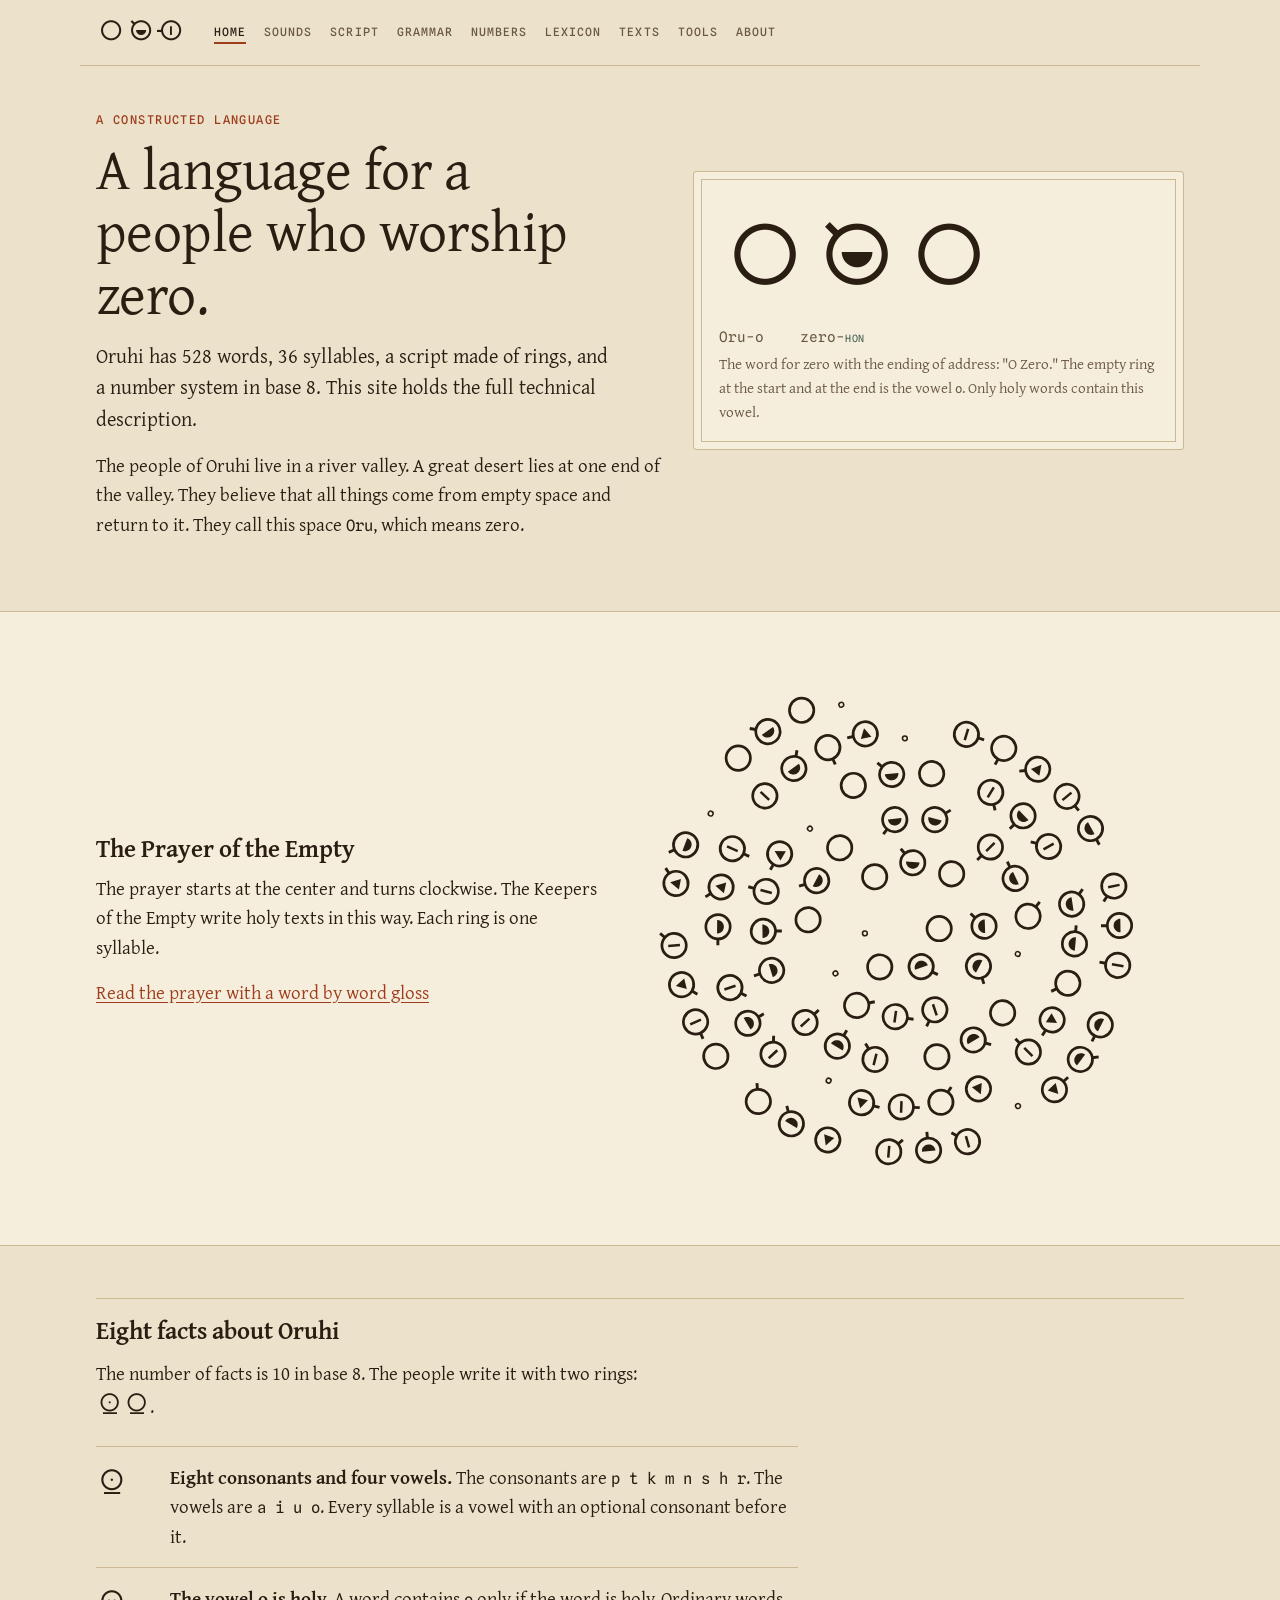
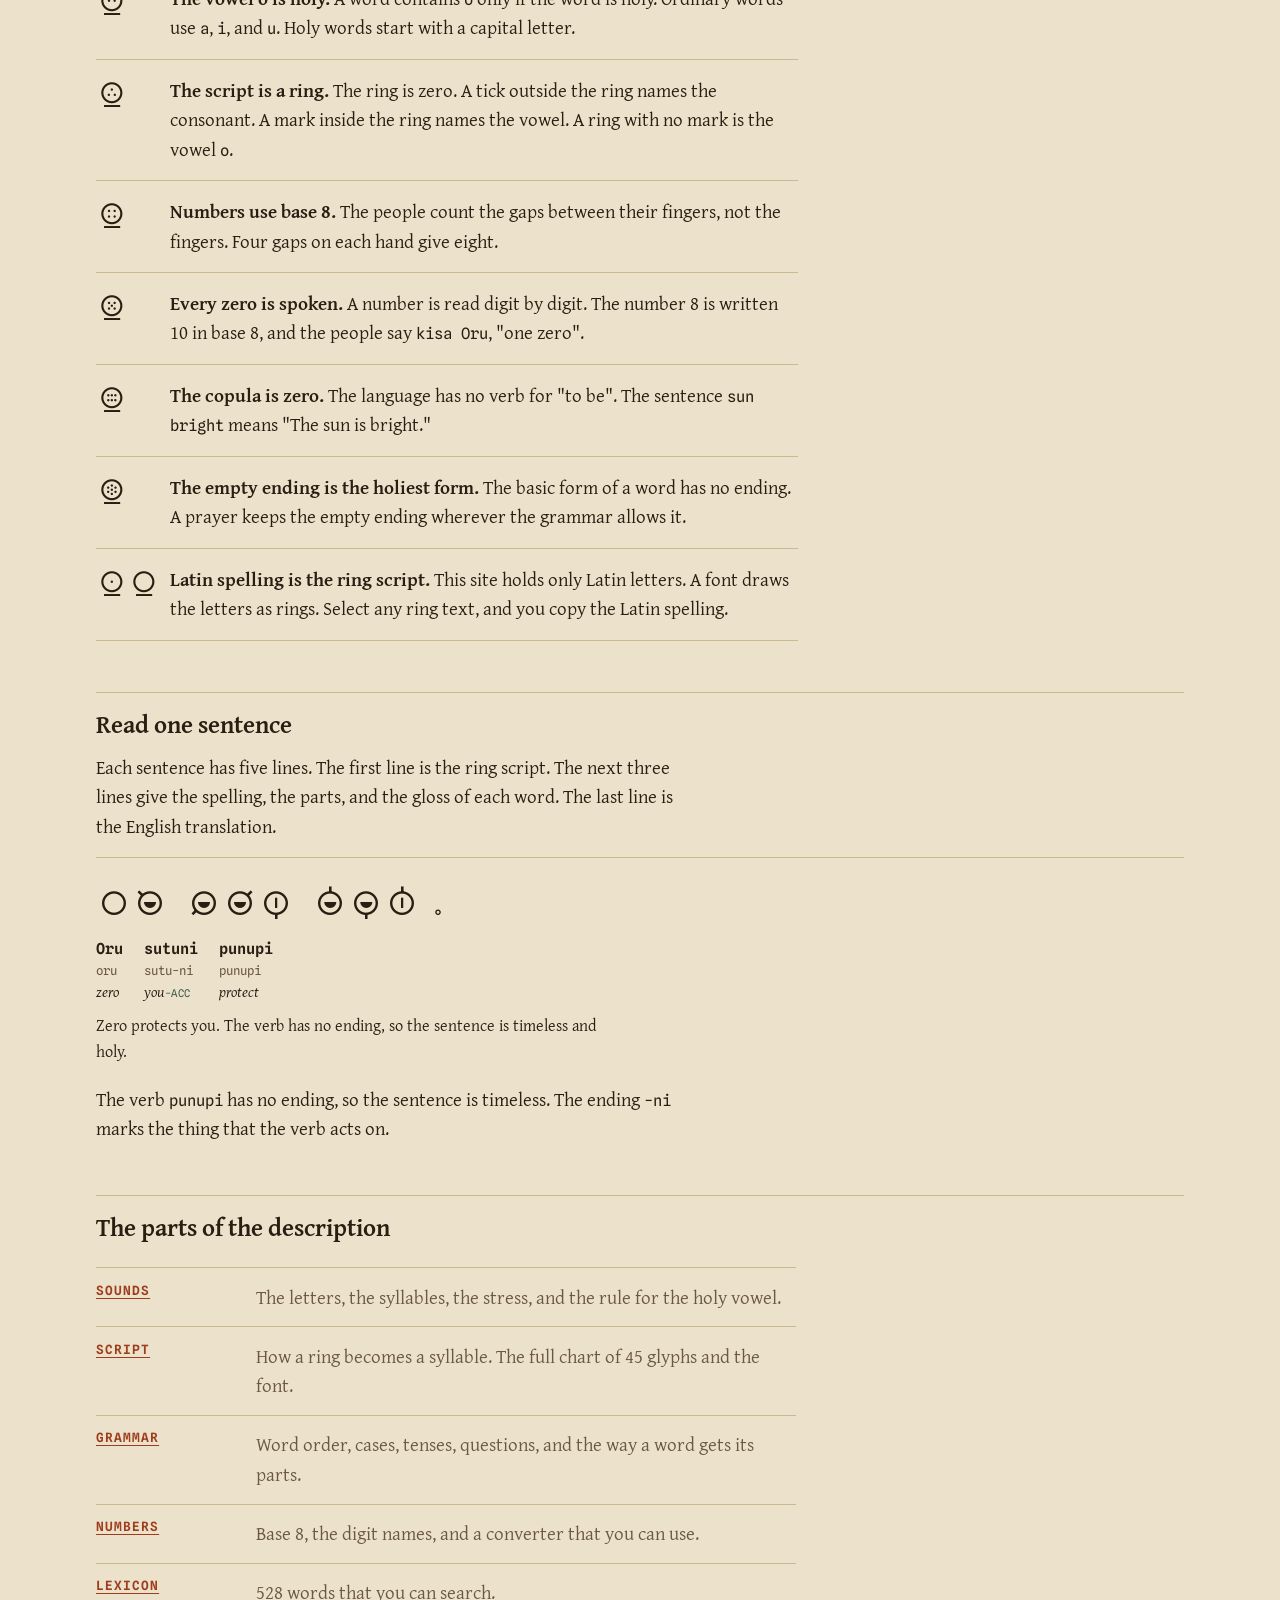
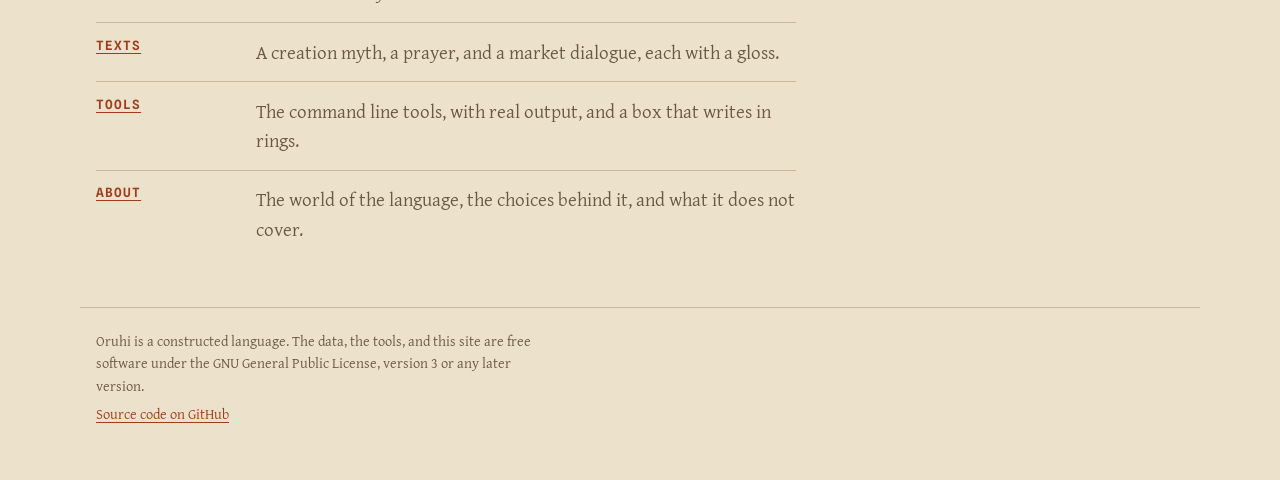
<file: docs/index.html>
<!doctype html>
<html lang="en">
<head>
<meta charset="utf-8">
<meta name="viewport" content="width=device-width, initial-scale=1">
<title>Oruhi, a language built on zero</title>
<meta name="description" content="Oruhi is a constructed language for a fictional people who worship the number zero. It has its own sounds, a ring script, base 8 numbers, and a full technical description.">
<link rel="preconnect" href="https://fonts.googleapis.com">
<link rel="preconnect" href="https://fonts.gstatic.com" crossorigin>
<link href="https://fonts.googleapis.com/css2?family=Gentium+Plus:ital,wght@0,400;0,700;1,400&amp;family=Spline+Sans+Mono:wght@400;500;600&amp;display=swap" rel="stylesheet">
<link rel="stylesheet" href="style.css">
<link rel="icon" href="img/favicon.svg" type="image/svg+xml">
</head>
<body>
<a class="skip" href="#main">Skip to the content</a>
<!--gen:nav--><nav class="site" aria-label="Pages"><a class="brand" href="index.html"><span class="ring" lang="x-oruhi">Oruhi</span><span class="sr">Oruhi</span></a><ul><li><a href="index.html" aria-current="page">Home</a></li><li><a href="sounds.html">Sounds</a></li><li><a href="script.html">Script</a></li><li><a href="grammar.html">Grammar</a></li><li><a href="numbers.html">Numbers</a></li><li><a href="lexicon.html">Lexicon</a></li><li><a href="texts.html">Texts</a></li><li><a href="tools.html">Tools</a></li><li><a href="about.html">About</a></li></ul></nav><!--/gen:nav-->
<main id="main">
  <div class="wrap">
    <div class="hero">
      <div>
        <p class="kicker">A constructed language</p>
        <h1>A language for a people who worship zero.</h1>
        <p class="lead">Oruhi has <!--gen:count words-->528<!--/gen:count--> words, <!--gen:count syllables-->36<!--/gen:count--> syllables, a script made of rings, and a number system in base 8. This site holds the full technical description.</p>
        <p>The people of Oruhi live in a river valley. A great desert lies at one end of the valley. They believe that all things come from empty space and return to it. They call this space <code>Oru</code>, which means zero.</p>
      </div>
      <div class="tablet">
        <span class="ring" lang="x-oruhi">Oruo</span>
        <p class="gl-line">Oru-o &nbsp;&nbsp; zero-<span class="lab">HON</span></p>
        <p>The word for zero with the ending of address: "O Zero." The empty ring at the start and at the end is the vowel <code>o</code>. Only holy words contain this vowel.</p>
      </div>
    </div>
  </div>

  <section class="band" aria-labelledby="prayer-h">
    <div class="wrap">
      <div>
        <h2 id="prayer-h">The Prayer of the Empty</h2>
        <p>The prayer starts at the center and turns clockwise. The Keepers of the Empty write holy texts in this way. Each ring is one syllable.</p>
        <p><a href="texts.html">Read the prayer with a word by word gloss</a></p>
      </div>
      <div><!--gen:spiral prayer--><svg class="spiral" xmlns="http://www.w3.org/2000/svg" viewBox="0 0 12260 12260" role="img" aria-label="Oruo. Oruo sutu Tihiso. Oruo sutu Nihuro. Oruo minuni punupiha. Oruo minusi Ruhumokani Asohiha. minusi hurani Itunoha. Kinosakiku minuni kuruha. minusi Amumo Ohisati taru. Oruo." fill="currentColor"><g transform="translate(6830.1 6130.1) rotate(90.00) scale(1 -1)"><circle cx="0" cy="0" r="270" fill="none" stroke="currentColor" stroke-width="60"/></g><g transform="translate(6430.6 6973.8) rotate(160.40) scale(1 -1)"><circle cx="0" cy="0" r="270" fill="none" stroke="currentColor" stroke-width="60"/><rect x="-70" y="-32" width="140" height="64" transform="translate(-240.4 240.4) rotate(135)"/><polygon points="-150.0,20.0 150.0,20.0 147.7,-6.0 141.0,-31.3 129.9,-55.0 114.9,-76.4 96.4,-94.9 75.0,-109.9 51.3,-121.0 26.0,-127.7 0.0,-130.0 -26.0,-127.7 -51.3,-121.0 -75.0,-109.9 -96.4,-94.9 -114.9,-76.4 -129.9,-55.0 -141.0,-31.3 -147.7,-6.0"/></g><g transform="translate(5513.7 6980.0) rotate(215.95) scale(1 -1)"><circle cx="0" cy="0" r="270" fill="none" stroke="currentColor" stroke-width="60"/></g><g transform="translate(4955.6 6263.0) rotate(263.55) scale(1 -1)"><circle cx="0" cy="-230" r="53" fill="none" stroke="currentColor" stroke-width="34"/></g><g transform="translate(5400.9 4982.3) rotate(327.57) scale(1 -1)"><circle cx="0" cy="0" r="270" fill="none" stroke="currentColor" stroke-width="60"/></g><g transform="translate(6244.4 4672.2) rotate(364.48) scale(1 -1)"><circle cx="0" cy="0" r="270" fill="none" stroke="currentColor" stroke-width="60"/><rect x="-70" y="-32" width="140" height="64" transform="translate(-240.4 240.4) rotate(135)"/><polygon points="-150.0,20.0 150.0,20.0 147.7,-6.0 141.0,-31.3 129.9,-55.0 114.9,-76.4 96.4,-94.9 75.0,-109.9 51.3,-121.0 26.0,-127.7 0.0,-130.0 -26.0,-127.7 -51.3,-121.0 -75.0,-109.9 -96.4,-94.9 -114.9,-76.4 -129.9,-55.0 -141.0,-31.3 -147.7,-6.0"/></g><g transform="translate(7107.0 4916.6) rotate(398.83) scale(1 -1)"><circle cx="0" cy="0" r="270" fill="none" stroke="currentColor" stroke-width="60"/></g><g transform="translate(7824.5 6078.0) rotate(448.24) scale(1 -1)"><circle cx="0" cy="0" r="270" fill="none" stroke="currentColor" stroke-width="60"/><rect x="-70" y="-32" width="140" height="64" transform="translate(-240.4 -240.4) rotate(-135)"/><polygon points="-150.0,20.0 150.0,20.0 147.7,-6.0 141.0,-31.3 129.9,-55.0 114.9,-76.4 96.4,-94.9 75.0,-109.9 51.3,-121.0 26.0,-127.7 0.0,-130.0 -26.0,-127.7 -51.3,-121.0 -75.0,-109.9 -96.4,-94.9 -114.9,-76.4 -129.9,-55.0 -141.0,-31.3 -147.7,-6.0"/></g><g transform="translate(7700.8 6962.5) rotate(477.92) scale(1 -1)"><circle cx="0" cy="0" r="270" fill="none" stroke="currentColor" stroke-width="60"/><rect x="-70" y="-32" width="140" height="64" transform="translate(240.4 240.4) rotate(45)"/><polygon points="-150.0,20.0 150.0,20.0 147.7,-6.0 141.0,-31.3 129.9,-55.0 114.9,-76.4 96.4,-94.9 75.0,-109.9 51.3,-121.0 26.0,-127.7 0.0,-130.0 -26.0,-127.7 -51.3,-121.0 -75.0,-109.9 -96.4,-94.9 -114.9,-76.4 -129.9,-55.0 -141.0,-31.3 -147.7,-6.0"/></g><g transform="translate(6733.8 7930.1) rotate(521.46) scale(1 -1)"><circle cx="0" cy="0" r="270" fill="none" stroke="currentColor" stroke-width="60"/><rect x="-70" y="-32" width="140" height="64" transform="translate(240.4 240.4) rotate(45)"/><rect x="-28" y="-130" width="56" height="260" transform="translate(0.0 0.0) rotate(0)"/></g><g transform="translate(5856.2 8083.2) rotate(547.98) scale(1 -1)"><circle cx="0" cy="0" r="270" fill="none" stroke="currentColor" stroke-width="60"/><rect x="-70" y="-32" width="140" height="64" transform="translate(-340.0 0.0) rotate(180)"/><rect x="-28" y="-130" width="56" height="260" transform="translate(0.0 0.0) rotate(0)"/></g><g transform="translate(5001.7 7833.4) rotate(573.53) scale(1 -1)"><circle cx="0" cy="0" r="270" fill="none" stroke="currentColor" stroke-width="60"/><rect x="-70" y="-32" width="140" height="64" transform="translate(-240.4 -240.4) rotate(-135)"/></g><g transform="translate(4335.8 7243.3) rotate(598.19) scale(1 -1)"><circle cx="0" cy="-230" r="53" fill="none" stroke="currentColor" stroke-width="34"/></g><g transform="translate(3924.7 5935.8) rotate(635.04) scale(1 -1)"><circle cx="0" cy="0" r="270" fill="none" stroke="currentColor" stroke-width="60"/></g><g transform="translate(4115.8 5068.0) rotate(657.80) scale(1 -1)"><circle cx="0" cy="0" r="270" fill="none" stroke="currentColor" stroke-width="60"/><rect x="-70" y="-32" width="140" height="64" transform="translate(-240.4 240.4) rotate(135)"/><polygon points="-150.0,20.0 150.0,20.0 147.7,-6.0 141.0,-31.3 129.9,-55.0 114.9,-76.4 96.4,-94.9 75.0,-109.9 51.3,-121.0 26.0,-127.7 0.0,-130.0 -26.0,-127.7 -51.3,-121.0 -75.0,-109.9 -96.4,-94.9 -114.9,-76.4 -129.9,-55.0 -141.0,-31.3 -147.7,-6.0"/></g><g transform="translate(4625.0 4340.1) rotate(679.94) scale(1 -1)"><circle cx="0" cy="0" r="270" fill="none" stroke="currentColor" stroke-width="60"/></g><g transform="translate(5846.3 3715.4) rotate(713.30) scale(1 -1)"><circle cx="0" cy="0" r="270" fill="none" stroke="currentColor" stroke-width="60"/><rect x="-70" y="-32" width="140" height="64" transform="translate(-240.4 -240.4) rotate(-135)"/><polygon points="-150.0,20.0 150.0,20.0 147.7,-6.0 141.0,-31.3 129.9,-55.0 114.9,-76.4 96.4,-94.9 75.0,-109.9 51.3,-121.0 26.0,-127.7 0.0,-130.0 -26.0,-127.7 -51.3,-121.0 -75.0,-109.9 -96.4,-94.9 -114.9,-76.4 -129.9,-55.0 -141.0,-31.3 -147.7,-6.0"/></g><g transform="translate(6733.8 3715.5) rotate(734.04) scale(1 -1)"><circle cx="0" cy="0" r="270" fill="none" stroke="currentColor" stroke-width="60"/><rect x="-70" y="-32" width="140" height="64" transform="translate(240.4 240.4) rotate(45)"/><polygon points="-150.0,20.0 150.0,20.0 147.7,-6.0 141.0,-31.3 129.9,-55.0 114.9,-76.4 96.4,-94.9 75.0,-109.9 51.3,-121.0 26.0,-127.7 0.0,-130.0 -26.0,-127.7 -51.3,-121.0 -75.0,-109.9 -96.4,-94.9 -114.9,-76.4 -129.9,-55.0 -141.0,-31.3 -147.7,-6.0"/></g><g transform="translate(7965.1 4321.9) rotate(765.42) scale(1 -1)"><circle cx="0" cy="0" r="270" fill="none" stroke="currentColor" stroke-width="60"/><rect x="-70" y="-32" width="140" height="64" transform="translate(0.0 -340.0) rotate(-90)"/><rect x="-28" y="-130" width="56" height="260" transform="translate(0.0 0.0) rotate(0)"/></g><g transform="translate(8514.2 5018.4) rotate(785.00) scale(1 -1)"><circle cx="0" cy="0" r="270" fill="none" stroke="currentColor" stroke-width="60"/><rect x="-70" y="-32" width="140" height="64" transform="translate(-340.0 0.0) rotate(180)"/><polygon points="-150.0,20.0 150.0,20.0 147.7,-6.0 141.0,-31.3 129.9,-55.0 114.9,-76.4 96.4,-94.9 75.0,-109.9 51.3,-121.0 26.0,-127.7 0.0,-130.0 -26.0,-127.7 -51.3,-121.0 -75.0,-109.9 -96.4,-94.9 -114.9,-76.4 -129.9,-55.0 -141.0,-31.3 -147.7,-6.0"/></g><g transform="translate(8800.1 5857.7) rotate(804.17) scale(1 -1)"><circle cx="0" cy="0" r="270" fill="none" stroke="currentColor" stroke-width="60"/><rect x="-70" y="-32" width="140" height="64" transform="translate(-240.4 240.4) rotate(135)"/></g><g transform="translate(8796.4 6744.3) rotate(822.97) scale(1 -1)"><circle cx="0" cy="-230" r="53" fill="none" stroke="currentColor" stroke-width="34"/></g><g transform="translate(8236.6 7998.3) rotate(851.57) scale(1 -1)"><circle cx="0" cy="0" r="270" fill="none" stroke="currentColor" stroke-width="60"/></g><g transform="translate(7584.8 8598.7) rotate(869.49) scale(1 -1)"><circle cx="0" cy="0" r="270" fill="none" stroke="currentColor" stroke-width="60"/><rect x="-70" y="-32" width="140" height="64" transform="translate(-240.4 240.4) rotate(135)"/><polygon points="-150.0,20.0 150.0,20.0 147.7,-6.0 141.0,-31.3 129.9,-55.0 114.9,-76.4 96.4,-94.9 75.0,-109.9 51.3,-121.0 26.0,-127.7 0.0,-130.0 -26.0,-127.7 -51.3,-121.0 -75.0,-109.9 -96.4,-94.9 -114.9,-76.4 -129.9,-55.0 -141.0,-31.3 -147.7,-6.0"/></g><g transform="translate(6780.8 8970.8) rotate(887.10) scale(1 -1)"><circle cx="0" cy="0" r="270" fill="none" stroke="currentColor" stroke-width="60"/></g><g transform="translate(5408.3 9030.5) rotate(913.98) scale(1 -1)"><circle cx="0" cy="0" r="270" fill="none" stroke="currentColor" stroke-width="60"/><rect x="-70" y="-32" width="140" height="64" transform="translate(240.4 -240.4) rotate(-45)"/><rect x="-28" y="-130" width="56" height="260" transform="translate(0.0 0.0) rotate(0)"/></g><g transform="translate(4573.0 8736.1) rotate(930.86) scale(1 -1)"><circle cx="0" cy="0" r="270" fill="none" stroke="currentColor" stroke-width="60"/><rect x="-70" y="-32" width="140" height="64" transform="translate(0.0 -340.0) rotate(-90)"/><polygon points="-150.0,20.0 150.0,20.0 147.7,-6.0 141.0,-31.3 129.9,-55.0 114.9,-76.4 96.4,-94.9 75.0,-109.9 51.3,-121.0 26.0,-127.7 0.0,-130.0 -26.0,-127.7 -51.3,-121.0 -75.0,-109.9 -96.4,-94.9 -114.9,-76.4 -129.9,-55.0 -141.0,-31.3 -147.7,-6.0"/></g><g transform="translate(3858.5 8212.9) rotate(947.48) scale(1 -1)"><circle cx="0" cy="0" r="270" fill="none" stroke="currentColor" stroke-width="60"/><rect x="-70" y="-32" width="140" height="64" transform="translate(0.0 -340.0) rotate(-90)"/><rect x="-28" y="-130" width="56" height="260" transform="translate(0.0 0.0) rotate(0)"/></g><g transform="translate(3116.7 7056.3) rotate(972.92) scale(1 -1)"><circle cx="0" cy="0" r="270" fill="none" stroke="currentColor" stroke-width="60"/><rect x="-70" y="-32" width="140" height="64" transform="translate(0.0 340.0) rotate(90)"/><polygon points="-150.0,20.0 150.0,20.0 147.7,-6.0 141.0,-31.3 129.9,-55.0 114.9,-76.4 96.4,-94.9 75.0,-109.9 51.3,-121.0 26.0,-127.7 0.0,-130.0 -26.0,-127.7 -51.3,-121.0 -75.0,-109.9 -96.4,-94.9 -114.9,-76.4 -129.9,-55.0 -141.0,-31.3 -147.7,-6.0"/></g><g transform="translate(2933.7 6190.1) rotate(988.93) scale(1 -1)"><circle cx="0" cy="0" r="270" fill="none" stroke="currentColor" stroke-width="60"/><rect x="-70" y="-32" width="140" height="64" transform="translate(0.0 -340.0) rotate(-90)"/><polygon points="-150.0,20.0 150.0,20.0 147.7,-6.0 141.0,-31.3 129.9,-55.0 114.9,-76.4 96.4,-94.9 75.0,-109.9 51.3,-121.0 26.0,-127.7 0.0,-130.0 -26.0,-127.7 -51.3,-121.0 -75.0,-109.9 -96.4,-94.9 -114.9,-76.4 -129.9,-55.0 -141.0,-31.3 -147.7,-6.0"/></g><g transform="translate(2995.5 5307.1) rotate(1004.71) scale(1 -1)"><circle cx="0" cy="0" r="270" fill="none" stroke="currentColor" stroke-width="60"/><rect x="-70" y="-32" width="140" height="64" transform="translate(0.0 340.0) rotate(90)"/><rect x="-28" y="-130" width="56" height="260" transform="translate(0.0 0.0) rotate(0)"/></g><g transform="translate(3294.3 4473.9) rotate(1020.29) scale(1 -1)"><circle cx="0" cy="0" r="270" fill="none" stroke="currentColor" stroke-width="60"/><rect x="-70" y="-32" width="140" height="64" transform="translate(-340.0 0.0) rotate(180)"/><polygon points="0.0,130.0 120.0,-90.0 -120.0,-90.0"/></g><g transform="translate(3804.8 3750.9) rotate(1035.66) scale(1 -1)"><circle cx="0" cy="-230" r="53" fill="none" stroke="currentColor" stroke-width="34"/></g><g transform="translate(4927.6 2958.1) rotate(1059.24) scale(1 -1)"><circle cx="0" cy="0" r="270" fill="none" stroke="currentColor" stroke-width="60"/></g><g transform="translate(5778.3 2714.6) rotate(1074.12) scale(1 -1)"><circle cx="0" cy="0" r="270" fill="none" stroke="currentColor" stroke-width="60"/><rect x="-70" y="-32" width="140" height="64" transform="translate(-240.4 240.4) rotate(135)"/><polygon points="-150.0,20.0 150.0,20.0 147.7,-6.0 141.0,-31.3 129.9,-55.0 114.9,-76.4 96.4,-94.9 75.0,-109.9 51.3,-121.0 26.0,-127.7 0.0,-130.0 -26.0,-127.7 -51.3,-121.0 -75.0,-109.9 -96.4,-94.9 -114.9,-76.4 -129.9,-55.0 -141.0,-31.3 -147.7,-6.0"/></g><g transform="translate(6662.9 2696.7) rotate(1088.82) scale(1 -1)"><circle cx="0" cy="0" r="270" fill="none" stroke="currentColor" stroke-width="60"/></g><g transform="translate(7973.6 3111.3) rotate(1111.41) scale(1 -1)"><circle cx="0" cy="0" r="270" fill="none" stroke="currentColor" stroke-width="60"/><rect x="-70" y="-32" width="140" height="64" transform="translate(240.4 -240.4) rotate(-45)"/><rect x="-28" y="-130" width="56" height="260" transform="translate(0.0 0.0) rotate(0)"/></g><g transform="translate(8689.3 3631.2) rotate(1125.68) scale(1 -1)"><circle cx="0" cy="0" r="270" fill="none" stroke="currentColor" stroke-width="60"/><rect x="-70" y="-32" width="140" height="64" transform="translate(0.0 -340.0) rotate(-90)"/><polygon points="-150.0,20.0 150.0,20.0 147.7,-6.0 141.0,-31.3 129.9,-55.0 114.9,-76.4 96.4,-94.9 75.0,-109.9 51.3,-121.0 26.0,-127.7 0.0,-130.0 -26.0,-127.7 -51.3,-121.0 -75.0,-109.9 -96.4,-94.9 -114.9,-76.4 -129.9,-55.0 -141.0,-31.3 -147.7,-6.0"/></g><g transform="translate(9255.3 4311.0) rotate(1139.80) scale(1 -1)"><circle cx="0" cy="0" r="270" fill="none" stroke="currentColor" stroke-width="60"/><rect x="-70" y="-32" width="140" height="64" transform="translate(-240.4 -240.4) rotate(-135)"/><rect x="-28" y="-130" width="56" height="260" transform="translate(0.0 0.0) rotate(0)"/></g><g transform="translate(9766.3 5587.4) rotate(1161.51) scale(1 -1)"><circle cx="0" cy="0" r="270" fill="none" stroke="currentColor" stroke-width="60"/><rect x="-70" y="-32" width="140" height="64" transform="translate(-240.4 240.4) rotate(135)"/><polygon points="-150.0,20.0 150.0,20.0 147.7,-6.0 141.0,-31.3 129.9,-55.0 114.9,-76.4 96.4,-94.9 75.0,-109.9 51.3,-121.0 26.0,-127.7 0.0,-130.0 -26.0,-127.7 -51.3,-121.0 -75.0,-109.9 -96.4,-94.9 -114.9,-76.4 -129.9,-55.0 -141.0,-31.3 -147.7,-6.0"/></g><g transform="translate(9829.2 6469.6) rotate(1175.24) scale(1 -1)"><circle cx="0" cy="0" r="270" fill="none" stroke="currentColor" stroke-width="60"/><rect x="-70" y="-32" width="140" height="64" transform="translate(-340.0 0.0) rotate(180)"/><polygon points="-150.0,20.0 150.0,20.0 147.7,-6.0 141.0,-31.3 129.9,-55.0 114.9,-76.4 96.4,-94.9 75.0,-109.9 51.3,-121.0 26.0,-127.7 0.0,-130.0 -26.0,-127.7 -51.3,-121.0 -75.0,-109.9 -96.4,-94.9 -114.9,-76.4 -129.9,-55.0 -141.0,-31.3 -147.7,-6.0"/></g><g transform="translate(9681.5 7341.6) rotate(1188.84) scale(1 -1)"><circle cx="0" cy="0" r="270" fill="none" stroke="currentColor" stroke-width="60"/><rect x="-70" y="-32" width="140" height="64" transform="translate(240.4 -240.4) rotate(-45)"/></g><g transform="translate(9333.8 8154.7) rotate(1202.29) scale(1 -1)"><circle cx="0" cy="0" r="270" fill="none" stroke="currentColor" stroke-width="60"/><rect x="-70" y="-32" width="140" height="64" transform="translate(340.0 0.0) rotate(0)"/><polygon points="0.0,130.0 120.0,-90.0 -120.0,-90.0"/></g><g transform="translate(8806.9 8864.9) rotate(1215.61) scale(1 -1)"><circle cx="0" cy="0" r="270" fill="none" stroke="currentColor" stroke-width="60"/><rect x="-70" y="-32" width="140" height="64" transform="translate(0.0 -340.0) rotate(-90)"/><rect x="-28" y="-130" width="56" height="260" transform="translate(0.0 0.0) rotate(0)"/></g><g transform="translate(7700.9 9682.1) rotate(1236.14) scale(1 -1)"><circle cx="0" cy="0" r="270" fill="none" stroke="currentColor" stroke-width="60"/><polygon points="0.0,130.0 120.0,-90.0 -120.0,-90.0"/></g><g transform="translate(6868.4 9979.8) rotate(1249.14) scale(1 -1)"><circle cx="0" cy="0" r="270" fill="none" stroke="currentColor" stroke-width="60"/><rect x="-70" y="-32" width="140" height="64" transform="translate(-240.4 -240.4) rotate(-135)"/></g><g transform="translate(5990.3 10083.3) rotate(1262.03) scale(1 -1)"><circle cx="0" cy="0" r="270" fill="none" stroke="currentColor" stroke-width="60"/><rect x="-70" y="-32" width="140" height="64" transform="translate(-340.0 0.0) rotate(180)"/><rect x="-28" y="-130" width="56" height="260" transform="translate(0.0 0.0) rotate(0)"/></g><g transform="translate(5111.3 9989.0) rotate(1274.79) scale(1 -1)"><circle cx="0" cy="0" r="270" fill="none" stroke="currentColor" stroke-width="60"/><rect x="-70" y="-32" width="140" height="64" transform="translate(-340.0 0.0) rotate(180)"/><polygon points="0.0,130.0 120.0,-90.0 -120.0,-90.0"/></g><g transform="translate(4274.6 9703.3) rotate(1287.44) scale(1 -1)"><circle cx="0" cy="-230" r="53" fill="none" stroke="currentColor" stroke-width="34"/></g><g transform="translate(3147.7 8915.0) rotate(1306.96) scale(1 -1)"><circle cx="0" cy="0" r="270" fill="none" stroke="currentColor" stroke-width="60"/><rect x="-70" y="-32" width="140" height="64" transform="translate(240.4 -240.4) rotate(-45)"/><rect x="-28" y="-130" width="56" height="260" transform="translate(0.0 0.0) rotate(0)"/></g><g transform="translate(2590.6 8228.6) rotate(1319.34) scale(1 -1)"><circle cx="0" cy="0" r="270" fill="none" stroke="currentColor" stroke-width="60"/><rect x="-70" y="-32" width="140" height="64" transform="translate(0.0 -340.0) rotate(-90)"/><polygon points="-150.0,20.0 150.0,20.0 147.7,-6.0 141.0,-31.3 129.9,-55.0 114.9,-76.4 96.4,-94.9 75.0,-109.9 51.3,-121.0 26.0,-127.7 0.0,-130.0 -26.0,-127.7 -51.3,-121.0 -75.0,-109.9 -96.4,-94.9 -114.9,-76.4 -129.9,-55.0 -141.0,-31.3 -147.7,-6.0"/></g><g transform="translate(2193.1 7439.1) rotate(1331.61) scale(1 -1)"><circle cx="0" cy="0" r="270" fill="none" stroke="currentColor" stroke-width="60"/><rect x="-70" y="-32" width="140" height="64" transform="translate(-240.4 -240.4) rotate(-135)"/><rect x="-28" y="-130" width="56" height="260" transform="translate(0.0 0.0) rotate(0)"/></g><g transform="translate(1928.8 6089.3) rotate(1350.56) scale(1 -1)"><circle cx="0" cy="0" r="270" fill="none" stroke="currentColor" stroke-width="60"/><rect x="-70" y="-32" width="140" height="64" transform="translate(-340.0 0.0) rotate(180)"/><polygon points="-150.0,20.0 150.0,20.0 147.7,-6.0 141.0,-31.3 129.9,-55.0 114.9,-76.4 96.4,-94.9 75.0,-109.9 51.3,-121.0 26.0,-127.7 0.0,-130.0 -26.0,-127.7 -51.3,-121.0 -75.0,-109.9 -96.4,-94.9 -114.9,-76.4 -129.9,-55.0 -141.0,-31.3 -147.7,-6.0"/></g><g transform="translate(1996.8 5208.1) rotate(1362.58) scale(1 -1)"><circle cx="0" cy="0" r="270" fill="none" stroke="currentColor" stroke-width="60"/><rect x="-70" y="-32" width="140" height="64" transform="translate(-240.4 240.4) rotate(135)"/><polygon points="0.0,130.0 120.0,-90.0 -120.0,-90.0"/></g><g transform="translate(2246.4 4360.2) rotate(1374.50) scale(1 -1)"><circle cx="0" cy="0" r="270" fill="none" stroke="currentColor" stroke-width="60"/><rect x="-70" y="-32" width="140" height="64" transform="translate(0.0 -340.0) rotate(-90)"/><rect x="-28" y="-130" width="56" height="260" transform="translate(0.0 0.0) rotate(0)"/></g><g transform="translate(2967.3 3188.7) rotate(1392.92) scale(1 -1)"><circle cx="0" cy="0" r="270" fill="none" stroke="currentColor" stroke-width="60"/><rect x="-28" y="-130" width="56" height="260" transform="translate(0.0 0.0) rotate(0)"/></g><g transform="translate(3610.2 2582.3) rotate(1404.61) scale(1 -1)"><circle cx="0" cy="0" r="270" fill="none" stroke="currentColor" stroke-width="60"/><rect x="-70" y="-32" width="140" height="64" transform="translate(240.4 240.4) rotate(45)"/><polygon points="-150.0,20.0 150.0,20.0 147.7,-6.0 141.0,-31.3 129.9,-55.0 114.9,-76.4 96.4,-94.9 75.0,-109.9 51.3,-121.0 26.0,-127.7 0.0,-130.0 -26.0,-127.7 -51.3,-121.0 -75.0,-109.9 -96.4,-94.9 -114.9,-76.4 -129.9,-55.0 -141.0,-31.3 -147.7,-6.0"/></g><g transform="translate(4362.4 2118.4) rotate(1416.22) scale(1 -1)"><circle cx="0" cy="0" r="270" fill="none" stroke="currentColor" stroke-width="60"/><rect x="-70" y="-32" width="140" height="64" transform="translate(0.0 -340.0) rotate(-90)"/></g><g transform="translate(5192.3 1814.9) rotate(1427.74) scale(1 -1)"><circle cx="0" cy="0" r="270" fill="none" stroke="currentColor" stroke-width="60"/><rect x="-70" y="-32" width="140" height="64" transform="translate(-340.0 0.0) rotate(180)"/><polygon points="0.0,130.0 120.0,-90.0 -120.0,-90.0"/></g><g transform="translate(6066.1 1682.9) rotate(1439.18) scale(1 -1)"><circle cx="0" cy="-230" r="53" fill="none" stroke="currentColor" stroke-width="34"/></g><g transform="translate(7434.2 1826.6) rotate(1456.86) scale(1 -1)"><circle cx="0" cy="0" r="270" fill="none" stroke="currentColor" stroke-width="60"/><rect x="-70" y="-32" width="140" height="64" transform="translate(340.0 0.0) rotate(0)"/><rect x="-28" y="-130" width="56" height="260" transform="translate(0.0 0.0) rotate(0)"/></g><g transform="translate(8262.1 2135.4) rotate(1468.09) scale(1 -1)"><circle cx="0" cy="0" r="270" fill="none" stroke="currentColor" stroke-width="60"/><rect x="-70" y="-32" width="140" height="64" transform="translate(0.0 -340.0) rotate(-90)"/></g><g transform="translate(9014.2 2599.3) rotate(1479.24) scale(1 -1)"><circle cx="0" cy="0" r="270" fill="none" stroke="currentColor" stroke-width="60"/><rect x="-70" y="-32" width="140" height="64" transform="translate(-240.4 -240.4) rotate(-135)"/><polygon points="0.0,130.0 120.0,-90.0 -120.0,-90.0"/></g><g transform="translate(9662.5 3199.6) rotate(1490.32) scale(1 -1)"><circle cx="0" cy="0" r="270" fill="none" stroke="currentColor" stroke-width="60"/><rect x="-70" y="-32" width="140" height="64" transform="translate(340.0 0.0) rotate(0)"/><rect x="-28" y="-130" width="56" height="260" transform="translate(0.0 0.0) rotate(0)"/></g><g transform="translate(10183.8 3913.0) rotate(1501.32) scale(1 -1)"><circle cx="0" cy="0" r="270" fill="none" stroke="currentColor" stroke-width="60"/><rect x="-70" y="-32" width="140" height="64" transform="translate(340.0 0.0) rotate(0)"/><polygon points="-150.0,20.0 150.0,20.0 147.7,-6.0 141.0,-31.3 129.9,-55.0 114.9,-76.4 96.4,-94.9 75.0,-109.9 51.3,-121.0 26.0,-127.7 0.0,-130.0 -26.0,-127.7 -51.3,-121.0 -75.0,-109.9 -96.4,-94.9 -114.9,-76.4 -129.9,-55.0 -141.0,-31.3 -147.7,-6.0"/></g><g transform="translate(10701.6 5187.5) rotate(1518.35) scale(1 -1)"><circle cx="0" cy="0" r="270" fill="none" stroke="currentColor" stroke-width="60"/><rect x="-70" y="-32" width="140" height="64" transform="translate(240.4 -240.4) rotate(-45)"/><rect x="-28" y="-130" width="56" height="260" transform="translate(0.0 0.0) rotate(0)"/></g><g transform="translate(10827.3 6062.1) rotate(1529.17) scale(1 -1)"><circle cx="0" cy="0" r="270" fill="none" stroke="currentColor" stroke-width="60"/><rect x="-70" y="-32" width="140" height="64" transform="translate(0.0 -340.0) rotate(-90)"/><polygon points="-150.0,20.0 150.0,20.0 147.7,-6.0 141.0,-31.3 129.9,-55.0 114.9,-76.4 96.4,-94.9 75.0,-109.9 51.3,-121.0 26.0,-127.7 0.0,-130.0 -26.0,-127.7 -51.3,-121.0 -75.0,-109.9 -96.4,-94.9 -114.9,-76.4 -129.9,-55.0 -141.0,-31.3 -147.7,-6.0"/></g><g transform="translate(10787.0 6944.7) rotate(1539.92) scale(1 -1)"><circle cx="0" cy="0" r="270" fill="none" stroke="currentColor" stroke-width="60"/><rect x="-70" y="-32" width="140" height="64" transform="translate(0.0 -340.0) rotate(-90)"/><rect x="-28" y="-130" width="56" height="260" transform="translate(0.0 0.0) rotate(0)"/></g><g transform="translate(10400.0 8264.9) rotate(1556.56) scale(1 -1)"><circle cx="0" cy="0" r="270" fill="none" stroke="currentColor" stroke-width="60"/><rect x="-70" y="-32" width="140" height="64" transform="translate(340.0 0.0) rotate(0)"/><polygon points="-150.0,20.0 150.0,20.0 147.7,-6.0 141.0,-31.3 129.9,-55.0 114.9,-76.4 96.4,-94.9 75.0,-109.9 51.3,-121.0 26.0,-127.7 0.0,-130.0 -26.0,-127.7 -51.3,-121.0 -75.0,-109.9 -96.4,-94.9 -114.9,-76.4 -129.9,-55.0 -141.0,-31.3 -147.7,-6.0"/></g><g transform="translate(9958.9 9030.3) rotate(1567.14) scale(1 -1)"><circle cx="0" cy="0" r="270" fill="none" stroke="currentColor" stroke-width="60"/><rect x="-70" y="-32" width="140" height="64" transform="translate(-240.4 240.4) rotate(135)"/><polygon points="-150.0,20.0 150.0,20.0 147.7,-6.0 141.0,-31.3 129.9,-55.0 114.9,-76.4 96.4,-94.9 75.0,-109.9 51.3,-121.0 26.0,-127.7 0.0,-130.0 -26.0,-127.7 -51.3,-121.0 -75.0,-109.9 -96.4,-94.9 -114.9,-76.4 -129.9,-55.0 -141.0,-31.3 -147.7,-6.0"/></g><g transform="translate(9385.0 9702.0) rotate(1577.66) scale(1 -1)"><circle cx="0" cy="0" r="270" fill="none" stroke="currentColor" stroke-width="60"/><rect x="-70" y="-32" width="140" height="64" transform="translate(-340.0 0.0) rotate(180)"/><polygon points="0.0,130.0 120.0,-90.0 -120.0,-90.0"/></g><g transform="translate(8698.4 10257.8) rotate(1588.11) scale(1 -1)"><circle cx="0" cy="-230" r="53" fill="none" stroke="currentColor" stroke-width="34"/></g><g transform="translate(7458.1 10853.4) rotate(1604.30) scale(1 -1)"><circle cx="0" cy="0" r="270" fill="none" stroke="currentColor" stroke-width="60"/><rect x="-70" y="-32" width="140" height="64" transform="translate(240.4 -240.4) rotate(-45)"/><rect x="-28" y="-130" width="56" height="260" transform="translate(0.0 0.0) rotate(0)"/></g><g transform="translate(6595.4 11043.1) rotate(1614.59) scale(1 -1)"><circle cx="0" cy="0" r="270" fill="none" stroke="currentColor" stroke-width="60"/><rect x="-70" y="-32" width="140" height="64" transform="translate(0.0 -340.0) rotate(-90)"/><polygon points="-150.0,20.0 150.0,20.0 147.7,-6.0 141.0,-31.3 129.9,-55.0 114.9,-76.4 96.4,-94.9 75.0,-109.9 51.3,-121.0 26.0,-127.7 0.0,-130.0 -26.0,-127.7 -51.3,-121.0 -75.0,-109.9 -96.4,-94.9 -114.9,-76.4 -129.9,-55.0 -141.0,-31.3 -147.7,-6.0"/></g><g transform="translate(5712.6 11076.0) rotate(1624.83) scale(1 -1)"><circle cx="0" cy="0" r="270" fill="none" stroke="currentColor" stroke-width="60"/><rect x="-70" y="-32" width="140" height="64" transform="translate(-240.4 -240.4) rotate(-135)"/><rect x="-28" y="-130" width="56" height="260" transform="translate(0.0 0.0) rotate(0)"/></g><g transform="translate(4361.7 10814.9) rotate(1640.68) scale(1 -1)"><circle cx="0" cy="0" r="270" fill="none" stroke="currentColor" stroke-width="60"/><polygon points="0.0,130.0 120.0,-90.0 -120.0,-90.0"/></g><g transform="translate(3554.2 10456.9) rotate(1650.77) scale(1 -1)"><circle cx="0" cy="0" r="270" fill="none" stroke="currentColor" stroke-width="60"/><rect x="-70" y="-32" width="140" height="64" transform="translate(240.4 -240.4) rotate(-45)"/><polygon points="-150.0,20.0 150.0,20.0 147.7,-6.0 141.0,-31.3 129.9,-55.0 114.9,-76.4 96.4,-94.9 75.0,-109.9 51.3,-121.0 26.0,-127.7 0.0,-130.0 -26.0,-127.7 -51.3,-121.0 -75.0,-109.9 -96.4,-94.9 -114.9,-76.4 -129.9,-55.0 -141.0,-31.3 -147.7,-6.0"/></g><g transform="translate(2821.8 9963.2) rotate(1660.80) scale(1 -1)"><circle cx="0" cy="0" r="270" fill="none" stroke="currentColor" stroke-width="60"/><rect x="-70" y="-32" width="140" height="64" transform="translate(240.4 -240.4) rotate(-45)"/></g><g transform="translate(1879.7 8960.4) rotate(1676.34) scale(1 -1)"><circle cx="0" cy="0" r="270" fill="none" stroke="currentColor" stroke-width="60"/></g><g transform="translate(1431.6 8199.2) rotate(1686.23) scale(1 -1)"><circle cx="0" cy="0" r="270" fill="none" stroke="currentColor" stroke-width="60"/><rect x="-70" y="-32" width="140" height="64" transform="translate(-340.0 0.0) rotate(180)"/><rect x="-28" y="-130" width="56" height="260" transform="translate(0.0 0.0) rotate(0)"/></g><g transform="translate(1120.6 7372.5) rotate(1696.07) scale(1 -1)"><circle cx="0" cy="0" r="270" fill="none" stroke="currentColor" stroke-width="60"/><rect x="-70" y="-32" width="140" height="64" transform="translate(-240.4 -240.4) rotate(-135)"/><polygon points="0.0,130.0 120.0,-90.0 -120.0,-90.0"/></g><g transform="translate(955.2 6504.9) rotate(1705.86) scale(1 -1)"><circle cx="0" cy="0" r="270" fill="none" stroke="currentColor" stroke-width="60"/><rect x="-70" y="-32" width="140" height="64" transform="translate(240.4 240.4) rotate(45)"/><rect x="-28" y="-130" width="56" height="260" transform="translate(0.0 0.0) rotate(0)"/></g><g transform="translate(996.1 5129.5) rotate(1721.03) scale(1 -1)"><circle cx="0" cy="0" r="270" fill="none" stroke="currentColor" stroke-width="60"/><rect x="-70" y="-32" width="140" height="64" transform="translate(240.4 240.4) rotate(45)"/><polygon points="0.0,130.0 120.0,-90.0 -120.0,-90.0"/></g><g transform="translate(1211.6 4273.0) rotate(1730.69) scale(1 -1)"><circle cx="0" cy="0" r="270" fill="none" stroke="currentColor" stroke-width="60"/><rect x="-70" y="-32" width="140" height="64" transform="translate(-240.4 240.4) rotate(135)"/><polygon points="-150.0,20.0 150.0,20.0 147.7,-6.0 141.0,-31.3 129.9,-55.0 114.9,-76.4 96.4,-94.9 75.0,-109.9 51.3,-121.0 26.0,-127.7 0.0,-130.0 -26.0,-127.7 -51.3,-121.0 -75.0,-109.9 -96.4,-94.9 -114.9,-76.4 -129.9,-55.0 -141.0,-31.3 -147.7,-6.0"/></g><g transform="translate(1567.5 3464.7) rotate(1740.29) scale(1 -1)"><circle cx="0" cy="-230" r="53" fill="none" stroke="currentColor" stroke-width="34"/></g><g transform="translate(2377.0 2351.9) rotate(1755.19) scale(1 -1)"><circle cx="0" cy="0" r="270" fill="none" stroke="currentColor" stroke-width="60"/></g><g transform="translate(3035.6 1763.6) rotate(1764.68) scale(1 -1)"><circle cx="0" cy="0" r="270" fill="none" stroke="currentColor" stroke-width="60"/><rect x="-70" y="-32" width="140" height="64" transform="translate(-240.4 240.4) rotate(135)"/><polygon points="-150.0,20.0 150.0,20.0 147.7,-6.0 141.0,-31.3 129.9,-55.0 114.9,-76.4 96.4,-94.9 75.0,-109.9 51.3,-121.0 26.0,-127.7 0.0,-130.0 -26.0,-127.7 -51.3,-121.0 -75.0,-109.9 -96.4,-94.9 -114.9,-76.4 -129.9,-55.0 -141.0,-31.3 -147.7,-6.0"/></g><g transform="translate(3782.1 1291.7) rotate(1774.11) scale(1 -1)"><circle cx="0" cy="0" r="270" fill="none" stroke="currentColor" stroke-width="60"/></g><g transform="translate(4595.8 948.4) rotate(1783.51) scale(1 -1)"><circle cx="0" cy="-230" r="53" fill="none" stroke="currentColor" stroke-width="34"/></g></svg>
<!--/gen:spiral--></div>
    </div>
  </section>

  <div class="wrap">
    <h2>Eight facts about Oruhi</h2>
    <p>The number of facts is 10 in base 8. The people write it with two rings: <span class="ring" lang="x-oruhi">10</span>.</p>
    <ol class="facts">
      <li><span class="ring" lang="x-oruhi">1</span><div><strong>Eight consonants and four vowels.</strong> The consonants are <code>p t k m n s h r</code>. The vowels are <code>a i u o</code>. Every syllable is a vowel with an optional consonant before it.</div></li>
      <li><span class="ring" lang="x-oruhi">2</span><div><strong>The vowel o is holy.</strong> A word contains <code>o</code> only if the word is holy. Ordinary words use <code>a</code>, <code>i</code>, and <code>u</code>. Holy words start with a capital letter.</div></li>
      <li><span class="ring" lang="x-oruhi">3</span><div><strong>The script is a ring.</strong> The ring is zero. A tick outside the ring names the consonant. A mark inside the ring names the vowel. A ring with no mark is the vowel <code>o</code>.</div></li>
      <li><span class="ring" lang="x-oruhi">4</span><div><strong>Numbers use base 8.</strong> The people count the gaps between their fingers, not the fingers. Four gaps on each hand give eight.</div></li>
      <li><span class="ring" lang="x-oruhi">5</span><div><strong>Every zero is spoken.</strong> A number is read digit by digit. The number 8 is written 10 in base 8, and the people say <code>kisa Oru</code>, "one zero".</div></li>
      <li><span class="ring" lang="x-oruhi">6</span><div><strong>The copula is zero.</strong> The language has no verb for "to be". The sentence <code>sun bright</code> means "The sun is bright."</div></li>
      <li><span class="ring" lang="x-oruhi">7</span><div><strong>The empty ending is the holiest form.</strong> The basic form of a word has no ending. A prayer keeps the empty ending wherever the grammar allows it.</div></li>
      <li><span class="ring" lang="x-oruhi">10</span><div><strong>Latin spelling is the ring script.</strong> This site holds only Latin letters. A font draws the letters as rings. Select any ring text, and you copy the Latin spelling.</div></li>
    </ol>

    <h2>Read one sentence</h2>
    <p>Each sentence has five lines. The first line is the ring script. The next three lines give the spelling, the parts, and the gloss of each word. The last line is the English translation.</p>
    <!--gen:sentence examples zero you-ACC protect--><figure class="sent"><div class="ring line" lang="x-oruhi">Oru sutuni punupi.</div><div class="gl"><span class="w"><span class="f">Oru</span><span class="s">oru</span><span class="g">zero</span></span><span class="w"><span class="f">sutuni</span><span class="s">sutu-ni</span><span class="g">you<span class="lab">-ACC</span></span></span><span class="w"><span class="f">punupi</span><span class="s">punupi</span><span class="g">protect</span></span></div><figcaption>Zero protects you. The verb has no ending, so the sentence is timeless and holy.</figcaption></figure><!--/gen:sentence-->
    <p>The verb <code>punupi</code> has no ending, so the sentence is timeless. The ending <code>-ni</code> marks the thing that the verb acts on.</p>

    <h2>The parts of the description</h2>
    <dl class="map">
      <dt><a href="sounds.html">Sounds</a></dt><dd>The letters, the syllables, the stress, and the rule for the holy vowel.</dd>
      <dt><a href="script.html">Script</a></dt><dd>How a ring becomes a syllable. The full chart of <!--gen:count glyphs-->45<!--/gen:count--> glyphs and the font.</dd>
      <dt><a href="grammar.html">Grammar</a></dt><dd>Word order, cases, tenses, questions, and the way a word gets its parts.</dd>
      <dt><a href="numbers.html">Numbers</a></dt><dd>Base 8, the digit names, and a converter that you can use.</dd>
      <dt><a href="lexicon.html">Lexicon</a></dt><dd><!--gen:count words-->528<!--/gen:count--> words that you can search.</dd>
      <dt><a href="texts.html">Texts</a></dt><dd>A creation myth, a prayer, and a market dialogue, each with a gloss.</dd>
      <dt><a href="tools.html">Tools</a></dt><dd>The command line tools, with real output, and a box that writes in rings.</dd>
      <dt><a href="about.html">About</a></dt><dd>The world of the language, the choices behind it, and what it does not cover.</dd>
    </dl>
  </div>
</main>
<!--gen:footer--><footer class="site"><p>Oruhi is a constructed language. The data, the tools, and this site are free software under the GNU General Public License, version 3 or any later version.</p><p><a href="https://github.com/Orpheus-21/oruhi">Source code on GitHub</a></p></footer><!--/gen:footer-->
<script src="oruhi.js"></script>
</body>
</html>
</file>
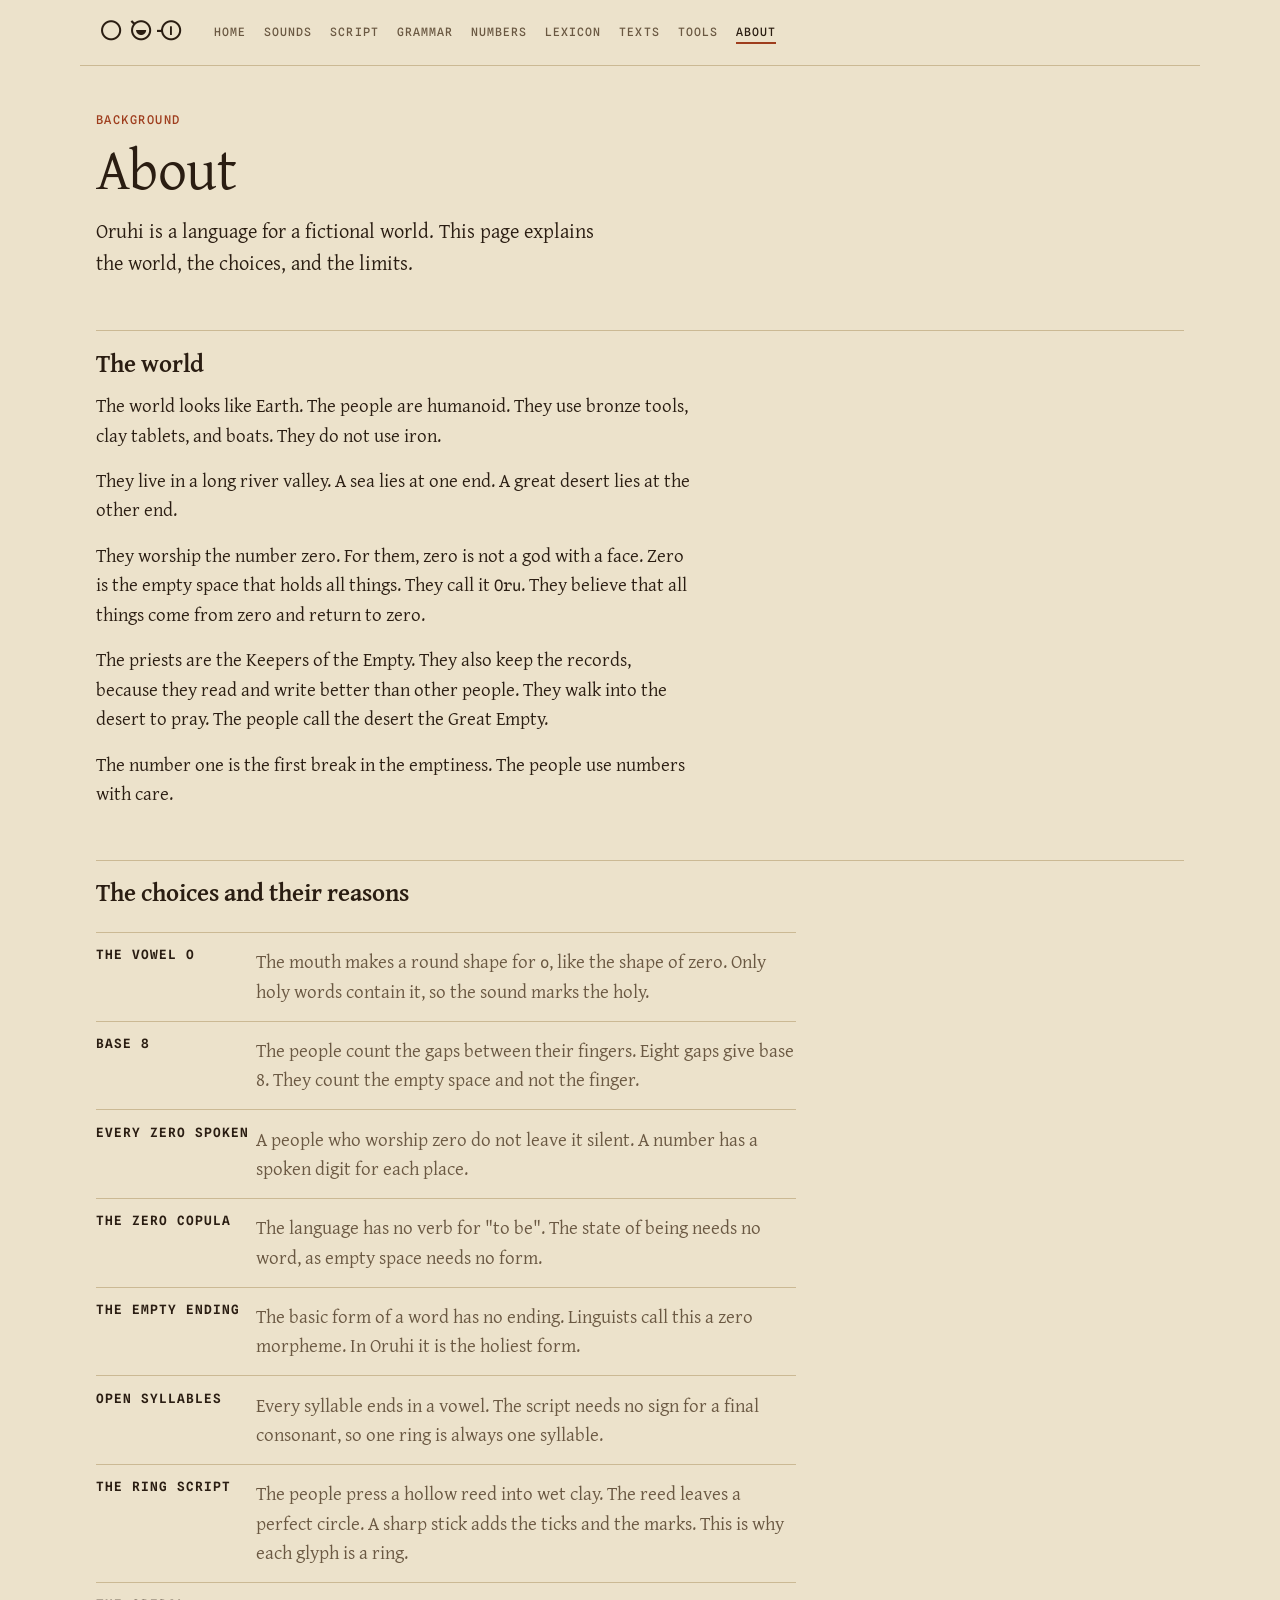
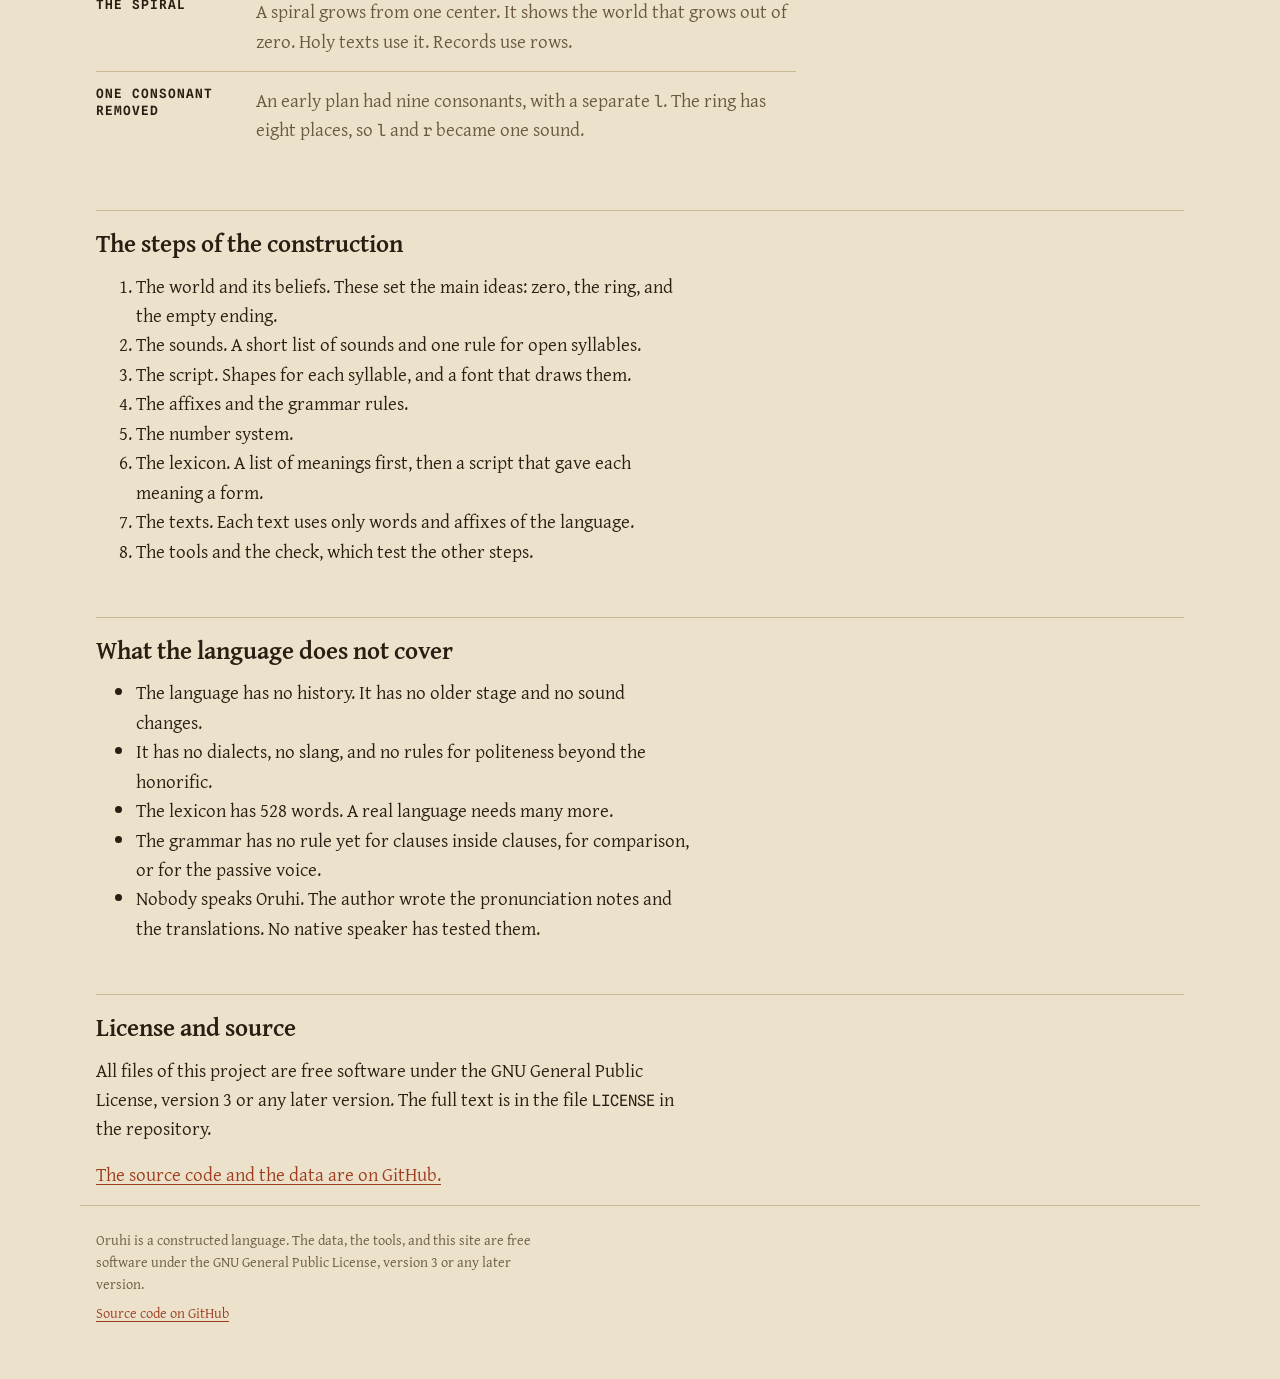
<file: docs/about.html>
<!doctype html>
<html lang="en">
<head>
<meta charset="utf-8">
<meta name="viewport" content="width=device-width, initial-scale=1">
<title>About the Oruhi language</title>
<meta name="description" content="The world of Oruhi, the reasons for its main design choices, the steps of its construction, and what it does not cover.">
<link rel="preconnect" href="https://fonts.googleapis.com">
<link rel="preconnect" href="https://fonts.gstatic.com" crossorigin>
<link href="https://fonts.googleapis.com/css2?family=Gentium+Plus:ital,wght@0,400;0,700;1,400&amp;family=Spline+Sans+Mono:wght@400;500;600&amp;display=swap" rel="stylesheet">
<link rel="stylesheet" href="style.css">
<link rel="icon" href="img/favicon.svg" type="image/svg+xml">
</head>
<body>
<a class="skip" href="#main">Skip to the content</a>
<!--gen:nav--><nav class="site" aria-label="Pages"><a class="brand" href="index.html"><span class="ring" lang="x-oruhi">Oruhi</span><span class="sr">Oruhi</span></a><ul><li><a href="index.html">Home</a></li><li><a href="sounds.html">Sounds</a></li><li><a href="script.html">Script</a></li><li><a href="grammar.html">Grammar</a></li><li><a href="numbers.html">Numbers</a></li><li><a href="lexicon.html">Lexicon</a></li><li><a href="texts.html">Texts</a></li><li><a href="tools.html">Tools</a></li><li><a href="about.html" aria-current="page">About</a></li></ul></nav><!--/gen:nav-->
<main id="main" class="wrap">
  <p class="kicker">Background</p>
  <h1>About</h1>
  <p class="lead">Oruhi is a language for a fictional world. This page explains the world, the choices, and the limits.</p>

  <h2>The world</h2>
  <p>The world looks like Earth. The people are humanoid. They use bronze tools, clay tablets, and boats. They do not use iron.</p>
  <p>They live in a long river valley. A sea lies at one end. A great desert lies at the other end.</p>
  <p>They worship the number zero. For them, zero is not a god with a face. Zero is the empty space that holds all things. They call it <code>Oru</code>. They believe that all things come from zero and return to zero.</p>
  <p>The priests are the Keepers of the Empty. They also keep the records, because they read and write better than other people. They walk into the desert to pray. The people call the desert the Great Empty.</p>
  <p>The number one is the first break in the emptiness. The people use numbers with care.</p>

  <h2>The choices and their reasons</h2>
  <dl class="map">
    <dt>The vowel o</dt><dd>The mouth makes a round shape for <code>o</code>, like the shape of zero. Only holy words contain it, so the sound marks the holy.</dd>
    <dt>Base 8</dt><dd>The people count the gaps between their fingers. Eight gaps give base 8. They count the empty space and not the finger.</dd>
    <dt>Every zero spoken</dt><dd>A people who worship zero do not leave it silent. A number has a spoken digit for each place.</dd>
    <dt>The zero copula</dt><dd>The language has no verb for "to be". The state of being needs no word, as empty space needs no form.</dd>
    <dt>The empty ending</dt><dd>The basic form of a word has no ending. Linguists call this a zero morpheme. In Oruhi it is the holiest form.</dd>
    <dt>Open syllables</dt><dd>Every syllable ends in a vowel. The script needs no sign for a final consonant, so one ring is always one syllable.</dd>
    <dt>The ring script</dt><dd>The people press a hollow reed into wet clay. The reed leaves a perfect circle. A sharp stick adds the ticks and the marks. This is why each glyph is a ring.</dd>
    <dt>The spiral</dt><dd>A spiral grows from one center. It shows the world that grows out of zero. Holy texts use it. Records use rows.</dd>
    <dt>One consonant removed</dt><dd>An early plan had nine consonants, with a separate <code>l</code>. The ring has eight places, so <code>l</code> and <code>r</code> became one sound.</dd>
  </dl>

  <h2>The steps of the construction</h2>
  <ol class="plain">
    <li>The world and its beliefs. These set the main ideas: zero, the ring, and the empty ending.</li>
    <li>The sounds. A short list of sounds and one rule for open syllables.</li>
    <li>The script. Shapes for each syllable, and a font that draws them.</li>
    <li>The affixes and the grammar rules.</li>
    <li>The number system.</li>
    <li>The lexicon. A list of meanings first, then a script that gave each meaning a form.</li>
    <li>The texts. Each text uses only words and affixes of the language.</li>
    <li>The tools and the check, which test the other steps.</li>
  </ol>

  <h2>What the language does not cover</h2>
  <ul class="plain">
    <li>The language has no history. It has no older stage and no sound changes.</li>
    <li>It has no dialects, no slang, and no rules for politeness beyond the honorific.</li>
    <li>The lexicon has <!--gen:count words-->528<!--/gen:count--> words. A real language needs many more.</li>
    <li>The grammar has no rule yet for clauses inside clauses, for comparison, or for the passive voice.</li>
    <li>Nobody speaks Oruhi. The author wrote the pronunciation notes and the translations. No native speaker has tested them.</li>
  </ul>

  <h2>License and source</h2>
  <p>All files of this project are free software under the GNU General Public License, version 3 or any later version. The full text is in the file <code>LICENSE</code> in the repository.</p>
  <p><a href="https://github.com/Orpheus-21/oruhi">The source code and the data are on GitHub.</a></p>
</main>
<!--gen:footer--><footer class="site"><p>Oruhi is a constructed language. The data, the tools, and this site are free software under the GNU General Public License, version 3 or any later version.</p><p><a href="https://github.com/Orpheus-21/oruhi">Source code on GitHub</a></p></footer><!--/gen:footer-->
<script src="oruhi.js"></script>
</body>
</html>
</file>
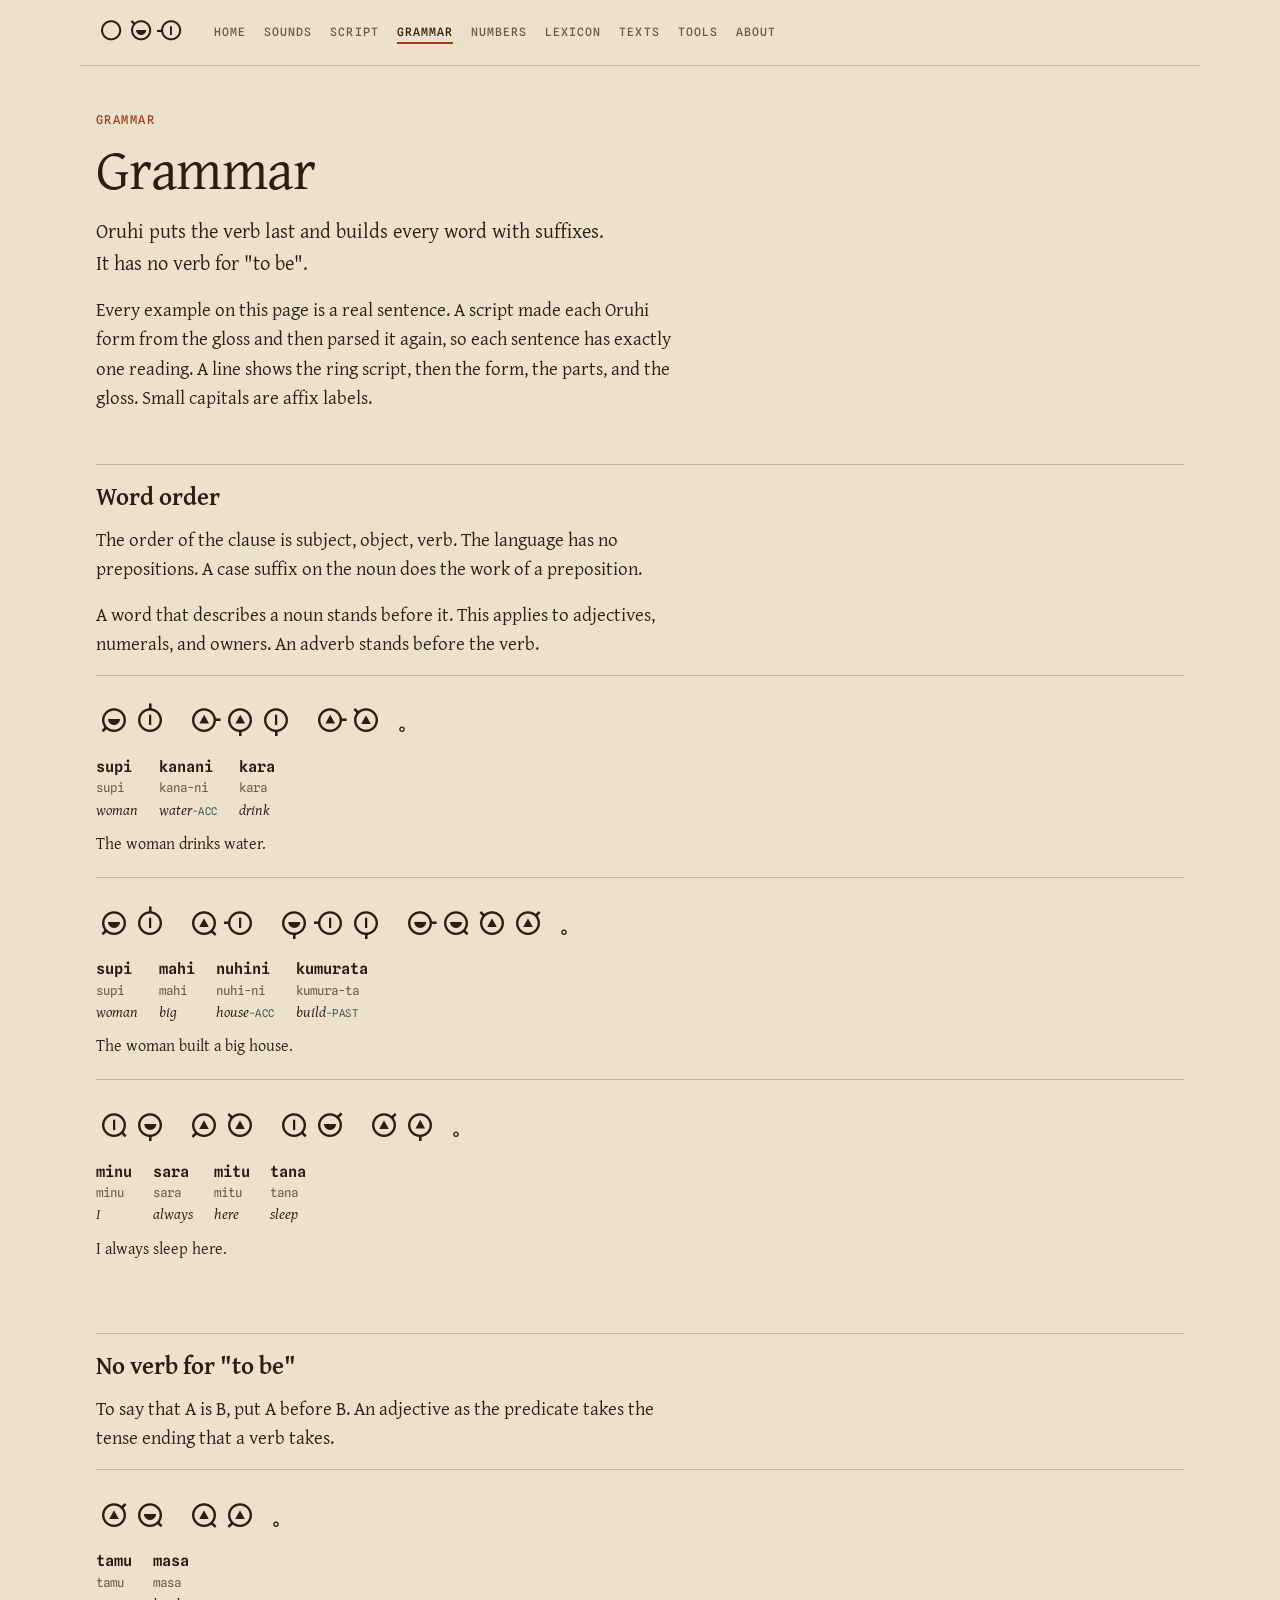
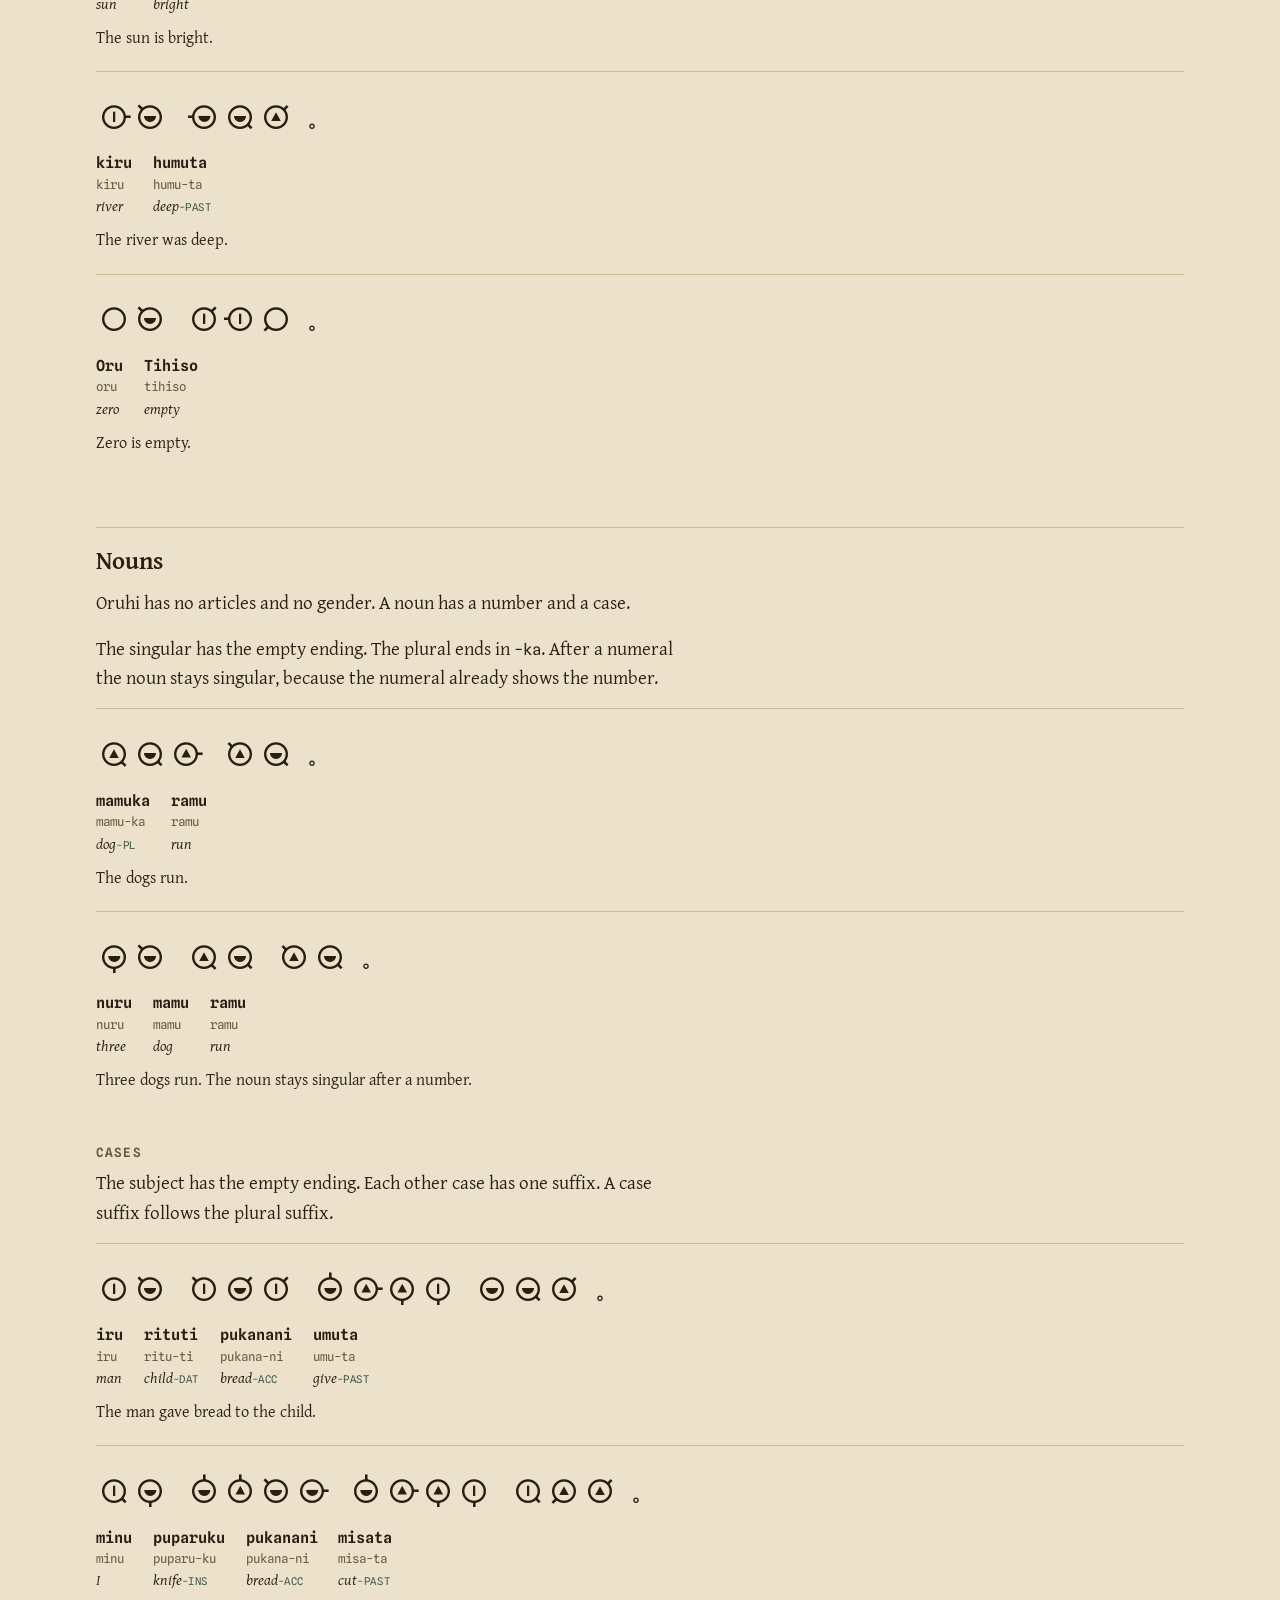
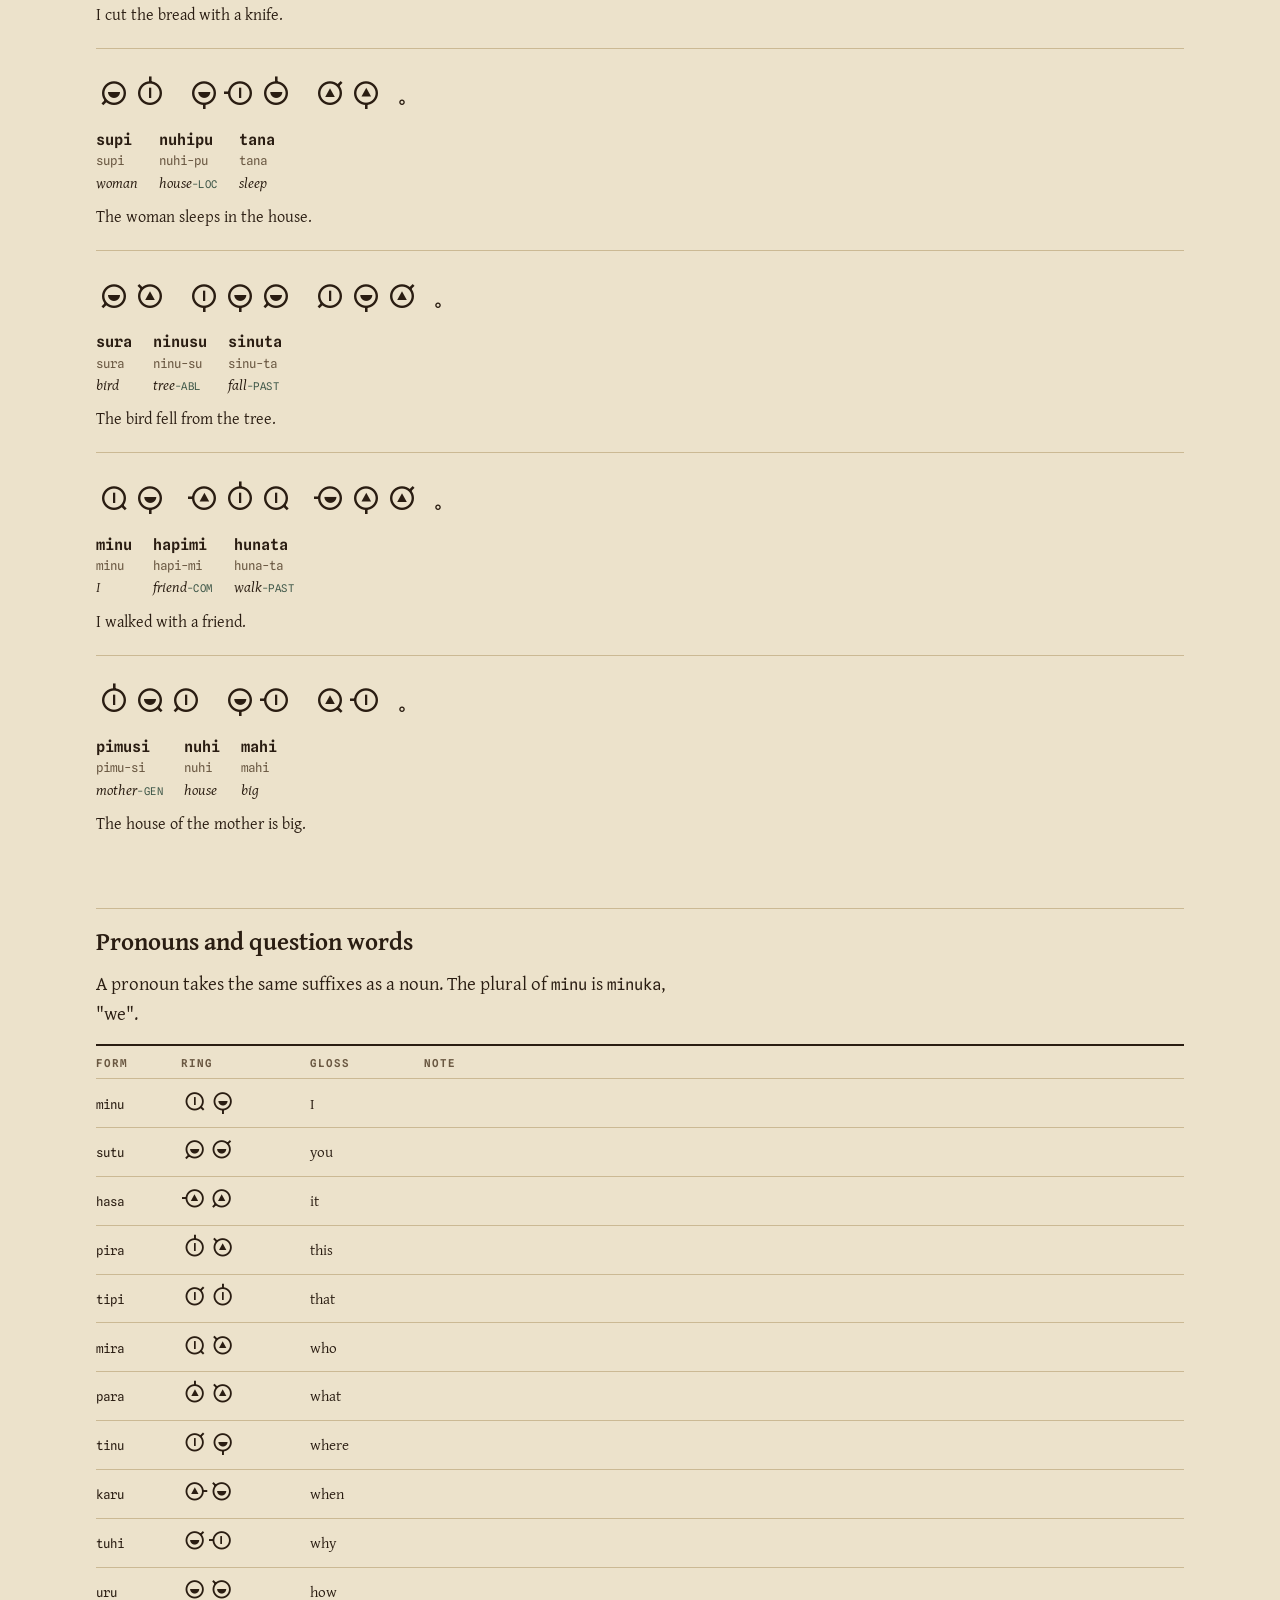
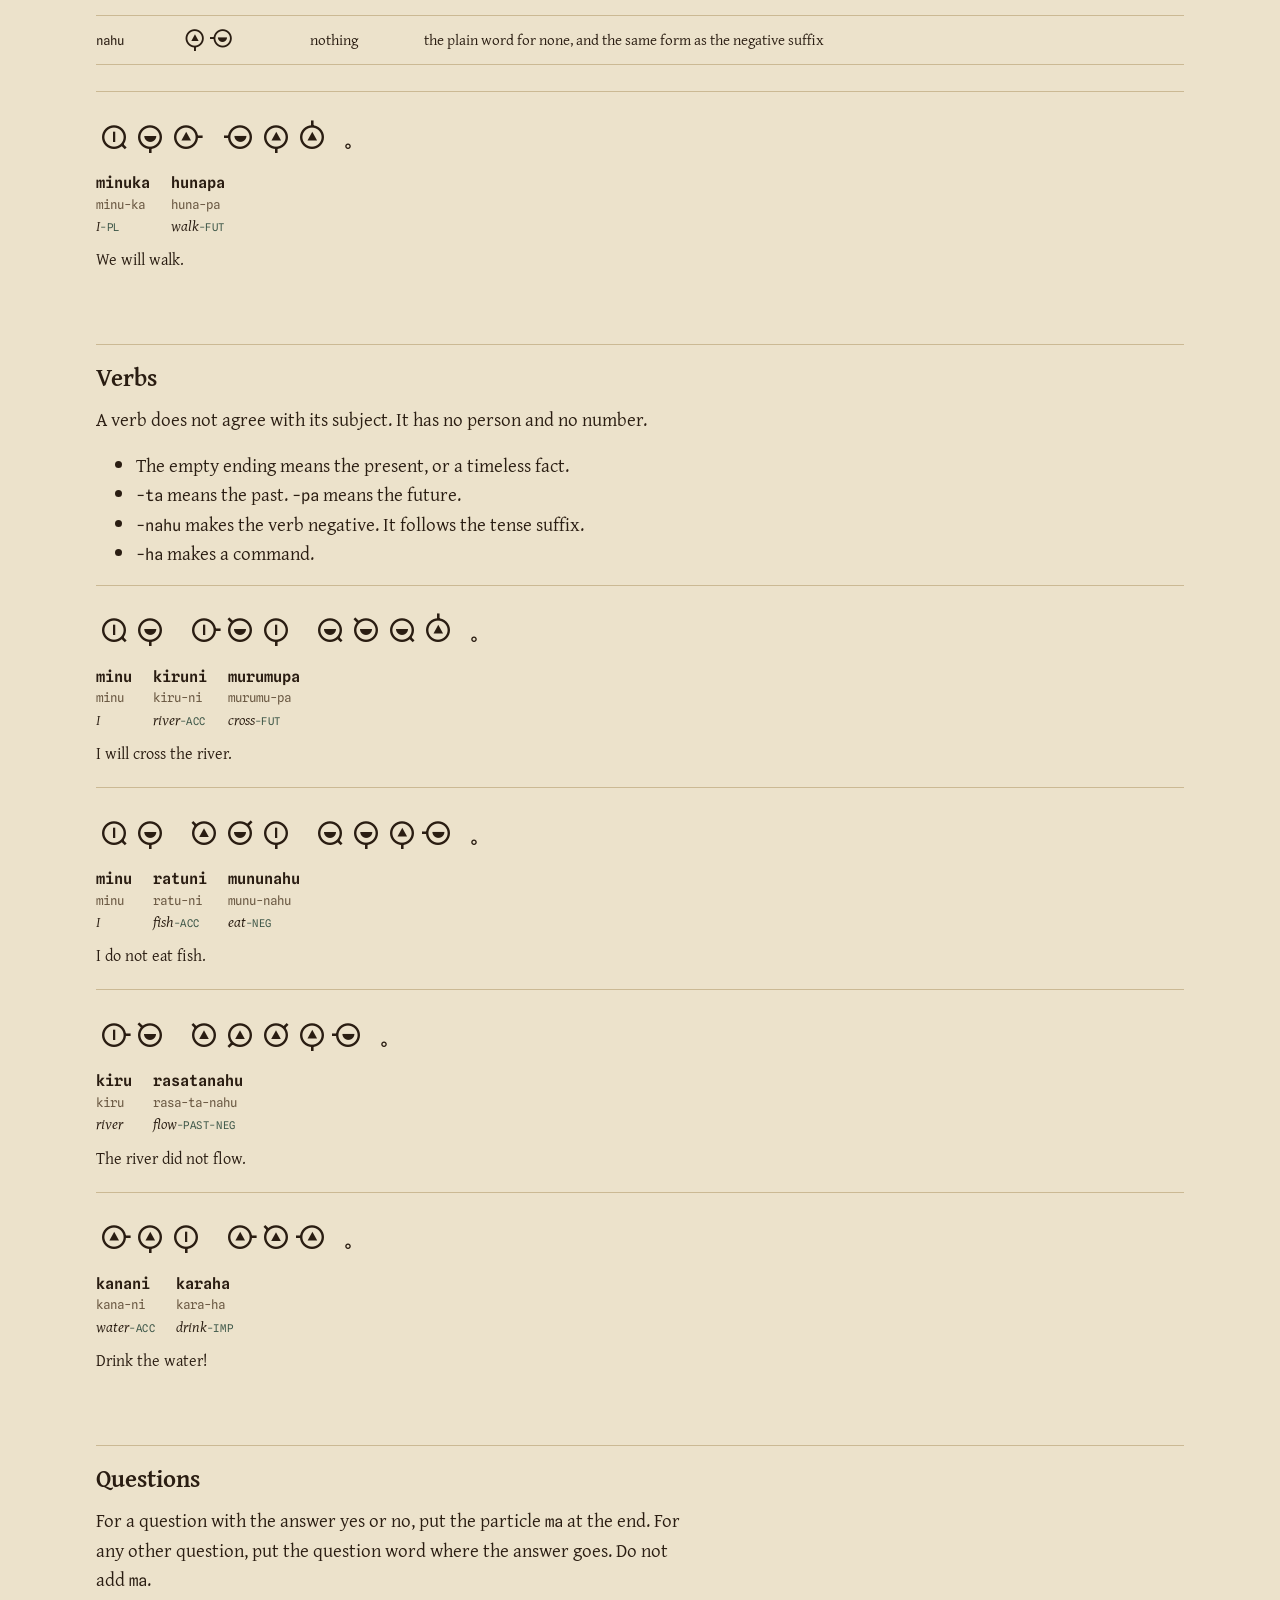
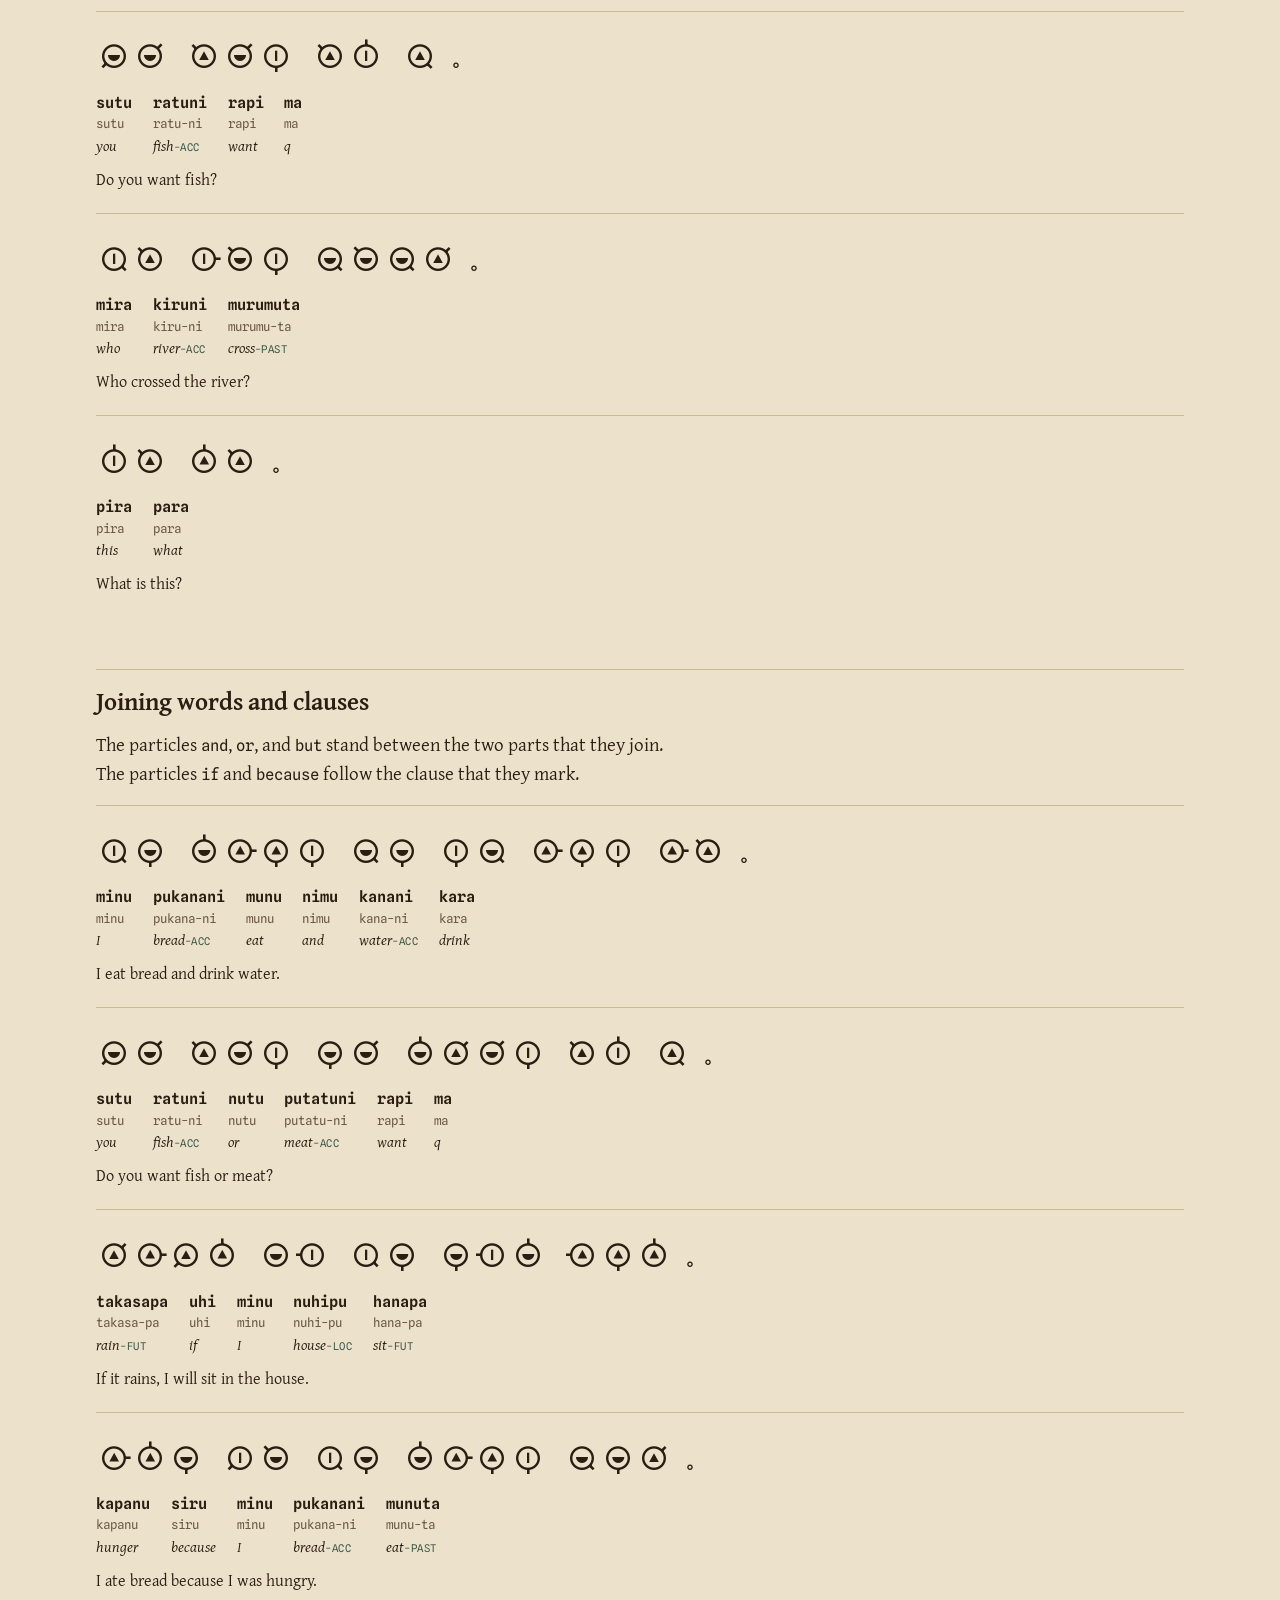
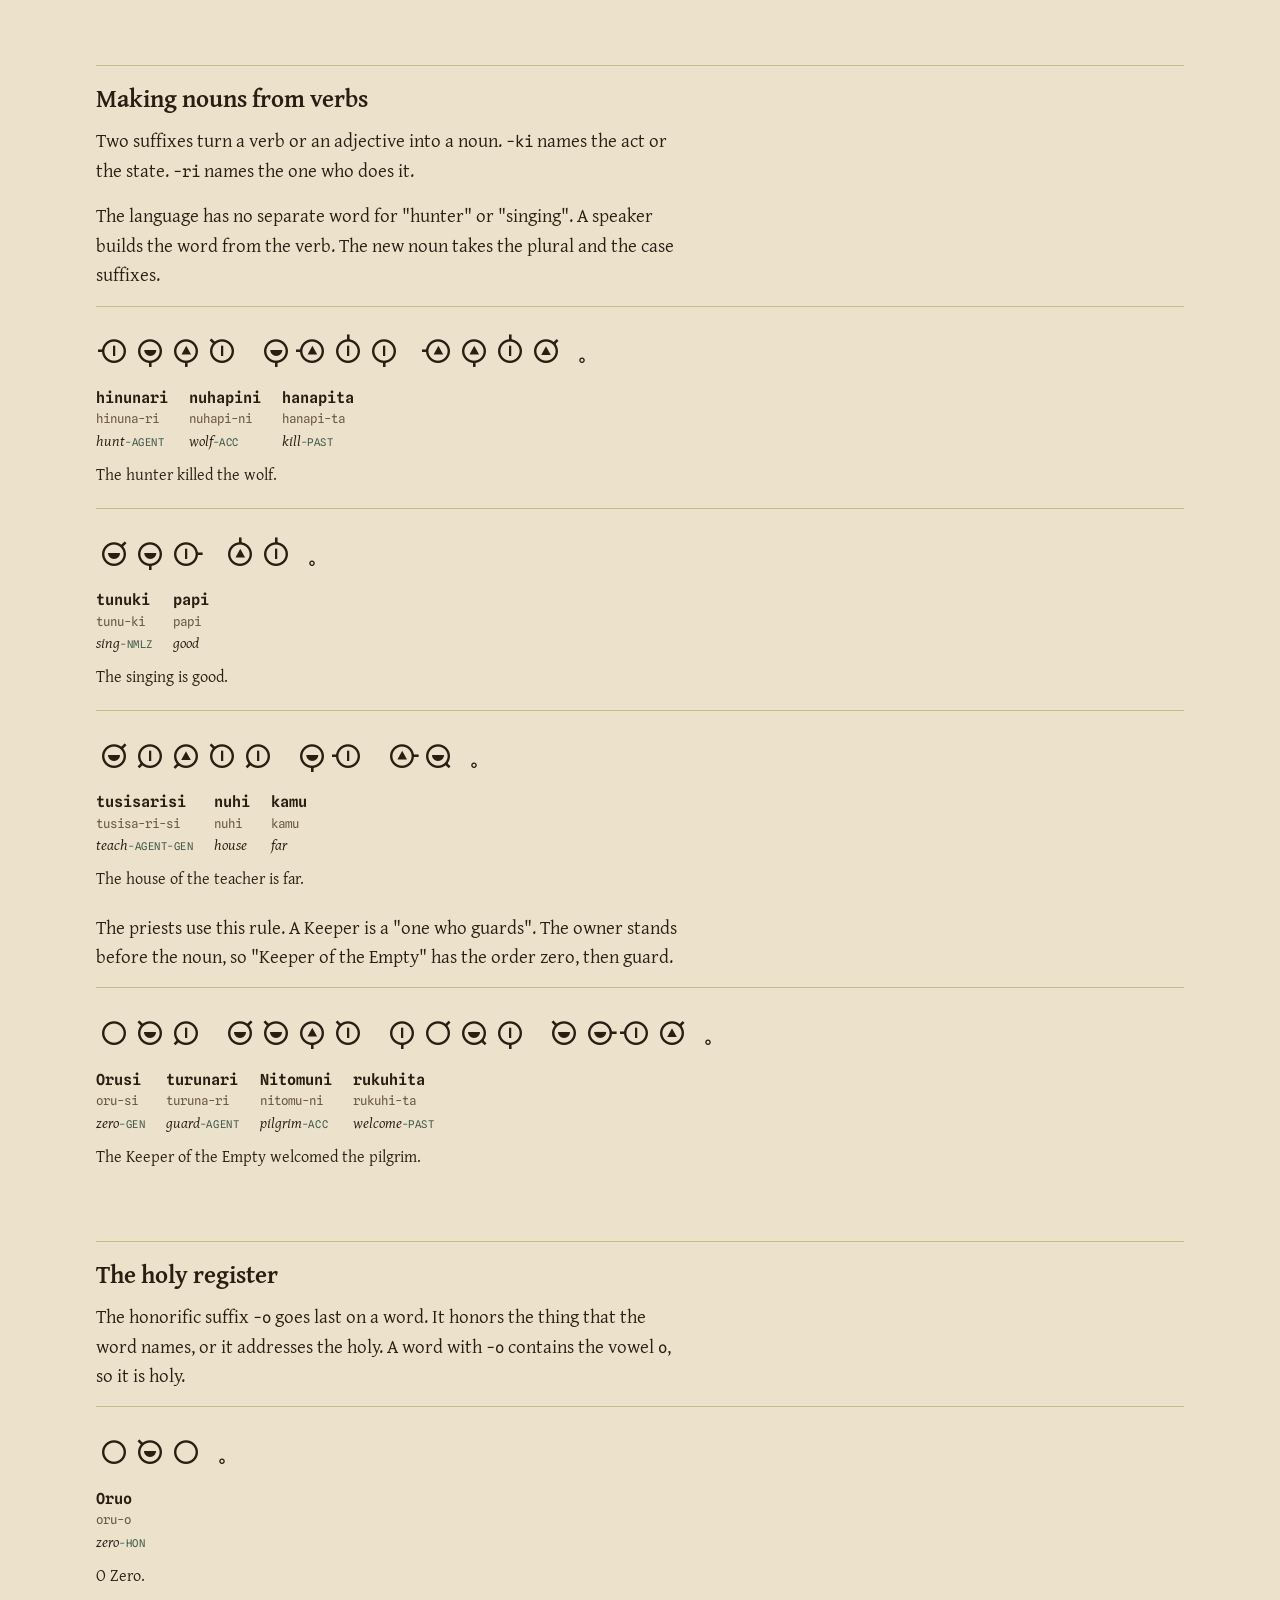
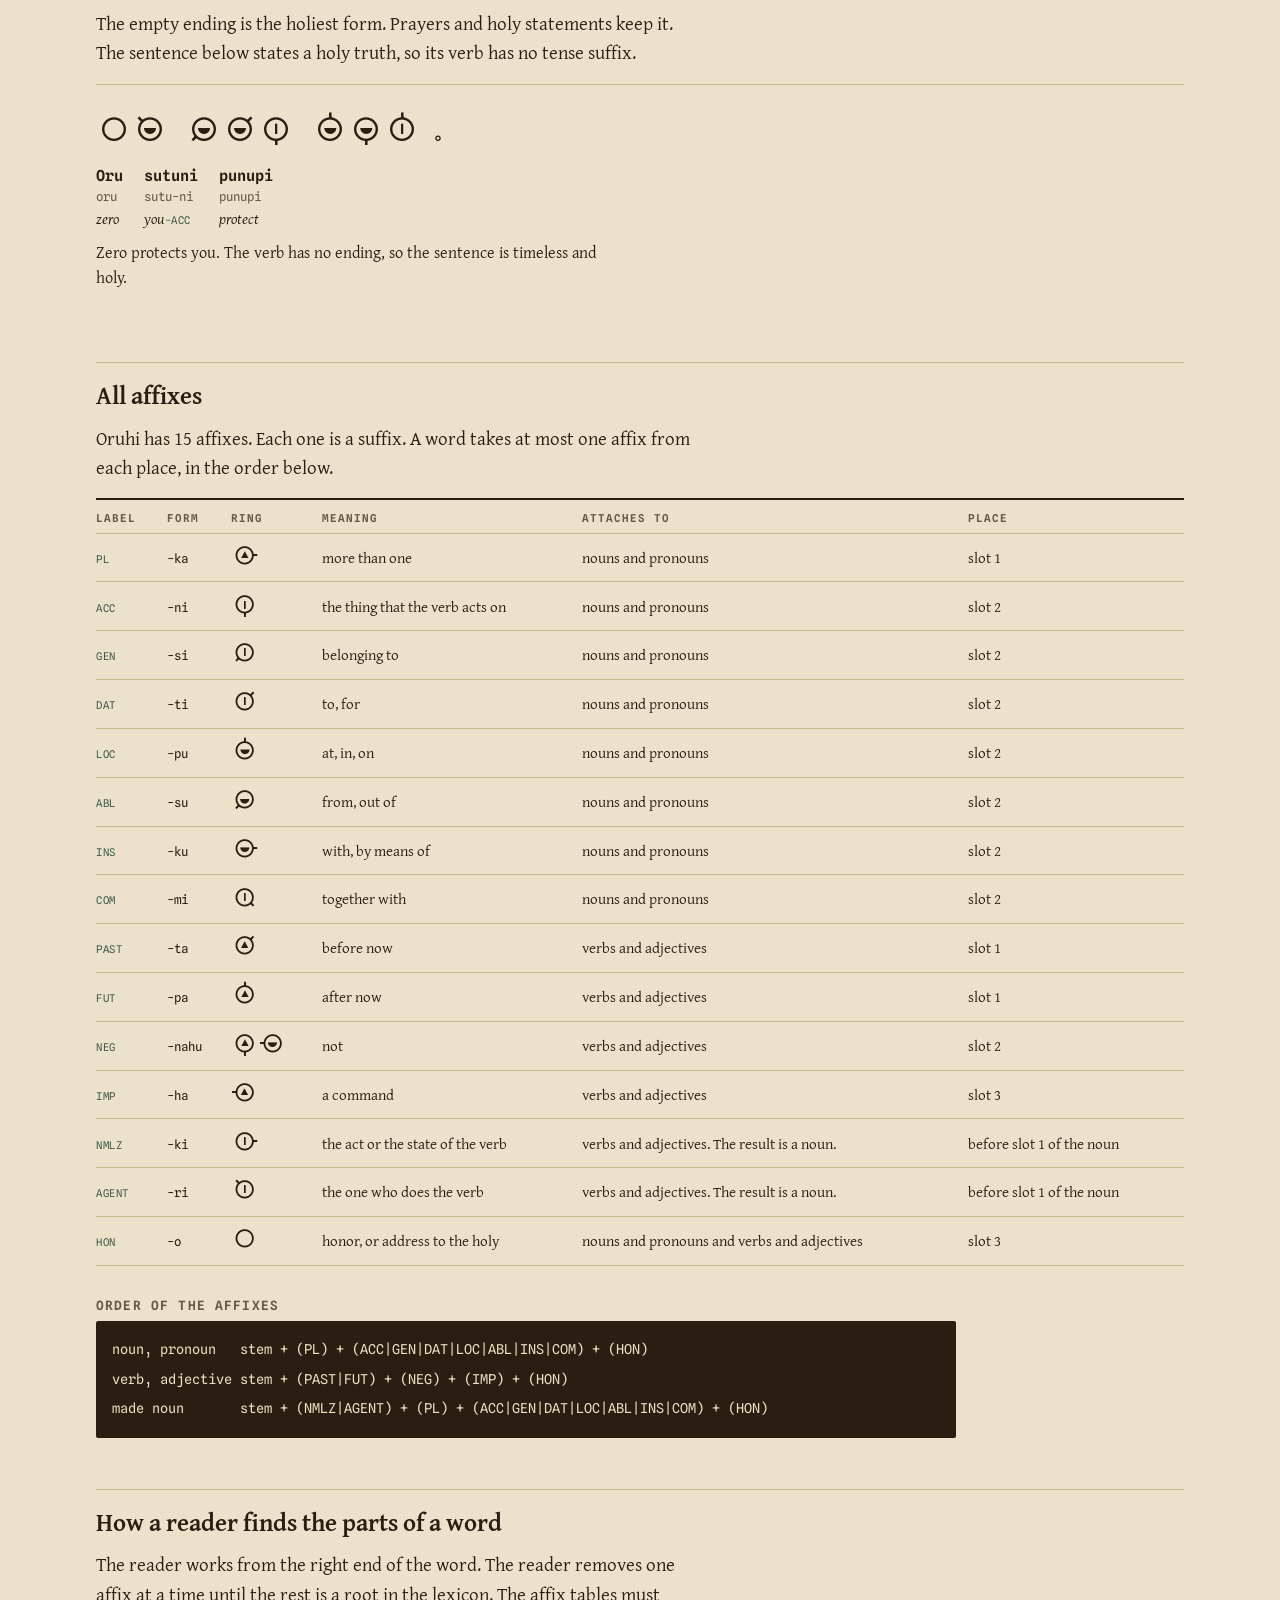
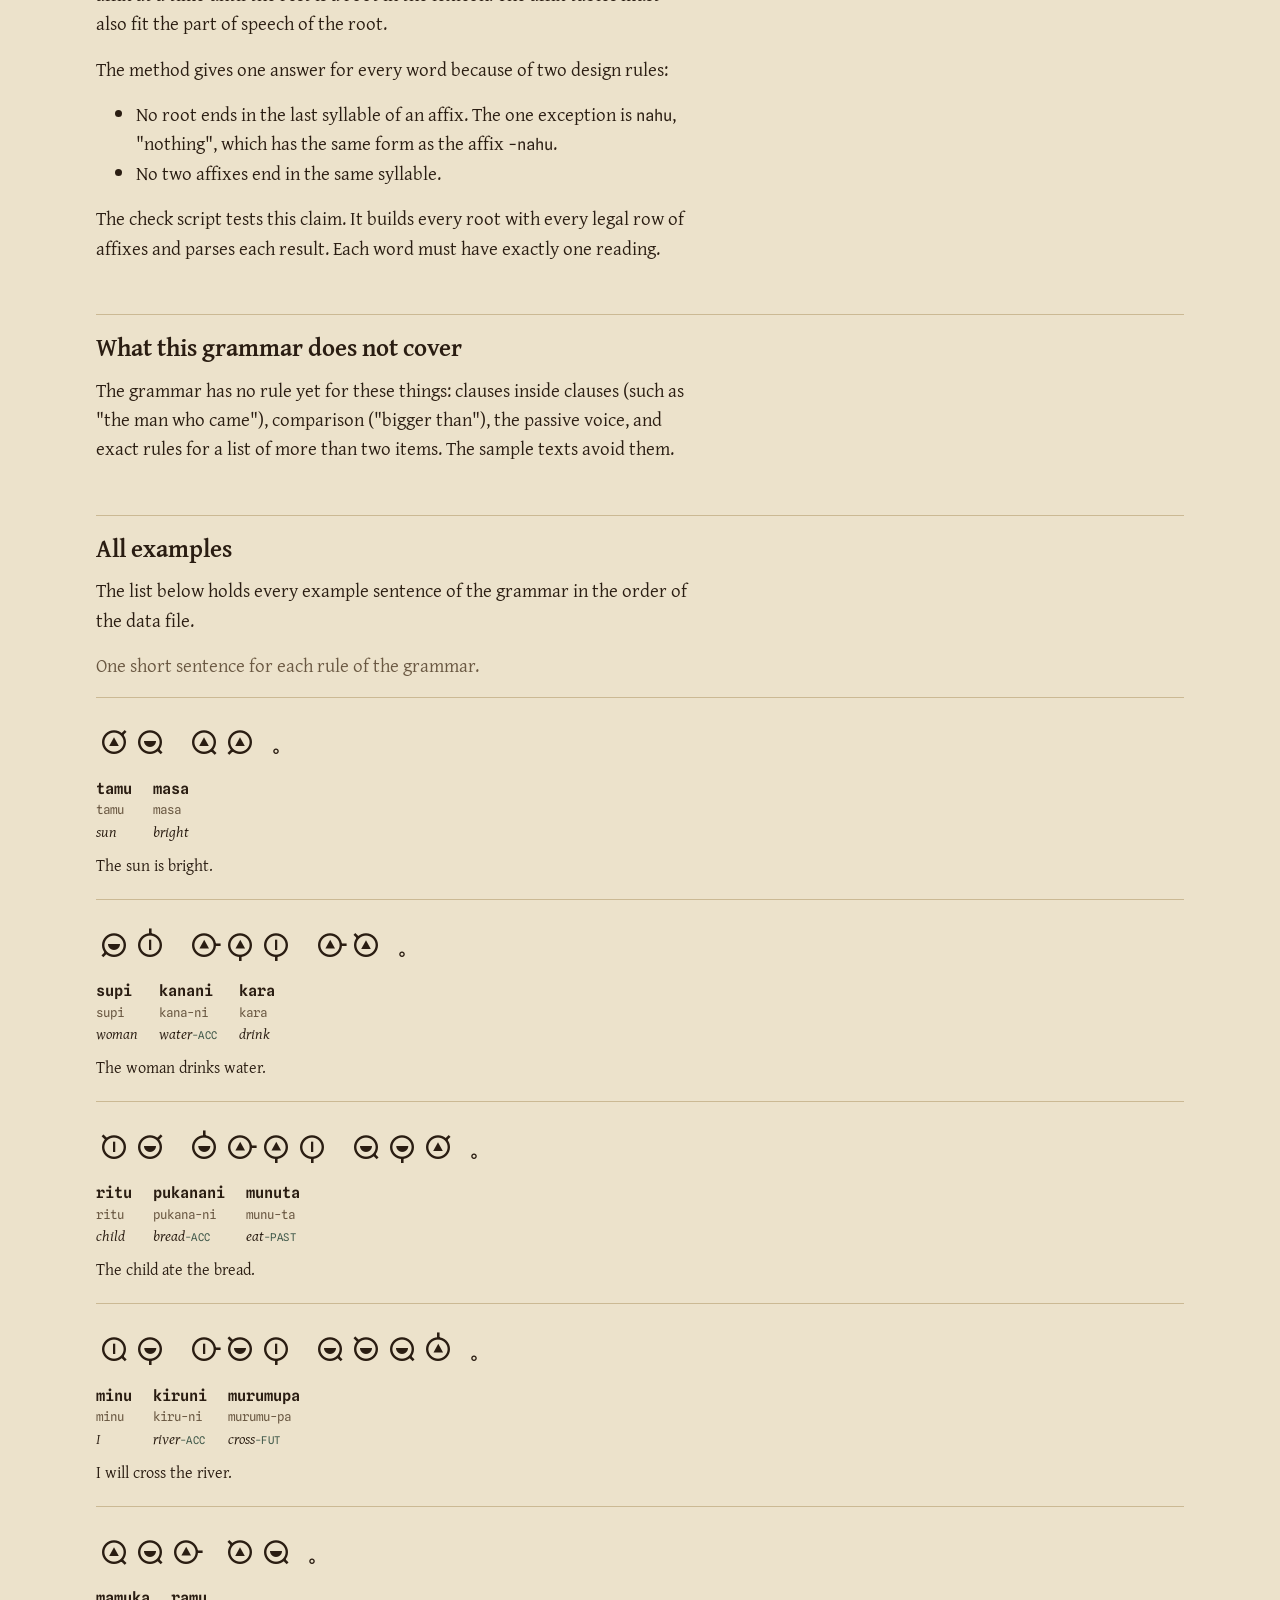
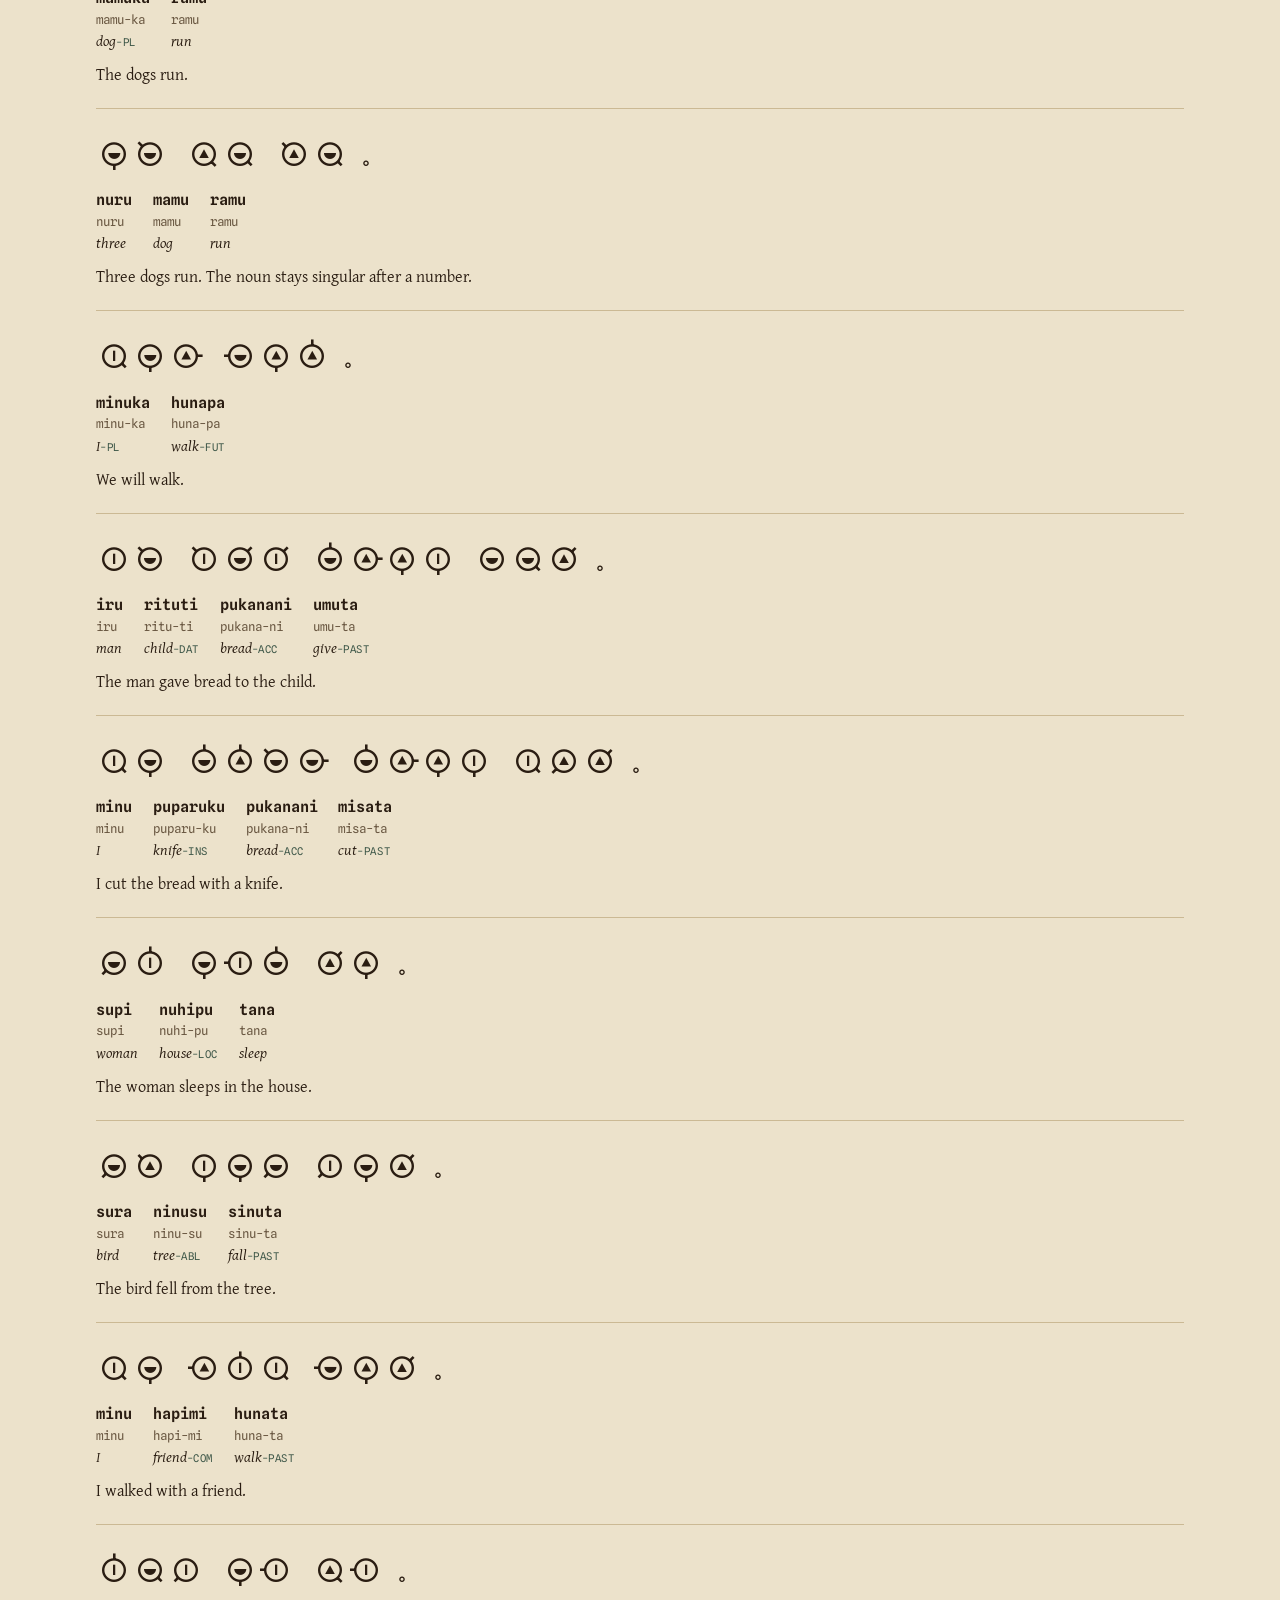
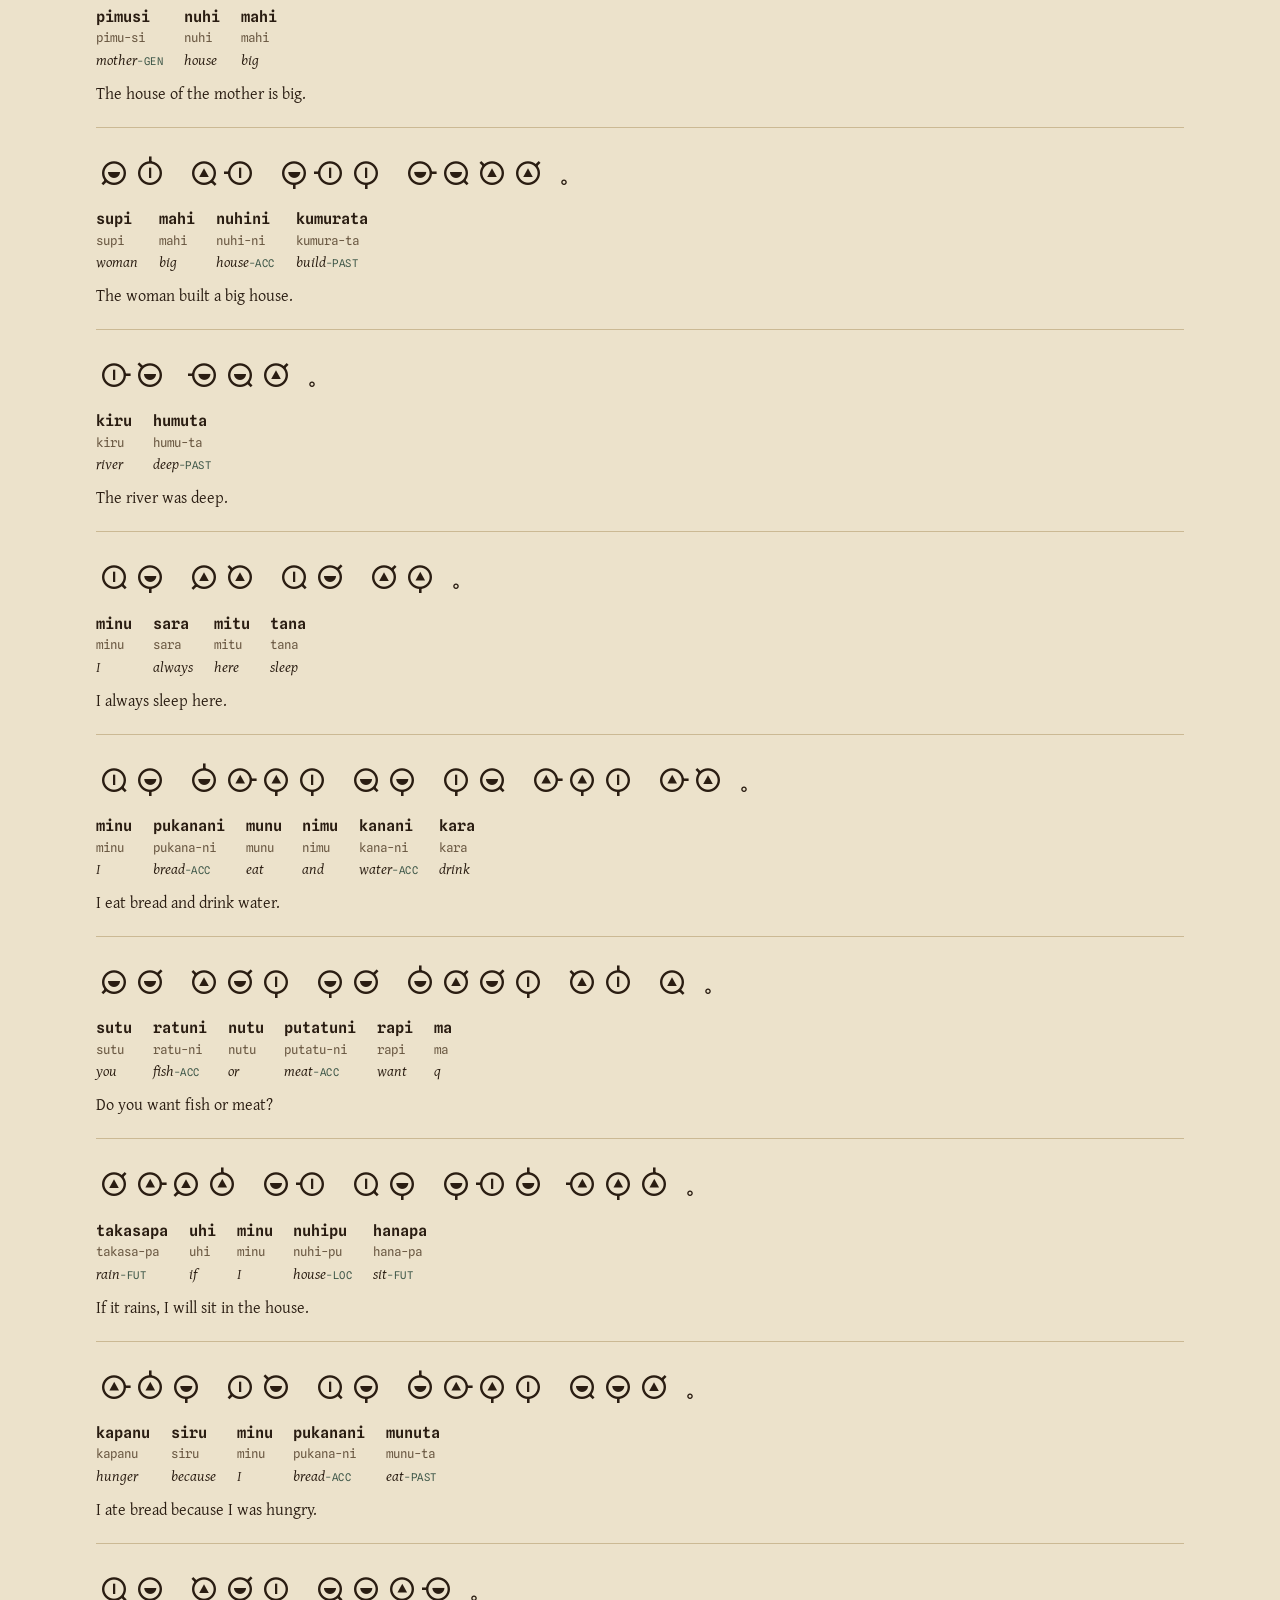
<file: docs/grammar.html>
<!doctype html>
<html lang="en">
<head>
<meta charset="utf-8">
<meta name="viewport" content="width=device-width, initial-scale=1">
<title>The grammar of Oruhi</title>
<meta name="description" content="Word order, cases, tenses, questions, derivation, and the holy register of Oruhi, with glossed examples.">
<link rel="preconnect" href="https://fonts.googleapis.com">
<link rel="preconnect" href="https://fonts.gstatic.com" crossorigin>
<link href="https://fonts.googleapis.com/css2?family=Gentium+Plus:ital,wght@0,400;0,700;1,400&amp;family=Spline+Sans+Mono:wght@400;500;600&amp;display=swap" rel="stylesheet">
<link rel="stylesheet" href="style.css">
<link rel="icon" href="img/favicon.svg" type="image/svg+xml">
</head>
<body>
<a class="skip" href="#main">Skip to the content</a>
<!--gen:nav--><nav class="site" aria-label="Pages"><a class="brand" href="index.html"><span class="ring" lang="x-oruhi">Oruhi</span><span class="sr">Oruhi</span></a><ul><li><a href="index.html">Home</a></li><li><a href="sounds.html">Sounds</a></li><li><a href="script.html">Script</a></li><li><a href="grammar.html" aria-current="page">Grammar</a></li><li><a href="numbers.html">Numbers</a></li><li><a href="lexicon.html">Lexicon</a></li><li><a href="texts.html">Texts</a></li><li><a href="tools.html">Tools</a></li><li><a href="about.html">About</a></li></ul></nav><!--/gen:nav-->
<main id="main" class="wrap">
  <p class="kicker">Grammar</p>
  <h1>Grammar</h1>
  <p class="lead">Oruhi puts the verb last and builds every word with suffixes. It has no verb for "to be".</p>
  <p>Every example on this page is a real sentence. A script made each Oruhi form from the gloss and then parsed it again, so each sentence has exactly one reading. A line shows the ring script, then the form, the parts, and the gloss. Small capitals are affix labels.</p>

  <h2 id="order">Word order</h2>
  <p>The order of the clause is subject, object, verb. The language has no prepositions. A case suffix on the noun does the work of a preposition.</p>
  <p>A word that describes a noun stands before it. This applies to adjectives, numerals, and owners. An adverb stands before the verb.</p>
  <!--gen:sentence examples woman water-ACC drink--><figure class="sent"><div class="ring line" lang="x-oruhi">supi kanani kara.</div><div class="gl"><span class="w"><span class="f">supi</span><span class="s">supi</span><span class="g">woman</span></span><span class="w"><span class="f">kanani</span><span class="s">kana-ni</span><span class="g">water<span class="lab">-ACC</span></span></span><span class="w"><span class="f">kara</span><span class="s">kara</span><span class="g">drink</span></span></div><figcaption>The woman drinks water.</figcaption></figure><!--/gen:sentence-->
  <!--gen:sentence examples woman big house-ACC build-PAST--><figure class="sent"><div class="ring line" lang="x-oruhi">supi mahi nuhini kumurata.</div><div class="gl"><span class="w"><span class="f">supi</span><span class="s">supi</span><span class="g">woman</span></span><span class="w"><span class="f">mahi</span><span class="s">mahi</span><span class="g">big</span></span><span class="w"><span class="f">nuhini</span><span class="s">nuhi-ni</span><span class="g">house<span class="lab">-ACC</span></span></span><span class="w"><span class="f">kumurata</span><span class="s">kumura-ta</span><span class="g">build<span class="lab">-PAST</span></span></span></div><figcaption>The woman built a big house.</figcaption></figure><!--/gen:sentence-->
  <!--gen:sentence examples I always here sleep--><figure class="sent"><div class="ring line" lang="x-oruhi">minu sara mitu tana.</div><div class="gl"><span class="w"><span class="f">minu</span><span class="s">minu</span><span class="g">I</span></span><span class="w"><span class="f">sara</span><span class="s">sara</span><span class="g">always</span></span><span class="w"><span class="f">mitu</span><span class="s">mitu</span><span class="g">here</span></span><span class="w"><span class="f">tana</span><span class="s">tana</span><span class="g">sleep</span></span></div><figcaption>I always sleep here.</figcaption></figure><!--/gen:sentence-->

  <h2 id="copula">No verb for "to be"</h2>
  <p>To say that A is B, put A before B. An adjective as the predicate takes the tense ending that a verb takes.</p>
  <!--gen:sentence examples sun bright--><figure class="sent"><div class="ring line" lang="x-oruhi">tamu masa.</div><div class="gl"><span class="w"><span class="f">tamu</span><span class="s">tamu</span><span class="g">sun</span></span><span class="w"><span class="f">masa</span><span class="s">masa</span><span class="g">bright</span></span></div><figcaption>The sun is bright.</figcaption></figure><!--/gen:sentence-->
  <!--gen:sentence examples river deep-PAST--><figure class="sent"><div class="ring line" lang="x-oruhi">kiru humuta.</div><div class="gl"><span class="w"><span class="f">kiru</span><span class="s">kiru</span><span class="g">river</span></span><span class="w"><span class="f">humuta</span><span class="s">humu-ta</span><span class="g">deep<span class="lab">-PAST</span></span></span></div><figcaption>The river was deep.</figcaption></figure><!--/gen:sentence-->
  <!--gen:sentence examples zero empty--><figure class="sent"><div class="ring line" lang="x-oruhi">Oru Tihiso.</div><div class="gl"><span class="w"><span class="f">Oru</span><span class="s">oru</span><span class="g">zero</span></span><span class="w"><span class="f">Tihiso</span><span class="s">tihiso</span><span class="g">empty</span></span></div><figcaption>Zero is empty.</figcaption></figure><!--/gen:sentence-->

  <h2 id="nouns">Nouns</h2>
  <p>Oruhi has no articles and no gender. A noun has a number and a case.</p>
  <p>The singular has the empty ending. The plural ends in <code>-ka</code>. After a numeral the noun stays singular, because the numeral already shows the number.</p>
  <!--gen:sentence examples dog-PL run--><figure class="sent"><div class="ring line" lang="x-oruhi">mamuka ramu.</div><div class="gl"><span class="w"><span class="f">mamuka</span><span class="s">mamu-ka</span><span class="g">dog<span class="lab">-PL</span></span></span><span class="w"><span class="f">ramu</span><span class="s">ramu</span><span class="g">run</span></span></div><figcaption>The dogs run.</figcaption></figure><!--/gen:sentence-->
  <!--gen:sentence examples three dog run--><figure class="sent"><div class="ring line" lang="x-oruhi">nuru mamu ramu.</div><div class="gl"><span class="w"><span class="f">nuru</span><span class="s">nuru</span><span class="g">three</span></span><span class="w"><span class="f">mamu</span><span class="s">mamu</span><span class="g">dog</span></span><span class="w"><span class="f">ramu</span><span class="s">ramu</span><span class="g">run</span></span></div><figcaption>Three dogs run. The noun stays singular after a number.</figcaption></figure><!--/gen:sentence-->

  <h3>Cases</h3>
  <p>The subject has the empty ending. Each other case has one suffix. A case suffix follows the plural suffix.</p>
  <!--gen:sentence examples man child-DAT bread-ACC give-PAST--><figure class="sent"><div class="ring line" lang="x-oruhi">iru rituti pukanani umuta.</div><div class="gl"><span class="w"><span class="f">iru</span><span class="s">iru</span><span class="g">man</span></span><span class="w"><span class="f">rituti</span><span class="s">ritu-ti</span><span class="g">child<span class="lab">-DAT</span></span></span><span class="w"><span class="f">pukanani</span><span class="s">pukana-ni</span><span class="g">bread<span class="lab">-ACC</span></span></span><span class="w"><span class="f">umuta</span><span class="s">umu-ta</span><span class="g">give<span class="lab">-PAST</span></span></span></div><figcaption>The man gave bread to the child.</figcaption></figure><!--/gen:sentence-->
  <!--gen:sentence examples I knife-INS bread-ACC cut-PAST--><figure class="sent"><div class="ring line" lang="x-oruhi">minu puparuku pukanani misata.</div><div class="gl"><span class="w"><span class="f">minu</span><span class="s">minu</span><span class="g">I</span></span><span class="w"><span class="f">puparuku</span><span class="s">puparu-ku</span><span class="g">knife<span class="lab">-INS</span></span></span><span class="w"><span class="f">pukanani</span><span class="s">pukana-ni</span><span class="g">bread<span class="lab">-ACC</span></span></span><span class="w"><span class="f">misata</span><span class="s">misa-ta</span><span class="g">cut<span class="lab">-PAST</span></span></span></div><figcaption>I cut the bread with a knife.</figcaption></figure><!--/gen:sentence-->
  <!--gen:sentence examples woman house-LOC sleep--><figure class="sent"><div class="ring line" lang="x-oruhi">supi nuhipu tana.</div><div class="gl"><span class="w"><span class="f">supi</span><span class="s">supi</span><span class="g">woman</span></span><span class="w"><span class="f">nuhipu</span><span class="s">nuhi-pu</span><span class="g">house<span class="lab">-LOC</span></span></span><span class="w"><span class="f">tana</span><span class="s">tana</span><span class="g">sleep</span></span></div><figcaption>The woman sleeps in the house.</figcaption></figure><!--/gen:sentence-->
  <!--gen:sentence examples bird tree-ABL fall-PAST--><figure class="sent"><div class="ring line" lang="x-oruhi">sura ninusu sinuta.</div><div class="gl"><span class="w"><span class="f">sura</span><span class="s">sura</span><span class="g">bird</span></span><span class="w"><span class="f">ninusu</span><span class="s">ninu-su</span><span class="g">tree<span class="lab">-ABL</span></span></span><span class="w"><span class="f">sinuta</span><span class="s">sinu-ta</span><span class="g">fall<span class="lab">-PAST</span></span></span></div><figcaption>The bird fell from the tree.</figcaption></figure><!--/gen:sentence-->
  <!--gen:sentence examples I friend-COM walk-PAST--><figure class="sent"><div class="ring line" lang="x-oruhi">minu hapimi hunata.</div><div class="gl"><span class="w"><span class="f">minu</span><span class="s">minu</span><span class="g">I</span></span><span class="w"><span class="f">hapimi</span><span class="s">hapi-mi</span><span class="g">friend<span class="lab">-COM</span></span></span><span class="w"><span class="f">hunata</span><span class="s">huna-ta</span><span class="g">walk<span class="lab">-PAST</span></span></span></div><figcaption>I walked with a friend.</figcaption></figure><!--/gen:sentence-->
  <!--gen:sentence examples mother-GEN house big--><figure class="sent"><div class="ring line" lang="x-oruhi">pimusi nuhi mahi.</div><div class="gl"><span class="w"><span class="f">pimusi</span><span class="s">pimu-si</span><span class="g">mother<span class="lab">-GEN</span></span></span><span class="w"><span class="f">nuhi</span><span class="s">nuhi</span><span class="g">house</span></span><span class="w"><span class="f">mahi</span><span class="s">mahi</span><span class="g">big</span></span></div><figcaption>The house of the mother is big.</figcaption></figure><!--/gen:sentence-->

  <h2 id="pronouns">Pronouns and question words</h2>
  <p>A pronoun takes the same suffixes as a noun. The plural of <code>minu</code> is <code>minuka</code>, "we".</p>
  <!--gen:pronouns--><div class="tbl"><table><thead><tr><th scope="col">Form</th><th scope="col">Ring</th><th scope="col">Gloss</th><th scope="col">Note</th></tr></thead><tbody><tr><td><code>minu</code></td><td><span class="ring" lang="x-oruhi">minu</span></td><td>I</td><td></td></tr><tr><td><code>sutu</code></td><td><span class="ring" lang="x-oruhi">sutu</span></td><td>you</td><td></td></tr><tr><td><code>hasa</code></td><td><span class="ring" lang="x-oruhi">hasa</span></td><td>it</td><td></td></tr><tr><td><code>pira</code></td><td><span class="ring" lang="x-oruhi">pira</span></td><td>this</td><td></td></tr><tr><td><code>tipi</code></td><td><span class="ring" lang="x-oruhi">tipi</span></td><td>that</td><td></td></tr><tr><td><code>mira</code></td><td><span class="ring" lang="x-oruhi">mira</span></td><td>who</td><td></td></tr><tr><td><code>para</code></td><td><span class="ring" lang="x-oruhi">para</span></td><td>what</td><td></td></tr><tr><td><code>tinu</code></td><td><span class="ring" lang="x-oruhi">tinu</span></td><td>where</td><td></td></tr><tr><td><code>karu</code></td><td><span class="ring" lang="x-oruhi">karu</span></td><td>when</td><td></td></tr><tr><td><code>tuhi</code></td><td><span class="ring" lang="x-oruhi">tuhi</span></td><td>why</td><td></td></tr><tr><td><code>uru</code></td><td><span class="ring" lang="x-oruhi">uru</span></td><td>how</td><td></td></tr><tr><td><code>nahu</code></td><td><span class="ring" lang="x-oruhi">nahu</span></td><td>nothing</td><td>the plain word for none, and the same form as the negative suffix</td></tr></tbody></table></div><!--/gen:pronouns-->
  <!--gen:sentence examples I-PL walk-FUT--><figure class="sent"><div class="ring line" lang="x-oruhi">minuka hunapa.</div><div class="gl"><span class="w"><span class="f">minuka</span><span class="s">minu-ka</span><span class="g">I<span class="lab">-PL</span></span></span><span class="w"><span class="f">hunapa</span><span class="s">huna-pa</span><span class="g">walk<span class="lab">-FUT</span></span></span></div><figcaption>We will walk.</figcaption></figure><!--/gen:sentence-->

  <h2 id="verbs">Verbs</h2>
  <p>A verb does not agree with its subject. It has no person and no number.</p>
  <ul class="plain">
    <li>The empty ending means the present, or a timeless fact.</li>
    <li><code>-ta</code> means the past. <code>-pa</code> means the future.</li>
    <li><code>-nahu</code> makes the verb negative. It follows the tense suffix.</li>
    <li><code>-ha</code> makes a command.</li>
  </ul>
  <!--gen:sentence examples I river-ACC cross-FUT--><figure class="sent"><div class="ring line" lang="x-oruhi">minu kiruni murumupa.</div><div class="gl"><span class="w"><span class="f">minu</span><span class="s">minu</span><span class="g">I</span></span><span class="w"><span class="f">kiruni</span><span class="s">kiru-ni</span><span class="g">river<span class="lab">-ACC</span></span></span><span class="w"><span class="f">murumupa</span><span class="s">murumu-pa</span><span class="g">cross<span class="lab">-FUT</span></span></span></div><figcaption>I will cross the river.</figcaption></figure><!--/gen:sentence-->
  <!--gen:sentence examples I fish-ACC eat-NEG--><figure class="sent"><div class="ring line" lang="x-oruhi">minu ratuni mununahu.</div><div class="gl"><span class="w"><span class="f">minu</span><span class="s">minu</span><span class="g">I</span></span><span class="w"><span class="f">ratuni</span><span class="s">ratu-ni</span><span class="g">fish<span class="lab">-ACC</span></span></span><span class="w"><span class="f">mununahu</span><span class="s">munu-nahu</span><span class="g">eat<span class="lab">-NEG</span></span></span></div><figcaption>I do not eat fish.</figcaption></figure><!--/gen:sentence-->
  <!--gen:sentence examples river flow-PAST-NEG--><figure class="sent"><div class="ring line" lang="x-oruhi">kiru rasatanahu.</div><div class="gl"><span class="w"><span class="f">kiru</span><span class="s">kiru</span><span class="g">river</span></span><span class="w"><span class="f">rasatanahu</span><span class="s">rasa-ta-nahu</span><span class="g">flow<span class="lab">-PAST</span><span class="lab">-NEG</span></span></span></div><figcaption>The river did not flow.</figcaption></figure><!--/gen:sentence-->
  <!--gen:sentence examples water-ACC drink-IMP--><figure class="sent"><div class="ring line" lang="x-oruhi">kanani karaha.</div><div class="gl"><span class="w"><span class="f">kanani</span><span class="s">kana-ni</span><span class="g">water<span class="lab">-ACC</span></span></span><span class="w"><span class="f">karaha</span><span class="s">kara-ha</span><span class="g">drink<span class="lab">-IMP</span></span></span></div><figcaption>Drink the water!</figcaption></figure><!--/gen:sentence-->

  <h2 id="questions">Questions</h2>
  <p>For a question with the answer yes or no, put the particle <code>ma</code> at the end. For any other question, put the question word where the answer goes. Do not add <code>ma</code>.</p>
  <!--gen:sentence examples you fish-ACC want q--><figure class="sent"><div class="ring line" lang="x-oruhi">sutu ratuni rapi ma.</div><div class="gl"><span class="w"><span class="f">sutu</span><span class="s">sutu</span><span class="g">you</span></span><span class="w"><span class="f">ratuni</span><span class="s">ratu-ni</span><span class="g">fish<span class="lab">-ACC</span></span></span><span class="w"><span class="f">rapi</span><span class="s">rapi</span><span class="g">want</span></span><span class="w"><span class="f">ma</span><span class="s">ma</span><span class="g">q</span></span></div><figcaption>Do you want fish?</figcaption></figure><!--/gen:sentence-->
  <!--gen:sentence examples who river-ACC cross-PAST--><figure class="sent"><div class="ring line" lang="x-oruhi">mira kiruni murumuta.</div><div class="gl"><span class="w"><span class="f">mira</span><span class="s">mira</span><span class="g">who</span></span><span class="w"><span class="f">kiruni</span><span class="s">kiru-ni</span><span class="g">river<span class="lab">-ACC</span></span></span><span class="w"><span class="f">murumuta</span><span class="s">murumu-ta</span><span class="g">cross<span class="lab">-PAST</span></span></span></div><figcaption>Who crossed the river?</figcaption></figure><!--/gen:sentence-->
  <!--gen:sentence examples this what--><figure class="sent"><div class="ring line" lang="x-oruhi">pira para.</div><div class="gl"><span class="w"><span class="f">pira</span><span class="s">pira</span><span class="g">this</span></span><span class="w"><span class="f">para</span><span class="s">para</span><span class="g">what</span></span></div><figcaption>What is this?</figcaption></figure><!--/gen:sentence-->

  <h2 id="joining">Joining words and clauses</h2>
  <p>The particles <code>and</code>, <code>or</code>, and <code>but</code> stand between the two parts that they join. The particles <code>if</code> and <code>because</code> follow the clause that they mark.</p>
  <!--gen:sentence examples I bread-ACC eat and water-ACC drink--><figure class="sent"><div class="ring line" lang="x-oruhi">minu pukanani munu nimu kanani kara.</div><div class="gl"><span class="w"><span class="f">minu</span><span class="s">minu</span><span class="g">I</span></span><span class="w"><span class="f">pukanani</span><span class="s">pukana-ni</span><span class="g">bread<span class="lab">-ACC</span></span></span><span class="w"><span class="f">munu</span><span class="s">munu</span><span class="g">eat</span></span><span class="w"><span class="f">nimu</span><span class="s">nimu</span><span class="g">and</span></span><span class="w"><span class="f">kanani</span><span class="s">kana-ni</span><span class="g">water<span class="lab">-ACC</span></span></span><span class="w"><span class="f">kara</span><span class="s">kara</span><span class="g">drink</span></span></div><figcaption>I eat bread and drink water.</figcaption></figure><!--/gen:sentence-->
  <!--gen:sentence examples you fish-ACC or meat-ACC want q--><figure class="sent"><div class="ring line" lang="x-oruhi">sutu ratuni nutu putatuni rapi ma.</div><div class="gl"><span class="w"><span class="f">sutu</span><span class="s">sutu</span><span class="g">you</span></span><span class="w"><span class="f">ratuni</span><span class="s">ratu-ni</span><span class="g">fish<span class="lab">-ACC</span></span></span><span class="w"><span class="f">nutu</span><span class="s">nutu</span><span class="g">or</span></span><span class="w"><span class="f">putatuni</span><span class="s">putatu-ni</span><span class="g">meat<span class="lab">-ACC</span></span></span><span class="w"><span class="f">rapi</span><span class="s">rapi</span><span class="g">want</span></span><span class="w"><span class="f">ma</span><span class="s">ma</span><span class="g">q</span></span></div><figcaption>Do you want fish or meat?</figcaption></figure><!--/gen:sentence-->
  <!--gen:sentence examples rain-FUT if I house-LOC sit-FUT--><figure class="sent"><div class="ring line" lang="x-oruhi">takasapa uhi minu nuhipu hanapa.</div><div class="gl"><span class="w"><span class="f">takasapa</span><span class="s">takasa-pa</span><span class="g">rain<span class="lab">-FUT</span></span></span><span class="w"><span class="f">uhi</span><span class="s">uhi</span><span class="g">if</span></span><span class="w"><span class="f">minu</span><span class="s">minu</span><span class="g">I</span></span><span class="w"><span class="f">nuhipu</span><span class="s">nuhi-pu</span><span class="g">house<span class="lab">-LOC</span></span></span><span class="w"><span class="f">hanapa</span><span class="s">hana-pa</span><span class="g">sit<span class="lab">-FUT</span></span></span></div><figcaption>If it rains, I will sit in the house.</figcaption></figure><!--/gen:sentence-->
  <!--gen:sentence examples hunger because I bread-ACC eat-PAST--><figure class="sent"><div class="ring line" lang="x-oruhi">kapanu siru minu pukanani munuta.</div><div class="gl"><span class="w"><span class="f">kapanu</span><span class="s">kapanu</span><span class="g">hunger</span></span><span class="w"><span class="f">siru</span><span class="s">siru</span><span class="g">because</span></span><span class="w"><span class="f">minu</span><span class="s">minu</span><span class="g">I</span></span><span class="w"><span class="f">pukanani</span><span class="s">pukana-ni</span><span class="g">bread<span class="lab">-ACC</span></span></span><span class="w"><span class="f">munuta</span><span class="s">munu-ta</span><span class="g">eat<span class="lab">-PAST</span></span></span></div><figcaption>I ate bread because I was hungry.</figcaption></figure><!--/gen:sentence-->

  <h2 id="derivation">Making nouns from verbs</h2>
  <p>Two suffixes turn a verb or an adjective into a noun. <code>-ki</code> names the act or the state. <code>-ri</code> names the one who does it.</p>
  <p>The language has no separate word for "hunter" or "singing". A speaker builds the word from the verb. The new noun takes the plural and the case suffixes.</p>
  <!--gen:sentence examples hunt-AGENT wolf-ACC kill-PAST--><figure class="sent"><div class="ring line" lang="x-oruhi">hinunari nuhapini hanapita.</div><div class="gl"><span class="w"><span class="f">hinunari</span><span class="s">hinuna-ri</span><span class="g">hunt<span class="lab">-AGENT</span></span></span><span class="w"><span class="f">nuhapini</span><span class="s">nuhapi-ni</span><span class="g">wolf<span class="lab">-ACC</span></span></span><span class="w"><span class="f">hanapita</span><span class="s">hanapi-ta</span><span class="g">kill<span class="lab">-PAST</span></span></span></div><figcaption>The hunter killed the wolf.</figcaption></figure><!--/gen:sentence-->
  <!--gen:sentence examples sing-NMLZ good--><figure class="sent"><div class="ring line" lang="x-oruhi">tunuki papi.</div><div class="gl"><span class="w"><span class="f">tunuki</span><span class="s">tunu-ki</span><span class="g">sing<span class="lab">-NMLZ</span></span></span><span class="w"><span class="f">papi</span><span class="s">papi</span><span class="g">good</span></span></div><figcaption>The singing is good.</figcaption></figure><!--/gen:sentence-->
  <!--gen:sentence examples teach-AGENT-GEN house far--><figure class="sent"><div class="ring line" lang="x-oruhi">tusisarisi nuhi kamu.</div><div class="gl"><span class="w"><span class="f">tusisarisi</span><span class="s">tusisa-ri-si</span><span class="g">teach<span class="lab">-AGENT</span><span class="lab">-GEN</span></span></span><span class="w"><span class="f">nuhi</span><span class="s">nuhi</span><span class="g">house</span></span><span class="w"><span class="f">kamu</span><span class="s">kamu</span><span class="g">far</span></span></div><figcaption>The house of the teacher is far.</figcaption></figure><!--/gen:sentence-->
  <p>The priests use this rule. A Keeper is a "one who guards". The owner stands before the noun, so "Keeper of the Empty" has the order zero, then guard.</p>
  <!--gen:sentence examples zero-GEN guard-AGENT pilgrim-ACC welcome-PAST--><figure class="sent"><div class="ring line" lang="x-oruhi">Orusi turunari Nitomuni rukuhita.</div><div class="gl"><span class="w"><span class="f">Orusi</span><span class="s">oru-si</span><span class="g">zero<span class="lab">-GEN</span></span></span><span class="w"><span class="f">turunari</span><span class="s">turuna-ri</span><span class="g">guard<span class="lab">-AGENT</span></span></span><span class="w"><span class="f">Nitomuni</span><span class="s">nitomu-ni</span><span class="g">pilgrim<span class="lab">-ACC</span></span></span><span class="w"><span class="f">rukuhita</span><span class="s">rukuhi-ta</span><span class="g">welcome<span class="lab">-PAST</span></span></span></div><figcaption>The Keeper of the Empty welcomed the pilgrim.</figcaption></figure><!--/gen:sentence-->

  <h2 id="holy">The holy register</h2>
  <p>The honorific suffix <code>-o</code> goes last on a word. It honors the thing that the word names, or it addresses the holy. A word with <code>-o</code> contains the vowel <code>o</code>, so it is holy.</p>
  <!--gen:sentence examples zero-HON--><figure class="sent"><div class="ring line" lang="x-oruhi">Oruo.</div><div class="gl"><span class="w"><span class="f">Oruo</span><span class="s">oru-o</span><span class="g">zero<span class="lab">-HON</span></span></span></div><figcaption>O Zero.</figcaption></figure><!--/gen:sentence-->
  <p>The empty ending is the holiest form. Prayers and holy statements keep it. The sentence below states a holy truth, so its verb has no tense suffix.</p>
  <!--gen:sentence examples zero you-ACC protect--><figure class="sent"><div class="ring line" lang="x-oruhi">Oru sutuni punupi.</div><div class="gl"><span class="w"><span class="f">Oru</span><span class="s">oru</span><span class="g">zero</span></span><span class="w"><span class="f">sutuni</span><span class="s">sutu-ni</span><span class="g">you<span class="lab">-ACC</span></span></span><span class="w"><span class="f">punupi</span><span class="s">punupi</span><span class="g">protect</span></span></div><figcaption>Zero protects you. The verb has no ending, so the sentence is timeless and holy.</figcaption></figure><!--/gen:sentence-->

  <h2 id="affixes">All affixes</h2>
  <p>Oruhi has <!--gen:count affixes-->15<!--/gen:count--> affixes. Each one is a suffix. A word takes at most one affix from each place, in the order below.</p>
  <!--gen:affixes--><div class="tbl"><table><thead><tr><th scope="col">Label</th><th scope="col">Form</th><th scope="col">Ring</th><th scope="col">Meaning</th><th scope="col">Attaches to</th><th scope="col">Place</th></tr></thead><tbody><tr><td><code class="lab">PL</code></td><td><code>-ka</code></td><td><span class="ring" lang="x-oruhi">ka</span></td><td>more than one</td><td>nouns and pronouns</td><td>slot 1</td></tr><tr><td><code class="lab">ACC</code></td><td><code>-ni</code></td><td><span class="ring" lang="x-oruhi">ni</span></td><td>the thing that the verb acts on</td><td>nouns and pronouns</td><td>slot 2</td></tr><tr><td><code class="lab">GEN</code></td><td><code>-si</code></td><td><span class="ring" lang="x-oruhi">si</span></td><td>belonging to</td><td>nouns and pronouns</td><td>slot 2</td></tr><tr><td><code class="lab">DAT</code></td><td><code>-ti</code></td><td><span class="ring" lang="x-oruhi">ti</span></td><td>to, for</td><td>nouns and pronouns</td><td>slot 2</td></tr><tr><td><code class="lab">LOC</code></td><td><code>-pu</code></td><td><span class="ring" lang="x-oruhi">pu</span></td><td>at, in, on</td><td>nouns and pronouns</td><td>slot 2</td></tr><tr><td><code class="lab">ABL</code></td><td><code>-su</code></td><td><span class="ring" lang="x-oruhi">su</span></td><td>from, out of</td><td>nouns and pronouns</td><td>slot 2</td></tr><tr><td><code class="lab">INS</code></td><td><code>-ku</code></td><td><span class="ring" lang="x-oruhi">ku</span></td><td>with, by means of</td><td>nouns and pronouns</td><td>slot 2</td></tr><tr><td><code class="lab">COM</code></td><td><code>-mi</code></td><td><span class="ring" lang="x-oruhi">mi</span></td><td>together with</td><td>nouns and pronouns</td><td>slot 2</td></tr><tr><td><code class="lab">PAST</code></td><td><code>-ta</code></td><td><span class="ring" lang="x-oruhi">ta</span></td><td>before now</td><td>verbs and adjectives</td><td>slot 1</td></tr><tr><td><code class="lab">FUT</code></td><td><code>-pa</code></td><td><span class="ring" lang="x-oruhi">pa</span></td><td>after now</td><td>verbs and adjectives</td><td>slot 1</td></tr><tr><td><code class="lab">NEG</code></td><td><code>-nahu</code></td><td><span class="ring" lang="x-oruhi">nahu</span></td><td>not</td><td>verbs and adjectives</td><td>slot 2</td></tr><tr><td><code class="lab">IMP</code></td><td><code>-ha</code></td><td><span class="ring" lang="x-oruhi">ha</span></td><td>a command</td><td>verbs and adjectives</td><td>slot 3</td></tr><tr><td><code class="lab">NMLZ</code></td><td><code>-ki</code></td><td><span class="ring" lang="x-oruhi">ki</span></td><td>the act or the state of the verb</td><td>verbs and adjectives. The result is a noun.</td><td>before slot 1 of the noun</td></tr><tr><td><code class="lab">AGENT</code></td><td><code>-ri</code></td><td><span class="ring" lang="x-oruhi">ri</span></td><td>the one who does the verb</td><td>verbs and adjectives. The result is a noun.</td><td>before slot 1 of the noun</td></tr><tr><td><code class="lab">HON</code></td><td><code>-o</code></td><td><span class="ring" lang="x-oruhi">o</span></td><td>honor, or address to the holy</td><td>nouns and pronouns and verbs and adjectives</td><td>slot 3</td></tr></tbody></table></div><!--/gen:affixes-->
  <h3>Order of the affixes</h3>
  <!--gen:templates--><pre class="plain"><code>noun, pronoun   stem + (PL) + (ACC|GEN|DAT|LOC|ABL|INS|COM) + (HON)
verb, adjective stem + (PAST|FUT) + (NEG) + (IMP) + (HON)
made noun       stem + (NMLZ|AGENT) + (PL) + (ACC|GEN|DAT|LOC|ABL|INS|COM) + (HON)</code></pre><!--/gen:templates-->

  <h2 id="parsing">How a reader finds the parts of a word</h2>
  <p>The reader works from the right end of the word. The reader removes one affix at a time until the rest is a root in the lexicon. The affix tables must also fit the part of speech of the root.</p>
  <p>The method gives one answer for every word because of two design rules:</p>
  <ul class="plain">
    <li>No root ends in the last syllable of an affix. The one exception is <code>nahu</code>, "nothing", which has the same form as the affix <code>-nahu</code>.</li>
    <li>No two affixes end in the same syllable.</li>
  </ul>
  <p>The check script tests this claim. It builds every root with every legal row of affixes and parses each result. Each word must have exactly one reading.</p>

  <h2 id="limits">What this grammar does not cover</h2>
  <p>The grammar has no rule yet for these things: clauses inside clauses (such as "the man who came"), comparison ("bigger than"), the passive voice, and exact rules for a list of more than two items. The sample texts avoid them.</p>

  <h2>All examples</h2>
  <p>The list below holds every example sentence of the grammar in the order of the data file.</p>
  <!--gen:text examples--><p class="about">One short sentence for each rule of the grammar.</p><figure class="sent"><div class="ring line" lang="x-oruhi">tamu masa.</div><div class="gl"><span class="w"><span class="f">tamu</span><span class="s">tamu</span><span class="g">sun</span></span><span class="w"><span class="f">masa</span><span class="s">masa</span><span class="g">bright</span></span></div><figcaption>The sun is bright.</figcaption></figure><figure class="sent"><div class="ring line" lang="x-oruhi">supi kanani kara.</div><div class="gl"><span class="w"><span class="f">supi</span><span class="s">supi</span><span class="g">woman</span></span><span class="w"><span class="f">kanani</span><span class="s">kana-ni</span><span class="g">water<span class="lab">-ACC</span></span></span><span class="w"><span class="f">kara</span><span class="s">kara</span><span class="g">drink</span></span></div><figcaption>The woman drinks water.</figcaption></figure><figure class="sent"><div class="ring line" lang="x-oruhi">ritu pukanani munuta.</div><div class="gl"><span class="w"><span class="f">ritu</span><span class="s">ritu</span><span class="g">child</span></span><span class="w"><span class="f">pukanani</span><span class="s">pukana-ni</span><span class="g">bread<span class="lab">-ACC</span></span></span><span class="w"><span class="f">munuta</span><span class="s">munu-ta</span><span class="g">eat<span class="lab">-PAST</span></span></span></div><figcaption>The child ate the bread.</figcaption></figure><figure class="sent"><div class="ring line" lang="x-oruhi">minu kiruni murumupa.</div><div class="gl"><span class="w"><span class="f">minu</span><span class="s">minu</span><span class="g">I</span></span><span class="w"><span class="f">kiruni</span><span class="s">kiru-ni</span><span class="g">river<span class="lab">-ACC</span></span></span><span class="w"><span class="f">murumupa</span><span class="s">murumu-pa</span><span class="g">cross<span class="lab">-FUT</span></span></span></div><figcaption>I will cross the river.</figcaption></figure><figure class="sent"><div class="ring line" lang="x-oruhi">mamuka ramu.</div><div class="gl"><span class="w"><span class="f">mamuka</span><span class="s">mamu-ka</span><span class="g">dog<span class="lab">-PL</span></span></span><span class="w"><span class="f">ramu</span><span class="s">ramu</span><span class="g">run</span></span></div><figcaption>The dogs run.</figcaption></figure><figure class="sent"><div class="ring line" lang="x-oruhi">nuru mamu ramu.</div><div class="gl"><span class="w"><span class="f">nuru</span><span class="s">nuru</span><span class="g">three</span></span><span class="w"><span class="f">mamu</span><span class="s">mamu</span><span class="g">dog</span></span><span class="w"><span class="f">ramu</span><span class="s">ramu</span><span class="g">run</span></span></div><figcaption>Three dogs run. The noun stays singular after a number.</figcaption></figure><figure class="sent"><div class="ring line" lang="x-oruhi">minuka hunapa.</div><div class="gl"><span class="w"><span class="f">minuka</span><span class="s">minu-ka</span><span class="g">I<span class="lab">-PL</span></span></span><span class="w"><span class="f">hunapa</span><span class="s">huna-pa</span><span class="g">walk<span class="lab">-FUT</span></span></span></div><figcaption>We will walk.</figcaption></figure><figure class="sent"><div class="ring line" lang="x-oruhi">iru rituti pukanani umuta.</div><div class="gl"><span class="w"><span class="f">iru</span><span class="s">iru</span><span class="g">man</span></span><span class="w"><span class="f">rituti</span><span class="s">ritu-ti</span><span class="g">child<span class="lab">-DAT</span></span></span><span class="w"><span class="f">pukanani</span><span class="s">pukana-ni</span><span class="g">bread<span class="lab">-ACC</span></span></span><span class="w"><span class="f">umuta</span><span class="s">umu-ta</span><span class="g">give<span class="lab">-PAST</span></span></span></div><figcaption>The man gave bread to the child.</figcaption></figure><figure class="sent"><div class="ring line" lang="x-oruhi">minu puparuku pukanani misata.</div><div class="gl"><span class="w"><span class="f">minu</span><span class="s">minu</span><span class="g">I</span></span><span class="w"><span class="f">puparuku</span><span class="s">puparu-ku</span><span class="g">knife<span class="lab">-INS</span></span></span><span class="w"><span class="f">pukanani</span><span class="s">pukana-ni</span><span class="g">bread<span class="lab">-ACC</span></span></span><span class="w"><span class="f">misata</span><span class="s">misa-ta</span><span class="g">cut<span class="lab">-PAST</span></span></span></div><figcaption>I cut the bread with a knife.</figcaption></figure><figure class="sent"><div class="ring line" lang="x-oruhi">supi nuhipu tana.</div><div class="gl"><span class="w"><span class="f">supi</span><span class="s">supi</span><span class="g">woman</span></span><span class="w"><span class="f">nuhipu</span><span class="s">nuhi-pu</span><span class="g">house<span class="lab">-LOC</span></span></span><span class="w"><span class="f">tana</span><span class="s">tana</span><span class="g">sleep</span></span></div><figcaption>The woman sleeps in the house.</figcaption></figure><figure class="sent"><div class="ring line" lang="x-oruhi">sura ninusu sinuta.</div><div class="gl"><span class="w"><span class="f">sura</span><span class="s">sura</span><span class="g">bird</span></span><span class="w"><span class="f">ninusu</span><span class="s">ninu-su</span><span class="g">tree<span class="lab">-ABL</span></span></span><span class="w"><span class="f">sinuta</span><span class="s">sinu-ta</span><span class="g">fall<span class="lab">-PAST</span></span></span></div><figcaption>The bird fell from the tree.</figcaption></figure><figure class="sent"><div class="ring line" lang="x-oruhi">minu hapimi hunata.</div><div class="gl"><span class="w"><span class="f">minu</span><span class="s">minu</span><span class="g">I</span></span><span class="w"><span class="f">hapimi</span><span class="s">hapi-mi</span><span class="g">friend<span class="lab">-COM</span></span></span><span class="w"><span class="f">hunata</span><span class="s">huna-ta</span><span class="g">walk<span class="lab">-PAST</span></span></span></div><figcaption>I walked with a friend.</figcaption></figure><figure class="sent"><div class="ring line" lang="x-oruhi">pimusi nuhi mahi.</div><div class="gl"><span class="w"><span class="f">pimusi</span><span class="s">pimu-si</span><span class="g">mother<span class="lab">-GEN</span></span></span><span class="w"><span class="f">nuhi</span><span class="s">nuhi</span><span class="g">house</span></span><span class="w"><span class="f">mahi</span><span class="s">mahi</span><span class="g">big</span></span></div><figcaption>The house of the mother is big.</figcaption></figure><figure class="sent"><div class="ring line" lang="x-oruhi">supi mahi nuhini kumurata.</div><div class="gl"><span class="w"><span class="f">supi</span><span class="s">supi</span><span class="g">woman</span></span><span class="w"><span class="f">mahi</span><span class="s">mahi</span><span class="g">big</span></span><span class="w"><span class="f">nuhini</span><span class="s">nuhi-ni</span><span class="g">house<span class="lab">-ACC</span></span></span><span class="w"><span class="f">kumurata</span><span class="s">kumura-ta</span><span class="g">build<span class="lab">-PAST</span></span></span></div><figcaption>The woman built a big house.</figcaption></figure><figure class="sent"><div class="ring line" lang="x-oruhi">kiru humuta.</div><div class="gl"><span class="w"><span class="f">kiru</span><span class="s">kiru</span><span class="g">river</span></span><span class="w"><span class="f">humuta</span><span class="s">humu-ta</span><span class="g">deep<span class="lab">-PAST</span></span></span></div><figcaption>The river was deep.</figcaption></figure><figure class="sent"><div class="ring line" lang="x-oruhi">minu sara mitu tana.</div><div class="gl"><span class="w"><span class="f">minu</span><span class="s">minu</span><span class="g">I</span></span><span class="w"><span class="f">sara</span><span class="s">sara</span><span class="g">always</span></span><span class="w"><span class="f">mitu</span><span class="s">mitu</span><span class="g">here</span></span><span class="w"><span class="f">tana</span><span class="s">tana</span><span class="g">sleep</span></span></div><figcaption>I always sleep here.</figcaption></figure><figure class="sent"><div class="ring line" lang="x-oruhi">minu pukanani munu nimu kanani kara.</div><div class="gl"><span class="w"><span class="f">minu</span><span class="s">minu</span><span class="g">I</span></span><span class="w"><span class="f">pukanani</span><span class="s">pukana-ni</span><span class="g">bread<span class="lab">-ACC</span></span></span><span class="w"><span class="f">munu</span><span class="s">munu</span><span class="g">eat</span></span><span class="w"><span class="f">nimu</span><span class="s">nimu</span><span class="g">and</span></span><span class="w"><span class="f">kanani</span><span class="s">kana-ni</span><span class="g">water<span class="lab">-ACC</span></span></span><span class="w"><span class="f">kara</span><span class="s">kara</span><span class="g">drink</span></span></div><figcaption>I eat bread and drink water.</figcaption></figure><figure class="sent"><div class="ring line" lang="x-oruhi">sutu ratuni nutu putatuni rapi ma.</div><div class="gl"><span class="w"><span class="f">sutu</span><span class="s">sutu</span><span class="g">you</span></span><span class="w"><span class="f">ratuni</span><span class="s">ratu-ni</span><span class="g">fish<span class="lab">-ACC</span></span></span><span class="w"><span class="f">nutu</span><span class="s">nutu</span><span class="g">or</span></span><span class="w"><span class="f">putatuni</span><span class="s">putatu-ni</span><span class="g">meat<span class="lab">-ACC</span></span></span><span class="w"><span class="f">rapi</span><span class="s">rapi</span><span class="g">want</span></span><span class="w"><span class="f">ma</span><span class="s">ma</span><span class="g">q</span></span></div><figcaption>Do you want fish or meat?</figcaption></figure><figure class="sent"><div class="ring line" lang="x-oruhi">takasapa uhi minu nuhipu hanapa.</div><div class="gl"><span class="w"><span class="f">takasapa</span><span class="s">takasa-pa</span><span class="g">rain<span class="lab">-FUT</span></span></span><span class="w"><span class="f">uhi</span><span class="s">uhi</span><span class="g">if</span></span><span class="w"><span class="f">minu</span><span class="s">minu</span><span class="g">I</span></span><span class="w"><span class="f">nuhipu</span><span class="s">nuhi-pu</span><span class="g">house<span class="lab">-LOC</span></span></span><span class="w"><span class="f">hanapa</span><span class="s">hana-pa</span><span class="g">sit<span class="lab">-FUT</span></span></span></div><figcaption>If it rains, I will sit in the house.</figcaption></figure><figure class="sent"><div class="ring line" lang="x-oruhi">kapanu siru minu pukanani munuta.</div><div class="gl"><span class="w"><span class="f">kapanu</span><span class="s">kapanu</span><span class="g">hunger</span></span><span class="w"><span class="f">siru</span><span class="s">siru</span><span class="g">because</span></span><span class="w"><span class="f">minu</span><span class="s">minu</span><span class="g">I</span></span><span class="w"><span class="f">pukanani</span><span class="s">pukana-ni</span><span class="g">bread<span class="lab">-ACC</span></span></span><span class="w"><span class="f">munuta</span><span class="s">munu-ta</span><span class="g">eat<span class="lab">-PAST</span></span></span></div><figcaption>I ate bread because I was hungry.</figcaption></figure><figure class="sent"><div class="ring line" lang="x-oruhi">minu ratuni mununahu.</div><div class="gl"><span class="w"><span class="f">minu</span><span class="s">minu</span><span class="g">I</span></span><span class="w"><span class="f">ratuni</span><span class="s">ratu-ni</span><span class="g">fish<span class="lab">-ACC</span></span></span><span class="w"><span class="f">mununahu</span><span class="s">munu-nahu</span><span class="g">eat<span class="lab">-NEG</span></span></span></div><figcaption>I do not eat fish.</figcaption></figure><figure class="sent"><div class="ring line" lang="x-oruhi">kiru rasatanahu.</div><div class="gl"><span class="w"><span class="f">kiru</span><span class="s">kiru</span><span class="g">river</span></span><span class="w"><span class="f">rasatanahu</span><span class="s">rasa-ta-nahu</span><span class="g">flow<span class="lab">-PAST</span><span class="lab">-NEG</span></span></span></div><figcaption>The river did not flow.</figcaption></figure><figure class="sent"><div class="ring line" lang="x-oruhi">kanani karaha.</div><div class="gl"><span class="w"><span class="f">kanani</span><span class="s">kana-ni</span><span class="g">water<span class="lab">-ACC</span></span></span><span class="w"><span class="f">karaha</span><span class="s">kara-ha</span><span class="g">drink<span class="lab">-IMP</span></span></span></div><figcaption>Drink the water!</figcaption></figure><figure class="sent"><div class="ring line" lang="x-oruhi">sutu ratuni rapi ma.</div><div class="gl"><span class="w"><span class="f">sutu</span><span class="s">sutu</span><span class="g">you</span></span><span class="w"><span class="f">ratuni</span><span class="s">ratu-ni</span><span class="g">fish<span class="lab">-ACC</span></span></span><span class="w"><span class="f">rapi</span><span class="s">rapi</span><span class="g">want</span></span><span class="w"><span class="f">ma</span><span class="s">ma</span><span class="g">q</span></span></div><figcaption>Do you want fish?</figcaption></figure><figure class="sent"><div class="ring line" lang="x-oruhi">mira kiruni murumuta.</div><div class="gl"><span class="w"><span class="f">mira</span><span class="s">mira</span><span class="g">who</span></span><span class="w"><span class="f">kiruni</span><span class="s">kiru-ni</span><span class="g">river<span class="lab">-ACC</span></span></span><span class="w"><span class="f">murumuta</span><span class="s">murumu-ta</span><span class="g">cross<span class="lab">-PAST</span></span></span></div><figcaption>Who crossed the river?</figcaption></figure><figure class="sent"><div class="ring line" lang="x-oruhi">pira para.</div><div class="gl"><span class="w"><span class="f">pira</span><span class="s">pira</span><span class="g">this</span></span><span class="w"><span class="f">para</span><span class="s">para</span><span class="g">what</span></span></div><figcaption>What is this?</figcaption></figure><figure class="sent"><div class="ring line" lang="x-oruhi">hinunari nuhapini hanapita.</div><div class="gl"><span class="w"><span class="f">hinunari</span><span class="s">hinuna-ri</span><span class="g">hunt<span class="lab">-AGENT</span></span></span><span class="w"><span class="f">nuhapini</span><span class="s">nuhapi-ni</span><span class="g">wolf<span class="lab">-ACC</span></span></span><span class="w"><span class="f">hanapita</span><span class="s">hanapi-ta</span><span class="g">kill<span class="lab">-PAST</span></span></span></div><figcaption>The hunter killed the wolf.</figcaption></figure><figure class="sent"><div class="ring line" lang="x-oruhi">tunuki papi.</div><div class="gl"><span class="w"><span class="f">tunuki</span><span class="s">tunu-ki</span><span class="g">sing<span class="lab">-NMLZ</span></span></span><span class="w"><span class="f">papi</span><span class="s">papi</span><span class="g">good</span></span></div><figcaption>The singing is good.</figcaption></figure><figure class="sent"><div class="ring line" lang="x-oruhi">tusisarisi nuhi kamu.</div><div class="gl"><span class="w"><span class="f">tusisarisi</span><span class="s">tusisa-ri-si</span><span class="g">teach<span class="lab">-AGENT</span><span class="lab">-GEN</span></span></span><span class="w"><span class="f">nuhi</span><span class="s">nuhi</span><span class="g">house</span></span><span class="w"><span class="f">kamu</span><span class="s">kamu</span><span class="g">far</span></span></div><figcaption>The house of the teacher is far.</figcaption></figure><figure class="sent"><div class="ring line" lang="x-oruhi">Oru Tihiso.</div><div class="gl"><span class="w"><span class="f">Oru</span><span class="s">oru</span><span class="g">zero</span></span><span class="w"><span class="f">Tihiso</span><span class="s">tihiso</span><span class="g">empty</span></span></div><figcaption>Zero is empty.</figcaption></figure><figure class="sent"><div class="ring line" lang="x-oruhi">Orusi turunari Nitomuni rukuhita.</div><div class="gl"><span class="w"><span class="f">Orusi</span><span class="s">oru-si</span><span class="g">zero<span class="lab">-GEN</span></span></span><span class="w"><span class="f">turunari</span><span class="s">turuna-ri</span><span class="g">guard<span class="lab">-AGENT</span></span></span><span class="w"><span class="f">Nitomuni</span><span class="s">nitomu-ni</span><span class="g">pilgrim<span class="lab">-ACC</span></span></span><span class="w"><span class="f">rukuhita</span><span class="s">rukuhi-ta</span><span class="g">welcome<span class="lab">-PAST</span></span></span></div><figcaption>The Keeper of the Empty welcomed the pilgrim.</figcaption></figure><figure class="sent"><div class="ring line" lang="x-oruhi">Oruo.</div><div class="gl"><span class="w"><span class="f">Oruo</span><span class="s">oru-o</span><span class="g">zero<span class="lab">-HON</span></span></span></div><figcaption>O Zero.</figcaption></figure><figure class="sent"><div class="ring line" lang="x-oruhi">Oru sutuni punupi.</div><div class="gl"><span class="w"><span class="f">Oru</span><span class="s">oru</span><span class="g">zero</span></span><span class="w"><span class="f">sutuni</span><span class="s">sutu-ni</span><span class="g">you<span class="lab">-ACC</span></span></span><span class="w"><span class="f">punupi</span><span class="s">punupi</span><span class="g">protect</span></span></div><figcaption>Zero protects you. The verb has no ending, so the sentence is timeless and holy.</figcaption></figure><figure class="sent"><div class="ring line" lang="x-oruhi">kisa Oru sisa huna.</div><div class="gl"><span class="w"><span class="f">kisa</span><span class="s">kisa</span><span class="g">one</span></span><span class="w"><span class="f">Oru</span><span class="s">oru</span><span class="g">zero</span></span><span class="w"><span class="f">sisa</span><span class="s">sisa</span><span class="g">person</span></span><span class="w"><span class="f">huna</span><span class="s">huna</span><span class="g">walk</span></span></div><figcaption>Eight people walk. The digits one and zero make 10 in base 8, which is eight.</figcaption></figure><!--/gen:text-->
</main>
<!--gen:footer--><footer class="site"><p>Oruhi is a constructed language. The data, the tools, and this site are free software under the GNU General Public License, version 3 or any later version.</p><p><a href="https://github.com/Orpheus-21/oruhi">Source code on GitHub</a></p></footer><!--/gen:footer-->
<script src="oruhi.js"></script>
</body>
</html>
</file>
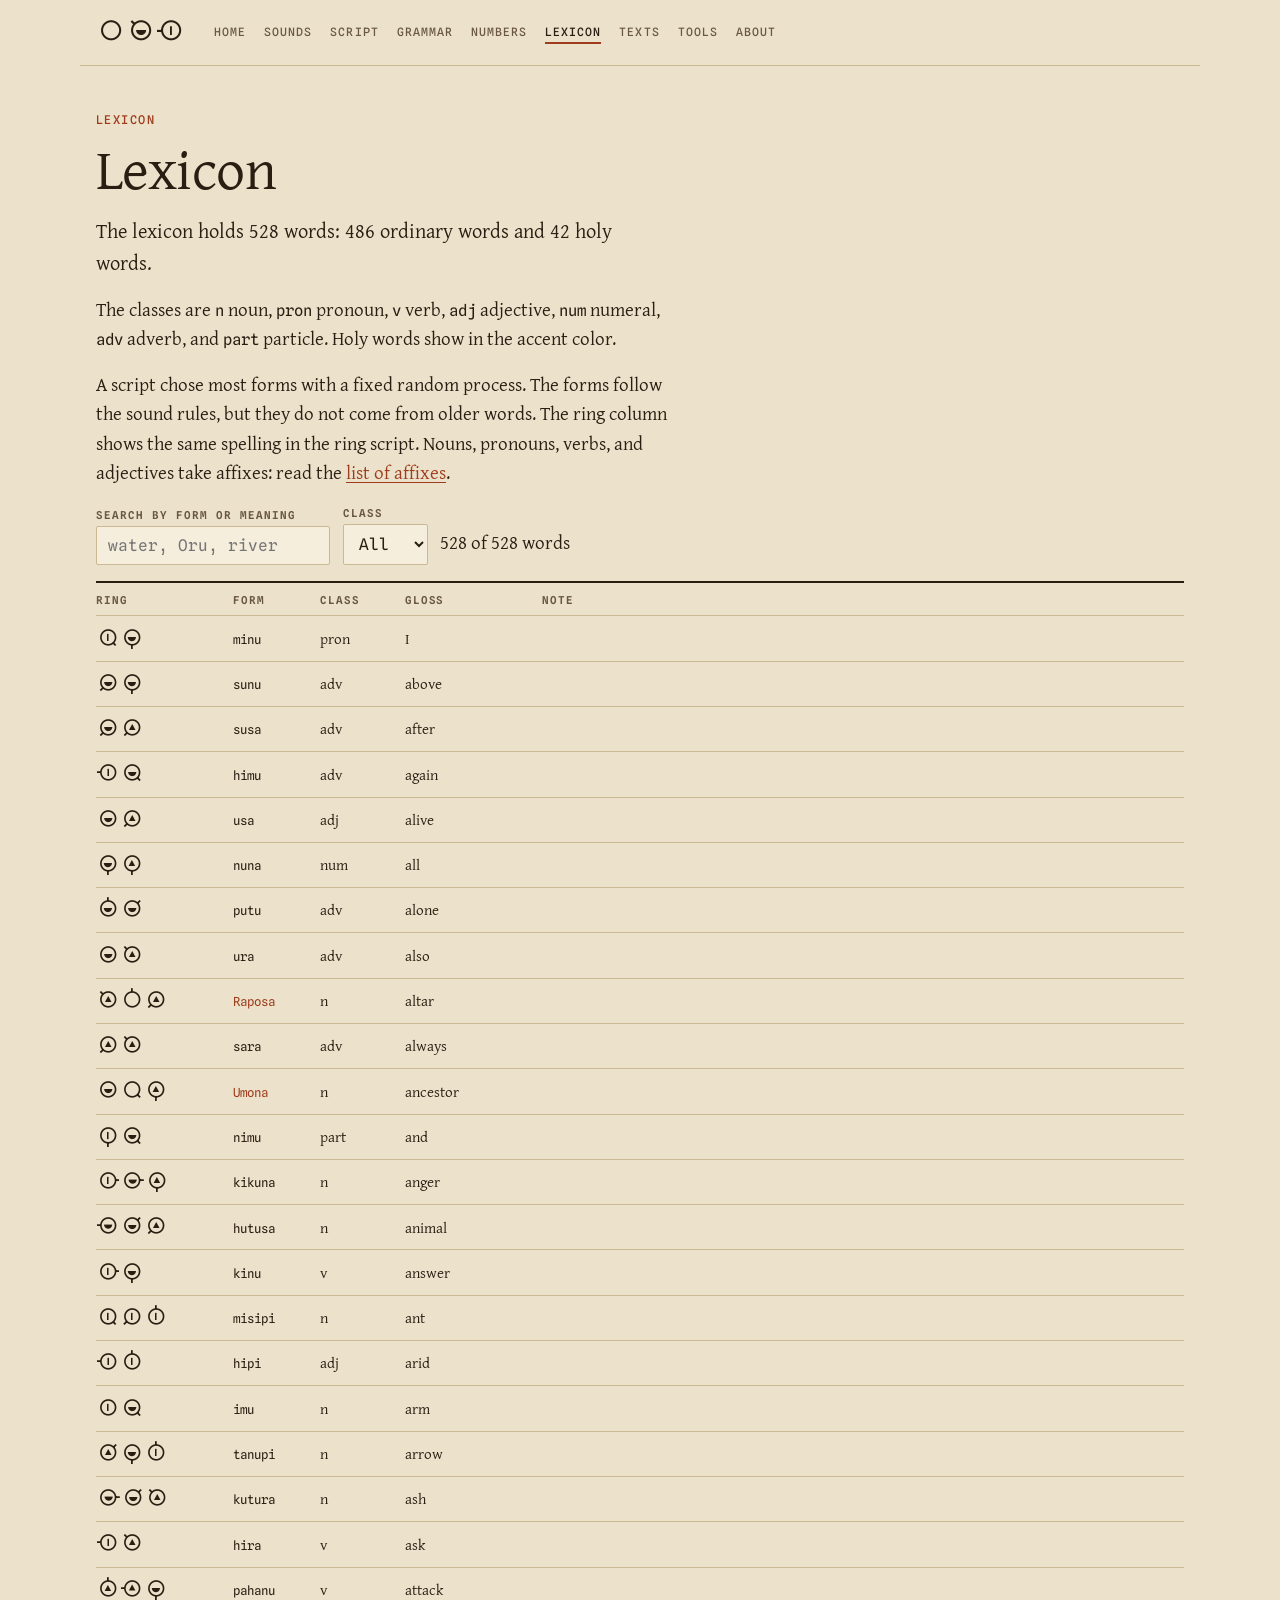
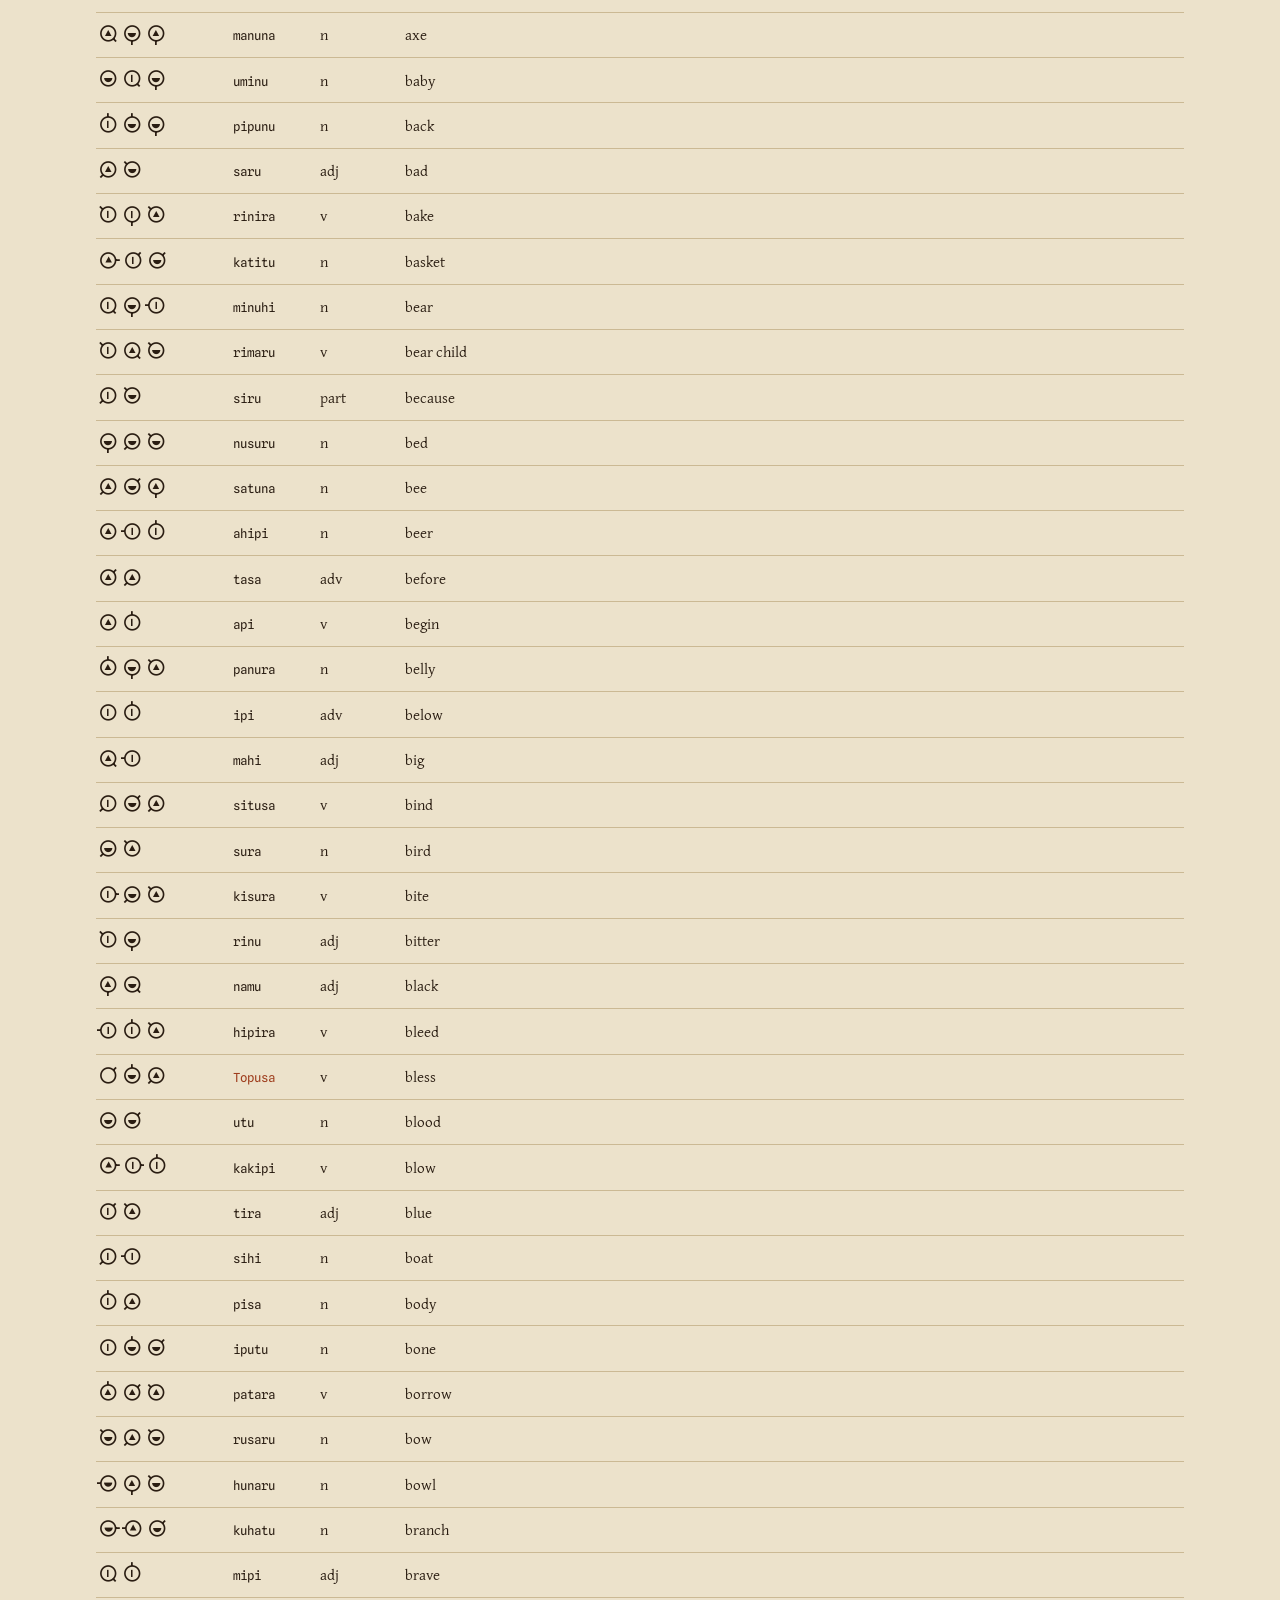
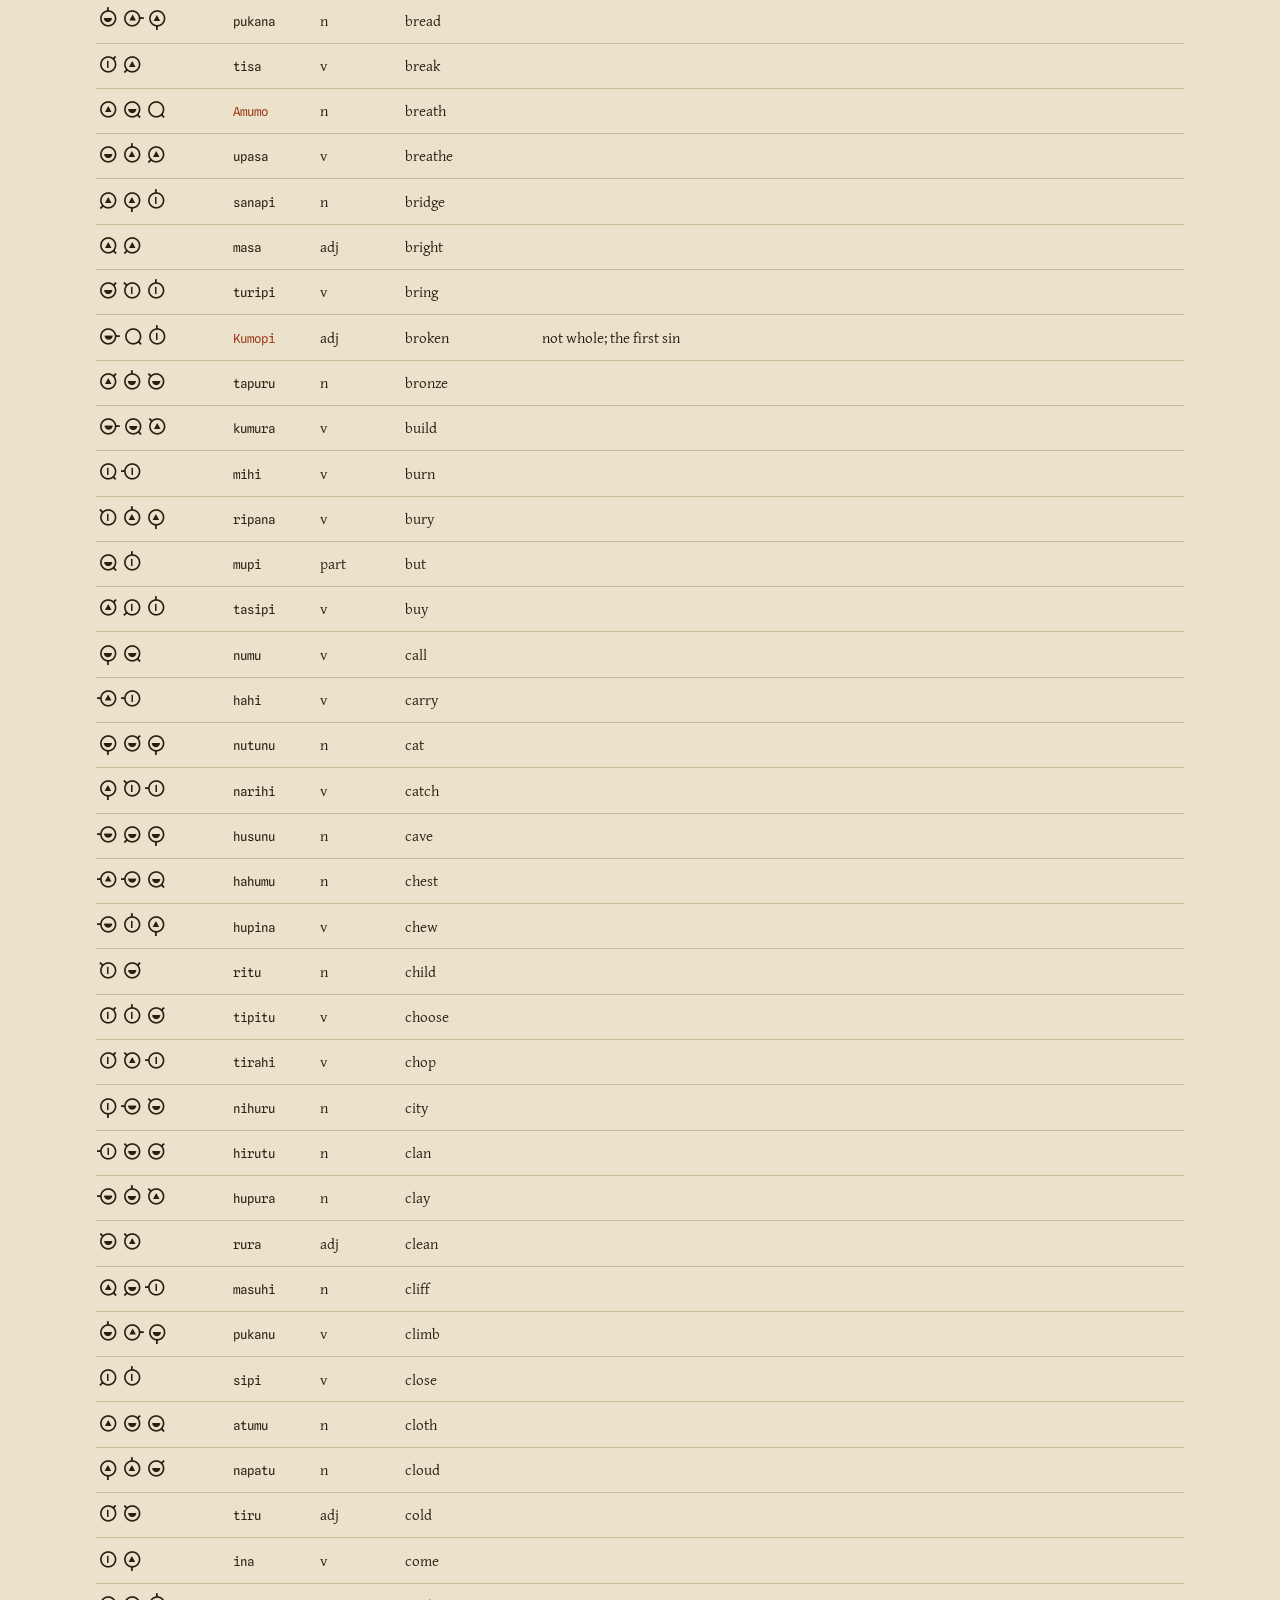
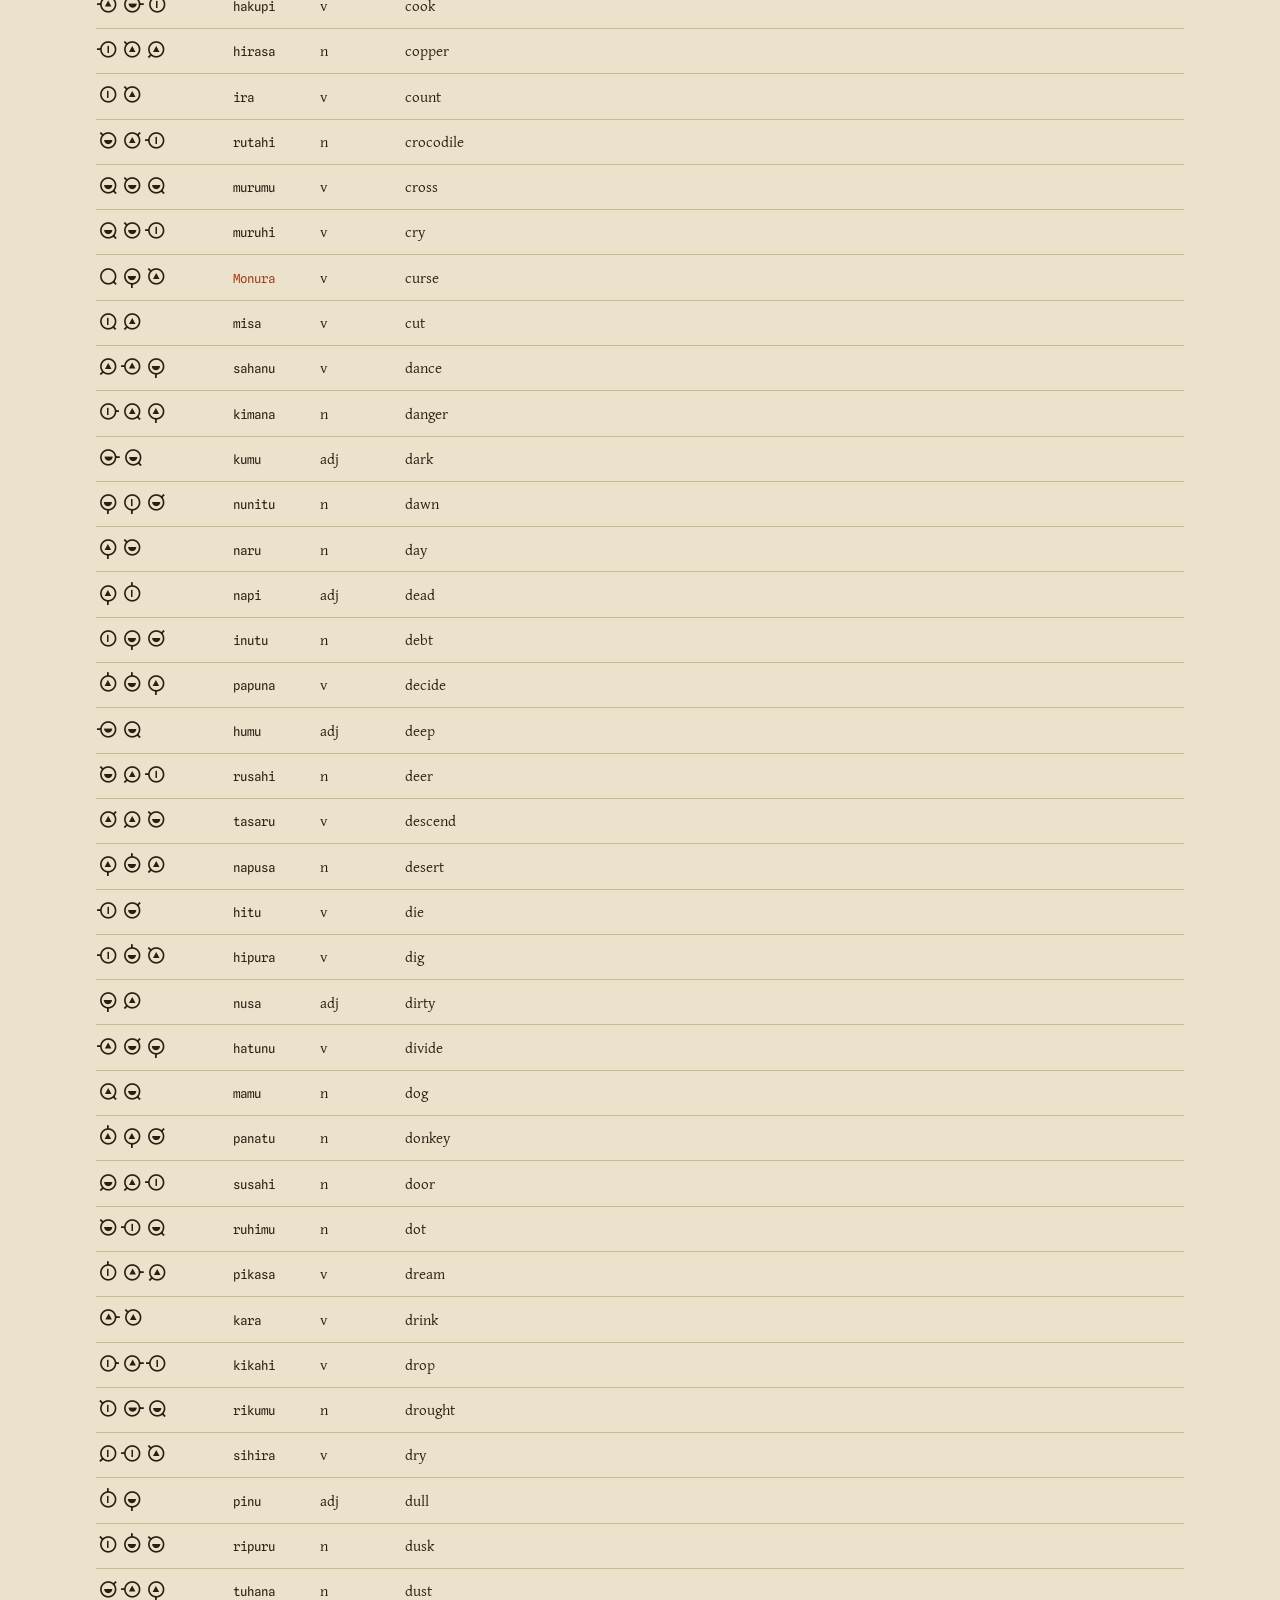
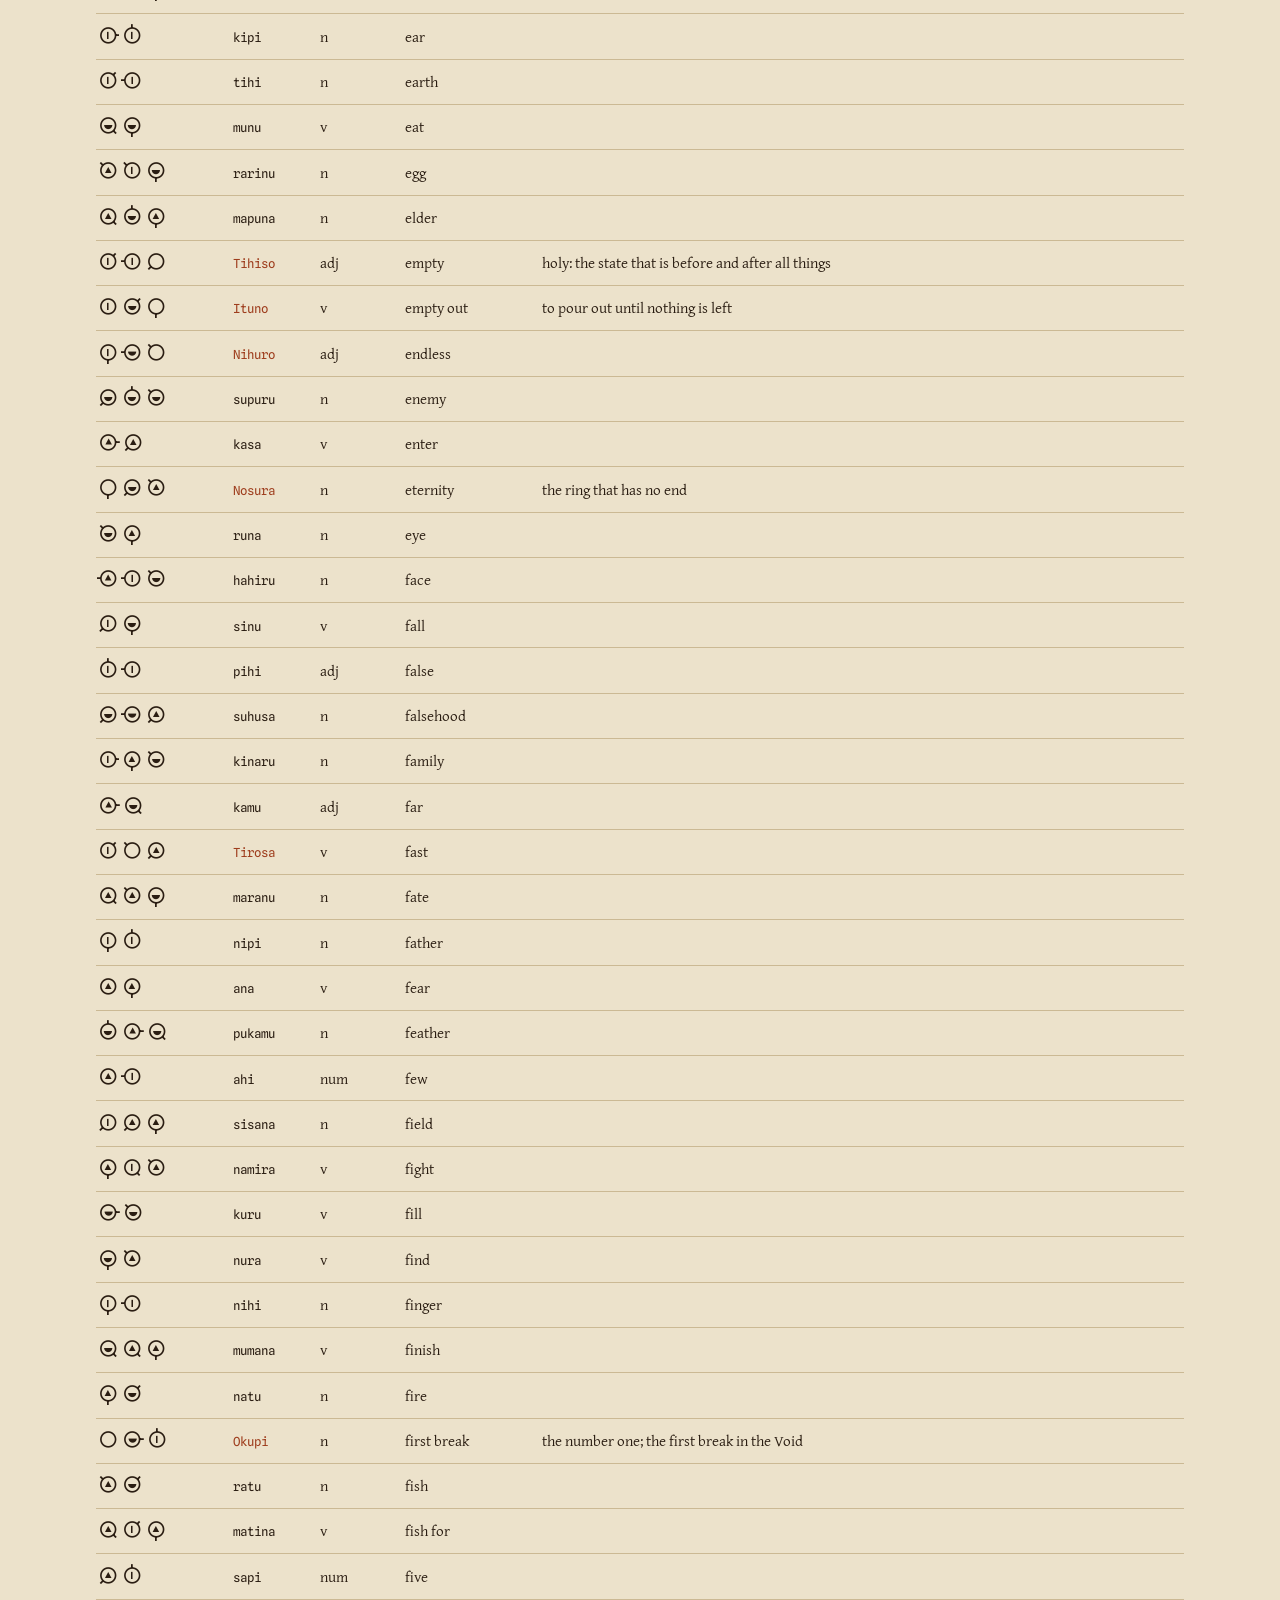
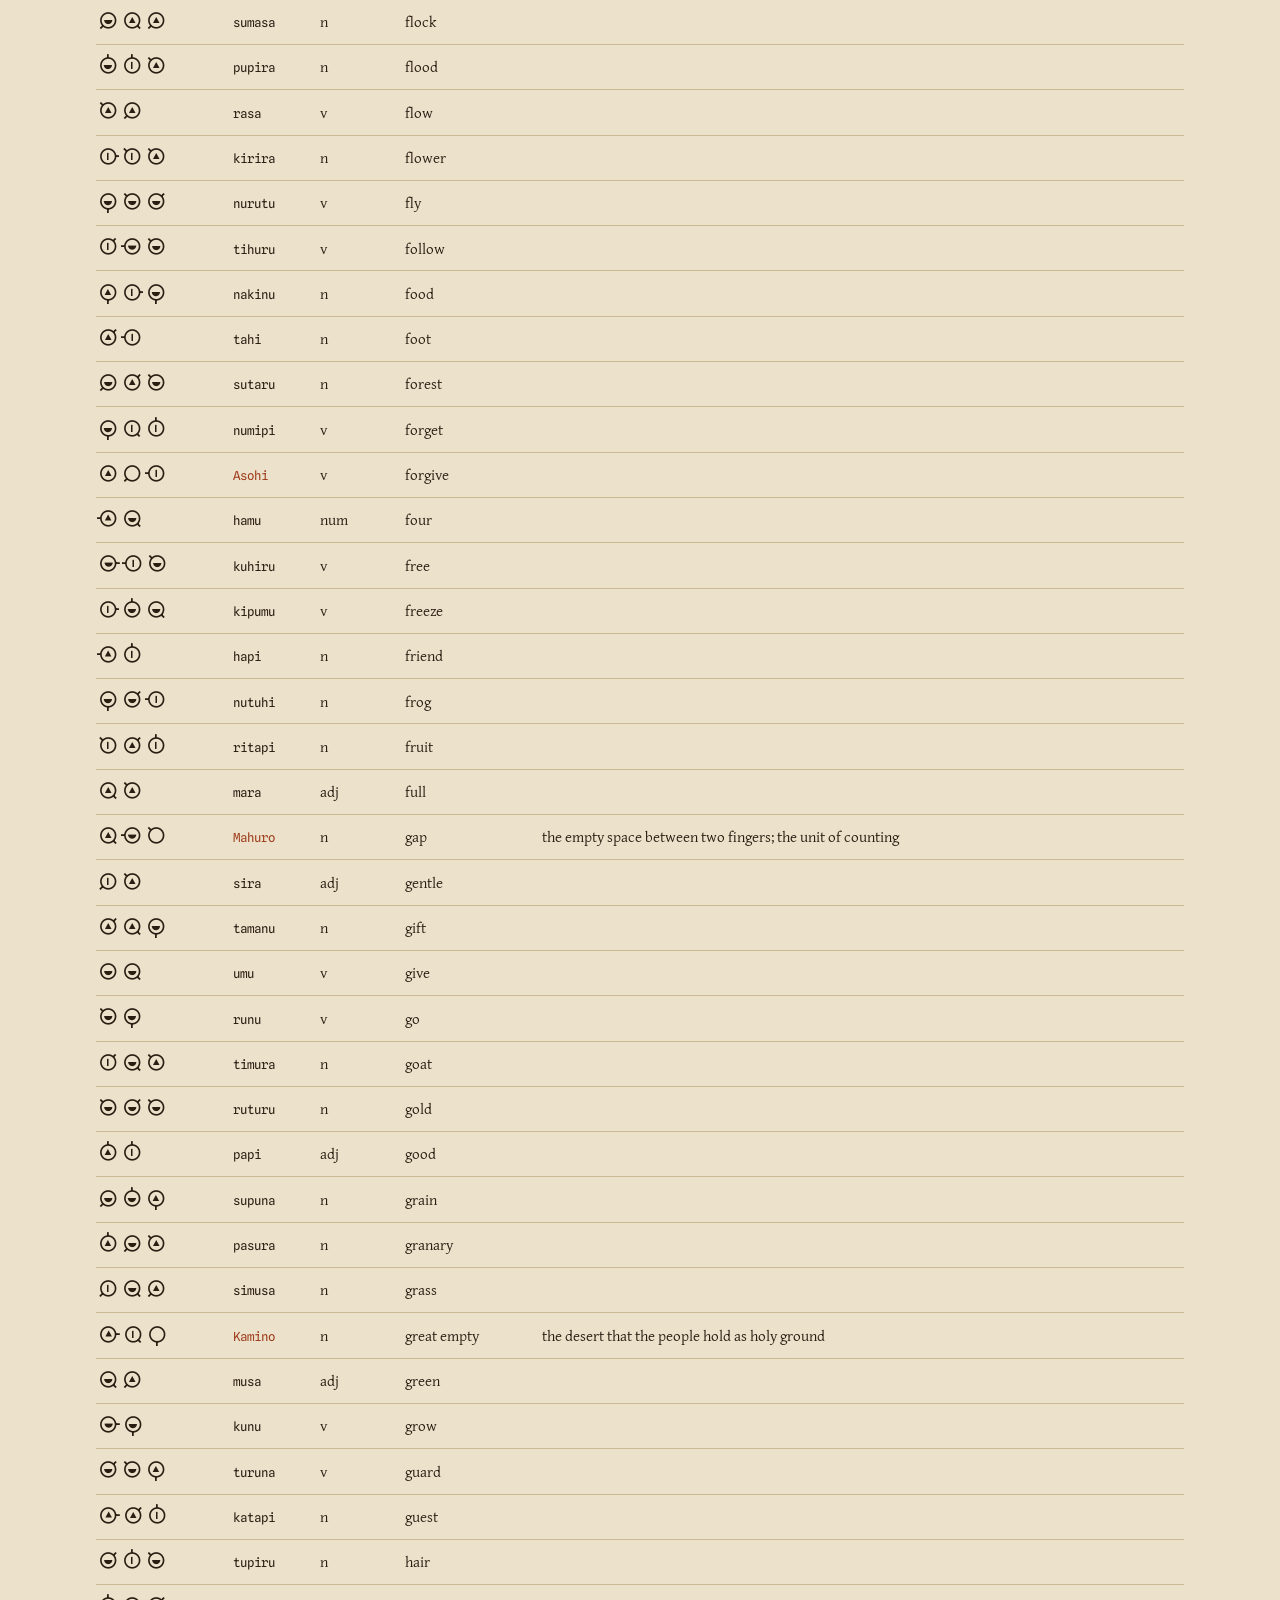
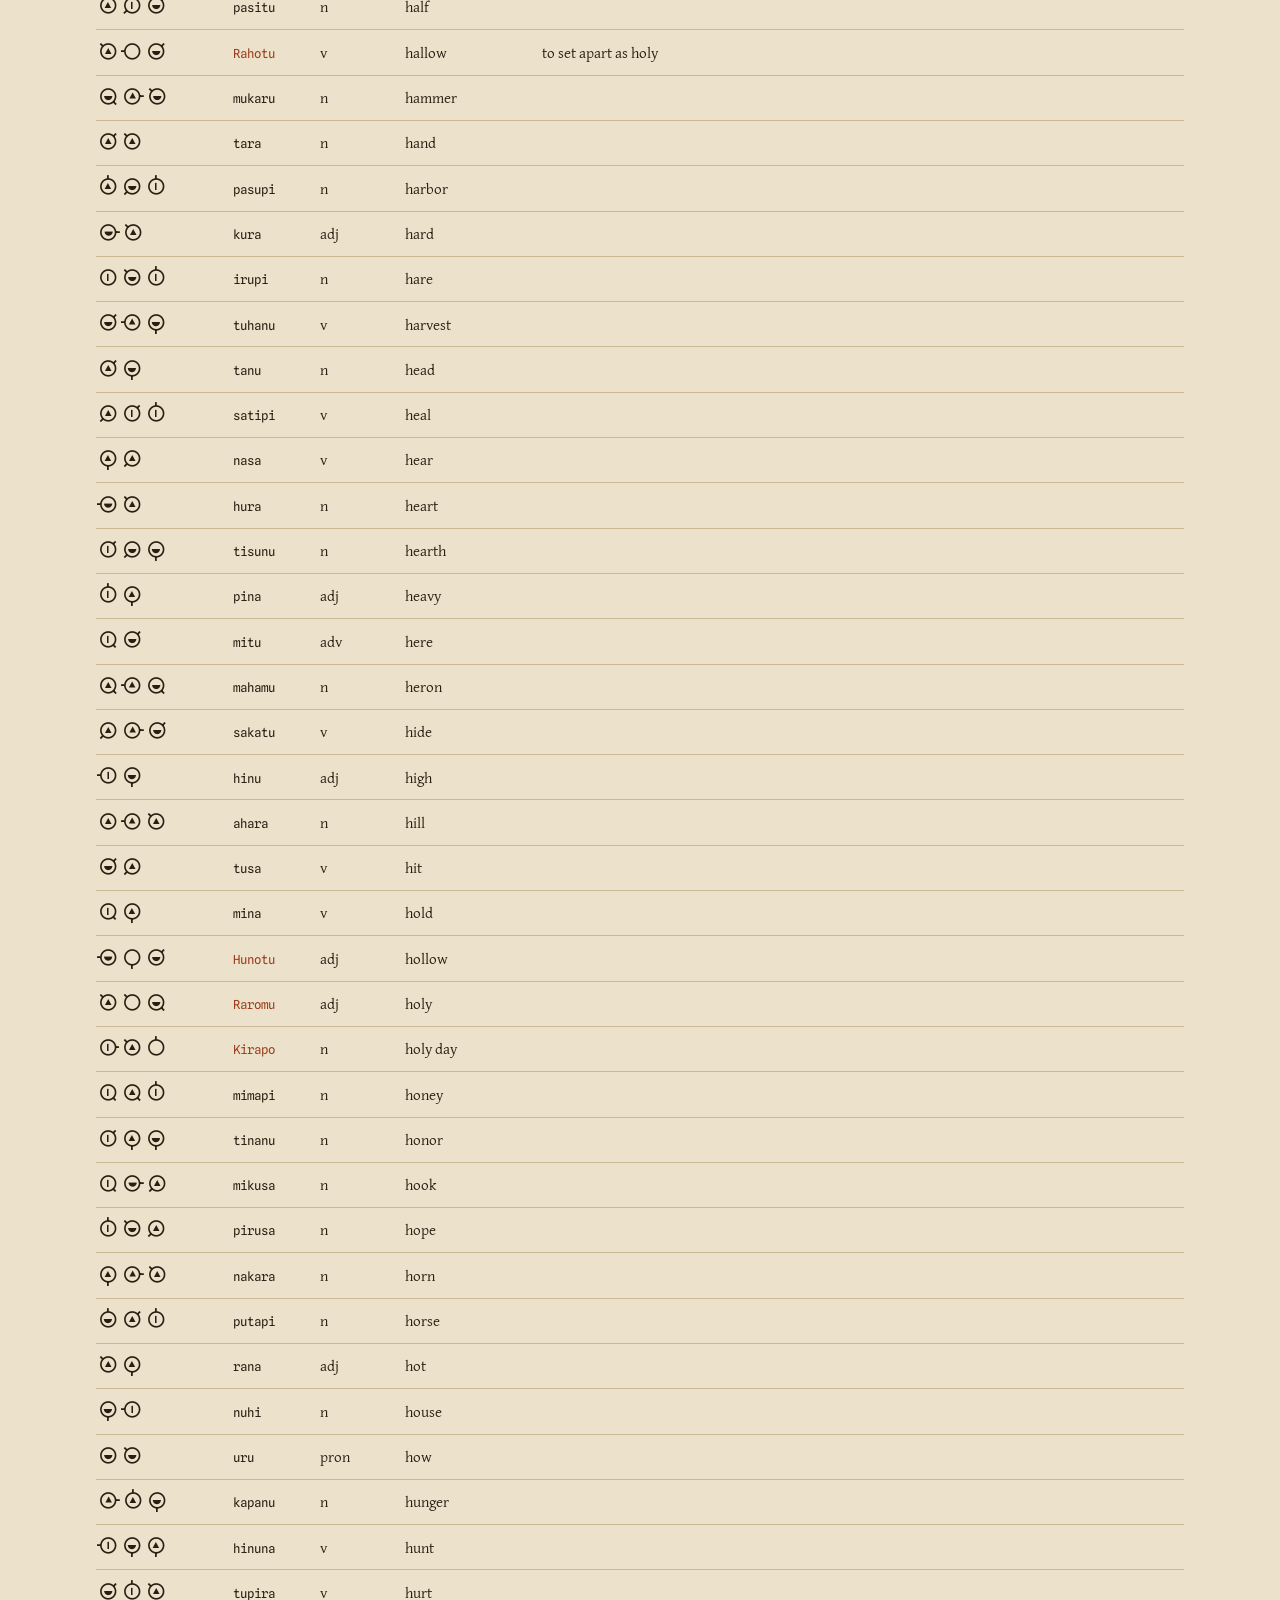
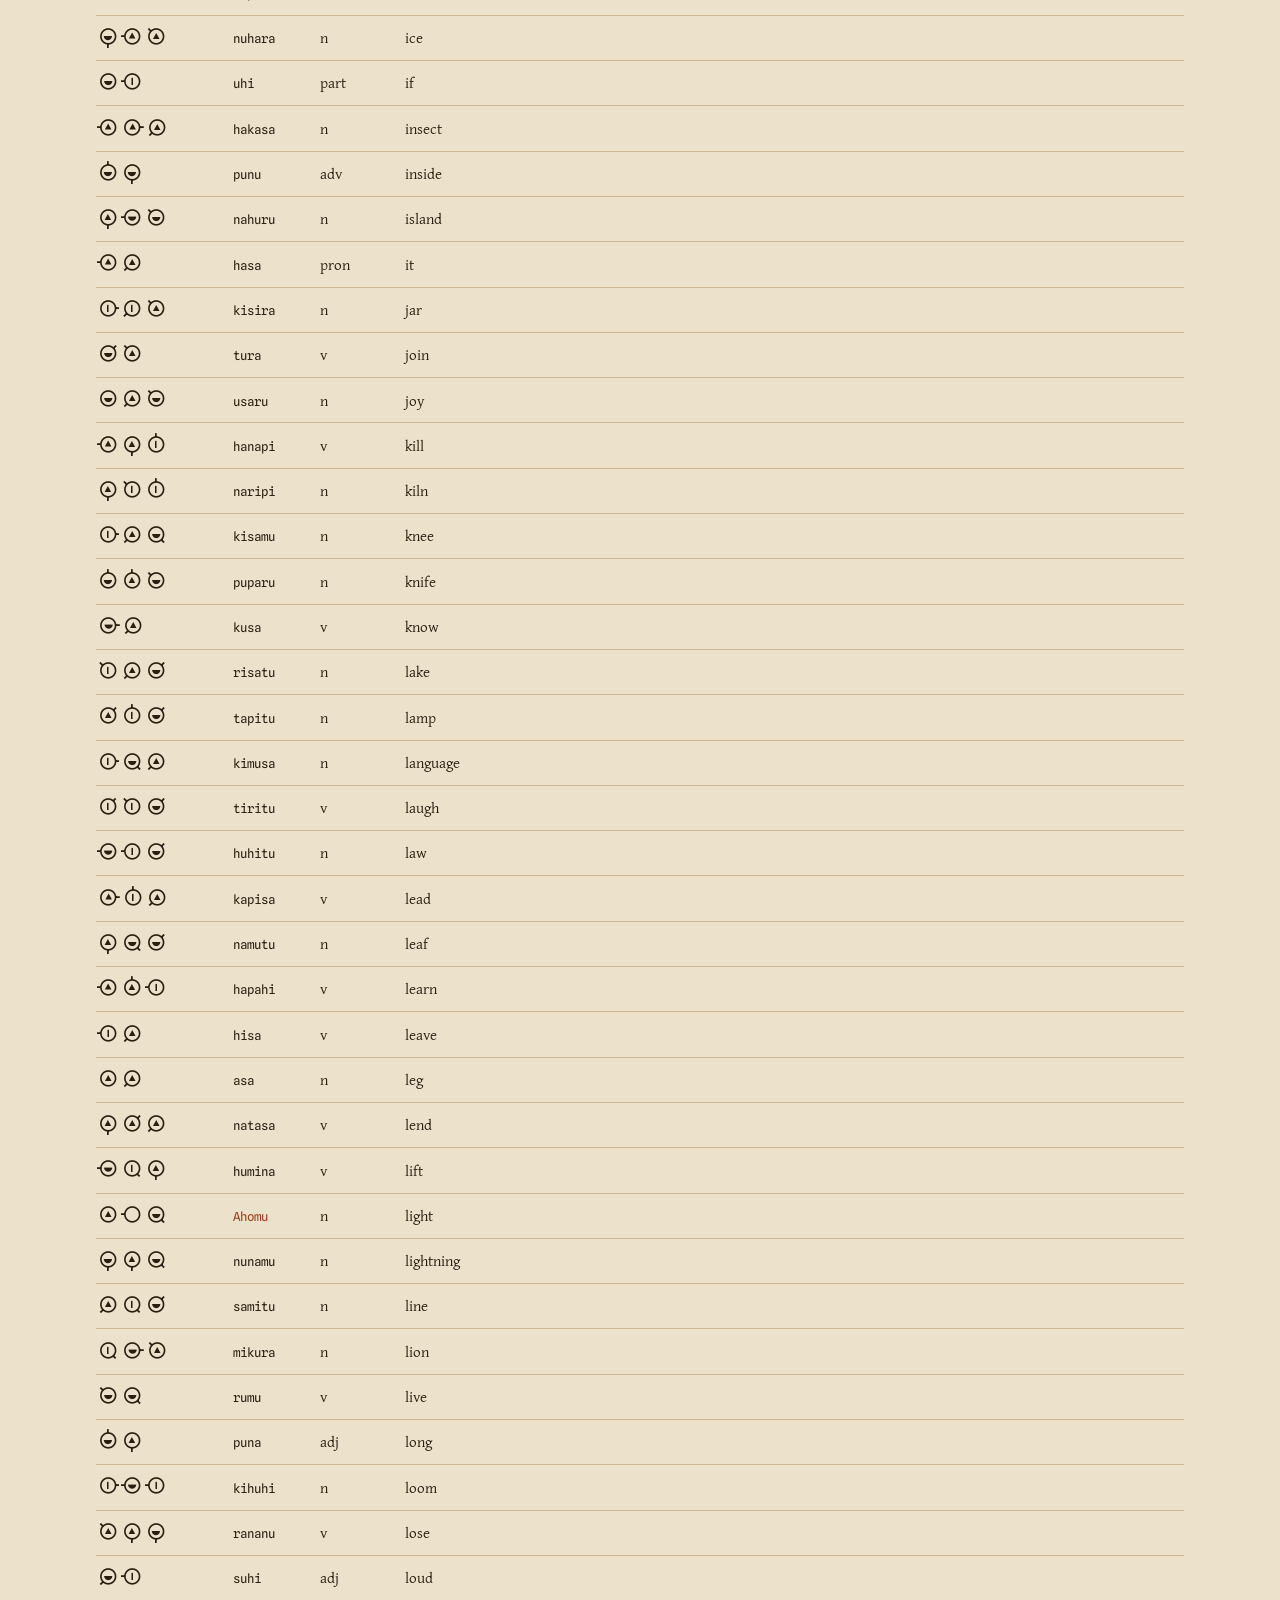
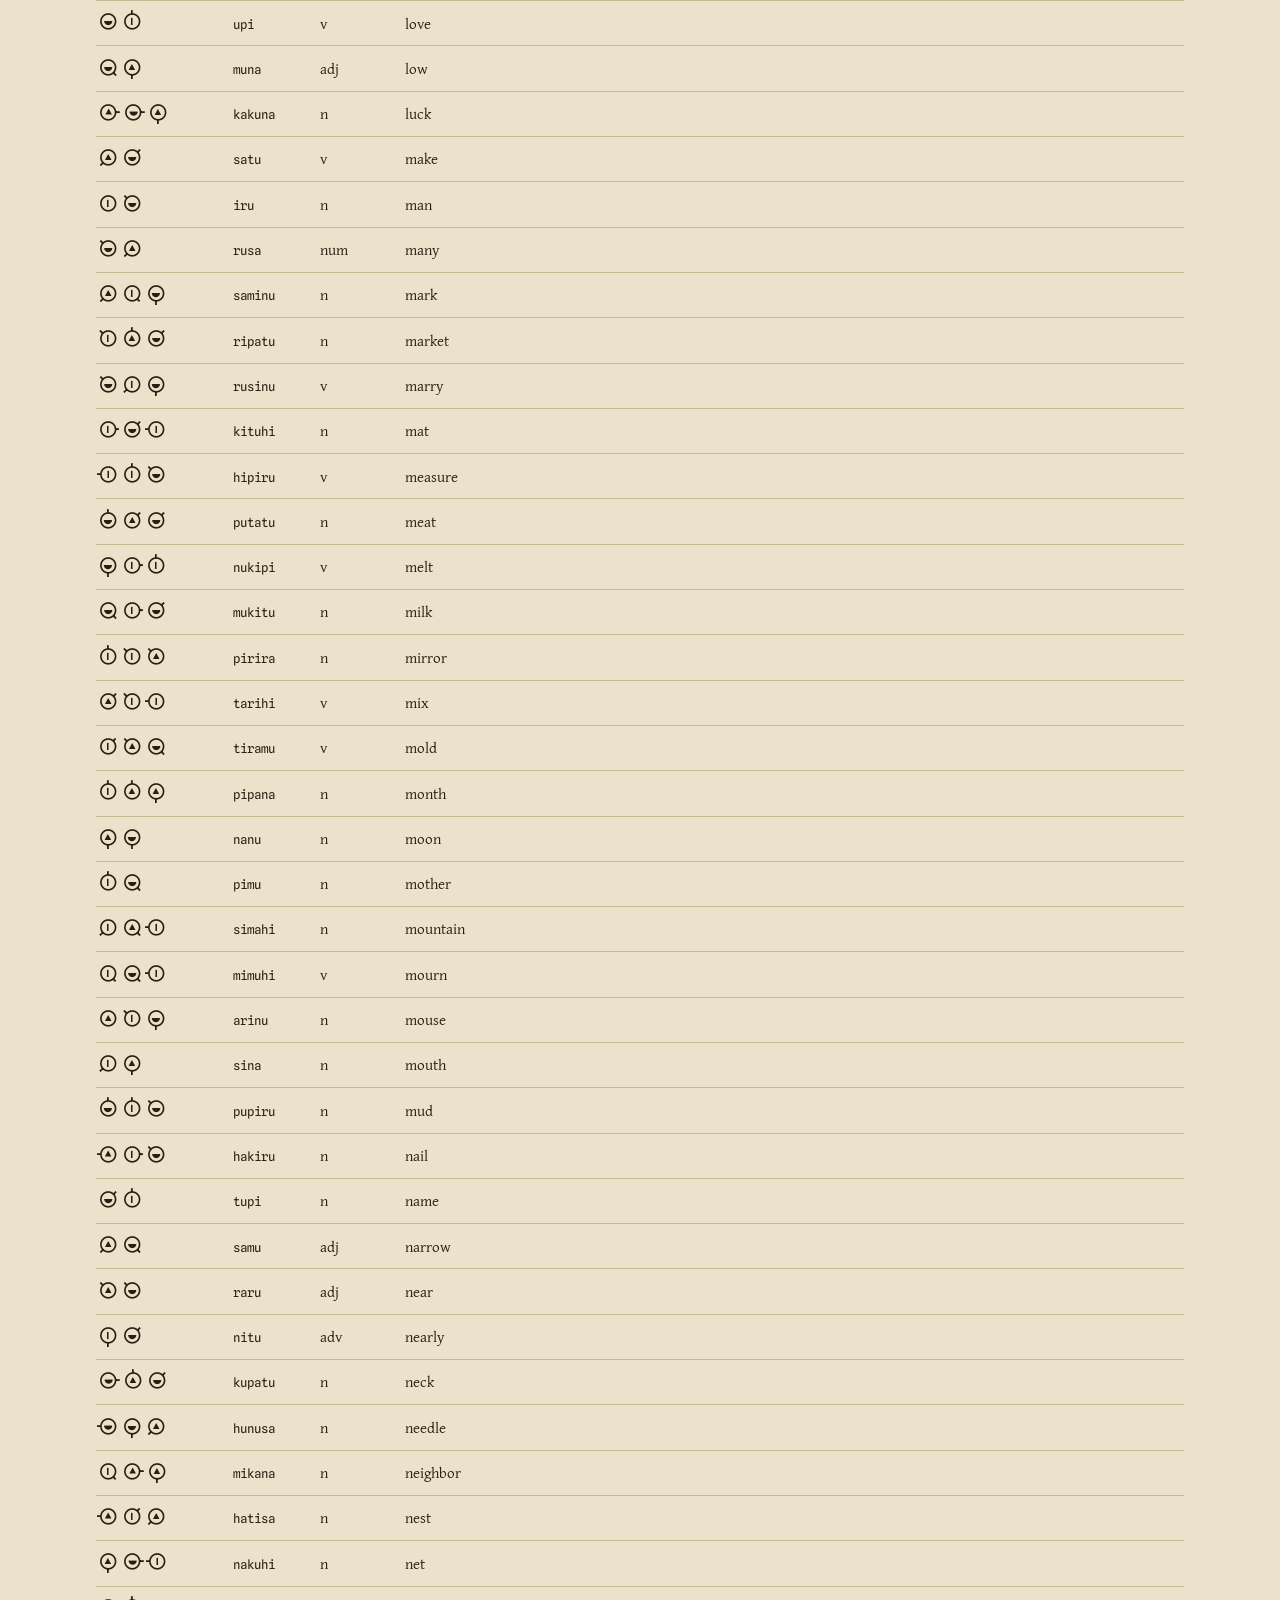
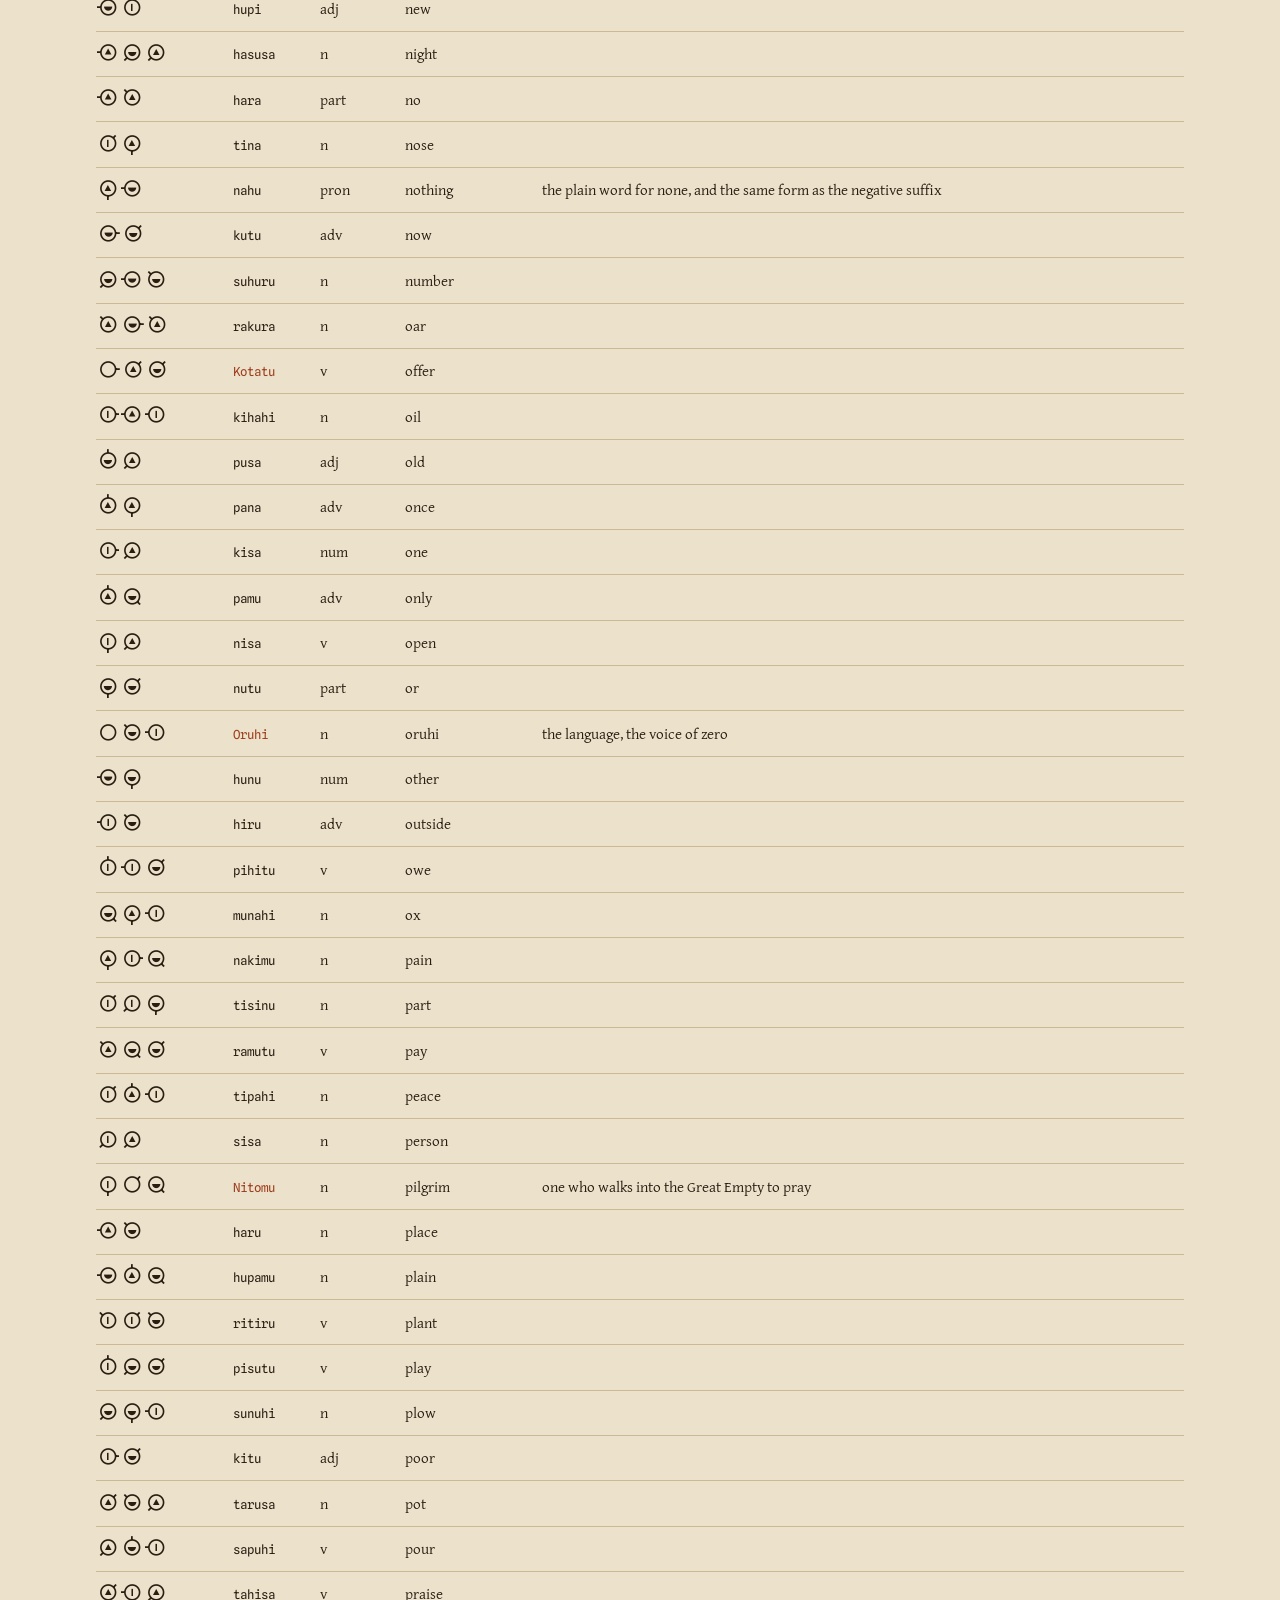
<file: docs/lexicon.html>
<!doctype html>
<html lang="en">
<head>
<meta charset="utf-8">
<meta name="viewport" content="width=device-width, initial-scale=1">
<title>The Oruhi lexicon</title>
<meta name="description" content="All words of Oruhi with ring script, spelling, part of speech, and English gloss. Search by form or by meaning.">
<link rel="preconnect" href="https://fonts.googleapis.com">
<link rel="preconnect" href="https://fonts.gstatic.com" crossorigin>
<link href="https://fonts.googleapis.com/css2?family=Gentium+Plus:ital,wght@0,400;0,700;1,400&amp;family=Spline+Sans+Mono:wght@400;500;600&amp;display=swap" rel="stylesheet">
<link rel="stylesheet" href="style.css">
<link rel="icon" href="img/favicon.svg" type="image/svg+xml">
</head>
<body>
<a class="skip" href="#main">Skip to the content</a>
<!--gen:nav--><nav class="site" aria-label="Pages"><a class="brand" href="index.html"><span class="ring" lang="x-oruhi">Oruhi</span><span class="sr">Oruhi</span></a><ul><li><a href="index.html">Home</a></li><li><a href="sounds.html">Sounds</a></li><li><a href="script.html">Script</a></li><li><a href="grammar.html">Grammar</a></li><li><a href="numbers.html">Numbers</a></li><li><a href="lexicon.html" aria-current="page">Lexicon</a></li><li><a href="texts.html">Texts</a></li><li><a href="tools.html">Tools</a></li><li><a href="about.html">About</a></li></ul></nav><!--/gen:nav-->
<main id="main" class="wrap">
  <p class="kicker">Lexicon</p>
  <h1>Lexicon</h1>
  <p class="lead">The lexicon holds <!--gen:count words-->528<!--/gen:count--> words: <!--gen:count ordinary-->486<!--/gen:count--> ordinary words and <!--gen:count holy-->42<!--/gen:count--> holy words.</p>
  <p>The classes are <code>n</code> noun, <code>pron</code> pronoun, <code>v</code> verb, <code>adj</code> adjective, <code>num</code> numeral, <code>adv</code> adverb, and <code>part</code> particle. Holy words show in the accent color.</p>
  <p>A script chose most forms with a fixed random process. The forms follow the sound rules, but they do not come from older words. The ring column shows the same spelling in the ring script. Nouns, pronouns, verbs, and adjectives take affixes: read the <a href="grammar.html#affixes">list of affixes</a>.</p>

  <div class="controls">
    <div><label for="lex-q">Search by form or meaning</label><input id="lex-q" type="search" autocomplete="off" placeholder="water, Oru, river"></div>
    <div><label for="lex-pos">Class</label>
      <select id="lex-pos">
        <option value="">All</option><option value="n">n</option><option value="pron">pron</option><option value="v">v</option><option value="adj">adj</option><option value="num">num</option><option value="adv">adv</option><option value="part">part</option>
      </select></div>
    <p id="lex-count" aria-live="polite" style="margin:0 0 0.5rem"></p>
  </div>
  <!--gen:lexicon--><div class="tbl"><table id="lex" class="lex"><thead><tr><th scope="col">Ring</th><th scope="col">Form</th><th scope="col">Class</th><th scope="col">Gloss</th><th scope="col">Note</th></tr></thead><tbody><tr data-pos="pron" data-q="I minu"><td><span class="ring" lang="x-oruhi">minu</span></td><td><code>minu</code></td><td>pron</td><td>I</td><td></td></tr><tr data-pos="adv" data-q="above sunu"><td><span class="ring" lang="x-oruhi">sunu</span></td><td><code>sunu</code></td><td>adv</td><td>above</td><td></td></tr><tr data-pos="adv" data-q="after susa"><td><span class="ring" lang="x-oruhi">susa</span></td><td><code>susa</code></td><td>adv</td><td>after</td><td></td></tr><tr data-pos="adv" data-q="again himu"><td><span class="ring" lang="x-oruhi">himu</span></td><td><code>himu</code></td><td>adv</td><td>again</td><td></td></tr><tr data-pos="adj" data-q="alive usa"><td><span class="ring" lang="x-oruhi">usa</span></td><td><code>usa</code></td><td>adj</td><td>alive</td><td></td></tr><tr data-pos="num" data-q="all nuna"><td><span class="ring" lang="x-oruhi">nuna</span></td><td><code>nuna</code></td><td>num</td><td>all</td><td></td></tr><tr data-pos="adv" data-q="alone putu"><td><span class="ring" lang="x-oruhi">putu</span></td><td><code>putu</code></td><td>adv</td><td>alone</td><td></td></tr><tr data-pos="adv" data-q="also ura"><td><span class="ring" lang="x-oruhi">ura</span></td><td><code>ura</code></td><td>adv</td><td>also</td><td></td></tr><tr data-pos="n" data-q="altar raposa"><td><span class="ring" lang="x-oruhi">raposa</span></td><td><code class="holy">Raposa</code></td><td>n</td><td>altar</td><td></td></tr><tr data-pos="adv" data-q="always sara"><td><span class="ring" lang="x-oruhi">sara</span></td><td><code>sara</code></td><td>adv</td><td>always</td><td></td></tr><tr data-pos="n" data-q="ancestor umona"><td><span class="ring" lang="x-oruhi">umona</span></td><td><code class="holy">Umona</code></td><td>n</td><td>ancestor</td><td></td></tr><tr data-pos="part" data-q="and nimu"><td><span class="ring" lang="x-oruhi">nimu</span></td><td><code>nimu</code></td><td>part</td><td>and</td><td></td></tr><tr data-pos="n" data-q="anger kikuna"><td><span class="ring" lang="x-oruhi">kikuna</span></td><td><code>kikuna</code></td><td>n</td><td>anger</td><td></td></tr><tr data-pos="n" data-q="animal hutusa"><td><span class="ring" lang="x-oruhi">hutusa</span></td><td><code>hutusa</code></td><td>n</td><td>animal</td><td></td></tr><tr data-pos="v" data-q="answer kinu"><td><span class="ring" lang="x-oruhi">kinu</span></td><td><code>kinu</code></td><td>v</td><td>answer</td><td></td></tr><tr data-pos="n" data-q="ant misipi"><td><span class="ring" lang="x-oruhi">misipi</span></td><td><code>misipi</code></td><td>n</td><td>ant</td><td></td></tr><tr data-pos="adj" data-q="arid hipi"><td><span class="ring" lang="x-oruhi">hipi</span></td><td><code>hipi</code></td><td>adj</td><td>arid</td><td></td></tr><tr data-pos="n" data-q="arm imu"><td><span class="ring" lang="x-oruhi">imu</span></td><td><code>imu</code></td><td>n</td><td>arm</td><td></td></tr><tr data-pos="n" data-q="arrow tanupi"><td><span class="ring" lang="x-oruhi">tanupi</span></td><td><code>tanupi</code></td><td>n</td><td>arrow</td><td></td></tr><tr data-pos="n" data-q="ash kutura"><td><span class="ring" lang="x-oruhi">kutura</span></td><td><code>kutura</code></td><td>n</td><td>ash</td><td></td></tr><tr data-pos="v" data-q="ask hira"><td><span class="ring" lang="x-oruhi">hira</span></td><td><code>hira</code></td><td>v</td><td>ask</td><td></td></tr><tr data-pos="v" data-q="attack pahanu"><td><span class="ring" lang="x-oruhi">pahanu</span></td><td><code>pahanu</code></td><td>v</td><td>attack</td><td></td></tr><tr data-pos="n" data-q="axe manuna"><td><span class="ring" lang="x-oruhi">manuna</span></td><td><code>manuna</code></td><td>n</td><td>axe</td><td></td></tr><tr data-pos="n" data-q="baby uminu"><td><span class="ring" lang="x-oruhi">uminu</span></td><td><code>uminu</code></td><td>n</td><td>baby</td><td></td></tr><tr data-pos="n" data-q="back pipunu"><td><span class="ring" lang="x-oruhi">pipunu</span></td><td><code>pipunu</code></td><td>n</td><td>back</td><td></td></tr><tr data-pos="adj" data-q="bad saru"><td><span class="ring" lang="x-oruhi">saru</span></td><td><code>saru</code></td><td>adj</td><td>bad</td><td></td></tr><tr data-pos="v" data-q="bake rinira"><td><span class="ring" lang="x-oruhi">rinira</span></td><td><code>rinira</code></td><td>v</td><td>bake</td><td></td></tr><tr data-pos="n" data-q="basket katitu"><td><span class="ring" lang="x-oruhi">katitu</span></td><td><code>katitu</code></td><td>n</td><td>basket</td><td></td></tr><tr data-pos="n" data-q="bear minuhi"><td><span class="ring" lang="x-oruhi">minuhi</span></td><td><code>minuhi</code></td><td>n</td><td>bear</td><td></td></tr><tr data-pos="v" data-q="bear child rimaru"><td><span class="ring" lang="x-oruhi">rimaru</span></td><td><code>rimaru</code></td><td>v</td><td>bear child</td><td></td></tr><tr data-pos="part" data-q="because siru"><td><span class="ring" lang="x-oruhi">siru</span></td><td><code>siru</code></td><td>part</td><td>because</td><td></td></tr><tr data-pos="n" data-q="bed nusuru"><td><span class="ring" lang="x-oruhi">nusuru</span></td><td><code>nusuru</code></td><td>n</td><td>bed</td><td></td></tr><tr data-pos="n" data-q="bee satuna"><td><span class="ring" lang="x-oruhi">satuna</span></td><td><code>satuna</code></td><td>n</td><td>bee</td><td></td></tr><tr data-pos="n" data-q="beer ahipi"><td><span class="ring" lang="x-oruhi">ahipi</span></td><td><code>ahipi</code></td><td>n</td><td>beer</td><td></td></tr><tr data-pos="adv" data-q="before tasa"><td><span class="ring" lang="x-oruhi">tasa</span></td><td><code>tasa</code></td><td>adv</td><td>before</td><td></td></tr><tr data-pos="v" data-q="begin api"><td><span class="ring" lang="x-oruhi">api</span></td><td><code>api</code></td><td>v</td><td>begin</td><td></td></tr><tr data-pos="n" data-q="belly panura"><td><span class="ring" lang="x-oruhi">panura</span></td><td><code>panura</code></td><td>n</td><td>belly</td><td></td></tr><tr data-pos="adv" data-q="below ipi"><td><span class="ring" lang="x-oruhi">ipi</span></td><td><code>ipi</code></td><td>adv</td><td>below</td><td></td></tr><tr data-pos="adj" data-q="big mahi"><td><span class="ring" lang="x-oruhi">mahi</span></td><td><code>mahi</code></td><td>adj</td><td>big</td><td></td></tr><tr data-pos="v" data-q="bind situsa"><td><span class="ring" lang="x-oruhi">situsa</span></td><td><code>situsa</code></td><td>v</td><td>bind</td><td></td></tr><tr data-pos="n" data-q="bird sura"><td><span class="ring" lang="x-oruhi">sura</span></td><td><code>sura</code></td><td>n</td><td>bird</td><td></td></tr><tr data-pos="v" data-q="bite kisura"><td><span class="ring" lang="x-oruhi">kisura</span></td><td><code>kisura</code></td><td>v</td><td>bite</td><td></td></tr><tr data-pos="adj" data-q="bitter rinu"><td><span class="ring" lang="x-oruhi">rinu</span></td><td><code>rinu</code></td><td>adj</td><td>bitter</td><td></td></tr><tr data-pos="adj" data-q="black namu"><td><span class="ring" lang="x-oruhi">namu</span></td><td><code>namu</code></td><td>adj</td><td>black</td><td></td></tr><tr data-pos="v" data-q="bleed hipira"><td><span class="ring" lang="x-oruhi">hipira</span></td><td><code>hipira</code></td><td>v</td><td>bleed</td><td></td></tr><tr data-pos="v" data-q="bless topusa"><td><span class="ring" lang="x-oruhi">topusa</span></td><td><code class="holy">Topusa</code></td><td>v</td><td>bless</td><td></td></tr><tr data-pos="n" data-q="blood utu"><td><span class="ring" lang="x-oruhi">utu</span></td><td><code>utu</code></td><td>n</td><td>blood</td><td></td></tr><tr data-pos="v" data-q="blow kakipi"><td><span class="ring" lang="x-oruhi">kakipi</span></td><td><code>kakipi</code></td><td>v</td><td>blow</td><td></td></tr><tr data-pos="adj" data-q="blue tira"><td><span class="ring" lang="x-oruhi">tira</span></td><td><code>tira</code></td><td>adj</td><td>blue</td><td></td></tr><tr data-pos="n" data-q="boat sihi"><td><span class="ring" lang="x-oruhi">sihi</span></td><td><code>sihi</code></td><td>n</td><td>boat</td><td></td></tr><tr data-pos="n" data-q="body pisa"><td><span class="ring" lang="x-oruhi">pisa</span></td><td><code>pisa</code></td><td>n</td><td>body</td><td></td></tr><tr data-pos="n" data-q="bone iputu"><td><span class="ring" lang="x-oruhi">iputu</span></td><td><code>iputu</code></td><td>n</td><td>bone</td><td></td></tr><tr data-pos="v" data-q="borrow patara"><td><span class="ring" lang="x-oruhi">patara</span></td><td><code>patara</code></td><td>v</td><td>borrow</td><td></td></tr><tr data-pos="n" data-q="bow rusaru"><td><span class="ring" lang="x-oruhi">rusaru</span></td><td><code>rusaru</code></td><td>n</td><td>bow</td><td></td></tr><tr data-pos="n" data-q="bowl hunaru"><td><span class="ring" lang="x-oruhi">hunaru</span></td><td><code>hunaru</code></td><td>n</td><td>bowl</td><td></td></tr><tr data-pos="n" data-q="branch kuhatu"><td><span class="ring" lang="x-oruhi">kuhatu</span></td><td><code>kuhatu</code></td><td>n</td><td>branch</td><td></td></tr><tr data-pos="adj" data-q="brave mipi"><td><span class="ring" lang="x-oruhi">mipi</span></td><td><code>mipi</code></td><td>adj</td><td>brave</td><td></td></tr><tr data-pos="n" data-q="bread pukana"><td><span class="ring" lang="x-oruhi">pukana</span></td><td><code>pukana</code></td><td>n</td><td>bread</td><td></td></tr><tr data-pos="v" data-q="break tisa"><td><span class="ring" lang="x-oruhi">tisa</span></td><td><code>tisa</code></td><td>v</td><td>break</td><td></td></tr><tr data-pos="n" data-q="breath amumo"><td><span class="ring" lang="x-oruhi">amumo</span></td><td><code class="holy">Amumo</code></td><td>n</td><td>breath</td><td></td></tr><tr data-pos="v" data-q="breathe upasa"><td><span class="ring" lang="x-oruhi">upasa</span></td><td><code>upasa</code></td><td>v</td><td>breathe</td><td></td></tr><tr data-pos="n" data-q="bridge sanapi"><td><span class="ring" lang="x-oruhi">sanapi</span></td><td><code>sanapi</code></td><td>n</td><td>bridge</td><td></td></tr><tr data-pos="adj" data-q="bright masa"><td><span class="ring" lang="x-oruhi">masa</span></td><td><code>masa</code></td><td>adj</td><td>bright</td><td></td></tr><tr data-pos="v" data-q="bring turipi"><td><span class="ring" lang="x-oruhi">turipi</span></td><td><code>turipi</code></td><td>v</td><td>bring</td><td></td></tr><tr data-pos="adj" data-q="broken kumopi"><td><span class="ring" lang="x-oruhi">kumopi</span></td><td><code class="holy">Kumopi</code></td><td>adj</td><td>broken</td><td>not whole; the first sin</td></tr><tr data-pos="n" data-q="bronze tapuru"><td><span class="ring" lang="x-oruhi">tapuru</span></td><td><code>tapuru</code></td><td>n</td><td>bronze</td><td></td></tr><tr data-pos="v" data-q="build kumura"><td><span class="ring" lang="x-oruhi">kumura</span></td><td><code>kumura</code></td><td>v</td><td>build</td><td></td></tr><tr data-pos="v" data-q="burn mihi"><td><span class="ring" lang="x-oruhi">mihi</span></td><td><code>mihi</code></td><td>v</td><td>burn</td><td></td></tr><tr data-pos="v" data-q="bury ripana"><td><span class="ring" lang="x-oruhi">ripana</span></td><td><code>ripana</code></td><td>v</td><td>bury</td><td></td></tr><tr data-pos="part" data-q="but mupi"><td><span class="ring" lang="x-oruhi">mupi</span></td><td><code>mupi</code></td><td>part</td><td>but</td><td></td></tr><tr data-pos="v" data-q="buy tasipi"><td><span class="ring" lang="x-oruhi">tasipi</span></td><td><code>tasipi</code></td><td>v</td><td>buy</td><td></td></tr><tr data-pos="v" data-q="call numu"><td><span class="ring" lang="x-oruhi">numu</span></td><td><code>numu</code></td><td>v</td><td>call</td><td></td></tr><tr data-pos="v" data-q="carry hahi"><td><span class="ring" lang="x-oruhi">hahi</span></td><td><code>hahi</code></td><td>v</td><td>carry</td><td></td></tr><tr data-pos="n" data-q="cat nutunu"><td><span class="ring" lang="x-oruhi">nutunu</span></td><td><code>nutunu</code></td><td>n</td><td>cat</td><td></td></tr><tr data-pos="v" data-q="catch narihi"><td><span class="ring" lang="x-oruhi">narihi</span></td><td><code>narihi</code></td><td>v</td><td>catch</td><td></td></tr><tr data-pos="n" data-q="cave husunu"><td><span class="ring" lang="x-oruhi">husunu</span></td><td><code>husunu</code></td><td>n</td><td>cave</td><td></td></tr><tr data-pos="n" data-q="chest hahumu"><td><span class="ring" lang="x-oruhi">hahumu</span></td><td><code>hahumu</code></td><td>n</td><td>chest</td><td></td></tr><tr data-pos="v" data-q="chew hupina"><td><span class="ring" lang="x-oruhi">hupina</span></td><td><code>hupina</code></td><td>v</td><td>chew</td><td></td></tr><tr data-pos="n" data-q="child ritu"><td><span class="ring" lang="x-oruhi">ritu</span></td><td><code>ritu</code></td><td>n</td><td>child</td><td></td></tr><tr data-pos="v" data-q="choose tipitu"><td><span class="ring" lang="x-oruhi">tipitu</span></td><td><code>tipitu</code></td><td>v</td><td>choose</td><td></td></tr><tr data-pos="v" data-q="chop tirahi"><td><span class="ring" lang="x-oruhi">tirahi</span></td><td><code>tirahi</code></td><td>v</td><td>chop</td><td></td></tr><tr data-pos="n" data-q="city nihuru"><td><span class="ring" lang="x-oruhi">nihuru</span></td><td><code>nihuru</code></td><td>n</td><td>city</td><td></td></tr><tr data-pos="n" data-q="clan hirutu"><td><span class="ring" lang="x-oruhi">hirutu</span></td><td><code>hirutu</code></td><td>n</td><td>clan</td><td></td></tr><tr data-pos="n" data-q="clay hupura"><td><span class="ring" lang="x-oruhi">hupura</span></td><td><code>hupura</code></td><td>n</td><td>clay</td><td></td></tr><tr data-pos="adj" data-q="clean rura"><td><span class="ring" lang="x-oruhi">rura</span></td><td><code>rura</code></td><td>adj</td><td>clean</td><td></td></tr><tr data-pos="n" data-q="cliff masuhi"><td><span class="ring" lang="x-oruhi">masuhi</span></td><td><code>masuhi</code></td><td>n</td><td>cliff</td><td></td></tr><tr data-pos="v" data-q="climb pukanu"><td><span class="ring" lang="x-oruhi">pukanu</span></td><td><code>pukanu</code></td><td>v</td><td>climb</td><td></td></tr><tr data-pos="v" data-q="close sipi"><td><span class="ring" lang="x-oruhi">sipi</span></td><td><code>sipi</code></td><td>v</td><td>close</td><td></td></tr><tr data-pos="n" data-q="cloth atumu"><td><span class="ring" lang="x-oruhi">atumu</span></td><td><code>atumu</code></td><td>n</td><td>cloth</td><td></td></tr><tr data-pos="n" data-q="cloud napatu"><td><span class="ring" lang="x-oruhi">napatu</span></td><td><code>napatu</code></td><td>n</td><td>cloud</td><td></td></tr><tr data-pos="adj" data-q="cold tiru"><td><span class="ring" lang="x-oruhi">tiru</span></td><td><code>tiru</code></td><td>adj</td><td>cold</td><td></td></tr><tr data-pos="v" data-q="come ina"><td><span class="ring" lang="x-oruhi">ina</span></td><td><code>ina</code></td><td>v</td><td>come</td><td></td></tr><tr data-pos="v" data-q="cook hakupi"><td><span class="ring" lang="x-oruhi">hakupi</span></td><td><code>hakupi</code></td><td>v</td><td>cook</td><td></td></tr><tr data-pos="n" data-q="copper hirasa"><td><span class="ring" lang="x-oruhi">hirasa</span></td><td><code>hirasa</code></td><td>n</td><td>copper</td><td></td></tr><tr data-pos="v" data-q="count ira"><td><span class="ring" lang="x-oruhi">ira</span></td><td><code>ira</code></td><td>v</td><td>count</td><td></td></tr><tr data-pos="n" data-q="crocodile rutahi"><td><span class="ring" lang="x-oruhi">rutahi</span></td><td><code>rutahi</code></td><td>n</td><td>crocodile</td><td></td></tr><tr data-pos="v" data-q="cross murumu"><td><span class="ring" lang="x-oruhi">murumu</span></td><td><code>murumu</code></td><td>v</td><td>cross</td><td></td></tr><tr data-pos="v" data-q="cry muruhi"><td><span class="ring" lang="x-oruhi">muruhi</span></td><td><code>muruhi</code></td><td>v</td><td>cry</td><td></td></tr><tr data-pos="v" data-q="curse monura"><td><span class="ring" lang="x-oruhi">monura</span></td><td><code class="holy">Monura</code></td><td>v</td><td>curse</td><td></td></tr><tr data-pos="v" data-q="cut misa"><td><span class="ring" lang="x-oruhi">misa</span></td><td><code>misa</code></td><td>v</td><td>cut</td><td></td></tr><tr data-pos="v" data-q="dance sahanu"><td><span class="ring" lang="x-oruhi">sahanu</span></td><td><code>sahanu</code></td><td>v</td><td>dance</td><td></td></tr><tr data-pos="n" data-q="danger kimana"><td><span class="ring" lang="x-oruhi">kimana</span></td><td><code>kimana</code></td><td>n</td><td>danger</td><td></td></tr><tr data-pos="adj" data-q="dark kumu"><td><span class="ring" lang="x-oruhi">kumu</span></td><td><code>kumu</code></td><td>adj</td><td>dark</td><td></td></tr><tr data-pos="n" data-q="dawn nunitu"><td><span class="ring" lang="x-oruhi">nunitu</span></td><td><code>nunitu</code></td><td>n</td><td>dawn</td><td></td></tr><tr data-pos="n" data-q="day naru"><td><span class="ring" lang="x-oruhi">naru</span></td><td><code>naru</code></td><td>n</td><td>day</td><td></td></tr><tr data-pos="adj" data-q="dead napi"><td><span class="ring" lang="x-oruhi">napi</span></td><td><code>napi</code></td><td>adj</td><td>dead</td><td></td></tr><tr data-pos="n" data-q="debt inutu"><td><span class="ring" lang="x-oruhi">inutu</span></td><td><code>inutu</code></td><td>n</td><td>debt</td><td></td></tr><tr data-pos="v" data-q="decide papuna"><td><span class="ring" lang="x-oruhi">papuna</span></td><td><code>papuna</code></td><td>v</td><td>decide</td><td></td></tr><tr data-pos="adj" data-q="deep humu"><td><span class="ring" lang="x-oruhi">humu</span></td><td><code>humu</code></td><td>adj</td><td>deep</td><td></td></tr><tr data-pos="n" data-q="deer rusahi"><td><span class="ring" lang="x-oruhi">rusahi</span></td><td><code>rusahi</code></td><td>n</td><td>deer</td><td></td></tr><tr data-pos="v" data-q="descend tasaru"><td><span class="ring" lang="x-oruhi">tasaru</span></td><td><code>tasaru</code></td><td>v</td><td>descend</td><td></td></tr><tr data-pos="n" data-q="desert napusa"><td><span class="ring" lang="x-oruhi">napusa</span></td><td><code>napusa</code></td><td>n</td><td>desert</td><td></td></tr><tr data-pos="v" data-q="die hitu"><td><span class="ring" lang="x-oruhi">hitu</span></td><td><code>hitu</code></td><td>v</td><td>die</td><td></td></tr><tr data-pos="v" data-q="dig hipura"><td><span class="ring" lang="x-oruhi">hipura</span></td><td><code>hipura</code></td><td>v</td><td>dig</td><td></td></tr><tr data-pos="adj" data-q="dirty nusa"><td><span class="ring" lang="x-oruhi">nusa</span></td><td><code>nusa</code></td><td>adj</td><td>dirty</td><td></td></tr><tr data-pos="v" data-q="divide hatunu"><td><span class="ring" lang="x-oruhi">hatunu</span></td><td><code>hatunu</code></td><td>v</td><td>divide</td><td></td></tr><tr data-pos="n" data-q="dog mamu"><td><span class="ring" lang="x-oruhi">mamu</span></td><td><code>mamu</code></td><td>n</td><td>dog</td><td></td></tr><tr data-pos="n" data-q="donkey panatu"><td><span class="ring" lang="x-oruhi">panatu</span></td><td><code>panatu</code></td><td>n</td><td>donkey</td><td></td></tr><tr data-pos="n" data-q="door susahi"><td><span class="ring" lang="x-oruhi">susahi</span></td><td><code>susahi</code></td><td>n</td><td>door</td><td></td></tr><tr data-pos="n" data-q="dot ruhimu"><td><span class="ring" lang="x-oruhi">ruhimu</span></td><td><code>ruhimu</code></td><td>n</td><td>dot</td><td></td></tr><tr data-pos="v" data-q="dream pikasa"><td><span class="ring" lang="x-oruhi">pikasa</span></td><td><code>pikasa</code></td><td>v</td><td>dream</td><td></td></tr><tr data-pos="v" data-q="drink kara"><td><span class="ring" lang="x-oruhi">kara</span></td><td><code>kara</code></td><td>v</td><td>drink</td><td></td></tr><tr data-pos="v" data-q="drop kikahi"><td><span class="ring" lang="x-oruhi">kikahi</span></td><td><code>kikahi</code></td><td>v</td><td>drop</td><td></td></tr><tr data-pos="n" data-q="drought rikumu"><td><span class="ring" lang="x-oruhi">rikumu</span></td><td><code>rikumu</code></td><td>n</td><td>drought</td><td></td></tr><tr data-pos="v" data-q="dry sihira"><td><span class="ring" lang="x-oruhi">sihira</span></td><td><code>sihira</code></td><td>v</td><td>dry</td><td></td></tr><tr data-pos="adj" data-q="dull pinu"><td><span class="ring" lang="x-oruhi">pinu</span></td><td><code>pinu</code></td><td>adj</td><td>dull</td><td></td></tr><tr data-pos="n" data-q="dusk ripuru"><td><span class="ring" lang="x-oruhi">ripuru</span></td><td><code>ripuru</code></td><td>n</td><td>dusk</td><td></td></tr><tr data-pos="n" data-q="dust tuhana"><td><span class="ring" lang="x-oruhi">tuhana</span></td><td><code>tuhana</code></td><td>n</td><td>dust</td><td></td></tr><tr data-pos="n" data-q="ear kipi"><td><span class="ring" lang="x-oruhi">kipi</span></td><td><code>kipi</code></td><td>n</td><td>ear</td><td></td></tr><tr data-pos="n" data-q="earth tihi"><td><span class="ring" lang="x-oruhi">tihi</span></td><td><code>tihi</code></td><td>n</td><td>earth</td><td></td></tr><tr data-pos="v" data-q="eat munu"><td><span class="ring" lang="x-oruhi">munu</span></td><td><code>munu</code></td><td>v</td><td>eat</td><td></td></tr><tr data-pos="n" data-q="egg rarinu"><td><span class="ring" lang="x-oruhi">rarinu</span></td><td><code>rarinu</code></td><td>n</td><td>egg</td><td></td></tr><tr data-pos="n" data-q="elder mapuna"><td><span class="ring" lang="x-oruhi">mapuna</span></td><td><code>mapuna</code></td><td>n</td><td>elder</td><td></td></tr><tr data-pos="adj" data-q="empty tihiso"><td><span class="ring" lang="x-oruhi">tihiso</span></td><td><code class="holy">Tihiso</code></td><td>adj</td><td>empty</td><td>holy: the state that is before and after all things</td></tr><tr data-pos="v" data-q="empty out ituno"><td><span class="ring" lang="x-oruhi">ituno</span></td><td><code class="holy">Ituno</code></td><td>v</td><td>empty out</td><td>to pour out until nothing is left</td></tr><tr data-pos="adj" data-q="endless nihuro"><td><span class="ring" lang="x-oruhi">nihuro</span></td><td><code class="holy">Nihuro</code></td><td>adj</td><td>endless</td><td></td></tr><tr data-pos="n" data-q="enemy supuru"><td><span class="ring" lang="x-oruhi">supuru</span></td><td><code>supuru</code></td><td>n</td><td>enemy</td><td></td></tr><tr data-pos="v" data-q="enter kasa"><td><span class="ring" lang="x-oruhi">kasa</span></td><td><code>kasa</code></td><td>v</td><td>enter</td><td></td></tr><tr data-pos="n" data-q="eternity nosura"><td><span class="ring" lang="x-oruhi">nosura</span></td><td><code class="holy">Nosura</code></td><td>n</td><td>eternity</td><td>the ring that has no end</td></tr><tr data-pos="n" data-q="eye runa"><td><span class="ring" lang="x-oruhi">runa</span></td><td><code>runa</code></td><td>n</td><td>eye</td><td></td></tr><tr data-pos="n" data-q="face hahiru"><td><span class="ring" lang="x-oruhi">hahiru</span></td><td><code>hahiru</code></td><td>n</td><td>face</td><td></td></tr><tr data-pos="v" data-q="fall sinu"><td><span class="ring" lang="x-oruhi">sinu</span></td><td><code>sinu</code></td><td>v</td><td>fall</td><td></td></tr><tr data-pos="adj" data-q="false pihi"><td><span class="ring" lang="x-oruhi">pihi</span></td><td><code>pihi</code></td><td>adj</td><td>false</td><td></td></tr><tr data-pos="n" data-q="falsehood suhusa"><td><span class="ring" lang="x-oruhi">suhusa</span></td><td><code>suhusa</code></td><td>n</td><td>falsehood</td><td></td></tr><tr data-pos="n" data-q="family kinaru"><td><span class="ring" lang="x-oruhi">kinaru</span></td><td><code>kinaru</code></td><td>n</td><td>family</td><td></td></tr><tr data-pos="adj" data-q="far kamu"><td><span class="ring" lang="x-oruhi">kamu</span></td><td><code>kamu</code></td><td>adj</td><td>far</td><td></td></tr><tr data-pos="v" data-q="fast tirosa"><td><span class="ring" lang="x-oruhi">tirosa</span></td><td><code class="holy">Tirosa</code></td><td>v</td><td>fast</td><td></td></tr><tr data-pos="n" data-q="fate maranu"><td><span class="ring" lang="x-oruhi">maranu</span></td><td><code>maranu</code></td><td>n</td><td>fate</td><td></td></tr><tr data-pos="n" data-q="father nipi"><td><span class="ring" lang="x-oruhi">nipi</span></td><td><code>nipi</code></td><td>n</td><td>father</td><td></td></tr><tr data-pos="v" data-q="fear ana"><td><span class="ring" lang="x-oruhi">ana</span></td><td><code>ana</code></td><td>v</td><td>fear</td><td></td></tr><tr data-pos="n" data-q="feather pukamu"><td><span class="ring" lang="x-oruhi">pukamu</span></td><td><code>pukamu</code></td><td>n</td><td>feather</td><td></td></tr><tr data-pos="num" data-q="few ahi"><td><span class="ring" lang="x-oruhi">ahi</span></td><td><code>ahi</code></td><td>num</td><td>few</td><td></td></tr><tr data-pos="n" data-q="field sisana"><td><span class="ring" lang="x-oruhi">sisana</span></td><td><code>sisana</code></td><td>n</td><td>field</td><td></td></tr><tr data-pos="v" data-q="fight namira"><td><span class="ring" lang="x-oruhi">namira</span></td><td><code>namira</code></td><td>v</td><td>fight</td><td></td></tr><tr data-pos="v" data-q="fill kuru"><td><span class="ring" lang="x-oruhi">kuru</span></td><td><code>kuru</code></td><td>v</td><td>fill</td><td></td></tr><tr data-pos="v" data-q="find nura"><td><span class="ring" lang="x-oruhi">nura</span></td><td><code>nura</code></td><td>v</td><td>find</td><td></td></tr><tr data-pos="n" data-q="finger nihi"><td><span class="ring" lang="x-oruhi">nihi</span></td><td><code>nihi</code></td><td>n</td><td>finger</td><td></td></tr><tr data-pos="v" data-q="finish mumana"><td><span class="ring" lang="x-oruhi">mumana</span></td><td><code>mumana</code></td><td>v</td><td>finish</td><td></td></tr><tr data-pos="n" data-q="fire natu"><td><span class="ring" lang="x-oruhi">natu</span></td><td><code>natu</code></td><td>n</td><td>fire</td><td></td></tr><tr data-pos="n" data-q="first break okupi"><td><span class="ring" lang="x-oruhi">okupi</span></td><td><code class="holy">Okupi</code></td><td>n</td><td>first break</td><td>the number one; the first break in the Void</td></tr><tr data-pos="n" data-q="fish ratu"><td><span class="ring" lang="x-oruhi">ratu</span></td><td><code>ratu</code></td><td>n</td><td>fish</td><td></td></tr><tr data-pos="v" data-q="fish for matina"><td><span class="ring" lang="x-oruhi">matina</span></td><td><code>matina</code></td><td>v</td><td>fish for</td><td></td></tr><tr data-pos="num" data-q="five sapi"><td><span class="ring" lang="x-oruhi">sapi</span></td><td><code>sapi</code></td><td>num</td><td>five</td><td></td></tr><tr data-pos="n" data-q="flock sumasa"><td><span class="ring" lang="x-oruhi">sumasa</span></td><td><code>sumasa</code></td><td>n</td><td>flock</td><td></td></tr><tr data-pos="n" data-q="flood pupira"><td><span class="ring" lang="x-oruhi">pupira</span></td><td><code>pupira</code></td><td>n</td><td>flood</td><td></td></tr><tr data-pos="v" data-q="flow rasa"><td><span class="ring" lang="x-oruhi">rasa</span></td><td><code>rasa</code></td><td>v</td><td>flow</td><td></td></tr><tr data-pos="n" data-q="flower kirira"><td><span class="ring" lang="x-oruhi">kirira</span></td><td><code>kirira</code></td><td>n</td><td>flower</td><td></td></tr><tr data-pos="v" data-q="fly nurutu"><td><span class="ring" lang="x-oruhi">nurutu</span></td><td><code>nurutu</code></td><td>v</td><td>fly</td><td></td></tr><tr data-pos="v" data-q="follow tihuru"><td><span class="ring" lang="x-oruhi">tihuru</span></td><td><code>tihuru</code></td><td>v</td><td>follow</td><td></td></tr><tr data-pos="n" data-q="food nakinu"><td><span class="ring" lang="x-oruhi">nakinu</span></td><td><code>nakinu</code></td><td>n</td><td>food</td><td></td></tr><tr data-pos="n" data-q="foot tahi"><td><span class="ring" lang="x-oruhi">tahi</span></td><td><code>tahi</code></td><td>n</td><td>foot</td><td></td></tr><tr data-pos="n" data-q="forest sutaru"><td><span class="ring" lang="x-oruhi">sutaru</span></td><td><code>sutaru</code></td><td>n</td><td>forest</td><td></td></tr><tr data-pos="v" data-q="forget numipi"><td><span class="ring" lang="x-oruhi">numipi</span></td><td><code>numipi</code></td><td>v</td><td>forget</td><td></td></tr><tr data-pos="v" data-q="forgive asohi"><td><span class="ring" lang="x-oruhi">asohi</span></td><td><code class="holy">Asohi</code></td><td>v</td><td>forgive</td><td></td></tr><tr data-pos="num" data-q="four hamu"><td><span class="ring" lang="x-oruhi">hamu</span></td><td><code>hamu</code></td><td>num</td><td>four</td><td></td></tr><tr data-pos="v" data-q="free kuhiru"><td><span class="ring" lang="x-oruhi">kuhiru</span></td><td><code>kuhiru</code></td><td>v</td><td>free</td><td></td></tr><tr data-pos="v" data-q="freeze kipumu"><td><span class="ring" lang="x-oruhi">kipumu</span></td><td><code>kipumu</code></td><td>v</td><td>freeze</td><td></td></tr><tr data-pos="n" data-q="friend hapi"><td><span class="ring" lang="x-oruhi">hapi</span></td><td><code>hapi</code></td><td>n</td><td>friend</td><td></td></tr><tr data-pos="n" data-q="frog nutuhi"><td><span class="ring" lang="x-oruhi">nutuhi</span></td><td><code>nutuhi</code></td><td>n</td><td>frog</td><td></td></tr><tr data-pos="n" data-q="fruit ritapi"><td><span class="ring" lang="x-oruhi">ritapi</span></td><td><code>ritapi</code></td><td>n</td><td>fruit</td><td></td></tr><tr data-pos="adj" data-q="full mara"><td><span class="ring" lang="x-oruhi">mara</span></td><td><code>mara</code></td><td>adj</td><td>full</td><td></td></tr><tr data-pos="n" data-q="gap mahuro"><td><span class="ring" lang="x-oruhi">mahuro</span></td><td><code class="holy">Mahuro</code></td><td>n</td><td>gap</td><td>the empty space between two fingers; the unit of counting</td></tr><tr data-pos="adj" data-q="gentle sira"><td><span class="ring" lang="x-oruhi">sira</span></td><td><code>sira</code></td><td>adj</td><td>gentle</td><td></td></tr><tr data-pos="n" data-q="gift tamanu"><td><span class="ring" lang="x-oruhi">tamanu</span></td><td><code>tamanu</code></td><td>n</td><td>gift</td><td></td></tr><tr data-pos="v" data-q="give umu"><td><span class="ring" lang="x-oruhi">umu</span></td><td><code>umu</code></td><td>v</td><td>give</td><td></td></tr><tr data-pos="v" data-q="go runu"><td><span class="ring" lang="x-oruhi">runu</span></td><td><code>runu</code></td><td>v</td><td>go</td><td></td></tr><tr data-pos="n" data-q="goat timura"><td><span class="ring" lang="x-oruhi">timura</span></td><td><code>timura</code></td><td>n</td><td>goat</td><td></td></tr><tr data-pos="n" data-q="gold ruturu"><td><span class="ring" lang="x-oruhi">ruturu</span></td><td><code>ruturu</code></td><td>n</td><td>gold</td><td></td></tr><tr data-pos="adj" data-q="good papi"><td><span class="ring" lang="x-oruhi">papi</span></td><td><code>papi</code></td><td>adj</td><td>good</td><td></td></tr><tr data-pos="n" data-q="grain supuna"><td><span class="ring" lang="x-oruhi">supuna</span></td><td><code>supuna</code></td><td>n</td><td>grain</td><td></td></tr><tr data-pos="n" data-q="granary pasura"><td><span class="ring" lang="x-oruhi">pasura</span></td><td><code>pasura</code></td><td>n</td><td>granary</td><td></td></tr><tr data-pos="n" data-q="grass simusa"><td><span class="ring" lang="x-oruhi">simusa</span></td><td><code>simusa</code></td><td>n</td><td>grass</td><td></td></tr><tr data-pos="n" data-q="great empty kamino"><td><span class="ring" lang="x-oruhi">kamino</span></td><td><code class="holy">Kamino</code></td><td>n</td><td>great empty</td><td>the desert that the people hold as holy ground</td></tr><tr data-pos="adj" data-q="green musa"><td><span class="ring" lang="x-oruhi">musa</span></td><td><code>musa</code></td><td>adj</td><td>green</td><td></td></tr><tr data-pos="v" data-q="grow kunu"><td><span class="ring" lang="x-oruhi">kunu</span></td><td><code>kunu</code></td><td>v</td><td>grow</td><td></td></tr><tr data-pos="v" data-q="guard turuna"><td><span class="ring" lang="x-oruhi">turuna</span></td><td><code>turuna</code></td><td>v</td><td>guard</td><td></td></tr><tr data-pos="n" data-q="guest katapi"><td><span class="ring" lang="x-oruhi">katapi</span></td><td><code>katapi</code></td><td>n</td><td>guest</td><td></td></tr><tr data-pos="n" data-q="hair tupiru"><td><span class="ring" lang="x-oruhi">tupiru</span></td><td><code>tupiru</code></td><td>n</td><td>hair</td><td></td></tr><tr data-pos="n" data-q="half pasitu"><td><span class="ring" lang="x-oruhi">pasitu</span></td><td><code>pasitu</code></td><td>n</td><td>half</td><td></td></tr><tr data-pos="v" data-q="hallow rahotu"><td><span class="ring" lang="x-oruhi">rahotu</span></td><td><code class="holy">Rahotu</code></td><td>v</td><td>hallow</td><td>to set apart as holy</td></tr><tr data-pos="n" data-q="hammer mukaru"><td><span class="ring" lang="x-oruhi">mukaru</span></td><td><code>mukaru</code></td><td>n</td><td>hammer</td><td></td></tr><tr data-pos="n" data-q="hand tara"><td><span class="ring" lang="x-oruhi">tara</span></td><td><code>tara</code></td><td>n</td><td>hand</td><td></td></tr><tr data-pos="n" data-q="harbor pasupi"><td><span class="ring" lang="x-oruhi">pasupi</span></td><td><code>pasupi</code></td><td>n</td><td>harbor</td><td></td></tr><tr data-pos="adj" data-q="hard kura"><td><span class="ring" lang="x-oruhi">kura</span></td><td><code>kura</code></td><td>adj</td><td>hard</td><td></td></tr><tr data-pos="n" data-q="hare irupi"><td><span class="ring" lang="x-oruhi">irupi</span></td><td><code>irupi</code></td><td>n</td><td>hare</td><td></td></tr><tr data-pos="v" data-q="harvest tuhanu"><td><span class="ring" lang="x-oruhi">tuhanu</span></td><td><code>tuhanu</code></td><td>v</td><td>harvest</td><td></td></tr><tr data-pos="n" data-q="head tanu"><td><span class="ring" lang="x-oruhi">tanu</span></td><td><code>tanu</code></td><td>n</td><td>head</td><td></td></tr><tr data-pos="v" data-q="heal satipi"><td><span class="ring" lang="x-oruhi">satipi</span></td><td><code>satipi</code></td><td>v</td><td>heal</td><td></td></tr><tr data-pos="v" data-q="hear nasa"><td><span class="ring" lang="x-oruhi">nasa</span></td><td><code>nasa</code></td><td>v</td><td>hear</td><td></td></tr><tr data-pos="n" data-q="heart hura"><td><span class="ring" lang="x-oruhi">hura</span></td><td><code>hura</code></td><td>n</td><td>heart</td><td></td></tr><tr data-pos="n" data-q="hearth tisunu"><td><span class="ring" lang="x-oruhi">tisunu</span></td><td><code>tisunu</code></td><td>n</td><td>hearth</td><td></td></tr><tr data-pos="adj" data-q="heavy pina"><td><span class="ring" lang="x-oruhi">pina</span></td><td><code>pina</code></td><td>adj</td><td>heavy</td><td></td></tr><tr data-pos="adv" data-q="here mitu"><td><span class="ring" lang="x-oruhi">mitu</span></td><td><code>mitu</code></td><td>adv</td><td>here</td><td></td></tr><tr data-pos="n" data-q="heron mahamu"><td><span class="ring" lang="x-oruhi">mahamu</span></td><td><code>mahamu</code></td><td>n</td><td>heron</td><td></td></tr><tr data-pos="v" data-q="hide sakatu"><td><span class="ring" lang="x-oruhi">sakatu</span></td><td><code>sakatu</code></td><td>v</td><td>hide</td><td></td></tr><tr data-pos="adj" data-q="high hinu"><td><span class="ring" lang="x-oruhi">hinu</span></td><td><code>hinu</code></td><td>adj</td><td>high</td><td></td></tr><tr data-pos="n" data-q="hill ahara"><td><span class="ring" lang="x-oruhi">ahara</span></td><td><code>ahara</code></td><td>n</td><td>hill</td><td></td></tr><tr data-pos="v" data-q="hit tusa"><td><span class="ring" lang="x-oruhi">tusa</span></td><td><code>tusa</code></td><td>v</td><td>hit</td><td></td></tr><tr data-pos="v" data-q="hold mina"><td><span class="ring" lang="x-oruhi">mina</span></td><td><code>mina</code></td><td>v</td><td>hold</td><td></td></tr><tr data-pos="adj" data-q="hollow hunotu"><td><span class="ring" lang="x-oruhi">hunotu</span></td><td><code class="holy">Hunotu</code></td><td>adj</td><td>hollow</td><td></td></tr><tr data-pos="adj" data-q="holy raromu"><td><span class="ring" lang="x-oruhi">raromu</span></td><td><code class="holy">Raromu</code></td><td>adj</td><td>holy</td><td></td></tr><tr data-pos="n" data-q="holy day kirapo"><td><span class="ring" lang="x-oruhi">kirapo</span></td><td><code class="holy">Kirapo</code></td><td>n</td><td>holy day</td><td></td></tr><tr data-pos="n" data-q="honey mimapi"><td><span class="ring" lang="x-oruhi">mimapi</span></td><td><code>mimapi</code></td><td>n</td><td>honey</td><td></td></tr><tr data-pos="n" data-q="honor tinanu"><td><span class="ring" lang="x-oruhi">tinanu</span></td><td><code>tinanu</code></td><td>n</td><td>honor</td><td></td></tr><tr data-pos="n" data-q="hook mikusa"><td><span class="ring" lang="x-oruhi">mikusa</span></td><td><code>mikusa</code></td><td>n</td><td>hook</td><td></td></tr><tr data-pos="n" data-q="hope pirusa"><td><span class="ring" lang="x-oruhi">pirusa</span></td><td><code>pirusa</code></td><td>n</td><td>hope</td><td></td></tr><tr data-pos="n" data-q="horn nakara"><td><span class="ring" lang="x-oruhi">nakara</span></td><td><code>nakara</code></td><td>n</td><td>horn</td><td></td></tr><tr data-pos="n" data-q="horse putapi"><td><span class="ring" lang="x-oruhi">putapi</span></td><td><code>putapi</code></td><td>n</td><td>horse</td><td></td></tr><tr data-pos="adj" data-q="hot rana"><td><span class="ring" lang="x-oruhi">rana</span></td><td><code>rana</code></td><td>adj</td><td>hot</td><td></td></tr><tr data-pos="n" data-q="house nuhi"><td><span class="ring" lang="x-oruhi">nuhi</span></td><td><code>nuhi</code></td><td>n</td><td>house</td><td></td></tr><tr data-pos="pron" data-q="how uru"><td><span class="ring" lang="x-oruhi">uru</span></td><td><code>uru</code></td><td>pron</td><td>how</td><td></td></tr><tr data-pos="n" data-q="hunger kapanu"><td><span class="ring" lang="x-oruhi">kapanu</span></td><td><code>kapanu</code></td><td>n</td><td>hunger</td><td></td></tr><tr data-pos="v" data-q="hunt hinuna"><td><span class="ring" lang="x-oruhi">hinuna</span></td><td><code>hinuna</code></td><td>v</td><td>hunt</td><td></td></tr><tr data-pos="v" data-q="hurt tupira"><td><span class="ring" lang="x-oruhi">tupira</span></td><td><code>tupira</code></td><td>v</td><td>hurt</td><td></td></tr><tr data-pos="n" data-q="ice nuhara"><td><span class="ring" lang="x-oruhi">nuhara</span></td><td><code>nuhara</code></td><td>n</td><td>ice</td><td></td></tr><tr data-pos="part" data-q="if uhi"><td><span class="ring" lang="x-oruhi">uhi</span></td><td><code>uhi</code></td><td>part</td><td>if</td><td></td></tr><tr data-pos="n" data-q="insect hakasa"><td><span class="ring" lang="x-oruhi">hakasa</span></td><td><code>hakasa</code></td><td>n</td><td>insect</td><td></td></tr><tr data-pos="adv" data-q="inside punu"><td><span class="ring" lang="x-oruhi">punu</span></td><td><code>punu</code></td><td>adv</td><td>inside</td><td></td></tr><tr data-pos="n" data-q="island nahuru"><td><span class="ring" lang="x-oruhi">nahuru</span></td><td><code>nahuru</code></td><td>n</td><td>island</td><td></td></tr><tr data-pos="pron" data-q="it hasa"><td><span class="ring" lang="x-oruhi">hasa</span></td><td><code>hasa</code></td><td>pron</td><td>it</td><td></td></tr><tr data-pos="n" data-q="jar kisira"><td><span class="ring" lang="x-oruhi">kisira</span></td><td><code>kisira</code></td><td>n</td><td>jar</td><td></td></tr><tr data-pos="v" data-q="join tura"><td><span class="ring" lang="x-oruhi">tura</span></td><td><code>tura</code></td><td>v</td><td>join</td><td></td></tr><tr data-pos="n" data-q="joy usaru"><td><span class="ring" lang="x-oruhi">usaru</span></td><td><code>usaru</code></td><td>n</td><td>joy</td><td></td></tr><tr data-pos="v" data-q="kill hanapi"><td><span class="ring" lang="x-oruhi">hanapi</span></td><td><code>hanapi</code></td><td>v</td><td>kill</td><td></td></tr><tr data-pos="n" data-q="kiln naripi"><td><span class="ring" lang="x-oruhi">naripi</span></td><td><code>naripi</code></td><td>n</td><td>kiln</td><td></td></tr><tr data-pos="n" data-q="knee kisamu"><td><span class="ring" lang="x-oruhi">kisamu</span></td><td><code>kisamu</code></td><td>n</td><td>knee</td><td></td></tr><tr data-pos="n" data-q="knife puparu"><td><span class="ring" lang="x-oruhi">puparu</span></td><td><code>puparu</code></td><td>n</td><td>knife</td><td></td></tr><tr data-pos="v" data-q="know kusa"><td><span class="ring" lang="x-oruhi">kusa</span></td><td><code>kusa</code></td><td>v</td><td>know</td><td></td></tr><tr data-pos="n" data-q="lake risatu"><td><span class="ring" lang="x-oruhi">risatu</span></td><td><code>risatu</code></td><td>n</td><td>lake</td><td></td></tr><tr data-pos="n" data-q="lamp tapitu"><td><span class="ring" lang="x-oruhi">tapitu</span></td><td><code>tapitu</code></td><td>n</td><td>lamp</td><td></td></tr><tr data-pos="n" data-q="language kimusa"><td><span class="ring" lang="x-oruhi">kimusa</span></td><td><code>kimusa</code></td><td>n</td><td>language</td><td></td></tr><tr data-pos="v" data-q="laugh tiritu"><td><span class="ring" lang="x-oruhi">tiritu</span></td><td><code>tiritu</code></td><td>v</td><td>laugh</td><td></td></tr><tr data-pos="n" data-q="law huhitu"><td><span class="ring" lang="x-oruhi">huhitu</span></td><td><code>huhitu</code></td><td>n</td><td>law</td><td></td></tr><tr data-pos="v" data-q="lead kapisa"><td><span class="ring" lang="x-oruhi">kapisa</span></td><td><code>kapisa</code></td><td>v</td><td>lead</td><td></td></tr><tr data-pos="n" data-q="leaf namutu"><td><span class="ring" lang="x-oruhi">namutu</span></td><td><code>namutu</code></td><td>n</td><td>leaf</td><td></td></tr><tr data-pos="v" data-q="learn hapahi"><td><span class="ring" lang="x-oruhi">hapahi</span></td><td><code>hapahi</code></td><td>v</td><td>learn</td><td></td></tr><tr data-pos="v" data-q="leave hisa"><td><span class="ring" lang="x-oruhi">hisa</span></td><td><code>hisa</code></td><td>v</td><td>leave</td><td></td></tr><tr data-pos="n" data-q="leg asa"><td><span class="ring" lang="x-oruhi">asa</span></td><td><code>asa</code></td><td>n</td><td>leg</td><td></td></tr><tr data-pos="v" data-q="lend natasa"><td><span class="ring" lang="x-oruhi">natasa</span></td><td><code>natasa</code></td><td>v</td><td>lend</td><td></td></tr><tr data-pos="v" data-q="lift humina"><td><span class="ring" lang="x-oruhi">humina</span></td><td><code>humina</code></td><td>v</td><td>lift</td><td></td></tr><tr data-pos="n" data-q="light ahomu"><td><span class="ring" lang="x-oruhi">ahomu</span></td><td><code class="holy">Ahomu</code></td><td>n</td><td>light</td><td></td></tr><tr data-pos="n" data-q="lightning nunamu"><td><span class="ring" lang="x-oruhi">nunamu</span></td><td><code>nunamu</code></td><td>n</td><td>lightning</td><td></td></tr><tr data-pos="n" data-q="line samitu"><td><span class="ring" lang="x-oruhi">samitu</span></td><td><code>samitu</code></td><td>n</td><td>line</td><td></td></tr><tr data-pos="n" data-q="lion mikura"><td><span class="ring" lang="x-oruhi">mikura</span></td><td><code>mikura</code></td><td>n</td><td>lion</td><td></td></tr><tr data-pos="v" data-q="live rumu"><td><span class="ring" lang="x-oruhi">rumu</span></td><td><code>rumu</code></td><td>v</td><td>live</td><td></td></tr><tr data-pos="adj" data-q="long puna"><td><span class="ring" lang="x-oruhi">puna</span></td><td><code>puna</code></td><td>adj</td><td>long</td><td></td></tr><tr data-pos="n" data-q="loom kihuhi"><td><span class="ring" lang="x-oruhi">kihuhi</span></td><td><code>kihuhi</code></td><td>n</td><td>loom</td><td></td></tr><tr data-pos="v" data-q="lose rananu"><td><span class="ring" lang="x-oruhi">rananu</span></td><td><code>rananu</code></td><td>v</td><td>lose</td><td></td></tr><tr data-pos="adj" data-q="loud suhi"><td><span class="ring" lang="x-oruhi">suhi</span></td><td><code>suhi</code></td><td>adj</td><td>loud</td><td></td></tr><tr data-pos="v" data-q="love upi"><td><span class="ring" lang="x-oruhi">upi</span></td><td><code>upi</code></td><td>v</td><td>love</td><td></td></tr><tr data-pos="adj" data-q="low muna"><td><span class="ring" lang="x-oruhi">muna</span></td><td><code>muna</code></td><td>adj</td><td>low</td><td></td></tr><tr data-pos="n" data-q="luck kakuna"><td><span class="ring" lang="x-oruhi">kakuna</span></td><td><code>kakuna</code></td><td>n</td><td>luck</td><td></td></tr><tr data-pos="v" data-q="make satu"><td><span class="ring" lang="x-oruhi">satu</span></td><td><code>satu</code></td><td>v</td><td>make</td><td></td></tr><tr data-pos="n" data-q="man iru"><td><span class="ring" lang="x-oruhi">iru</span></td><td><code>iru</code></td><td>n</td><td>man</td><td></td></tr><tr data-pos="num" data-q="many rusa"><td><span class="ring" lang="x-oruhi">rusa</span></td><td><code>rusa</code></td><td>num</td><td>many</td><td></td></tr><tr data-pos="n" data-q="mark saminu"><td><span class="ring" lang="x-oruhi">saminu</span></td><td><code>saminu</code></td><td>n</td><td>mark</td><td></td></tr><tr data-pos="n" data-q="market ripatu"><td><span class="ring" lang="x-oruhi">ripatu</span></td><td><code>ripatu</code></td><td>n</td><td>market</td><td></td></tr><tr data-pos="v" data-q="marry rusinu"><td><span class="ring" lang="x-oruhi">rusinu</span></td><td><code>rusinu</code></td><td>v</td><td>marry</td><td></td></tr><tr data-pos="n" data-q="mat kituhi"><td><span class="ring" lang="x-oruhi">kituhi</span></td><td><code>kituhi</code></td><td>n</td><td>mat</td><td></td></tr><tr data-pos="v" data-q="measure hipiru"><td><span class="ring" lang="x-oruhi">hipiru</span></td><td><code>hipiru</code></td><td>v</td><td>measure</td><td></td></tr><tr data-pos="n" data-q="meat putatu"><td><span class="ring" lang="x-oruhi">putatu</span></td><td><code>putatu</code></td><td>n</td><td>meat</td><td></td></tr><tr data-pos="v" data-q="melt nukipi"><td><span class="ring" lang="x-oruhi">nukipi</span></td><td><code>nukipi</code></td><td>v</td><td>melt</td><td></td></tr><tr data-pos="n" data-q="milk mukitu"><td><span class="ring" lang="x-oruhi">mukitu</span></td><td><code>mukitu</code></td><td>n</td><td>milk</td><td></td></tr><tr data-pos="n" data-q="mirror pirira"><td><span class="ring" lang="x-oruhi">pirira</span></td><td><code>pirira</code></td><td>n</td><td>mirror</td><td></td></tr><tr data-pos="v" data-q="mix tarihi"><td><span class="ring" lang="x-oruhi">tarihi</span></td><td><code>tarihi</code></td><td>v</td><td>mix</td><td></td></tr><tr data-pos="v" data-q="mold tiramu"><td><span class="ring" lang="x-oruhi">tiramu</span></td><td><code>tiramu</code></td><td>v</td><td>mold</td><td></td></tr><tr data-pos="n" data-q="month pipana"><td><span class="ring" lang="x-oruhi">pipana</span></td><td><code>pipana</code></td><td>n</td><td>month</td><td></td></tr><tr data-pos="n" data-q="moon nanu"><td><span class="ring" lang="x-oruhi">nanu</span></td><td><code>nanu</code></td><td>n</td><td>moon</td><td></td></tr><tr data-pos="n" data-q="mother pimu"><td><span class="ring" lang="x-oruhi">pimu</span></td><td><code>pimu</code></td><td>n</td><td>mother</td><td></td></tr><tr data-pos="n" data-q="mountain simahi"><td><span class="ring" lang="x-oruhi">simahi</span></td><td><code>simahi</code></td><td>n</td><td>mountain</td><td></td></tr><tr data-pos="v" data-q="mourn mimuhi"><td><span class="ring" lang="x-oruhi">mimuhi</span></td><td><code>mimuhi</code></td><td>v</td><td>mourn</td><td></td></tr><tr data-pos="n" data-q="mouse arinu"><td><span class="ring" lang="x-oruhi">arinu</span></td><td><code>arinu</code></td><td>n</td><td>mouse</td><td></td></tr><tr data-pos="n" data-q="mouth sina"><td><span class="ring" lang="x-oruhi">sina</span></td><td><code>sina</code></td><td>n</td><td>mouth</td><td></td></tr><tr data-pos="n" data-q="mud pupiru"><td><span class="ring" lang="x-oruhi">pupiru</span></td><td><code>pupiru</code></td><td>n</td><td>mud</td><td></td></tr><tr data-pos="n" data-q="nail hakiru"><td><span class="ring" lang="x-oruhi">hakiru</span></td><td><code>hakiru</code></td><td>n</td><td>nail</td><td></td></tr><tr data-pos="n" data-q="name tupi"><td><span class="ring" lang="x-oruhi">tupi</span></td><td><code>tupi</code></td><td>n</td><td>name</td><td></td></tr><tr data-pos="adj" data-q="narrow samu"><td><span class="ring" lang="x-oruhi">samu</span></td><td><code>samu</code></td><td>adj</td><td>narrow</td><td></td></tr><tr data-pos="adj" data-q="near raru"><td><span class="ring" lang="x-oruhi">raru</span></td><td><code>raru</code></td><td>adj</td><td>near</td><td></td></tr><tr data-pos="adv" data-q="nearly nitu"><td><span class="ring" lang="x-oruhi">nitu</span></td><td><code>nitu</code></td><td>adv</td><td>nearly</td><td></td></tr><tr data-pos="n" data-q="neck kupatu"><td><span class="ring" lang="x-oruhi">kupatu</span></td><td><code>kupatu</code></td><td>n</td><td>neck</td><td></td></tr><tr data-pos="n" data-q="needle hunusa"><td><span class="ring" lang="x-oruhi">hunusa</span></td><td><code>hunusa</code></td><td>n</td><td>needle</td><td></td></tr><tr data-pos="n" data-q="neighbor mikana"><td><span class="ring" lang="x-oruhi">mikana</span></td><td><code>mikana</code></td><td>n</td><td>neighbor</td><td></td></tr><tr data-pos="n" data-q="nest hatisa"><td><span class="ring" lang="x-oruhi">hatisa</span></td><td><code>hatisa</code></td><td>n</td><td>nest</td><td></td></tr><tr data-pos="n" data-q="net nakuhi"><td><span class="ring" lang="x-oruhi">nakuhi</span></td><td><code>nakuhi</code></td><td>n</td><td>net</td><td></td></tr><tr data-pos="adj" data-q="new hupi"><td><span class="ring" lang="x-oruhi">hupi</span></td><td><code>hupi</code></td><td>adj</td><td>new</td><td></td></tr><tr data-pos="n" data-q="night hasusa"><td><span class="ring" lang="x-oruhi">hasusa</span></td><td><code>hasusa</code></td><td>n</td><td>night</td><td></td></tr><tr data-pos="part" data-q="no hara"><td><span class="ring" lang="x-oruhi">hara</span></td><td><code>hara</code></td><td>part</td><td>no</td><td></td></tr><tr data-pos="n" data-q="nose tina"><td><span class="ring" lang="x-oruhi">tina</span></td><td><code>tina</code></td><td>n</td><td>nose</td><td></td></tr><tr data-pos="pron" data-q="nothing nahu"><td><span class="ring" lang="x-oruhi">nahu</span></td><td><code>nahu</code></td><td>pron</td><td>nothing</td><td>the plain word for none, and the same form as the negative suffix</td></tr><tr data-pos="adv" data-q="now kutu"><td><span class="ring" lang="x-oruhi">kutu</span></td><td><code>kutu</code></td><td>adv</td><td>now</td><td></td></tr><tr data-pos="n" data-q="number suhuru"><td><span class="ring" lang="x-oruhi">suhuru</span></td><td><code>suhuru</code></td><td>n</td><td>number</td><td></td></tr><tr data-pos="n" data-q="oar rakura"><td><span class="ring" lang="x-oruhi">rakura</span></td><td><code>rakura</code></td><td>n</td><td>oar</td><td></td></tr><tr data-pos="v" data-q="offer kotatu"><td><span class="ring" lang="x-oruhi">kotatu</span></td><td><code class="holy">Kotatu</code></td><td>v</td><td>offer</td><td></td></tr><tr data-pos="n" data-q="oil kihahi"><td><span class="ring" lang="x-oruhi">kihahi</span></td><td><code>kihahi</code></td><td>n</td><td>oil</td><td></td></tr><tr data-pos="adj" data-q="old pusa"><td><span class="ring" lang="x-oruhi">pusa</span></td><td><code>pusa</code></td><td>adj</td><td>old</td><td></td></tr><tr data-pos="adv" data-q="once pana"><td><span class="ring" lang="x-oruhi">pana</span></td><td><code>pana</code></td><td>adv</td><td>once</td><td></td></tr><tr data-pos="num" data-q="one kisa"><td><span class="ring" lang="x-oruhi">kisa</span></td><td><code>kisa</code></td><td>num</td><td>one</td><td></td></tr><tr data-pos="adv" data-q="only pamu"><td><span class="ring" lang="x-oruhi">pamu</span></td><td><code>pamu</code></td><td>adv</td><td>only</td><td></td></tr><tr data-pos="v" data-q="open nisa"><td><span class="ring" lang="x-oruhi">nisa</span></td><td><code>nisa</code></td><td>v</td><td>open</td><td></td></tr><tr data-pos="part" data-q="or nutu"><td><span class="ring" lang="x-oruhi">nutu</span></td><td><code>nutu</code></td><td>part</td><td>or</td><td></td></tr><tr data-pos="n" data-q="oruhi oruhi"><td><span class="ring" lang="x-oruhi">oruhi</span></td><td><code class="holy">Oruhi</code></td><td>n</td><td>oruhi</td><td>the language, the voice of zero</td></tr><tr data-pos="num" data-q="other hunu"><td><span class="ring" lang="x-oruhi">hunu</span></td><td><code>hunu</code></td><td>num</td><td>other</td><td></td></tr><tr data-pos="adv" data-q="outside hiru"><td><span class="ring" lang="x-oruhi">hiru</span></td><td><code>hiru</code></td><td>adv</td><td>outside</td><td></td></tr><tr data-pos="v" data-q="owe pihitu"><td><span class="ring" lang="x-oruhi">pihitu</span></td><td><code>pihitu</code></td><td>v</td><td>owe</td><td></td></tr><tr data-pos="n" data-q="ox munahi"><td><span class="ring" lang="x-oruhi">munahi</span></td><td><code>munahi</code></td><td>n</td><td>ox</td><td></td></tr><tr data-pos="n" data-q="pain nakimu"><td><span class="ring" lang="x-oruhi">nakimu</span></td><td><code>nakimu</code></td><td>n</td><td>pain</td><td></td></tr><tr data-pos="n" data-q="part tisinu"><td><span class="ring" lang="x-oruhi">tisinu</span></td><td><code>tisinu</code></td><td>n</td><td>part</td><td></td></tr><tr data-pos="v" data-q="pay ramutu"><td><span class="ring" lang="x-oruhi">ramutu</span></td><td><code>ramutu</code></td><td>v</td><td>pay</td><td></td></tr><tr data-pos="n" data-q="peace tipahi"><td><span class="ring" lang="x-oruhi">tipahi</span></td><td><code>tipahi</code></td><td>n</td><td>peace</td><td></td></tr><tr data-pos="n" data-q="person sisa"><td><span class="ring" lang="x-oruhi">sisa</span></td><td><code>sisa</code></td><td>n</td><td>person</td><td></td></tr><tr data-pos="n" data-q="pilgrim nitomu"><td><span class="ring" lang="x-oruhi">nitomu</span></td><td><code class="holy">Nitomu</code></td><td>n</td><td>pilgrim</td><td>one who walks into the Great Empty to pray</td></tr><tr data-pos="n" data-q="place haru"><td><span class="ring" lang="x-oruhi">haru</span></td><td><code>haru</code></td><td>n</td><td>place</td><td></td></tr><tr data-pos="n" data-q="plain hupamu"><td><span class="ring" lang="x-oruhi">hupamu</span></td><td><code>hupamu</code></td><td>n</td><td>plain</td><td></td></tr><tr data-pos="v" data-q="plant ritiru"><td><span class="ring" lang="x-oruhi">ritiru</span></td><td><code>ritiru</code></td><td>v</td><td>plant</td><td></td></tr><tr data-pos="v" data-q="play pisutu"><td><span class="ring" lang="x-oruhi">pisutu</span></td><td><code>pisutu</code></td><td>v</td><td>play</td><td></td></tr><tr data-pos="n" data-q="plow sunuhi"><td><span class="ring" lang="x-oruhi">sunuhi</span></td><td><code>sunuhi</code></td><td>n</td><td>plow</td><td></td></tr><tr data-pos="adj" data-q="poor kitu"><td><span class="ring" lang="x-oruhi">kitu</span></td><td><code>kitu</code></td><td>adj</td><td>poor</td><td></td></tr><tr data-pos="n" data-q="pot tarusa"><td><span class="ring" lang="x-oruhi">tarusa</span></td><td><code>tarusa</code></td><td>n</td><td>pot</td><td></td></tr><tr data-pos="v" data-q="pour sapuhi"><td><span class="ring" lang="x-oruhi">sapuhi</span></td><td><code>sapuhi</code></td><td>v</td><td>pour</td><td></td></tr><tr data-pos="v" data-q="praise tahisa"><td><span class="ring" lang="x-oruhi">tahisa</span></td><td><code>tahisa</code></td><td>v</td><td>praise</td><td></td></tr><tr data-pos="v" data-q="pray mapimo"><td><span class="ring" lang="x-oruhi">mapimo</span></td><td><code class="holy">Mapimo</code></td><td>v</td><td>pray</td><td></td></tr><tr data-pos="v" data-q="press pitara"><td><span class="ring" lang="x-oruhi">pitara</span></td><td><code>pitara</code></td><td>v</td><td>press</td><td></td></tr><tr data-pos="n" data-q="price pumamu"><td><span class="ring" lang="x-oruhi">pumamu</span></td><td><code>pumamu</code></td><td>n</td><td>price</td><td></td></tr><tr data-pos="v" data-q="protect punupi"><td><span class="ring" lang="x-oruhi">punupi</span></td><td><code>punupi</code></td><td>v</td><td>protect</td><td></td></tr><tr data-pos="v" data-q="pull muruna"><td><span class="ring" lang="x-oruhi">muruna</span></td><td><code>muruna</code></td><td>v</td><td>pull</td><td></td></tr><tr data-pos="adj" data-q="pure okura"><td><span class="ring" lang="x-oruhi">okura</span></td><td><code class="holy">Okura</code></td><td>adj</td><td>pure</td><td></td></tr><tr data-pos="v" data-q="push munutu"><td><span class="ring" lang="x-oruhi">munutu</span></td><td><code>munutu</code></td><td>v</td><td>push</td><td></td></tr><tr data-pos="part" data-q="q ma"><td><span class="ring" lang="x-oruhi">ma</span></td><td><code>ma</code></td><td>part</td><td>q</td><td>ends a yes or no question</td></tr><tr data-pos="adj" data-q="quick nahi"><td><span class="ring" lang="x-oruhi">nahi</span></td><td><code>nahi</code></td><td>adj</td><td>quick</td><td></td></tr><tr data-pos="v" data-q="rain takasa"><td><span class="ring" lang="x-oruhi">takasa</span></td><td><code>takasa</code></td><td>v</td><td>rain</td><td></td></tr><tr data-pos="v" data-q="read pusinu"><td><span class="ring" lang="x-oruhi">pusinu</span></td><td><code>pusinu</code></td><td>v</td><td>read</td><td></td></tr><tr data-pos="adj" data-q="red muru"><td><span class="ring" lang="x-oruhi">muru</span></td><td><code>muru</code></td><td>adj</td><td>red</td><td></td></tr><tr data-pos="n" data-q="reed sipisa"><td><span class="ring" lang="x-oruhi">sipisa</span></td><td><code>sipisa</code></td><td>n</td><td>reed</td><td></td></tr><tr data-pos="v" data-q="remember kiritu"><td><span class="ring" lang="x-oruhi">kiritu</span></td><td><code>kiritu</code></td><td>v</td><td>remember</td><td></td></tr><tr data-pos="v" data-q="rest karimu"><td><span class="ring" lang="x-oruhi">karimu</span></td><td><code>karimu</code></td><td>v</td><td>rest</td><td></td></tr><tr data-pos="v" data-q="return taru"><td><span class="ring" lang="x-oruhi">taru</span></td><td><code>taru</code></td><td>v</td><td>return</td><td></td></tr><tr data-pos="adj" data-q="rich rutu"><td><span class="ring" lang="x-oruhi">rutu</span></td><td><code>rutu</code></td><td>adj</td><td>rich</td><td></td></tr><tr data-pos="n" data-q="ring opiru"><td><span class="ring" lang="x-oruhi">opiru</span></td><td><code class="holy">Opiru</code></td><td>n</td><td>ring</td><td>the circle; the sign of zero</td></tr><tr data-pos="v" data-q="rise panu"><td><span class="ring" lang="x-oruhi">panu</span></td><td><code>panu</code></td><td>v</td><td>rise</td><td></td></tr><tr data-pos="n" data-q="ritual tinonu"><td><span class="ring" lang="x-oruhi">tinonu</span></td><td><code class="holy">Tinonu</code></td><td>n</td><td>ritual</td><td></td></tr><tr data-pos="n" data-q="river kiru"><td><span class="ring" lang="x-oruhi">kiru</span></td><td><code>kiru</code></td><td>n</td><td>river</td><td></td></tr><tr data-pos="n" data-q="road katu"><td><span class="ring" lang="x-oruhi">katu</span></td><td><code>katu</code></td><td>n</td><td>road</td><td></td></tr><tr data-pos="n" data-q="roof makaru"><td><span class="ring" lang="x-oruhi">makaru</span></td><td><code>makaru</code></td><td>n</td><td>roof</td><td></td></tr><tr data-pos="n" data-q="root nurasa"><td><span class="ring" lang="x-oruhi">nurasa</span></td><td><code>nurasa</code></td><td>n</td><td>root</td><td></td></tr><tr data-pos="n" data-q="rope muratu"><td><span class="ring" lang="x-oruhi">muratu</span></td><td><code>muratu</code></td><td>n</td><td>rope</td><td></td></tr><tr data-pos="v" data-q="rot risamu"><td><span class="ring" lang="x-oruhi">risamu</span></td><td><code>risamu</code></td><td>v</td><td>rot</td><td></td></tr><tr data-pos="adj" data-q="rough amu"><td><span class="ring" lang="x-oruhi">amu</span></td><td><code>amu</code></td><td>adj</td><td>rough</td><td></td></tr><tr data-pos="adj" data-q="round tomiru"><td><span class="ring" lang="x-oruhi">tomiru</span></td><td><code class="holy">Tomiru</code></td><td>adj</td><td>round</td><td></td></tr><tr data-pos="v" data-q="rule pasihi"><td><span class="ring" lang="x-oruhi">pasihi</span></td><td><code>pasihi</code></td><td>v</td><td>rule</td><td></td></tr><tr data-pos="v" data-q="run ramu"><td><span class="ring" lang="x-oruhi">ramu</span></td><td><code>ramu</code></td><td>v</td><td>run</td><td></td></tr><tr data-pos="n" data-q="sail hinupi"><td><span class="ring" lang="x-oruhi">hinupi</span></td><td><code>hinupi</code></td><td>n</td><td>sail</td><td></td></tr><tr data-pos="n" data-q="salt inahi"><td><span class="ring" lang="x-oruhi">inahi</span></td><td><code>inahi</code></td><td>n</td><td>salt</td><td></td></tr><tr data-pos="adj" data-q="same patu"><td><span class="ring" lang="x-oruhi">patu</span></td><td><code>patu</code></td><td>adj</td><td>same</td><td></td></tr><tr data-pos="n" data-q="sand tanimu"><td><span class="ring" lang="x-oruhi">tanimu</span></td><td><code>tanimu</code></td><td>n</td><td>sand</td><td></td></tr><tr data-pos="v" data-q="say puhi"><td><span class="ring" lang="x-oruhi">puhi</span></td><td><code>puhi</code></td><td>v</td><td>say</td><td></td></tr><tr data-pos="n" data-q="scale tipimu"><td><span class="ring" lang="x-oruhi">tipimu</span></td><td><code>tipimu</code></td><td>n</td><td>scale</td><td></td></tr><tr data-pos="v" data-q="scold humara"><td><span class="ring" lang="x-oruhi">humara</span></td><td><code>humara</code></td><td>v</td><td>scold</td><td></td></tr><tr data-pos="n" data-q="sea sakimu"><td><span class="ring" lang="x-oruhi">sakimu</span></td><td><code>sakimu</code></td><td>n</td><td>sea</td><td></td></tr><tr data-pos="n" data-q="seal urunu"><td><span class="ring" lang="x-oruhi">urunu</span></td><td><code>urunu</code></td><td>n</td><td>seal</td><td></td></tr><tr data-pos="n" data-q="season tamamu"><td><span class="ring" lang="x-oruhi">tamamu</span></td><td><code>tamamu</code></td><td>n</td><td>season</td><td></td></tr><tr data-pos="n" data-q="secret nihasa"><td><span class="ring" lang="x-oruhi">nihasa</span></td><td><code>nihasa</code></td><td>n</td><td>secret</td><td></td></tr><tr data-pos="v" data-q="see hina"><td><span class="ring" lang="x-oruhi">hina</span></td><td><code>hina</code></td><td>v</td><td>see</td><td></td></tr><tr data-pos="n" data-q="seed hirupi"><td><span class="ring" lang="x-oruhi">hirupi</span></td><td><code>hirupi</code></td><td>n</td><td>seed</td><td></td></tr><tr data-pos="v" data-q="seek pasutu"><td><span class="ring" lang="x-oruhi">pasutu</span></td><td><code>pasutu</code></td><td>v</td><td>seek</td><td></td></tr><tr data-pos="v" data-q="sell nihanu"><td><span class="ring" lang="x-oruhi">nihanu</span></td><td><code>nihanu</code></td><td>v</td><td>sell</td><td></td></tr><tr data-pos="v" data-q="send mihahi"><td><span class="ring" lang="x-oruhi">mihahi</span></td><td><code>mihahi</code></td><td>v</td><td>send</td><td></td></tr><tr data-pos="v" data-q="serve pipupi"><td><span class="ring" lang="x-oruhi">pipupi</span></td><td><code>pipupi</code></td><td>v</td><td>serve</td><td></td></tr><tr data-pos="v" data-q="set mimu"><td><span class="ring" lang="x-oruhi">mimu</span></td><td><code>mimu</code></td><td>v</td><td>set</td><td></td></tr><tr data-pos="num" data-q="seven rahi"><td><span class="ring" lang="x-oruhi">rahi</span></td><td><code>rahi</code></td><td>num</td><td>seven</td><td></td></tr><tr data-pos="v" data-q="sew nipuhi"><td><span class="ring" lang="x-oruhi">nipuhi</span></td><td><code>nipuhi</code></td><td>v</td><td>sew</td><td></td></tr><tr data-pos="n" data-q="shadow hakito"><td><span class="ring" lang="x-oruhi">hakito</span></td><td><code class="holy">Hakito</code></td><td>n</td><td>shadow</td><td></td></tr><tr data-pos="adj" data-q="shallow nara"><td><span class="ring" lang="x-oruhi">nara</span></td><td><code>nara</code></td><td>adj</td><td>shallow</td><td></td></tr><tr data-pos="n" data-q="shame tatinu"><td><span class="ring" lang="x-oruhi">tatinu</span></td><td><code>tatinu</code></td><td>n</td><td>shame</td><td></td></tr><tr data-pos="v" data-q="shape sipiru"><td><span class="ring" lang="x-oruhi">sipiru</span></td><td><code>sipiru</code></td><td>v</td><td>shape</td><td></td></tr><tr data-pos="v" data-q="share mukunu"><td><span class="ring" lang="x-oruhi">mukunu</span></td><td><code>mukunu</code></td><td>v</td><td>share</td><td></td></tr><tr data-pos="adj" data-q="sharp tumu"><td><span class="ring" lang="x-oruhi">tumu</span></td><td><code>tumu</code></td><td>adj</td><td>sharp</td><td></td></tr><tr data-pos="n" data-q="sheep ratitu"><td><span class="ring" lang="x-oruhi">ratitu</span></td><td><code>ratitu</code></td><td>n</td><td>sheep</td><td></td></tr><tr data-pos="n" data-q="shield hakutu"><td><span class="ring" lang="x-oruhi">hakutu</span></td><td><code>hakutu</code></td><td>n</td><td>shield</td><td></td></tr><tr data-pos="v" data-q="shine pupi"><td><span class="ring" lang="x-oruhi">pupi</span></td><td><code>pupi</code></td><td>v</td><td>shine</td><td></td></tr><tr data-pos="n" data-q="shore mahina"><td><span class="ring" lang="x-oruhi">mahina</span></td><td><code>mahina</code></td><td>n</td><td>shore</td><td></td></tr><tr data-pos="adj" data-q="short kina"><td><span class="ring" lang="x-oruhi">kina</span></td><td><code>kina</code></td><td>adj</td><td>short</td><td></td></tr><tr data-pos="n" data-q="shoulder kasinu"><td><span class="ring" lang="x-oruhi">kasinu</span></td><td><code>kasinu</code></td><td>n</td><td>shoulder</td><td></td></tr><tr data-pos="n" data-q="shrine konutu"><td><span class="ring" lang="x-oruhi">konutu</span></td><td><code class="holy">Konutu</code></td><td>n</td><td>shrine</td><td></td></tr><tr data-pos="n" data-q="sibling pipuru"><td><span class="ring" lang="x-oruhi">pipuru</span></td><td><code>pipuru</code></td><td>n</td><td>sibling</td><td></td></tr><tr data-pos="n" data-q="sign nitipi"><td><span class="ring" lang="x-oruhi">nitipi</span></td><td><code>nitipi</code></td><td>n</td><td>sign</td><td></td></tr><tr data-pos="adj" data-q="silent kinosa"><td><span class="ring" lang="x-oruhi">kinosa</span></td><td><code class="holy">Kinosa</code></td><td>adj</td><td>silent</td><td></td></tr><tr data-pos="n" data-q="sin ruhumo"><td><span class="ring" lang="x-oruhi">ruhumo</span></td><td><code class="holy">Ruhumo</code></td><td>n</td><td>sin</td><td>a break in the wholeness</td></tr><tr data-pos="v" data-q="sing tunu"><td><span class="ring" lang="x-oruhi">tunu</span></td><td><code>tunu</code></td><td>v</td><td>sing</td><td></td></tr><tr data-pos="v" data-q="sit hana"><td><span class="ring" lang="x-oruhi">hana</span></td><td><code>hana</code></td><td>v</td><td>sit</td><td></td></tr><tr data-pos="num" data-q="six tuna"><td><span class="ring" lang="x-oruhi">tuna</span></td><td><code>tuna</code></td><td>num</td><td>six</td><td></td></tr><tr data-pos="n" data-q="skin ikipi"><td><span class="ring" lang="x-oruhi">ikipi</span></td><td><code>ikipi</code></td><td>n</td><td>skin</td><td></td></tr><tr data-pos="n" data-q="sky pasa"><td><span class="ring" lang="x-oruhi">pasa</span></td><td><code>pasa</code></td><td>n</td><td>sky</td><td></td></tr><tr data-pos="v" data-q="sleep tana"><td><span class="ring" lang="x-oruhi">tana</span></td><td><code>tana</code></td><td>v</td><td>sleep</td><td></td></tr><tr data-pos="adj" data-q="slow simu"><td><span class="ring" lang="x-oruhi">simu</span></td><td><code>simu</code></td><td>adj</td><td>slow</td><td></td></tr><tr data-pos="adj" data-q="small nina"><td><span class="ring" lang="x-oruhi">nina</span></td><td><code>nina</code></td><td>adj</td><td>small</td><td></td></tr><tr data-pos="v" data-q="smell kirinu"><td><span class="ring" lang="x-oruhi">kirinu</span></td><td><code>kirinu</code></td><td>v</td><td>smell</td><td></td></tr><tr data-pos="n" data-q="smoke rusisa"><td><span class="ring" lang="x-oruhi">rusisa</span></td><td><code>rusisa</code></td><td>n</td><td>smoke</td><td></td></tr><tr data-pos="adj" data-q="smooth kira"><td><span class="ring" lang="x-oruhi">kira</span></td><td><code>kira</code></td><td>adj</td><td>smooth</td><td></td></tr><tr data-pos="n" data-q="snake kisisa"><td><span class="ring" lang="x-oruhi">kisisa</span></td><td><code>kisisa</code></td><td>n</td><td>snake</td><td></td></tr><tr data-pos="n" data-q="snow hurunu"><td><span class="ring" lang="x-oruhi">hurunu</span></td><td><code>hurunu</code></td><td>n</td><td>snow</td><td></td></tr><tr data-pos="adj" data-q="soft sumu"><td><span class="ring" lang="x-oruhi">sumu</span></td><td><code>sumu</code></td><td>adj</td><td>soft</td><td></td></tr><tr data-pos="adv" data-q="soon aru"><td><span class="ring" lang="x-oruhi">aru</span></td><td><code>aru</code></td><td>adv</td><td>soon</td><td></td></tr><tr data-pos="n" data-q="sorrow rinuhi"><td><span class="ring" lang="x-oruhi">rinuhi</span></td><td><code>rinuhi</code></td><td>n</td><td>sorrow</td><td></td></tr><tr data-pos="n" data-q="soul tiraso"><td><span class="ring" lang="x-oruhi">tiraso</span></td><td><code class="holy">Tiraso</code></td><td>n</td><td>soul</td><td></td></tr><tr data-pos="n" data-q="spear huhahi"><td><span class="ring" lang="x-oruhi">huhahi</span></td><td><code>huhahi</code></td><td>n</td><td>spear</td><td></td></tr><tr data-pos="v" data-q="spin napupi"><td><span class="ring" lang="x-oruhi">napupi</span></td><td><code>napupi</code></td><td>v</td><td>spin</td><td></td></tr><tr data-pos="n" data-q="spiral kahuru"><td><span class="ring" lang="x-oruhi">kahuru</span></td><td><code>kahuru</code></td><td>n</td><td>spiral</td><td></td></tr><tr data-pos="n" data-q="spirit hakohi"><td><span class="ring" lang="x-oruhi">hakohi</span></td><td><code class="holy">Hakohi</code></td><td>n</td><td>spirit</td><td></td></tr><tr data-pos="v" data-q="spit tiharu"><td><span class="ring" lang="x-oruhi">tiharu</span></td><td><code>tiharu</code></td><td>v</td><td>spit</td><td></td></tr><tr data-pos="n" data-q="spring kukira"><td><span class="ring" lang="x-oruhi">kukira</span></td><td><code>kukira</code></td><td>n</td><td>spring</td><td></td></tr><tr data-pos="n" data-q="stamp pumiru"><td><span class="ring" lang="x-oruhi">pumiru</span></td><td><code>pumiru</code></td><td>n</td><td>stamp</td><td></td></tr><tr data-pos="v" data-q="stand nira"><td><span class="ring" lang="x-oruhi">nira</span></td><td><code>nira</code></td><td>v</td><td>stand</td><td></td></tr><tr data-pos="n" data-q="star risa"><td><span class="ring" lang="x-oruhi">risa</span></td><td><code>risa</code></td><td>n</td><td>star</td><td></td></tr><tr data-pos="v" data-q="steal mihupi"><td><span class="ring" lang="x-oruhi">mihupi</span></td><td><code>mihupi</code></td><td>v</td><td>steal</td><td></td></tr><tr data-pos="adj" data-q="still tohura"><td><span class="ring" lang="x-oruhi">tohura</span></td><td><code class="holy">Tohura</code></td><td>adj</td><td>still</td><td></td></tr><tr data-pos="n" data-q="stone mahuhi"><td><span class="ring" lang="x-oruhi">mahuhi</span></td><td><code>mahuhi</code></td><td>n</td><td>stone</td><td></td></tr><tr data-pos="n" data-q="storm parahi"><td><span class="ring" lang="x-oruhi">parahi</span></td><td><code>parahi</code></td><td>n</td><td>storm</td><td></td></tr><tr data-pos="n" data-q="story unipi"><td><span class="ring" lang="x-oruhi">unipi</span></td><td><code>unipi</code></td><td>n</td><td>story</td><td></td></tr><tr data-pos="n" data-q="stranger titana"><td><span class="ring" lang="x-oruhi">titana</span></td><td><code>titana</code></td><td>n</td><td>stranger</td><td></td></tr><tr data-pos="n" data-q="strength nirusa"><td><span class="ring" lang="x-oruhi">nirusa</span></td><td><code>nirusa</code></td><td>n</td><td>strength</td><td></td></tr><tr data-pos="adj" data-q="strong ruhi"><td><span class="ring" lang="x-oruhi">ruhi</span></td><td><code>ruhi</code></td><td>adj</td><td>strong</td><td></td></tr><tr data-pos="n" data-q="sun tamu"><td><span class="ring" lang="x-oruhi">tamu</span></td><td><code>tamu</code></td><td>n</td><td>sun</td><td></td></tr><tr data-pos="v" data-q="swear mumapi"><td><span class="ring" lang="x-oruhi">mumapi</span></td><td><code>mumapi</code></td><td>v</td><td>swear</td><td></td></tr><tr data-pos="v" data-q="sweep ninusa"><td><span class="ring" lang="x-oruhi">ninusa</span></td><td><code>ninusa</code></td><td>v</td><td>sweep</td><td></td></tr><tr data-pos="adj" data-q="sweet hatu"><td><span class="ring" lang="x-oruhi">hatu</span></td><td><code>hatu</code></td><td>adj</td><td>sweet</td><td></td></tr><tr data-pos="v" data-q="swim riharu"><td><span class="ring" lang="x-oruhi">riharu</span></td><td><code>riharu</code></td><td>v</td><td>swim</td><td></td></tr><tr data-pos="n" data-q="tablet pusaru"><td><span class="ring" lang="x-oruhi">pusaru</span></td><td><code>pusaru</code></td><td>n</td><td>tablet</td><td></td></tr><tr data-pos="n" data-q="tail nirumu"><td><span class="ring" lang="x-oruhi">nirumu</span></td><td><code>nirumu</code></td><td>n</td><td>tail</td><td></td></tr><tr data-pos="v" data-q="take maru"><td><span class="ring" lang="x-oruhi">maru</span></td><td><code>maru</code></td><td>v</td><td>take</td><td></td></tr><tr data-pos="v" data-q="taste rurasa"><td><span class="ring" lang="x-oruhi">rurasa</span></td><td><code>rurasa</code></td><td>v</td><td>taste</td><td></td></tr><tr data-pos="v" data-q="teach tusisa"><td><span class="ring" lang="x-oruhi">tusisa</span></td><td><code>tusisa</code></td><td>v</td><td>teach</td><td></td></tr><tr data-pos="n" data-q="temple mihino"><td><span class="ring" lang="x-oruhi">mihino</span></td><td><code class="holy">Mihino</code></td><td>n</td><td>temple</td><td></td></tr><tr data-pos="pron" data-q="that tipi"><td><span class="ring" lang="x-oruhi">tipi</span></td><td><code>tipi</code></td><td>pron</td><td>that</td><td></td></tr><tr data-pos="adv" data-q="then manu"><td><span class="ring" lang="x-oruhi">manu</span></td><td><code>manu</code></td><td>adv</td><td>then</td><td></td></tr><tr data-pos="adv" data-q="there ranu"><td><span class="ring" lang="x-oruhi">ranu</span></td><td><code>ranu</code></td><td>adv</td><td>there</td><td></td></tr><tr data-pos="adj" data-q="thick sanu"><td><span class="ring" lang="x-oruhi">sanu</span></td><td><code>sanu</code></td><td>adj</td><td>thick</td><td></td></tr><tr data-pos="adj" data-q="thin puru"><td><span class="ring" lang="x-oruhi">puru</span></td><td><code>puru</code></td><td>adj</td><td>thin</td><td></td></tr><tr data-pos="v" data-q="think tiniru"><td><span class="ring" lang="x-oruhi">tiniru</span></td><td><code>tiniru</code></td><td>v</td><td>think</td><td></td></tr><tr data-pos="n" data-q="thirst pisinu"><td><span class="ring" lang="x-oruhi">pisinu</span></td><td><code>pisinu</code></td><td>n</td><td>thirst</td><td></td></tr><tr data-pos="pron" data-q="this pira"><td><span class="ring" lang="x-oruhi">pira</span></td><td><code>pira</code></td><td>pron</td><td>this</td><td></td></tr><tr data-pos="n" data-q="thread mipahi"><td><span class="ring" lang="x-oruhi">mipahi</span></td><td><code>mipahi</code></td><td>n</td><td>thread</td><td></td></tr><tr data-pos="num" data-q="three nuru"><td><span class="ring" lang="x-oruhi">nuru</span></td><td><code>nuru</code></td><td>num</td><td>three</td><td></td></tr><tr data-pos="v" data-q="throw nisihi"><td><span class="ring" lang="x-oruhi">nisihi</span></td><td><code>nisihi</code></td><td>v</td><td>throw</td><td></td></tr><tr data-pos="n" data-q="thunder misumu"><td><span class="ring" lang="x-oruhi">misumu</span></td><td><code>misumu</code></td><td>n</td><td>thunder</td><td></td></tr><tr data-pos="n" data-q="time una"><td><span class="ring" lang="x-oruhi">una</span></td><td><code>una</code></td><td>n</td><td>time</td><td></td></tr><tr data-pos="adv" data-q="together mapi"><td><span class="ring" lang="x-oruhi">mapi</span></td><td><code>mapi</code></td><td>adv</td><td>together</td><td></td></tr><tr data-pos="n" data-q="tongue tihisa"><td><span class="ring" lang="x-oruhi">tihisa</span></td><td><code>tihisa</code></td><td>n</td><td>tongue</td><td></td></tr><tr data-pos="n" data-q="tool arira"><td><span class="ring" lang="x-oruhi">arira</span></td><td><code>arira</code></td><td>n</td><td>tool</td><td></td></tr><tr data-pos="n" data-q="tooth tamupi"><td><span class="ring" lang="x-oruhi">tamupi</span></td><td><code>tamupi</code></td><td>n</td><td>tooth</td><td></td></tr><tr data-pos="n" data-q="torch simaru"><td><span class="ring" lang="x-oruhi">simaru</span></td><td><code>simaru</code></td><td>n</td><td>torch</td><td></td></tr><tr data-pos="v" data-q="touch uhina"><td><span class="ring" lang="x-oruhi">uhina</span></td><td><code>uhina</code></td><td>v</td><td>touch</td><td></td></tr><tr data-pos="v" data-q="trade ihinu"><td><span class="ring" lang="x-oruhi">ihinu</span></td><td><code>ihinu</code></td><td>v</td><td>trade</td><td></td></tr><tr data-pos="v" data-q="travel sitanu"><td><span class="ring" lang="x-oruhi">sitanu</span></td><td><code>sitanu</code></td><td>v</td><td>travel</td><td></td></tr><tr data-pos="n" data-q="tree ninu"><td><span class="ring" lang="x-oruhi">ninu</span></td><td><code>ninu</code></td><td>n</td><td>tree</td><td></td></tr><tr data-pos="adj" data-q="true rimu"><td><span class="ring" lang="x-oruhi">rimu</span></td><td><code>rimu</code></td><td>adj</td><td>true</td><td></td></tr><tr data-pos="n" data-q="truth punahi"><td><span class="ring" lang="x-oruhi">punahi</span></td><td><code>punahi</code></td><td>n</td><td>truth</td><td></td></tr><tr data-pos="n" data-q="turtle kuhahi"><td><span class="ring" lang="x-oruhi">kuhahi</span></td><td><code>kuhahi</code></td><td>n</td><td>turtle</td><td></td></tr><tr data-pos="num" data-q="two pitu"><td><span class="ring" lang="x-oruhi">pitu</span></td><td><code>pitu</code></td><td>num</td><td>two</td><td></td></tr><tr data-pos="n" data-q="valley kurunu"><td><span class="ring" lang="x-oruhi">kurunu</span></td><td><code>kurunu</code></td><td>n</td><td>valley</td><td></td></tr><tr data-pos="v" data-q="vanish muhino"><td><span class="ring" lang="x-oruhi">muhino</span></td><td><code class="holy">Muhino</code></td><td>v</td><td>vanish</td><td>to return to the Void</td></tr><tr data-pos="adv" data-q="very rira"><td><span class="ring" lang="x-oruhi">rira</span></td><td><code>rira</code></td><td>adv</td><td>very</td><td></td></tr><tr data-pos="n" data-q="village murahi"><td><span class="ring" lang="x-oruhi">murahi</span></td><td><code>murahi</code></td><td>n</td><td>village</td><td></td></tr><tr data-pos="n" data-q="voice hi"><td><span class="ring" lang="x-oruhi">hi</span></td><td><code>hi</code></td><td>n</td><td>voice</td><td></td></tr><tr data-pos="n" data-q="void ohisa"><td><span class="ring" lang="x-oruhi">ohisa</span></td><td><code class="holy">Ohisa</code></td><td>n</td><td>void</td><td>the empty space between things</td></tr><tr data-pos="n" data-q="vow uhuso"><td><span class="ring" lang="x-oruhi">uhuso</span></td><td><code class="holy">Uhuso</code></td><td>n</td><td>vow</td><td></td></tr><tr data-pos="v" data-q="wait rihi"><td><span class="ring" lang="x-oruhi">rihi</span></td><td><code>rihi</code></td><td>v</td><td>wait</td><td></td></tr><tr data-pos="v" data-q="wake ipanu"><td><span class="ring" lang="x-oruhi">ipanu</span></td><td><code>ipanu</code></td><td>v</td><td>wake</td><td></td></tr><tr data-pos="v" data-q="walk huna"><td><span class="ring" lang="x-oruhi">huna</span></td><td><code>huna</code></td><td>v</td><td>walk</td><td></td></tr><tr data-pos="n" data-q="wall kuranu"><td><span class="ring" lang="x-oruhi">kuranu</span></td><td><code>kuranu</code></td><td>n</td><td>wall</td><td></td></tr><tr data-pos="v" data-q="want rapi"><td><span class="ring" lang="x-oruhi">rapi</span></td><td><code>rapi</code></td><td>v</td><td>want</td><td></td></tr><tr data-pos="n" data-q="war minina"><td><span class="ring" lang="x-oruhi">minina</span></td><td><code>minina</code></td><td>n</td><td>war</td><td></td></tr><tr data-pos="adj" data-q="warm kimu"><td><span class="ring" lang="x-oruhi">kimu</span></td><td><code>kimu</code></td><td>adj</td><td>warm</td><td></td></tr><tr data-pos="v" data-q="wash sakitu"><td><span class="ring" lang="x-oruhi">sakitu</span></td><td><code>sakitu</code></td><td>v</td><td>wash</td><td></td></tr><tr data-pos="n" data-q="water kana"><td><span class="ring" lang="x-oruhi">kana</span></td><td><code>kana</code></td><td>n</td><td>water</td><td></td></tr><tr data-pos="n" data-q="wave tapapi"><td><span class="ring" lang="x-oruhi">tapapi</span></td><td><code>tapapi</code></td><td>n</td><td>wave</td><td></td></tr><tr data-pos="adj" data-q="weak husa"><td><span class="ring" lang="x-oruhi">husa</span></td><td><code>husa</code></td><td>adj</td><td>weak</td><td></td></tr><tr data-pos="v" data-q="weave tikana"><td><span class="ring" lang="x-oruhi">tikana</span></td><td><code>tikana</code></td><td>v</td><td>weave</td><td></td></tr><tr data-pos="v" data-q="welcome rukuhi"><td><span class="ring" lang="x-oruhi">rukuhi</span></td><td><code>rukuhi</code></td><td>v</td><td>welcome</td><td></td></tr><tr data-pos="n" data-q="well kasara"><td><span class="ring" lang="x-oruhi">kasara</span></td><td><code>kasara</code></td><td>n</td><td>well</td><td></td></tr><tr data-pos="adj" data-q="wet atu"><td><span class="ring" lang="x-oruhi">atu</span></td><td><code>atu</code></td><td>adj</td><td>wet</td><td></td></tr><tr data-pos="pron" data-q="what para"><td><span class="ring" lang="x-oruhi">para</span></td><td><code>para</code></td><td>pron</td><td>what</td><td></td></tr><tr data-pos="n" data-q="wheel sirimu"><td><span class="ring" lang="x-oruhi">sirimu</span></td><td><code>sirimu</code></td><td>n</td><td>wheel</td><td></td></tr><tr data-pos="pron" data-q="when karu"><td><span class="ring" lang="x-oruhi">karu</span></td><td><code>karu</code></td><td>pron</td><td>when</td><td></td></tr><tr data-pos="pron" data-q="where tinu"><td><span class="ring" lang="x-oruhi">tinu</span></td><td><code>tinu</code></td><td>pron</td><td>where</td><td></td></tr><tr data-pos="adj" data-q="white miru"><td><span class="ring" lang="x-oruhi">miru</span></td><td><code>miru</code></td><td>adj</td><td>white</td><td></td></tr><tr data-pos="pron" data-q="who mira"><td><span class="ring" lang="x-oruhi">mira</span></td><td><code>mira</code></td><td>pron</td><td>who</td><td></td></tr><tr data-pos="adj" data-q="whole okimu"><td><span class="ring" lang="x-oruhi">okimu</span></td><td><code class="holy">Okimu</code></td><td>adj</td><td>whole</td><td>holy: complete, like a ring</td></tr><tr data-pos="pron" data-q="why tuhi"><td><span class="ring" lang="x-oruhi">tuhi</span></td><td><code>tuhi</code></td><td>pron</td><td>why</td><td></td></tr><tr data-pos="adj" data-q="wide ara"><td><span class="ring" lang="x-oruhi">ara</span></td><td><code>ara</code></td><td>adj</td><td>wide</td><td></td></tr><tr data-pos="v" data-q="win hisumu"><td><span class="ring" lang="x-oruhi">hisumu</span></td><td><code>hisumu</code></td><td>v</td><td>win</td><td></td></tr><tr data-pos="n" data-q="wind pusimu"><td><span class="ring" lang="x-oruhi">pusimu</span></td><td><code>pusimu</code></td><td>n</td><td>wind</td><td></td></tr><tr data-pos="n" data-q="wine karipi"><td><span class="ring" lang="x-oruhi">karipi</span></td><td><code>karipi</code></td><td>n</td><td>wine</td><td></td></tr><tr data-pos="n" data-q="wing tiripi"><td><span class="ring" lang="x-oruhi">tiripi</span></td><td><code>tiripi</code></td><td>n</td><td>wing</td><td></td></tr><tr data-pos="v" data-q="wipe kupina"><td><span class="ring" lang="x-oruhi">kupina</span></td><td><code>kupina</code></td><td>v</td><td>wipe</td><td></td></tr><tr data-pos="n" data-q="wisdom kimamu"><td><span class="ring" lang="x-oruhi">kimamu</span></td><td><code>kimamu</code></td><td>n</td><td>wisdom</td><td></td></tr><tr data-pos="adj" data-q="wise rupi"><td><span class="ring" lang="x-oruhi">rupi</span></td><td><code>rupi</code></td><td>adj</td><td>wise</td><td></td></tr><tr data-pos="n" data-q="wolf nuhapi"><td><span class="ring" lang="x-oruhi">nuhapi</span></td><td><code>nuhapi</code></td><td>n</td><td>wolf</td><td></td></tr><tr data-pos="n" data-q="woman supi"><td><span class="ring" lang="x-oruhi">supi</span></td><td><code>supi</code></td><td>n</td><td>woman</td><td></td></tr><tr data-pos="n" data-q="word kuhi"><td><span class="ring" lang="x-oruhi">kuhi</span></td><td><code>kuhi</code></td><td>n</td><td>word</td><td></td></tr><tr data-pos="v" data-q="work amamu"><td><span class="ring" lang="x-oruhi">amamu</span></td><td><code>amamu</code></td><td>v</td><td>work</td><td></td></tr><tr data-pos="v" data-q="worship komipi"><td><span class="ring" lang="x-oruhi">komipi</span></td><td><code class="holy">Komipi</code></td><td>v</td><td>worship</td><td></td></tr><tr data-pos="v" data-q="write mihana"><td><span class="ring" lang="x-oruhi">mihana</span></td><td><code>mihana</code></td><td>v</td><td>write</td><td></td></tr><tr data-pos="n" data-q="year mamuna"><td><span class="ring" lang="x-oruhi">mamuna</span></td><td><code>mamuna</code></td><td>n</td><td>year</td><td></td></tr><tr data-pos="adj" data-q="yellow tatu"><td><span class="ring" lang="x-oruhi">tatu</span></td><td><code>tatu</code></td><td>adj</td><td>yellow</td><td></td></tr><tr data-pos="part" data-q="yes huru"><td><span class="ring" lang="x-oruhi">huru</span></td><td><code>huru</code></td><td>part</td><td>yes</td><td></td></tr><tr data-pos="pron" data-q="you sutu"><td><span class="ring" lang="x-oruhi">sutu</span></td><td><code>sutu</code></td><td>pron</td><td>you</td><td></td></tr><tr data-pos="adj" data-q="young tapi"><td><span class="ring" lang="x-oruhi">tapi</span></td><td><code>tapi</code></td><td>adj</td><td>young</td><td></td></tr><tr data-pos="n" data-q="zero oru"><td><span class="ring" lang="x-oruhi">oru</span></td><td><code class="holy">Oru</code></td><td>n</td><td>zero</td><td>the number zero and the Void; the holiest word</td></tr></tbody></table></div><!--/gen:lexicon-->
</main>
<!--gen:footer--><footer class="site"><p>Oruhi is a constructed language. The data, the tools, and this site are free software under the GNU General Public License, version 3 or any later version.</p><p><a href="https://github.com/Orpheus-21/oruhi">Source code on GitHub</a></p></footer><!--/gen:footer-->
<script src="oruhi.js"></script>
</body>
</html>
</file>
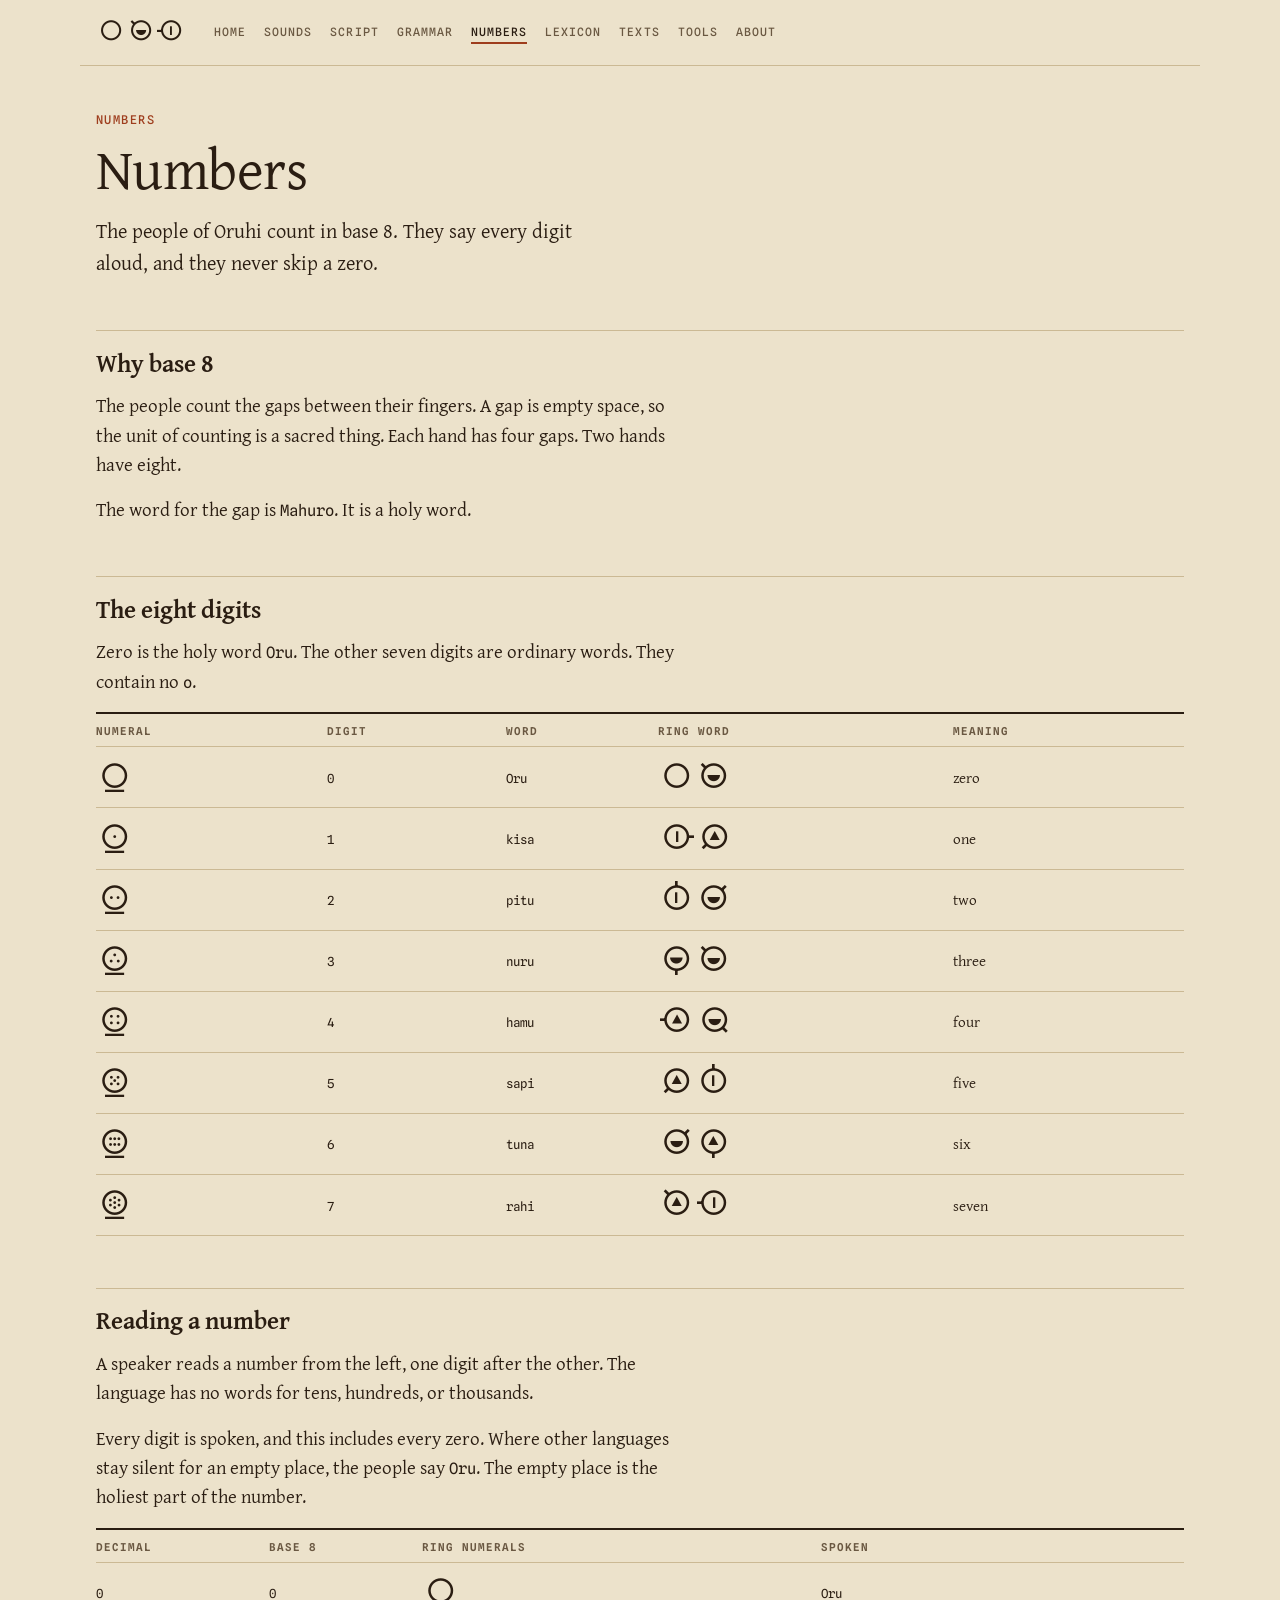
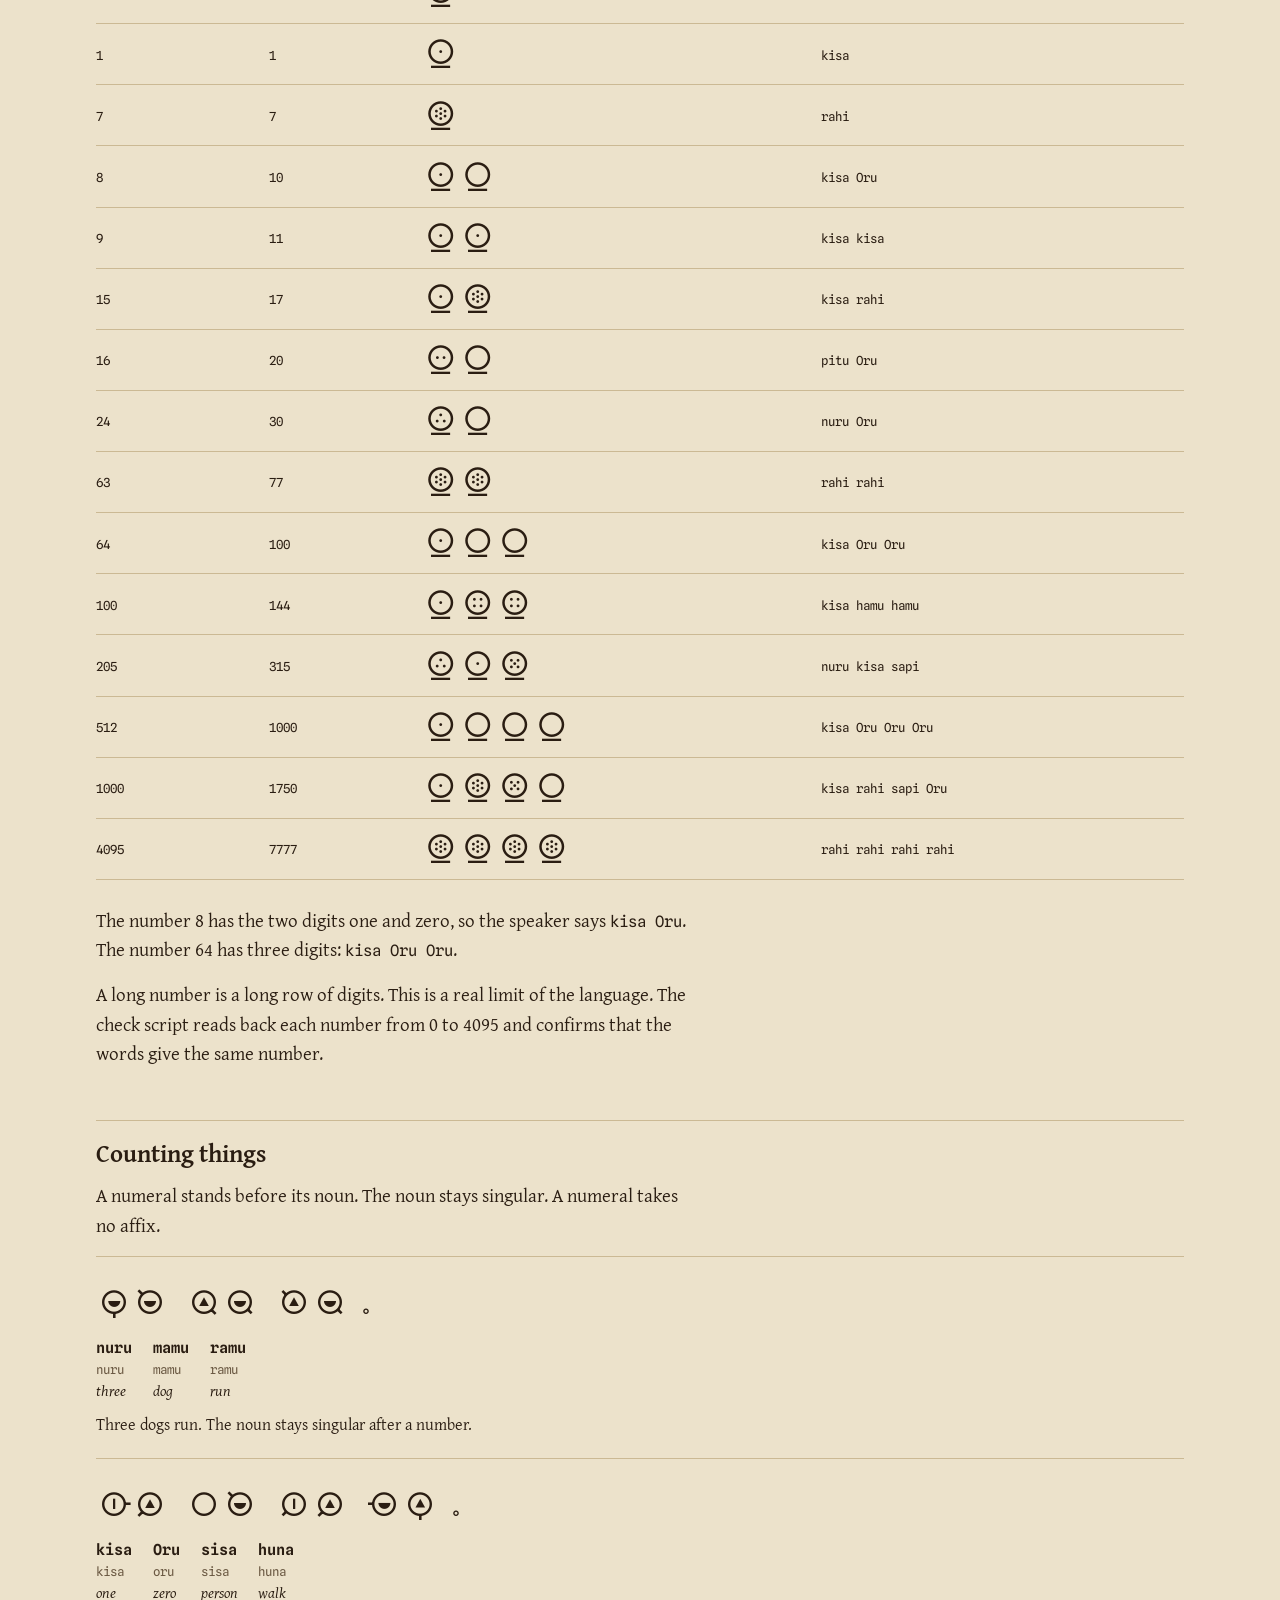
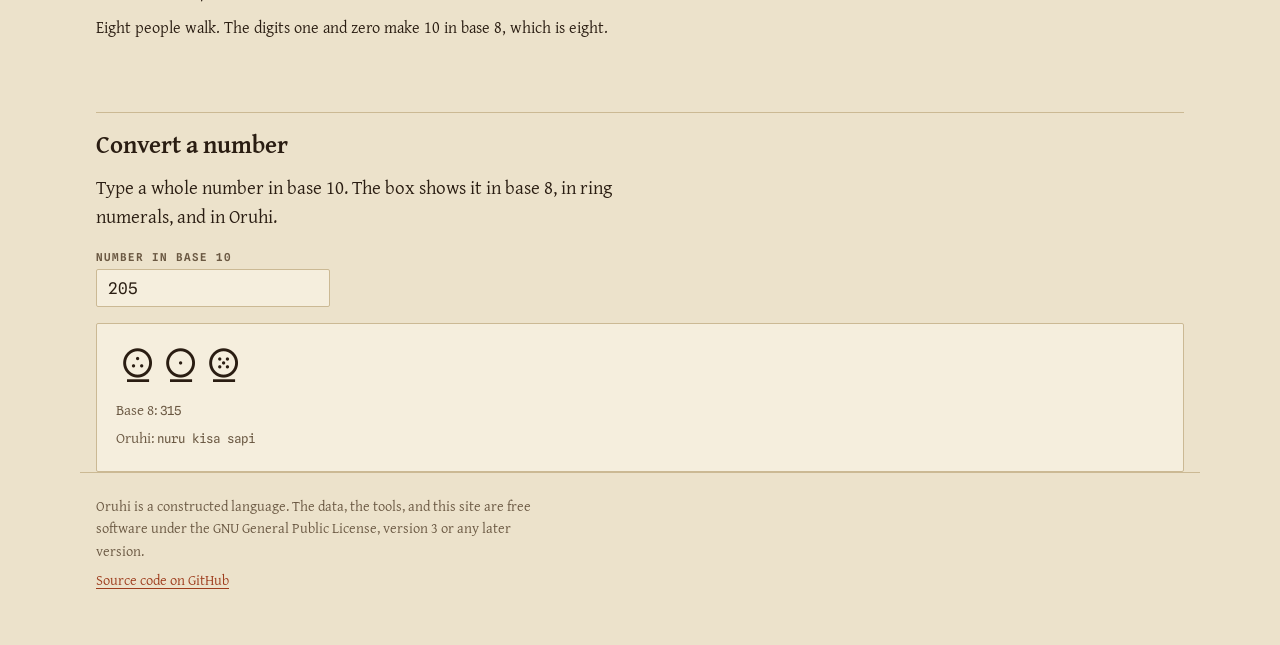
<file: docs/numbers.html>
<!doctype html>
<html lang="en">
<head>
<meta charset="utf-8">
<meta name="viewport" content="width=device-width, initial-scale=1">
<title>The numbers of Oruhi</title>
<meta name="description" content="Oruhi counts in base 8, reads numbers digit by digit, and speaks every zero. Digit names, ring numerals, and a converter.">
<link rel="preconnect" href="https://fonts.googleapis.com">
<link rel="preconnect" href="https://fonts.gstatic.com" crossorigin>
<link href="https://fonts.googleapis.com/css2?family=Gentium+Plus:ital,wght@0,400;0,700;1,400&amp;family=Spline+Sans+Mono:wght@400;500;600&amp;display=swap" rel="stylesheet">
<link rel="stylesheet" href="style.css">
<link rel="icon" href="img/favicon.svg" type="image/svg+xml">
</head>
<body>
<a class="skip" href="#main">Skip to the content</a>
<!--gen:nav--><nav class="site" aria-label="Pages"><a class="brand" href="index.html"><span class="ring" lang="x-oruhi">Oruhi</span><span class="sr">Oruhi</span></a><ul><li><a href="index.html">Home</a></li><li><a href="sounds.html">Sounds</a></li><li><a href="script.html">Script</a></li><li><a href="grammar.html">Grammar</a></li><li><a href="numbers.html" aria-current="page">Numbers</a></li><li><a href="lexicon.html">Lexicon</a></li><li><a href="texts.html">Texts</a></li><li><a href="tools.html">Tools</a></li><li><a href="about.html">About</a></li></ul></nav><!--/gen:nav-->
<main id="main" class="wrap">
  <p class="kicker">Numbers</p>
  <h1>Numbers</h1>
  <p class="lead">The people of Oruhi count in base 8. They say every digit aloud, and they never skip a zero.</p>

  <h2>Why base 8</h2>
  <p>The people count the gaps between their fingers. A gap is empty space, so the unit of counting is a sacred thing. Each hand has four gaps. Two hands have eight.</p>
  <p>The word for the gap is <code>Mahuro</code>. It is a holy word.</p>

  <h2>The eight digits</h2>
  <p>Zero is the holy word <code>Oru</code>. The other seven digits are ordinary words. They contain no <code>o</code>.</p>
  <!--gen:digits--><div class="tbl"><table><thead><tr><th scope="col">Numeral</th><th scope="col">Digit</th><th scope="col">Word</th><th scope="col">Ring word</th><th scope="col">Meaning</th></tr></thead><tbody><tr><td><span class="ring big" lang="x-oruhi">0</span></td><td><code>0</code></td><td><code>Oru</code></td><td><span class="ring big" lang="x-oruhi">Oru</span></td><td>zero</td></tr><tr><td><span class="ring big" lang="x-oruhi">1</span></td><td><code>1</code></td><td><code>kisa</code></td><td><span class="ring big" lang="x-oruhi">kisa</span></td><td>one</td></tr><tr><td><span class="ring big" lang="x-oruhi">2</span></td><td><code>2</code></td><td><code>pitu</code></td><td><span class="ring big" lang="x-oruhi">pitu</span></td><td>two</td></tr><tr><td><span class="ring big" lang="x-oruhi">3</span></td><td><code>3</code></td><td><code>nuru</code></td><td><span class="ring big" lang="x-oruhi">nuru</span></td><td>three</td></tr><tr><td><span class="ring big" lang="x-oruhi">4</span></td><td><code>4</code></td><td><code>hamu</code></td><td><span class="ring big" lang="x-oruhi">hamu</span></td><td>four</td></tr><tr><td><span class="ring big" lang="x-oruhi">5</span></td><td><code>5</code></td><td><code>sapi</code></td><td><span class="ring big" lang="x-oruhi">sapi</span></td><td>five</td></tr><tr><td><span class="ring big" lang="x-oruhi">6</span></td><td><code>6</code></td><td><code>tuna</code></td><td><span class="ring big" lang="x-oruhi">tuna</span></td><td>six</td></tr><tr><td><span class="ring big" lang="x-oruhi">7</span></td><td><code>7</code></td><td><code>rahi</code></td><td><span class="ring big" lang="x-oruhi">rahi</span></td><td>seven</td></tr></tbody></table></div><!--/gen:digits-->

  <h2>Reading a number</h2>
  <p>A speaker reads a number from the left, one digit after the other. The language has no words for tens, hundreds, or thousands.</p>
  <p>Every digit is spoken, and this includes every zero. Where other languages stay silent for an empty place, the people say <code>Oru</code>. The empty place is the holiest part of the number.</p>
  <!--gen:numbers--><div class="tbl"><table><thead><tr><th scope="col">Decimal</th><th scope="col">Base 8</th><th scope="col">Ring numerals</th><th scope="col">Spoken</th></tr></thead><tbody><tr><td><code>0</code></td><td><code>0</code></td><td><span class="ring big" lang="x-oruhi">0</span></td><td><code>Oru</code></td></tr><tr><td><code>1</code></td><td><code>1</code></td><td><span class="ring big" lang="x-oruhi">1</span></td><td><code>kisa</code></td></tr><tr><td><code>7</code></td><td><code>7</code></td><td><span class="ring big" lang="x-oruhi">7</span></td><td><code>rahi</code></td></tr><tr><td><code>8</code></td><td><code>10</code></td><td><span class="ring big" lang="x-oruhi">10</span></td><td><code>kisa Oru</code></td></tr><tr><td><code>9</code></td><td><code>11</code></td><td><span class="ring big" lang="x-oruhi">11</span></td><td><code>kisa kisa</code></td></tr><tr><td><code>15</code></td><td><code>17</code></td><td><span class="ring big" lang="x-oruhi">17</span></td><td><code>kisa rahi</code></td></tr><tr><td><code>16</code></td><td><code>20</code></td><td><span class="ring big" lang="x-oruhi">20</span></td><td><code>pitu Oru</code></td></tr><tr><td><code>24</code></td><td><code>30</code></td><td><span class="ring big" lang="x-oruhi">30</span></td><td><code>nuru Oru</code></td></tr><tr><td><code>63</code></td><td><code>77</code></td><td><span class="ring big" lang="x-oruhi">77</span></td><td><code>rahi rahi</code></td></tr><tr><td><code>64</code></td><td><code>100</code></td><td><span class="ring big" lang="x-oruhi">100</span></td><td><code>kisa Oru Oru</code></td></tr><tr><td><code>100</code></td><td><code>144</code></td><td><span class="ring big" lang="x-oruhi">144</span></td><td><code>kisa hamu hamu</code></td></tr><tr><td><code>205</code></td><td><code>315</code></td><td><span class="ring big" lang="x-oruhi">315</span></td><td><code>nuru kisa sapi</code></td></tr><tr><td><code>512</code></td><td><code>1000</code></td><td><span class="ring big" lang="x-oruhi">1000</span></td><td><code>kisa Oru Oru Oru</code></td></tr><tr><td><code>1000</code></td><td><code>1750</code></td><td><span class="ring big" lang="x-oruhi">1750</span></td><td><code>kisa rahi sapi Oru</code></td></tr><tr><td><code>4095</code></td><td><code>7777</code></td><td><span class="ring big" lang="x-oruhi">7777</span></td><td><code>rahi rahi rahi rahi</code></td></tr></tbody></table></div><!--/gen:numbers-->
  <p>The number 8 has the two digits one and zero, so the speaker says <code>kisa Oru</code>. The number 64 has three digits: <code>kisa Oru Oru</code>.</p>
  <p>A long number is a long row of digits. This is a real limit of the language. The check script reads back each number from 0 to 4095 and confirms that the words give the same number.</p>

  <h2>Counting things</h2>
  <p>A numeral stands before its noun. The noun stays singular. A numeral takes no affix.</p>
  <!--gen:sentence examples three dog run--><figure class="sent"><div class="ring line" lang="x-oruhi">nuru mamu ramu.</div><div class="gl"><span class="w"><span class="f">nuru</span><span class="s">nuru</span><span class="g">three</span></span><span class="w"><span class="f">mamu</span><span class="s">mamu</span><span class="g">dog</span></span><span class="w"><span class="f">ramu</span><span class="s">ramu</span><span class="g">run</span></span></div><figcaption>Three dogs run. The noun stays singular after a number.</figcaption></figure><!--/gen:sentence-->
  <!--gen:sentence examples one zero person walk--><figure class="sent"><div class="ring line" lang="x-oruhi">kisa Oru sisa huna.</div><div class="gl"><span class="w"><span class="f">kisa</span><span class="s">kisa</span><span class="g">one</span></span><span class="w"><span class="f">Oru</span><span class="s">oru</span><span class="g">zero</span></span><span class="w"><span class="f">sisa</span><span class="s">sisa</span><span class="g">person</span></span><span class="w"><span class="f">huna</span><span class="s">huna</span><span class="g">walk</span></span></div><figcaption>Eight people walk. The digits one and zero make 10 in base 8, which is eight.</figcaption></figure><!--/gen:sentence-->

  <h2>Convert a number</h2>
  <p>Type a whole number in base 10. The box shows it in base 8, in ring numerals, and in Oruhi.</p>
  <div class="controls">
    <div><label for="num-in">Number in base 10</label><input id="num-in" type="text" inputmode="numeric" value="205" autocomplete="off"></div>
  </div>
  <div class="out" aria-live="polite">
    <span class="ring" id="num-out" lang="x-oruhi"></span>
    <p>Base 8: <code id="num-base"></code></p>
    <p>Oruhi: <code id="num-say"></code></p>
    <p id="num-msg" class="bad"></p>
  </div>
</main>
<!--gen:footer--><footer class="site"><p>Oruhi is a constructed language. The data, the tools, and this site are free software under the GNU General Public License, version 3 or any later version.</p><p><a href="https://github.com/Orpheus-21/oruhi">Source code on GitHub</a></p></footer><!--/gen:footer-->
<script src="data.js"></script>
<script src="oruhi.js"></script>
</body>
</html>
</file>
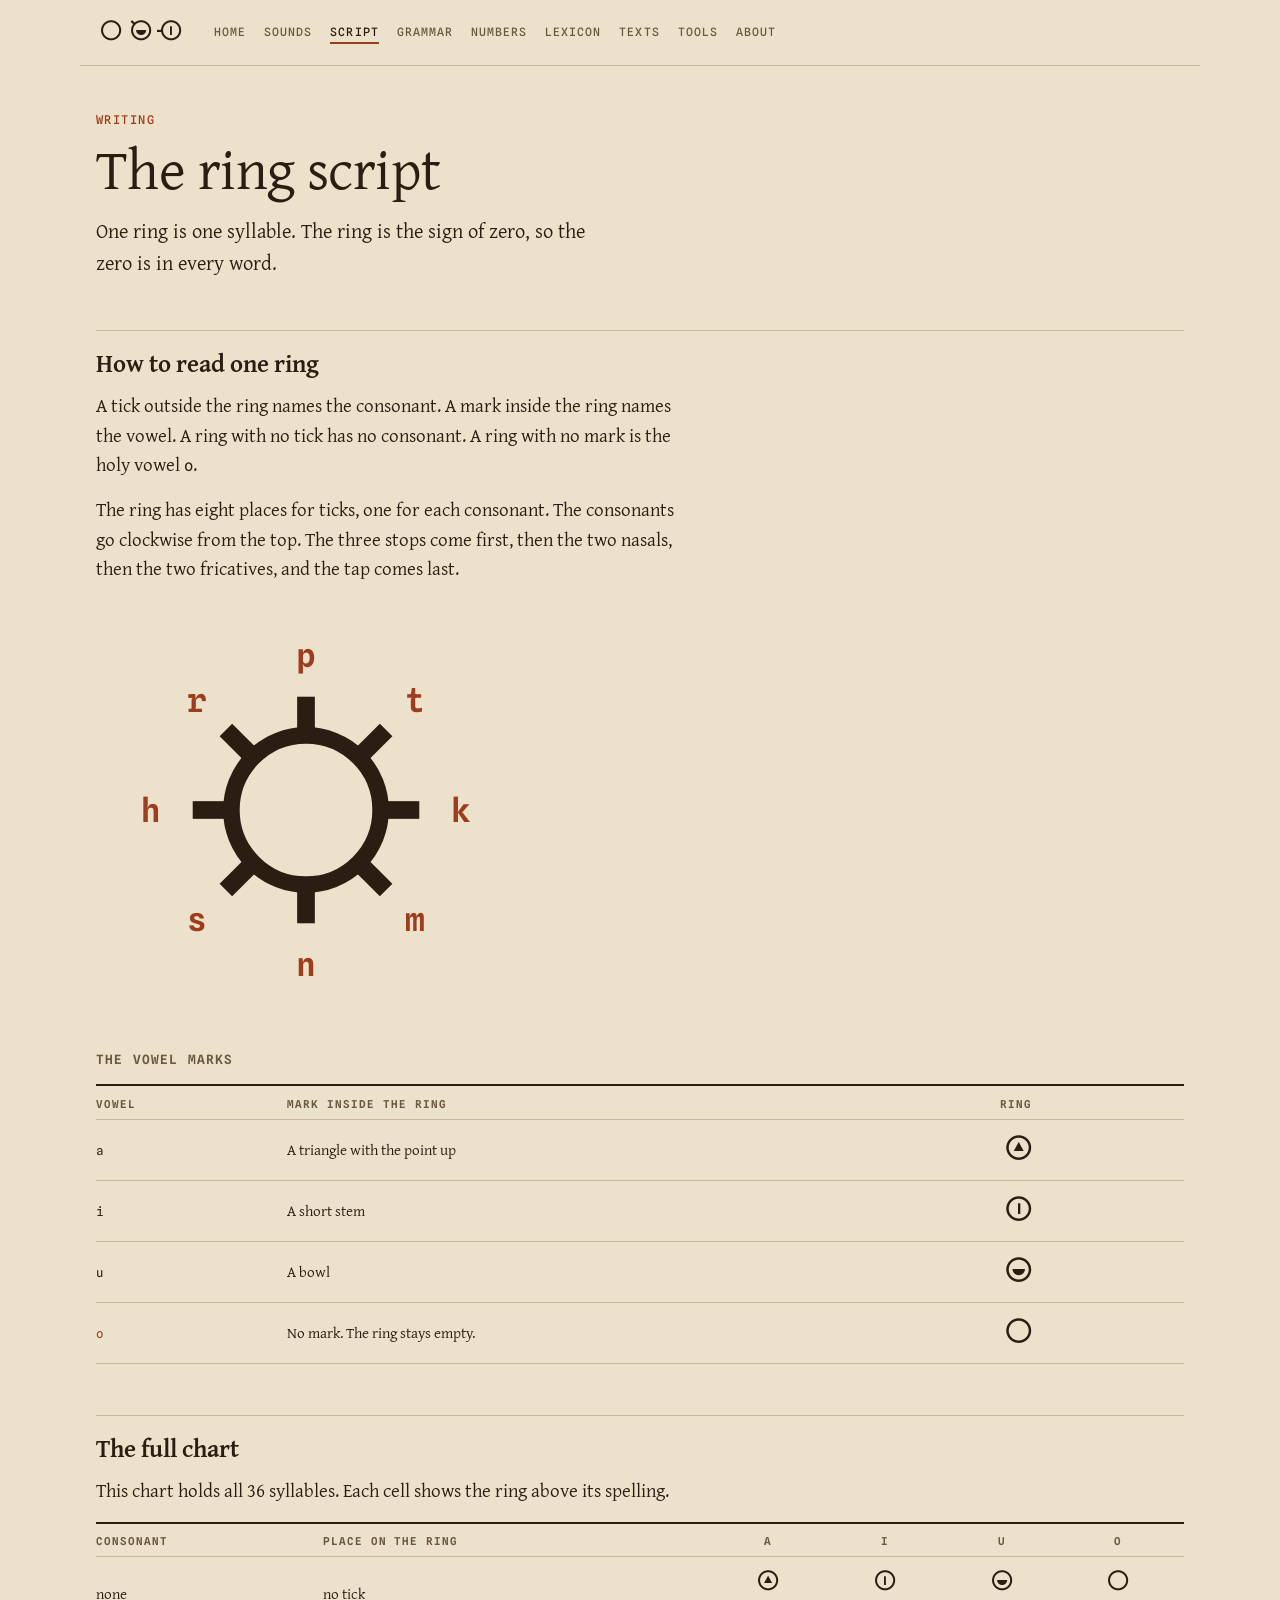
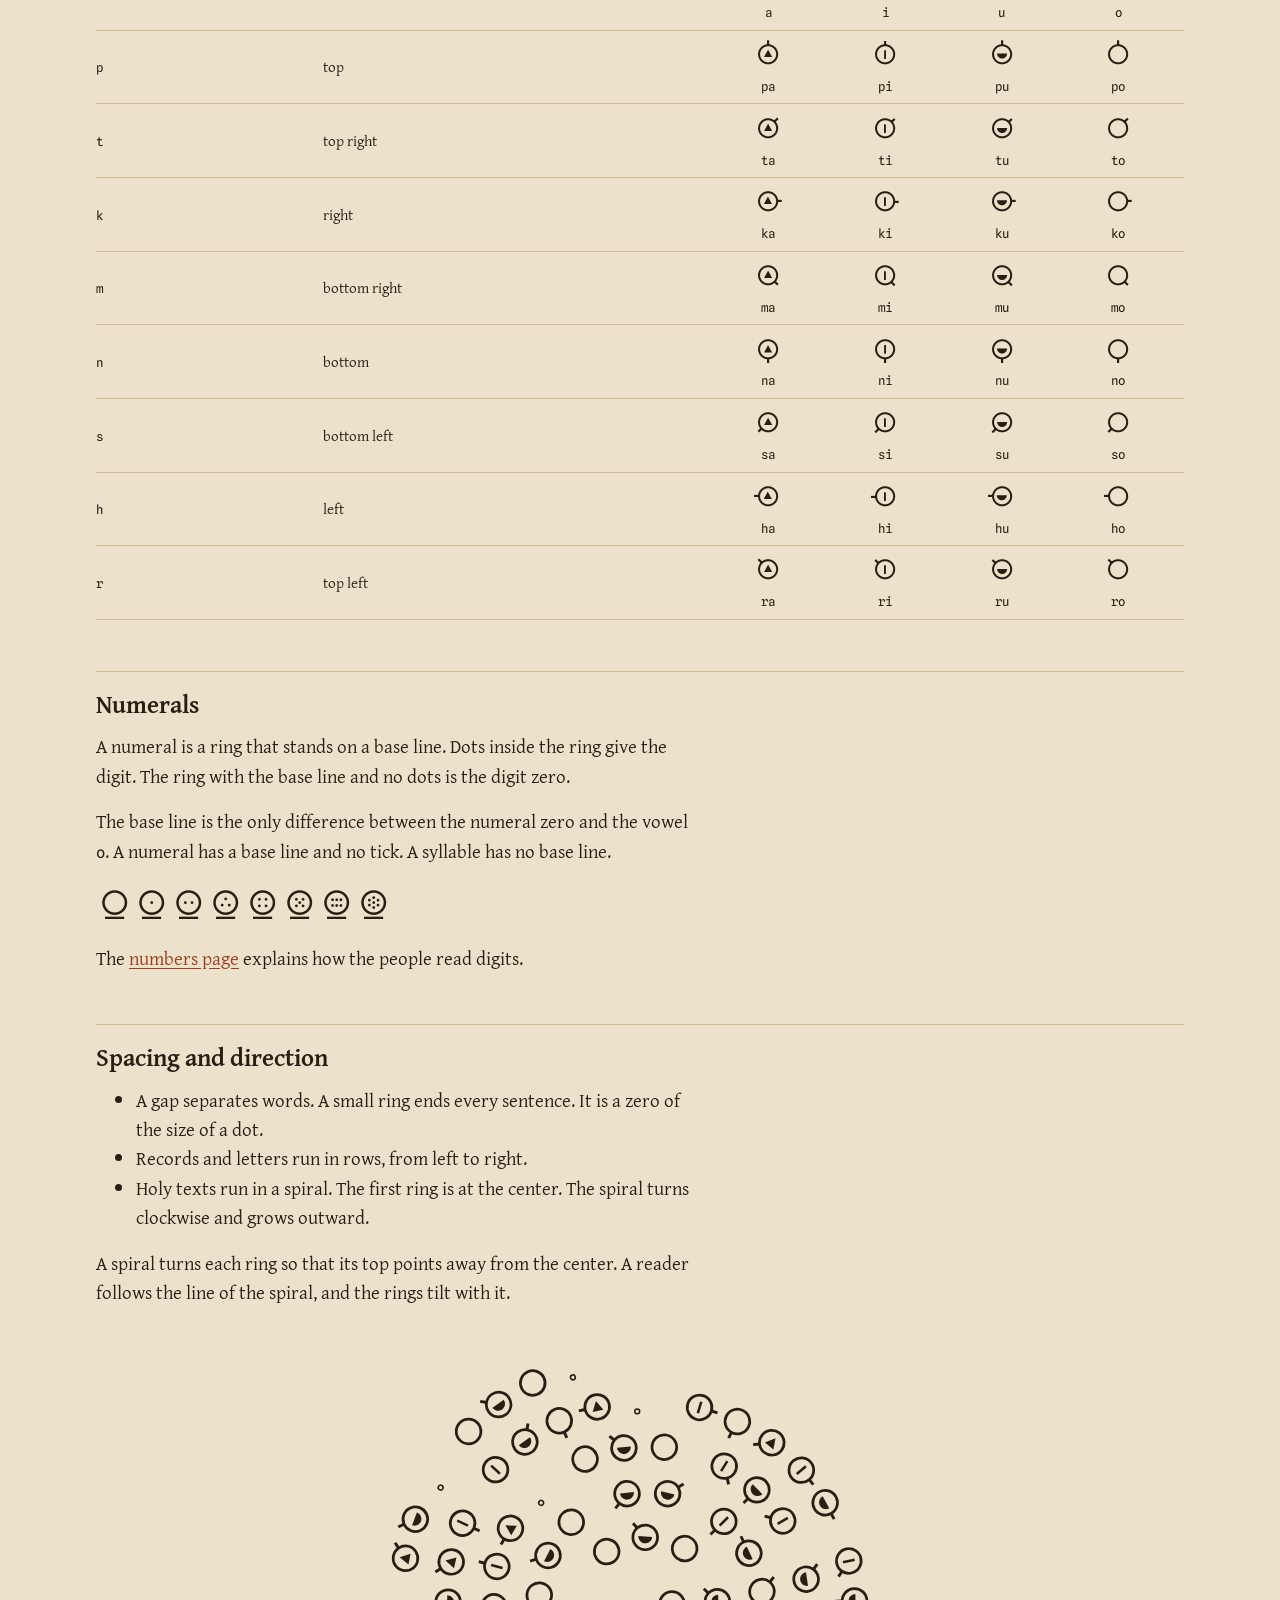
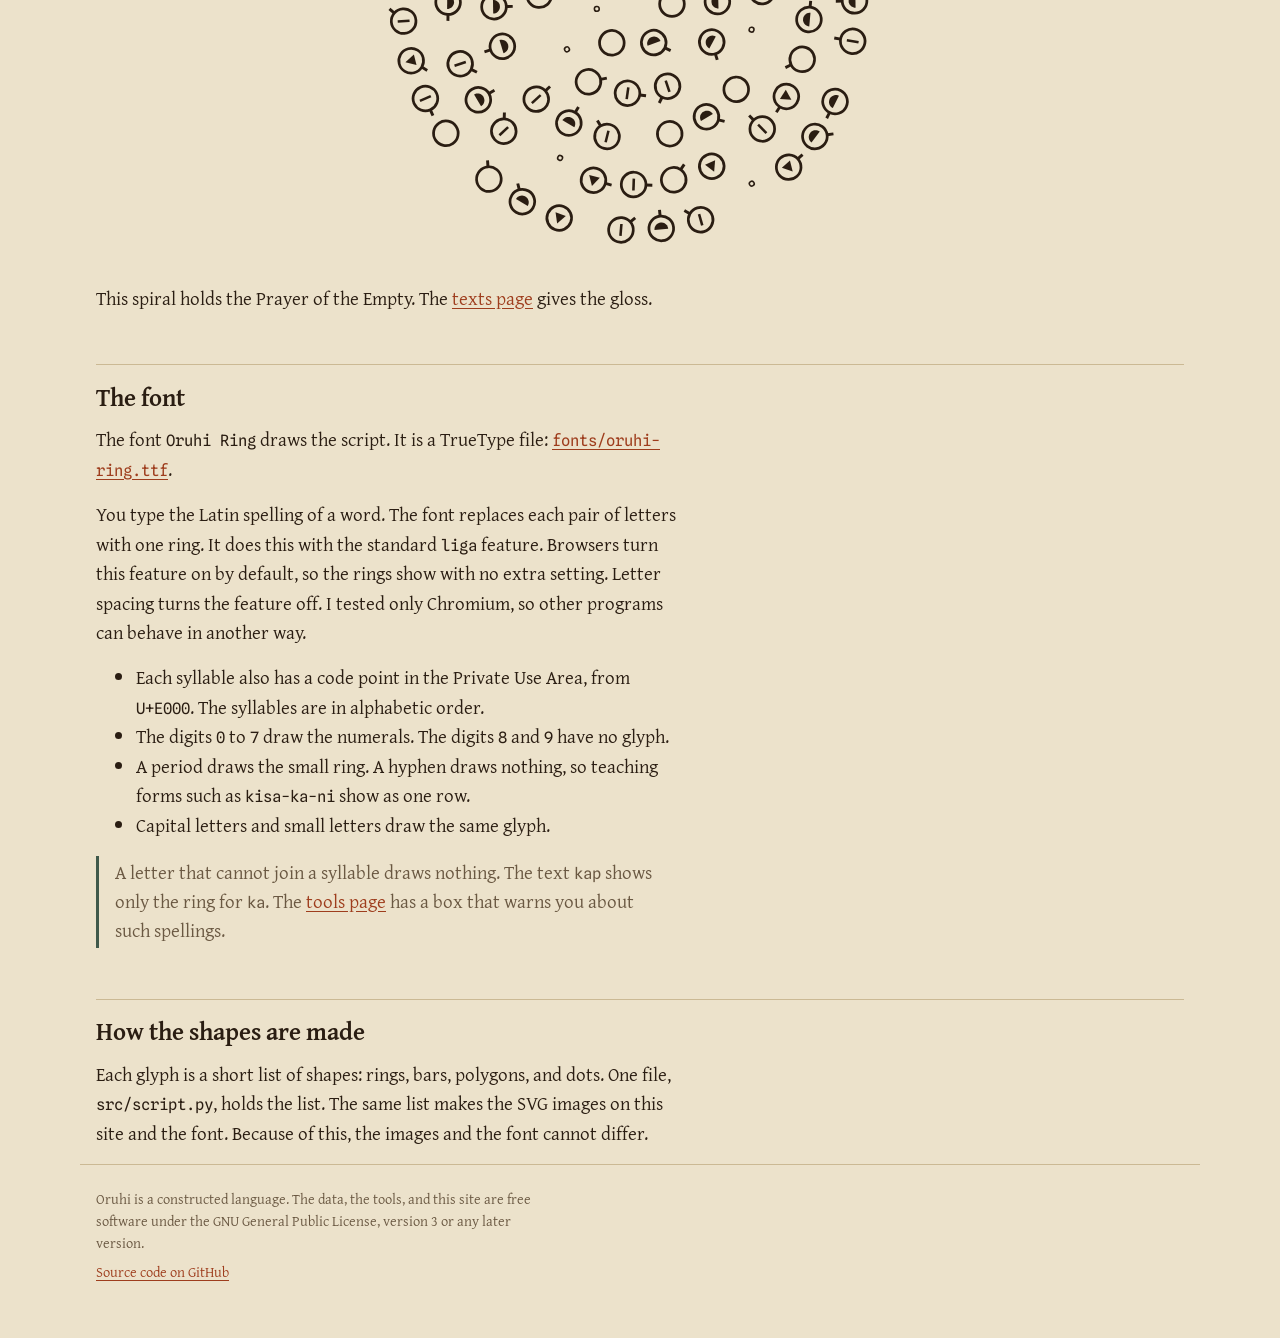
<file: docs/script.html>
<!doctype html>
<html lang="en">
<head>
<meta charset="utf-8">
<meta name="viewport" content="width=device-width, initial-scale=1">
<title>The ring script of Oruhi</title>
<meta name="description" content="How the ring script writes Oruhi: the ring, the eight ticks, the vowel marks, the numerals, and the font.">
<link rel="preconnect" href="https://fonts.googleapis.com">
<link rel="preconnect" href="https://fonts.gstatic.com" crossorigin>
<link href="https://fonts.googleapis.com/css2?family=Gentium+Plus:ital,wght@0,400;0,700;1,400&amp;family=Spline+Sans+Mono:wght@400;500;600&amp;display=swap" rel="stylesheet">
<link rel="stylesheet" href="style.css">
<link rel="icon" href="img/favicon.svg" type="image/svg+xml">
</head>
<body>
<a class="skip" href="#main">Skip to the content</a>
<!--gen:nav--><nav class="site" aria-label="Pages"><a class="brand" href="index.html"><span class="ring" lang="x-oruhi">Oruhi</span><span class="sr">Oruhi</span></a><ul><li><a href="index.html">Home</a></li><li><a href="sounds.html">Sounds</a></li><li><a href="script.html" aria-current="page">Script</a></li><li><a href="grammar.html">Grammar</a></li><li><a href="numbers.html">Numbers</a></li><li><a href="lexicon.html">Lexicon</a></li><li><a href="texts.html">Texts</a></li><li><a href="tools.html">Tools</a></li><li><a href="about.html">About</a></li></ul></nav><!--/gen:nav-->
<main id="main" class="wrap">
  <p class="kicker">Writing</p>
  <h1>The ring script</h1>
  <p class="lead">One ring is one syllable. The ring is the sign of zero, so the zero is in every word.</p>

  <h2>How to read one ring</h2>
  <p>A tick outside the ring names the consonant. A mark inside the ring names the vowel. A ring with no tick has no consonant. A ring with no mark is the holy vowel <code>o</code>.</p>
  <p>The ring has eight places for ticks, one for each consonant. The consonants go clockwise from the top. The three stops come first, then the two nasals, then the two fricatives, and the tap comes last.</p>
  <!--gen:wheel--><svg class="wheel" viewBox="-760 -760 1520 1520" role="img" aria-label="A ring with eight ticks. The consonants p, t, k, m, n, s, h, r stand at the top, top right, right, bottom right, bottom, bottom left, left, and top left." fill="currentColor"><g transform="scale(1 -1)"><circle cx="0" cy="0" r="270" fill="none" stroke="currentColor" stroke-width="60"/><rect x="-70" y="-32" width="140" height="64" transform="translate(0.0 340.0) rotate(90)"/><rect x="-70" y="-32" width="140" height="64" transform="translate(240.4 240.4) rotate(45)"/><rect x="-70" y="-32" width="140" height="64" transform="translate(340.0 0.0) rotate(0)"/><rect x="-70" y="-32" width="140" height="64" transform="translate(240.4 -240.4) rotate(-45)"/><rect x="-70" y="-32" width="140" height="64" transform="translate(0.0 -340.0) rotate(-90)"/><rect x="-70" y="-32" width="140" height="64" transform="translate(-240.4 -240.4) rotate(-135)"/><rect x="-70" y="-32" width="140" height="64" transform="translate(-340.0 0.0) rotate(180)"/><rect x="-70" y="-32" width="140" height="64" transform="translate(-240.4 240.4) rotate(135)"/></g><text x="0" y="-560" text-anchor="middle" dominant-baseline="central">p</text><text x="396" y="-396" text-anchor="middle" dominant-baseline="central">t</text><text x="560" y="-0" text-anchor="middle" dominant-baseline="central">k</text><text x="396" y="396" text-anchor="middle" dominant-baseline="central">m</text><text x="0" y="560" text-anchor="middle" dominant-baseline="central">n</text><text x="-396" y="396" text-anchor="middle" dominant-baseline="central">s</text><text x="-560" y="-0" text-anchor="middle" dominant-baseline="central">h</text><text x="-396" y="-396" text-anchor="middle" dominant-baseline="central">r</text></svg><!--/gen:wheel-->

  <h3>The vowel marks</h3>
  <div class="tbl"><table>
    <thead><tr><th scope="col">Vowel</th><th scope="col">Mark inside the ring</th><th scope="col">Ring</th></tr></thead>
    <tbody>
      <tr><td><code>a</code></td><td>A triangle with the point up</td><td><span class="ring big" lang="x-oruhi">a</span></td></tr>
      <tr><td><code>i</code></td><td>A short stem</td><td><span class="ring big" lang="x-oruhi">i</span></td></tr>
      <tr><td><code>u</code></td><td>A bowl</td><td><span class="ring big" lang="x-oruhi">u</span></td></tr>
      <tr><td><code class="holy">o</code></td><td>No mark. The ring stays empty.</td><td><span class="ring big" lang="x-oruhi">o</span></td></tr>
    </tbody>
  </table></div>

  <h2>The full chart</h2>
  <p>This chart holds all 36 syllables. Each cell shows the ring above its spelling.</p>
  <!--gen:chart--><div class="tbl"><table class="chart"><thead><tr><th scope="col">Consonant</th><th scope="col">Place on the ring</th><th scope="col">a</th><th scope="col">i</th><th scope="col">u</th><th scope="col">o</th></tr></thead><tbody><tr><td>none</td><td>no tick</td><td><span class="cell"><span class="ring" lang="x-oruhi">a</span><code>a</code></span></td><td><span class="cell"><span class="ring" lang="x-oruhi">i</span><code>i</code></span></td><td><span class="cell"><span class="ring" lang="x-oruhi">u</span><code>u</code></span></td><td><span class="cell"><span class="ring" lang="x-oruhi">o</span><code>o</code></span></td></tr><tr><td><code>p</code></td><td>top</td><td><span class="cell"><span class="ring" lang="x-oruhi">pa</span><code>pa</code></span></td><td><span class="cell"><span class="ring" lang="x-oruhi">pi</span><code>pi</code></span></td><td><span class="cell"><span class="ring" lang="x-oruhi">pu</span><code>pu</code></span></td><td><span class="cell"><span class="ring" lang="x-oruhi">po</span><code>po</code></span></td></tr><tr><td><code>t</code></td><td>top right</td><td><span class="cell"><span class="ring" lang="x-oruhi">ta</span><code>ta</code></span></td><td><span class="cell"><span class="ring" lang="x-oruhi">ti</span><code>ti</code></span></td><td><span class="cell"><span class="ring" lang="x-oruhi">tu</span><code>tu</code></span></td><td><span class="cell"><span class="ring" lang="x-oruhi">to</span><code>to</code></span></td></tr><tr><td><code>k</code></td><td>right</td><td><span class="cell"><span class="ring" lang="x-oruhi">ka</span><code>ka</code></span></td><td><span class="cell"><span class="ring" lang="x-oruhi">ki</span><code>ki</code></span></td><td><span class="cell"><span class="ring" lang="x-oruhi">ku</span><code>ku</code></span></td><td><span class="cell"><span class="ring" lang="x-oruhi">ko</span><code>ko</code></span></td></tr><tr><td><code>m</code></td><td>bottom right</td><td><span class="cell"><span class="ring" lang="x-oruhi">ma</span><code>ma</code></span></td><td><span class="cell"><span class="ring" lang="x-oruhi">mi</span><code>mi</code></span></td><td><span class="cell"><span class="ring" lang="x-oruhi">mu</span><code>mu</code></span></td><td><span class="cell"><span class="ring" lang="x-oruhi">mo</span><code>mo</code></span></td></tr><tr><td><code>n</code></td><td>bottom</td><td><span class="cell"><span class="ring" lang="x-oruhi">na</span><code>na</code></span></td><td><span class="cell"><span class="ring" lang="x-oruhi">ni</span><code>ni</code></span></td><td><span class="cell"><span class="ring" lang="x-oruhi">nu</span><code>nu</code></span></td><td><span class="cell"><span class="ring" lang="x-oruhi">no</span><code>no</code></span></td></tr><tr><td><code>s</code></td><td>bottom left</td><td><span class="cell"><span class="ring" lang="x-oruhi">sa</span><code>sa</code></span></td><td><span class="cell"><span class="ring" lang="x-oruhi">si</span><code>si</code></span></td><td><span class="cell"><span class="ring" lang="x-oruhi">su</span><code>su</code></span></td><td><span class="cell"><span class="ring" lang="x-oruhi">so</span><code>so</code></span></td></tr><tr><td><code>h</code></td><td>left</td><td><span class="cell"><span class="ring" lang="x-oruhi">ha</span><code>ha</code></span></td><td><span class="cell"><span class="ring" lang="x-oruhi">hi</span><code>hi</code></span></td><td><span class="cell"><span class="ring" lang="x-oruhi">hu</span><code>hu</code></span></td><td><span class="cell"><span class="ring" lang="x-oruhi">ho</span><code>ho</code></span></td></tr><tr><td><code>r</code></td><td>top left</td><td><span class="cell"><span class="ring" lang="x-oruhi">ra</span><code>ra</code></span></td><td><span class="cell"><span class="ring" lang="x-oruhi">ri</span><code>ri</code></span></td><td><span class="cell"><span class="ring" lang="x-oruhi">ru</span><code>ru</code></span></td><td><span class="cell"><span class="ring" lang="x-oruhi">ro</span><code>ro</code></span></td></tr></tbody></table></div><!--/gen:chart-->

  <h2>Numerals</h2>
  <p>A numeral is a ring that stands on a base line. Dots inside the ring give the digit. The ring with the base line and no dots is the digit zero.</p>
  <p>The base line is the only difference between the numeral zero and the vowel <code>o</code>. A numeral has a base line and no tick. A syllable has no base line.</p>
  <p><span class="ring big" lang="x-oruhi">01234567</span></p>
  <p>The <a href="numbers.html">numbers page</a> explains how the people read digits.</p>

  <h2>Spacing and direction</h2>
  <ul class="plain">
    <li>A gap separates words. A small ring ends every sentence. It is a zero of the size of a dot.</li>
    <li>Records and letters run in rows, from left to right.</li>
    <li>Holy texts run in a spiral. The first ring is at the center. The spiral turns clockwise and grows outward.</li>
  </ul>
  <p>A spiral turns each ring so that its top points away from the center. A reader follows the line of the spiral, and the rings tilt with it.</p>
  <!--gen:spiral prayer--><svg class="spiral" xmlns="http://www.w3.org/2000/svg" viewBox="0 0 12260 12260" role="img" aria-label="Oruo. Oruo sutu Tihiso. Oruo sutu Nihuro. Oruo minuni punupiha. Oruo minusi Ruhumokani Asohiha. minusi hurani Itunoha. Kinosakiku minuni kuruha. minusi Amumo Ohisati taru. Oruo." fill="currentColor"><g transform="translate(6830.1 6130.1) rotate(90.00) scale(1 -1)"><circle cx="0" cy="0" r="270" fill="none" stroke="currentColor" stroke-width="60"/></g><g transform="translate(6430.6 6973.8) rotate(160.40) scale(1 -1)"><circle cx="0" cy="0" r="270" fill="none" stroke="currentColor" stroke-width="60"/><rect x="-70" y="-32" width="140" height="64" transform="translate(-240.4 240.4) rotate(135)"/><polygon points="-150.0,20.0 150.0,20.0 147.7,-6.0 141.0,-31.3 129.9,-55.0 114.9,-76.4 96.4,-94.9 75.0,-109.9 51.3,-121.0 26.0,-127.7 0.0,-130.0 -26.0,-127.7 -51.3,-121.0 -75.0,-109.9 -96.4,-94.9 -114.9,-76.4 -129.9,-55.0 -141.0,-31.3 -147.7,-6.0"/></g><g transform="translate(5513.7 6980.0) rotate(215.95) scale(1 -1)"><circle cx="0" cy="0" r="270" fill="none" stroke="currentColor" stroke-width="60"/></g><g transform="translate(4955.6 6263.0) rotate(263.55) scale(1 -1)"><circle cx="0" cy="-230" r="53" fill="none" stroke="currentColor" stroke-width="34"/></g><g transform="translate(5400.9 4982.3) rotate(327.57) scale(1 -1)"><circle cx="0" cy="0" r="270" fill="none" stroke="currentColor" stroke-width="60"/></g><g transform="translate(6244.4 4672.2) rotate(364.48) scale(1 -1)"><circle cx="0" cy="0" r="270" fill="none" stroke="currentColor" stroke-width="60"/><rect x="-70" y="-32" width="140" height="64" transform="translate(-240.4 240.4) rotate(135)"/><polygon points="-150.0,20.0 150.0,20.0 147.7,-6.0 141.0,-31.3 129.9,-55.0 114.9,-76.4 96.4,-94.9 75.0,-109.9 51.3,-121.0 26.0,-127.7 0.0,-130.0 -26.0,-127.7 -51.3,-121.0 -75.0,-109.9 -96.4,-94.9 -114.9,-76.4 -129.9,-55.0 -141.0,-31.3 -147.7,-6.0"/></g><g transform="translate(7107.0 4916.6) rotate(398.83) scale(1 -1)"><circle cx="0" cy="0" r="270" fill="none" stroke="currentColor" stroke-width="60"/></g><g transform="translate(7824.5 6078.0) rotate(448.24) scale(1 -1)"><circle cx="0" cy="0" r="270" fill="none" stroke="currentColor" stroke-width="60"/><rect x="-70" y="-32" width="140" height="64" transform="translate(-240.4 -240.4) rotate(-135)"/><polygon points="-150.0,20.0 150.0,20.0 147.7,-6.0 141.0,-31.3 129.9,-55.0 114.9,-76.4 96.4,-94.9 75.0,-109.9 51.3,-121.0 26.0,-127.7 0.0,-130.0 -26.0,-127.7 -51.3,-121.0 -75.0,-109.9 -96.4,-94.9 -114.9,-76.4 -129.9,-55.0 -141.0,-31.3 -147.7,-6.0"/></g><g transform="translate(7700.8 6962.5) rotate(477.92) scale(1 -1)"><circle cx="0" cy="0" r="270" fill="none" stroke="currentColor" stroke-width="60"/><rect x="-70" y="-32" width="140" height="64" transform="translate(240.4 240.4) rotate(45)"/><polygon points="-150.0,20.0 150.0,20.0 147.7,-6.0 141.0,-31.3 129.9,-55.0 114.9,-76.4 96.4,-94.9 75.0,-109.9 51.3,-121.0 26.0,-127.7 0.0,-130.0 -26.0,-127.7 -51.3,-121.0 -75.0,-109.9 -96.4,-94.9 -114.9,-76.4 -129.9,-55.0 -141.0,-31.3 -147.7,-6.0"/></g><g transform="translate(6733.8 7930.1) rotate(521.46) scale(1 -1)"><circle cx="0" cy="0" r="270" fill="none" stroke="currentColor" stroke-width="60"/><rect x="-70" y="-32" width="140" height="64" transform="translate(240.4 240.4) rotate(45)"/><rect x="-28" y="-130" width="56" height="260" transform="translate(0.0 0.0) rotate(0)"/></g><g transform="translate(5856.2 8083.2) rotate(547.98) scale(1 -1)"><circle cx="0" cy="0" r="270" fill="none" stroke="currentColor" stroke-width="60"/><rect x="-70" y="-32" width="140" height="64" transform="translate(-340.0 0.0) rotate(180)"/><rect x="-28" y="-130" width="56" height="260" transform="translate(0.0 0.0) rotate(0)"/></g><g transform="translate(5001.7 7833.4) rotate(573.53) scale(1 -1)"><circle cx="0" cy="0" r="270" fill="none" stroke="currentColor" stroke-width="60"/><rect x="-70" y="-32" width="140" height="64" transform="translate(-240.4 -240.4) rotate(-135)"/></g><g transform="translate(4335.8 7243.3) rotate(598.19) scale(1 -1)"><circle cx="0" cy="-230" r="53" fill="none" stroke="currentColor" stroke-width="34"/></g><g transform="translate(3924.7 5935.8) rotate(635.04) scale(1 -1)"><circle cx="0" cy="0" r="270" fill="none" stroke="currentColor" stroke-width="60"/></g><g transform="translate(4115.8 5068.0) rotate(657.80) scale(1 -1)"><circle cx="0" cy="0" r="270" fill="none" stroke="currentColor" stroke-width="60"/><rect x="-70" y="-32" width="140" height="64" transform="translate(-240.4 240.4) rotate(135)"/><polygon points="-150.0,20.0 150.0,20.0 147.7,-6.0 141.0,-31.3 129.9,-55.0 114.9,-76.4 96.4,-94.9 75.0,-109.9 51.3,-121.0 26.0,-127.7 0.0,-130.0 -26.0,-127.7 -51.3,-121.0 -75.0,-109.9 -96.4,-94.9 -114.9,-76.4 -129.9,-55.0 -141.0,-31.3 -147.7,-6.0"/></g><g transform="translate(4625.0 4340.1) rotate(679.94) scale(1 -1)"><circle cx="0" cy="0" r="270" fill="none" stroke="currentColor" stroke-width="60"/></g><g transform="translate(5846.3 3715.4) rotate(713.30) scale(1 -1)"><circle cx="0" cy="0" r="270" fill="none" stroke="currentColor" stroke-width="60"/><rect x="-70" y="-32" width="140" height="64" transform="translate(-240.4 -240.4) rotate(-135)"/><polygon points="-150.0,20.0 150.0,20.0 147.7,-6.0 141.0,-31.3 129.9,-55.0 114.9,-76.4 96.4,-94.9 75.0,-109.9 51.3,-121.0 26.0,-127.7 0.0,-130.0 -26.0,-127.7 -51.3,-121.0 -75.0,-109.9 -96.4,-94.9 -114.9,-76.4 -129.9,-55.0 -141.0,-31.3 -147.7,-6.0"/></g><g transform="translate(6733.8 3715.5) rotate(734.04) scale(1 -1)"><circle cx="0" cy="0" r="270" fill="none" stroke="currentColor" stroke-width="60"/><rect x="-70" y="-32" width="140" height="64" transform="translate(240.4 240.4) rotate(45)"/><polygon points="-150.0,20.0 150.0,20.0 147.7,-6.0 141.0,-31.3 129.9,-55.0 114.9,-76.4 96.4,-94.9 75.0,-109.9 51.3,-121.0 26.0,-127.7 0.0,-130.0 -26.0,-127.7 -51.3,-121.0 -75.0,-109.9 -96.4,-94.9 -114.9,-76.4 -129.9,-55.0 -141.0,-31.3 -147.7,-6.0"/></g><g transform="translate(7965.1 4321.9) rotate(765.42) scale(1 -1)"><circle cx="0" cy="0" r="270" fill="none" stroke="currentColor" stroke-width="60"/><rect x="-70" y="-32" width="140" height="64" transform="translate(0.0 -340.0) rotate(-90)"/><rect x="-28" y="-130" width="56" height="260" transform="translate(0.0 0.0) rotate(0)"/></g><g transform="translate(8514.2 5018.4) rotate(785.00) scale(1 -1)"><circle cx="0" cy="0" r="270" fill="none" stroke="currentColor" stroke-width="60"/><rect x="-70" y="-32" width="140" height="64" transform="translate(-340.0 0.0) rotate(180)"/><polygon points="-150.0,20.0 150.0,20.0 147.7,-6.0 141.0,-31.3 129.9,-55.0 114.9,-76.4 96.4,-94.9 75.0,-109.9 51.3,-121.0 26.0,-127.7 0.0,-130.0 -26.0,-127.7 -51.3,-121.0 -75.0,-109.9 -96.4,-94.9 -114.9,-76.4 -129.9,-55.0 -141.0,-31.3 -147.7,-6.0"/></g><g transform="translate(8800.1 5857.7) rotate(804.17) scale(1 -1)"><circle cx="0" cy="0" r="270" fill="none" stroke="currentColor" stroke-width="60"/><rect x="-70" y="-32" width="140" height="64" transform="translate(-240.4 240.4) rotate(135)"/></g><g transform="translate(8796.4 6744.3) rotate(822.97) scale(1 -1)"><circle cx="0" cy="-230" r="53" fill="none" stroke="currentColor" stroke-width="34"/></g><g transform="translate(8236.6 7998.3) rotate(851.57) scale(1 -1)"><circle cx="0" cy="0" r="270" fill="none" stroke="currentColor" stroke-width="60"/></g><g transform="translate(7584.8 8598.7) rotate(869.49) scale(1 -1)"><circle cx="0" cy="0" r="270" fill="none" stroke="currentColor" stroke-width="60"/><rect x="-70" y="-32" width="140" height="64" transform="translate(-240.4 240.4) rotate(135)"/><polygon points="-150.0,20.0 150.0,20.0 147.7,-6.0 141.0,-31.3 129.9,-55.0 114.9,-76.4 96.4,-94.9 75.0,-109.9 51.3,-121.0 26.0,-127.7 0.0,-130.0 -26.0,-127.7 -51.3,-121.0 -75.0,-109.9 -96.4,-94.9 -114.9,-76.4 -129.9,-55.0 -141.0,-31.3 -147.7,-6.0"/></g><g transform="translate(6780.8 8970.8) rotate(887.10) scale(1 -1)"><circle cx="0" cy="0" r="270" fill="none" stroke="currentColor" stroke-width="60"/></g><g transform="translate(5408.3 9030.5) rotate(913.98) scale(1 -1)"><circle cx="0" cy="0" r="270" fill="none" stroke="currentColor" stroke-width="60"/><rect x="-70" y="-32" width="140" height="64" transform="translate(240.4 -240.4) rotate(-45)"/><rect x="-28" y="-130" width="56" height="260" transform="translate(0.0 0.0) rotate(0)"/></g><g transform="translate(4573.0 8736.1) rotate(930.86) scale(1 -1)"><circle cx="0" cy="0" r="270" fill="none" stroke="currentColor" stroke-width="60"/><rect x="-70" y="-32" width="140" height="64" transform="translate(0.0 -340.0) rotate(-90)"/><polygon points="-150.0,20.0 150.0,20.0 147.7,-6.0 141.0,-31.3 129.9,-55.0 114.9,-76.4 96.4,-94.9 75.0,-109.9 51.3,-121.0 26.0,-127.7 0.0,-130.0 -26.0,-127.7 -51.3,-121.0 -75.0,-109.9 -96.4,-94.9 -114.9,-76.4 -129.9,-55.0 -141.0,-31.3 -147.7,-6.0"/></g><g transform="translate(3858.5 8212.9) rotate(947.48) scale(1 -1)"><circle cx="0" cy="0" r="270" fill="none" stroke="currentColor" stroke-width="60"/><rect x="-70" y="-32" width="140" height="64" transform="translate(0.0 -340.0) rotate(-90)"/><rect x="-28" y="-130" width="56" height="260" transform="translate(0.0 0.0) rotate(0)"/></g><g transform="translate(3116.7 7056.3) rotate(972.92) scale(1 -1)"><circle cx="0" cy="0" r="270" fill="none" stroke="currentColor" stroke-width="60"/><rect x="-70" y="-32" width="140" height="64" transform="translate(0.0 340.0) rotate(90)"/><polygon points="-150.0,20.0 150.0,20.0 147.7,-6.0 141.0,-31.3 129.9,-55.0 114.9,-76.4 96.4,-94.9 75.0,-109.9 51.3,-121.0 26.0,-127.7 0.0,-130.0 -26.0,-127.7 -51.3,-121.0 -75.0,-109.9 -96.4,-94.9 -114.9,-76.4 -129.9,-55.0 -141.0,-31.3 -147.7,-6.0"/></g><g transform="translate(2933.7 6190.1) rotate(988.93) scale(1 -1)"><circle cx="0" cy="0" r="270" fill="none" stroke="currentColor" stroke-width="60"/><rect x="-70" y="-32" width="140" height="64" transform="translate(0.0 -340.0) rotate(-90)"/><polygon points="-150.0,20.0 150.0,20.0 147.7,-6.0 141.0,-31.3 129.9,-55.0 114.9,-76.4 96.4,-94.9 75.0,-109.9 51.3,-121.0 26.0,-127.7 0.0,-130.0 -26.0,-127.7 -51.3,-121.0 -75.0,-109.9 -96.4,-94.9 -114.9,-76.4 -129.9,-55.0 -141.0,-31.3 -147.7,-6.0"/></g><g transform="translate(2995.5 5307.1) rotate(1004.71) scale(1 -1)"><circle cx="0" cy="0" r="270" fill="none" stroke="currentColor" stroke-width="60"/><rect x="-70" y="-32" width="140" height="64" transform="translate(0.0 340.0) rotate(90)"/><rect x="-28" y="-130" width="56" height="260" transform="translate(0.0 0.0) rotate(0)"/></g><g transform="translate(3294.3 4473.9) rotate(1020.29) scale(1 -1)"><circle cx="0" cy="0" r="270" fill="none" stroke="currentColor" stroke-width="60"/><rect x="-70" y="-32" width="140" height="64" transform="translate(-340.0 0.0) rotate(180)"/><polygon points="0.0,130.0 120.0,-90.0 -120.0,-90.0"/></g><g transform="translate(3804.8 3750.9) rotate(1035.66) scale(1 -1)"><circle cx="0" cy="-230" r="53" fill="none" stroke="currentColor" stroke-width="34"/></g><g transform="translate(4927.6 2958.1) rotate(1059.24) scale(1 -1)"><circle cx="0" cy="0" r="270" fill="none" stroke="currentColor" stroke-width="60"/></g><g transform="translate(5778.3 2714.6) rotate(1074.12) scale(1 -1)"><circle cx="0" cy="0" r="270" fill="none" stroke="currentColor" stroke-width="60"/><rect x="-70" y="-32" width="140" height="64" transform="translate(-240.4 240.4) rotate(135)"/><polygon points="-150.0,20.0 150.0,20.0 147.7,-6.0 141.0,-31.3 129.9,-55.0 114.9,-76.4 96.4,-94.9 75.0,-109.9 51.3,-121.0 26.0,-127.7 0.0,-130.0 -26.0,-127.7 -51.3,-121.0 -75.0,-109.9 -96.4,-94.9 -114.9,-76.4 -129.9,-55.0 -141.0,-31.3 -147.7,-6.0"/></g><g transform="translate(6662.9 2696.7) rotate(1088.82) scale(1 -1)"><circle cx="0" cy="0" r="270" fill="none" stroke="currentColor" stroke-width="60"/></g><g transform="translate(7973.6 3111.3) rotate(1111.41) scale(1 -1)"><circle cx="0" cy="0" r="270" fill="none" stroke="currentColor" stroke-width="60"/><rect x="-70" y="-32" width="140" height="64" transform="translate(240.4 -240.4) rotate(-45)"/><rect x="-28" y="-130" width="56" height="260" transform="translate(0.0 0.0) rotate(0)"/></g><g transform="translate(8689.3 3631.2) rotate(1125.68) scale(1 -1)"><circle cx="0" cy="0" r="270" fill="none" stroke="currentColor" stroke-width="60"/><rect x="-70" y="-32" width="140" height="64" transform="translate(0.0 -340.0) rotate(-90)"/><polygon points="-150.0,20.0 150.0,20.0 147.7,-6.0 141.0,-31.3 129.9,-55.0 114.9,-76.4 96.4,-94.9 75.0,-109.9 51.3,-121.0 26.0,-127.7 0.0,-130.0 -26.0,-127.7 -51.3,-121.0 -75.0,-109.9 -96.4,-94.9 -114.9,-76.4 -129.9,-55.0 -141.0,-31.3 -147.7,-6.0"/></g><g transform="translate(9255.3 4311.0) rotate(1139.80) scale(1 -1)"><circle cx="0" cy="0" r="270" fill="none" stroke="currentColor" stroke-width="60"/><rect x="-70" y="-32" width="140" height="64" transform="translate(-240.4 -240.4) rotate(-135)"/><rect x="-28" y="-130" width="56" height="260" transform="translate(0.0 0.0) rotate(0)"/></g><g transform="translate(9766.3 5587.4) rotate(1161.51) scale(1 -1)"><circle cx="0" cy="0" r="270" fill="none" stroke="currentColor" stroke-width="60"/><rect x="-70" y="-32" width="140" height="64" transform="translate(-240.4 240.4) rotate(135)"/><polygon points="-150.0,20.0 150.0,20.0 147.7,-6.0 141.0,-31.3 129.9,-55.0 114.9,-76.4 96.4,-94.9 75.0,-109.9 51.3,-121.0 26.0,-127.7 0.0,-130.0 -26.0,-127.7 -51.3,-121.0 -75.0,-109.9 -96.4,-94.9 -114.9,-76.4 -129.9,-55.0 -141.0,-31.3 -147.7,-6.0"/></g><g transform="translate(9829.2 6469.6) rotate(1175.24) scale(1 -1)"><circle cx="0" cy="0" r="270" fill="none" stroke="currentColor" stroke-width="60"/><rect x="-70" y="-32" width="140" height="64" transform="translate(-340.0 0.0) rotate(180)"/><polygon points="-150.0,20.0 150.0,20.0 147.7,-6.0 141.0,-31.3 129.9,-55.0 114.9,-76.4 96.4,-94.9 75.0,-109.9 51.3,-121.0 26.0,-127.7 0.0,-130.0 -26.0,-127.7 -51.3,-121.0 -75.0,-109.9 -96.4,-94.9 -114.9,-76.4 -129.9,-55.0 -141.0,-31.3 -147.7,-6.0"/></g><g transform="translate(9681.5 7341.6) rotate(1188.84) scale(1 -1)"><circle cx="0" cy="0" r="270" fill="none" stroke="currentColor" stroke-width="60"/><rect x="-70" y="-32" width="140" height="64" transform="translate(240.4 -240.4) rotate(-45)"/></g><g transform="translate(9333.8 8154.7) rotate(1202.29) scale(1 -1)"><circle cx="0" cy="0" r="270" fill="none" stroke="currentColor" stroke-width="60"/><rect x="-70" y="-32" width="140" height="64" transform="translate(340.0 0.0) rotate(0)"/><polygon points="0.0,130.0 120.0,-90.0 -120.0,-90.0"/></g><g transform="translate(8806.9 8864.9) rotate(1215.61) scale(1 -1)"><circle cx="0" cy="0" r="270" fill="none" stroke="currentColor" stroke-width="60"/><rect x="-70" y="-32" width="140" height="64" transform="translate(0.0 -340.0) rotate(-90)"/><rect x="-28" y="-130" width="56" height="260" transform="translate(0.0 0.0) rotate(0)"/></g><g transform="translate(7700.9 9682.1) rotate(1236.14) scale(1 -1)"><circle cx="0" cy="0" r="270" fill="none" stroke="currentColor" stroke-width="60"/><polygon points="0.0,130.0 120.0,-90.0 -120.0,-90.0"/></g><g transform="translate(6868.4 9979.8) rotate(1249.14) scale(1 -1)"><circle cx="0" cy="0" r="270" fill="none" stroke="currentColor" stroke-width="60"/><rect x="-70" y="-32" width="140" height="64" transform="translate(-240.4 -240.4) rotate(-135)"/></g><g transform="translate(5990.3 10083.3) rotate(1262.03) scale(1 -1)"><circle cx="0" cy="0" r="270" fill="none" stroke="currentColor" stroke-width="60"/><rect x="-70" y="-32" width="140" height="64" transform="translate(-340.0 0.0) rotate(180)"/><rect x="-28" y="-130" width="56" height="260" transform="translate(0.0 0.0) rotate(0)"/></g><g transform="translate(5111.3 9989.0) rotate(1274.79) scale(1 -1)"><circle cx="0" cy="0" r="270" fill="none" stroke="currentColor" stroke-width="60"/><rect x="-70" y="-32" width="140" height="64" transform="translate(-340.0 0.0) rotate(180)"/><polygon points="0.0,130.0 120.0,-90.0 -120.0,-90.0"/></g><g transform="translate(4274.6 9703.3) rotate(1287.44) scale(1 -1)"><circle cx="0" cy="-230" r="53" fill="none" stroke="currentColor" stroke-width="34"/></g><g transform="translate(3147.7 8915.0) rotate(1306.96) scale(1 -1)"><circle cx="0" cy="0" r="270" fill="none" stroke="currentColor" stroke-width="60"/><rect x="-70" y="-32" width="140" height="64" transform="translate(240.4 -240.4) rotate(-45)"/><rect x="-28" y="-130" width="56" height="260" transform="translate(0.0 0.0) rotate(0)"/></g><g transform="translate(2590.6 8228.6) rotate(1319.34) scale(1 -1)"><circle cx="0" cy="0" r="270" fill="none" stroke="currentColor" stroke-width="60"/><rect x="-70" y="-32" width="140" height="64" transform="translate(0.0 -340.0) rotate(-90)"/><polygon points="-150.0,20.0 150.0,20.0 147.7,-6.0 141.0,-31.3 129.9,-55.0 114.9,-76.4 96.4,-94.9 75.0,-109.9 51.3,-121.0 26.0,-127.7 0.0,-130.0 -26.0,-127.7 -51.3,-121.0 -75.0,-109.9 -96.4,-94.9 -114.9,-76.4 -129.9,-55.0 -141.0,-31.3 -147.7,-6.0"/></g><g transform="translate(2193.1 7439.1) rotate(1331.61) scale(1 -1)"><circle cx="0" cy="0" r="270" fill="none" stroke="currentColor" stroke-width="60"/><rect x="-70" y="-32" width="140" height="64" transform="translate(-240.4 -240.4) rotate(-135)"/><rect x="-28" y="-130" width="56" height="260" transform="translate(0.0 0.0) rotate(0)"/></g><g transform="translate(1928.8 6089.3) rotate(1350.56) scale(1 -1)"><circle cx="0" cy="0" r="270" fill="none" stroke="currentColor" stroke-width="60"/><rect x="-70" y="-32" width="140" height="64" transform="translate(-340.0 0.0) rotate(180)"/><polygon points="-150.0,20.0 150.0,20.0 147.7,-6.0 141.0,-31.3 129.9,-55.0 114.9,-76.4 96.4,-94.9 75.0,-109.9 51.3,-121.0 26.0,-127.7 0.0,-130.0 -26.0,-127.7 -51.3,-121.0 -75.0,-109.9 -96.4,-94.9 -114.9,-76.4 -129.9,-55.0 -141.0,-31.3 -147.7,-6.0"/></g><g transform="translate(1996.8 5208.1) rotate(1362.58) scale(1 -1)"><circle cx="0" cy="0" r="270" fill="none" stroke="currentColor" stroke-width="60"/><rect x="-70" y="-32" width="140" height="64" transform="translate(-240.4 240.4) rotate(135)"/><polygon points="0.0,130.0 120.0,-90.0 -120.0,-90.0"/></g><g transform="translate(2246.4 4360.2) rotate(1374.50) scale(1 -1)"><circle cx="0" cy="0" r="270" fill="none" stroke="currentColor" stroke-width="60"/><rect x="-70" y="-32" width="140" height="64" transform="translate(0.0 -340.0) rotate(-90)"/><rect x="-28" y="-130" width="56" height="260" transform="translate(0.0 0.0) rotate(0)"/></g><g transform="translate(2967.3 3188.7) rotate(1392.92) scale(1 -1)"><circle cx="0" cy="0" r="270" fill="none" stroke="currentColor" stroke-width="60"/><rect x="-28" y="-130" width="56" height="260" transform="translate(0.0 0.0) rotate(0)"/></g><g transform="translate(3610.2 2582.3) rotate(1404.61) scale(1 -1)"><circle cx="0" cy="0" r="270" fill="none" stroke="currentColor" stroke-width="60"/><rect x="-70" y="-32" width="140" height="64" transform="translate(240.4 240.4) rotate(45)"/><polygon points="-150.0,20.0 150.0,20.0 147.7,-6.0 141.0,-31.3 129.9,-55.0 114.9,-76.4 96.4,-94.9 75.0,-109.9 51.3,-121.0 26.0,-127.7 0.0,-130.0 -26.0,-127.7 -51.3,-121.0 -75.0,-109.9 -96.4,-94.9 -114.9,-76.4 -129.9,-55.0 -141.0,-31.3 -147.7,-6.0"/></g><g transform="translate(4362.4 2118.4) rotate(1416.22) scale(1 -1)"><circle cx="0" cy="0" r="270" fill="none" stroke="currentColor" stroke-width="60"/><rect x="-70" y="-32" width="140" height="64" transform="translate(0.0 -340.0) rotate(-90)"/></g><g transform="translate(5192.3 1814.9) rotate(1427.74) scale(1 -1)"><circle cx="0" cy="0" r="270" fill="none" stroke="currentColor" stroke-width="60"/><rect x="-70" y="-32" width="140" height="64" transform="translate(-340.0 0.0) rotate(180)"/><polygon points="0.0,130.0 120.0,-90.0 -120.0,-90.0"/></g><g transform="translate(6066.1 1682.9) rotate(1439.18) scale(1 -1)"><circle cx="0" cy="-230" r="53" fill="none" stroke="currentColor" stroke-width="34"/></g><g transform="translate(7434.2 1826.6) rotate(1456.86) scale(1 -1)"><circle cx="0" cy="0" r="270" fill="none" stroke="currentColor" stroke-width="60"/><rect x="-70" y="-32" width="140" height="64" transform="translate(340.0 0.0) rotate(0)"/><rect x="-28" y="-130" width="56" height="260" transform="translate(0.0 0.0) rotate(0)"/></g><g transform="translate(8262.1 2135.4) rotate(1468.09) scale(1 -1)"><circle cx="0" cy="0" r="270" fill="none" stroke="currentColor" stroke-width="60"/><rect x="-70" y="-32" width="140" height="64" transform="translate(0.0 -340.0) rotate(-90)"/></g><g transform="translate(9014.2 2599.3) rotate(1479.24) scale(1 -1)"><circle cx="0" cy="0" r="270" fill="none" stroke="currentColor" stroke-width="60"/><rect x="-70" y="-32" width="140" height="64" transform="translate(-240.4 -240.4) rotate(-135)"/><polygon points="0.0,130.0 120.0,-90.0 -120.0,-90.0"/></g><g transform="translate(9662.5 3199.6) rotate(1490.32) scale(1 -1)"><circle cx="0" cy="0" r="270" fill="none" stroke="currentColor" stroke-width="60"/><rect x="-70" y="-32" width="140" height="64" transform="translate(340.0 0.0) rotate(0)"/><rect x="-28" y="-130" width="56" height="260" transform="translate(0.0 0.0) rotate(0)"/></g><g transform="translate(10183.8 3913.0) rotate(1501.32) scale(1 -1)"><circle cx="0" cy="0" r="270" fill="none" stroke="currentColor" stroke-width="60"/><rect x="-70" y="-32" width="140" height="64" transform="translate(340.0 0.0) rotate(0)"/><polygon points="-150.0,20.0 150.0,20.0 147.7,-6.0 141.0,-31.3 129.9,-55.0 114.9,-76.4 96.4,-94.9 75.0,-109.9 51.3,-121.0 26.0,-127.7 0.0,-130.0 -26.0,-127.7 -51.3,-121.0 -75.0,-109.9 -96.4,-94.9 -114.9,-76.4 -129.9,-55.0 -141.0,-31.3 -147.7,-6.0"/></g><g transform="translate(10701.6 5187.5) rotate(1518.35) scale(1 -1)"><circle cx="0" cy="0" r="270" fill="none" stroke="currentColor" stroke-width="60"/><rect x="-70" y="-32" width="140" height="64" transform="translate(240.4 -240.4) rotate(-45)"/><rect x="-28" y="-130" width="56" height="260" transform="translate(0.0 0.0) rotate(0)"/></g><g transform="translate(10827.3 6062.1) rotate(1529.17) scale(1 -1)"><circle cx="0" cy="0" r="270" fill="none" stroke="currentColor" stroke-width="60"/><rect x="-70" y="-32" width="140" height="64" transform="translate(0.0 -340.0) rotate(-90)"/><polygon points="-150.0,20.0 150.0,20.0 147.7,-6.0 141.0,-31.3 129.9,-55.0 114.9,-76.4 96.4,-94.9 75.0,-109.9 51.3,-121.0 26.0,-127.7 0.0,-130.0 -26.0,-127.7 -51.3,-121.0 -75.0,-109.9 -96.4,-94.9 -114.9,-76.4 -129.9,-55.0 -141.0,-31.3 -147.7,-6.0"/></g><g transform="translate(10787.0 6944.7) rotate(1539.92) scale(1 -1)"><circle cx="0" cy="0" r="270" fill="none" stroke="currentColor" stroke-width="60"/><rect x="-70" y="-32" width="140" height="64" transform="translate(0.0 -340.0) rotate(-90)"/><rect x="-28" y="-130" width="56" height="260" transform="translate(0.0 0.0) rotate(0)"/></g><g transform="translate(10400.0 8264.9) rotate(1556.56) scale(1 -1)"><circle cx="0" cy="0" r="270" fill="none" stroke="currentColor" stroke-width="60"/><rect x="-70" y="-32" width="140" height="64" transform="translate(340.0 0.0) rotate(0)"/><polygon points="-150.0,20.0 150.0,20.0 147.7,-6.0 141.0,-31.3 129.9,-55.0 114.9,-76.4 96.4,-94.9 75.0,-109.9 51.3,-121.0 26.0,-127.7 0.0,-130.0 -26.0,-127.7 -51.3,-121.0 -75.0,-109.9 -96.4,-94.9 -114.9,-76.4 -129.9,-55.0 -141.0,-31.3 -147.7,-6.0"/></g><g transform="translate(9958.9 9030.3) rotate(1567.14) scale(1 -1)"><circle cx="0" cy="0" r="270" fill="none" stroke="currentColor" stroke-width="60"/><rect x="-70" y="-32" width="140" height="64" transform="translate(-240.4 240.4) rotate(135)"/><polygon points="-150.0,20.0 150.0,20.0 147.7,-6.0 141.0,-31.3 129.9,-55.0 114.9,-76.4 96.4,-94.9 75.0,-109.9 51.3,-121.0 26.0,-127.7 0.0,-130.0 -26.0,-127.7 -51.3,-121.0 -75.0,-109.9 -96.4,-94.9 -114.9,-76.4 -129.9,-55.0 -141.0,-31.3 -147.7,-6.0"/></g><g transform="translate(9385.0 9702.0) rotate(1577.66) scale(1 -1)"><circle cx="0" cy="0" r="270" fill="none" stroke="currentColor" stroke-width="60"/><rect x="-70" y="-32" width="140" height="64" transform="translate(-340.0 0.0) rotate(180)"/><polygon points="0.0,130.0 120.0,-90.0 -120.0,-90.0"/></g><g transform="translate(8698.4 10257.8) rotate(1588.11) scale(1 -1)"><circle cx="0" cy="-230" r="53" fill="none" stroke="currentColor" stroke-width="34"/></g><g transform="translate(7458.1 10853.4) rotate(1604.30) scale(1 -1)"><circle cx="0" cy="0" r="270" fill="none" stroke="currentColor" stroke-width="60"/><rect x="-70" y="-32" width="140" height="64" transform="translate(240.4 -240.4) rotate(-45)"/><rect x="-28" y="-130" width="56" height="260" transform="translate(0.0 0.0) rotate(0)"/></g><g transform="translate(6595.4 11043.1) rotate(1614.59) scale(1 -1)"><circle cx="0" cy="0" r="270" fill="none" stroke="currentColor" stroke-width="60"/><rect x="-70" y="-32" width="140" height="64" transform="translate(0.0 -340.0) rotate(-90)"/><polygon points="-150.0,20.0 150.0,20.0 147.7,-6.0 141.0,-31.3 129.9,-55.0 114.9,-76.4 96.4,-94.9 75.0,-109.9 51.3,-121.0 26.0,-127.7 0.0,-130.0 -26.0,-127.7 -51.3,-121.0 -75.0,-109.9 -96.4,-94.9 -114.9,-76.4 -129.9,-55.0 -141.0,-31.3 -147.7,-6.0"/></g><g transform="translate(5712.6 11076.0) rotate(1624.83) scale(1 -1)"><circle cx="0" cy="0" r="270" fill="none" stroke="currentColor" stroke-width="60"/><rect x="-70" y="-32" width="140" height="64" transform="translate(-240.4 -240.4) rotate(-135)"/><rect x="-28" y="-130" width="56" height="260" transform="translate(0.0 0.0) rotate(0)"/></g><g transform="translate(4361.7 10814.9) rotate(1640.68) scale(1 -1)"><circle cx="0" cy="0" r="270" fill="none" stroke="currentColor" stroke-width="60"/><polygon points="0.0,130.0 120.0,-90.0 -120.0,-90.0"/></g><g transform="translate(3554.2 10456.9) rotate(1650.77) scale(1 -1)"><circle cx="0" cy="0" r="270" fill="none" stroke="currentColor" stroke-width="60"/><rect x="-70" y="-32" width="140" height="64" transform="translate(240.4 -240.4) rotate(-45)"/><polygon points="-150.0,20.0 150.0,20.0 147.7,-6.0 141.0,-31.3 129.9,-55.0 114.9,-76.4 96.4,-94.9 75.0,-109.9 51.3,-121.0 26.0,-127.7 0.0,-130.0 -26.0,-127.7 -51.3,-121.0 -75.0,-109.9 -96.4,-94.9 -114.9,-76.4 -129.9,-55.0 -141.0,-31.3 -147.7,-6.0"/></g><g transform="translate(2821.8 9963.2) rotate(1660.80) scale(1 -1)"><circle cx="0" cy="0" r="270" fill="none" stroke="currentColor" stroke-width="60"/><rect x="-70" y="-32" width="140" height="64" transform="translate(240.4 -240.4) rotate(-45)"/></g><g transform="translate(1879.7 8960.4) rotate(1676.34) scale(1 -1)"><circle cx="0" cy="0" r="270" fill="none" stroke="currentColor" stroke-width="60"/></g><g transform="translate(1431.6 8199.2) rotate(1686.23) scale(1 -1)"><circle cx="0" cy="0" r="270" fill="none" stroke="currentColor" stroke-width="60"/><rect x="-70" y="-32" width="140" height="64" transform="translate(-340.0 0.0) rotate(180)"/><rect x="-28" y="-130" width="56" height="260" transform="translate(0.0 0.0) rotate(0)"/></g><g transform="translate(1120.6 7372.5) rotate(1696.07) scale(1 -1)"><circle cx="0" cy="0" r="270" fill="none" stroke="currentColor" stroke-width="60"/><rect x="-70" y="-32" width="140" height="64" transform="translate(-240.4 -240.4) rotate(-135)"/><polygon points="0.0,130.0 120.0,-90.0 -120.0,-90.0"/></g><g transform="translate(955.2 6504.9) rotate(1705.86) scale(1 -1)"><circle cx="0" cy="0" r="270" fill="none" stroke="currentColor" stroke-width="60"/><rect x="-70" y="-32" width="140" height="64" transform="translate(240.4 240.4) rotate(45)"/><rect x="-28" y="-130" width="56" height="260" transform="translate(0.0 0.0) rotate(0)"/></g><g transform="translate(996.1 5129.5) rotate(1721.03) scale(1 -1)"><circle cx="0" cy="0" r="270" fill="none" stroke="currentColor" stroke-width="60"/><rect x="-70" y="-32" width="140" height="64" transform="translate(240.4 240.4) rotate(45)"/><polygon points="0.0,130.0 120.0,-90.0 -120.0,-90.0"/></g><g transform="translate(1211.6 4273.0) rotate(1730.69) scale(1 -1)"><circle cx="0" cy="0" r="270" fill="none" stroke="currentColor" stroke-width="60"/><rect x="-70" y="-32" width="140" height="64" transform="translate(-240.4 240.4) rotate(135)"/><polygon points="-150.0,20.0 150.0,20.0 147.7,-6.0 141.0,-31.3 129.9,-55.0 114.9,-76.4 96.4,-94.9 75.0,-109.9 51.3,-121.0 26.0,-127.7 0.0,-130.0 -26.0,-127.7 -51.3,-121.0 -75.0,-109.9 -96.4,-94.9 -114.9,-76.4 -129.9,-55.0 -141.0,-31.3 -147.7,-6.0"/></g><g transform="translate(1567.5 3464.7) rotate(1740.29) scale(1 -1)"><circle cx="0" cy="-230" r="53" fill="none" stroke="currentColor" stroke-width="34"/></g><g transform="translate(2377.0 2351.9) rotate(1755.19) scale(1 -1)"><circle cx="0" cy="0" r="270" fill="none" stroke="currentColor" stroke-width="60"/></g><g transform="translate(3035.6 1763.6) rotate(1764.68) scale(1 -1)"><circle cx="0" cy="0" r="270" fill="none" stroke="currentColor" stroke-width="60"/><rect x="-70" y="-32" width="140" height="64" transform="translate(-240.4 240.4) rotate(135)"/><polygon points="-150.0,20.0 150.0,20.0 147.7,-6.0 141.0,-31.3 129.9,-55.0 114.9,-76.4 96.4,-94.9 75.0,-109.9 51.3,-121.0 26.0,-127.7 0.0,-130.0 -26.0,-127.7 -51.3,-121.0 -75.0,-109.9 -96.4,-94.9 -114.9,-76.4 -129.9,-55.0 -141.0,-31.3 -147.7,-6.0"/></g><g transform="translate(3782.1 1291.7) rotate(1774.11) scale(1 -1)"><circle cx="0" cy="0" r="270" fill="none" stroke="currentColor" stroke-width="60"/></g><g transform="translate(4595.8 948.4) rotate(1783.51) scale(1 -1)"><circle cx="0" cy="-230" r="53" fill="none" stroke="currentColor" stroke-width="34"/></g></svg>
<!--/gen:spiral-->
  <p>This spiral holds the Prayer of the Empty. The <a href="texts.html">texts page</a> gives the gloss.</p>

  <h2>The font</h2>
  <p>The font <code>Oruhi Ring</code> draws the script. It is a TrueType file: <a href="fonts/oruhi-ring.ttf"><code>fonts/oruhi-ring.ttf</code></a>.</p>
  <p>You type the Latin spelling of a word. The font replaces each pair of letters with one ring. It does this with the standard <code>liga</code> feature. Browsers turn this feature on by default, so the rings show with no extra setting. Letter spacing turns the feature off. I tested only Chromium, so other programs can behave in another way.</p>
  <ul class="plain">
    <li>Each syllable also has a code point in the Private Use Area, from <code>U+E000</code>. The syllables are in alphabetic order.</li>
    <li>The digits <code>0</code> to <code>7</code> draw the numerals. The digits <code>8</code> and <code>9</code> have no glyph.</li>
    <li>A period draws the small ring. A hyphen draws nothing, so teaching forms such as <code>kisa-ka-ni</code> show as one row.</li>
    <li>Capital letters and small letters draw the same glyph.</li>
  </ul>
  <p class="note">A letter that cannot join a syllable draws nothing. The text <code>kap</code> shows only the ring for <code>ka</code>. The <a href="tools.html">tools page</a> has a box that warns you about such spellings.</p>

  <h2>How the shapes are made</h2>
  <p>Each glyph is a short list of shapes: rings, bars, polygons, and dots. One file, <code>src/script.py</code>, holds the list. The same list makes the SVG images on this site and the font. Because of this, the images and the font cannot differ.</p>
</main>
<!--gen:footer--><footer class="site"><p>Oruhi is a constructed language. The data, the tools, and this site are free software under the GNU General Public License, version 3 or any later version.</p><p><a href="https://github.com/Orpheus-21/oruhi">Source code on GitHub</a></p></footer><!--/gen:footer-->
<script src="oruhi.js"></script>
</body>
</html>
</file>
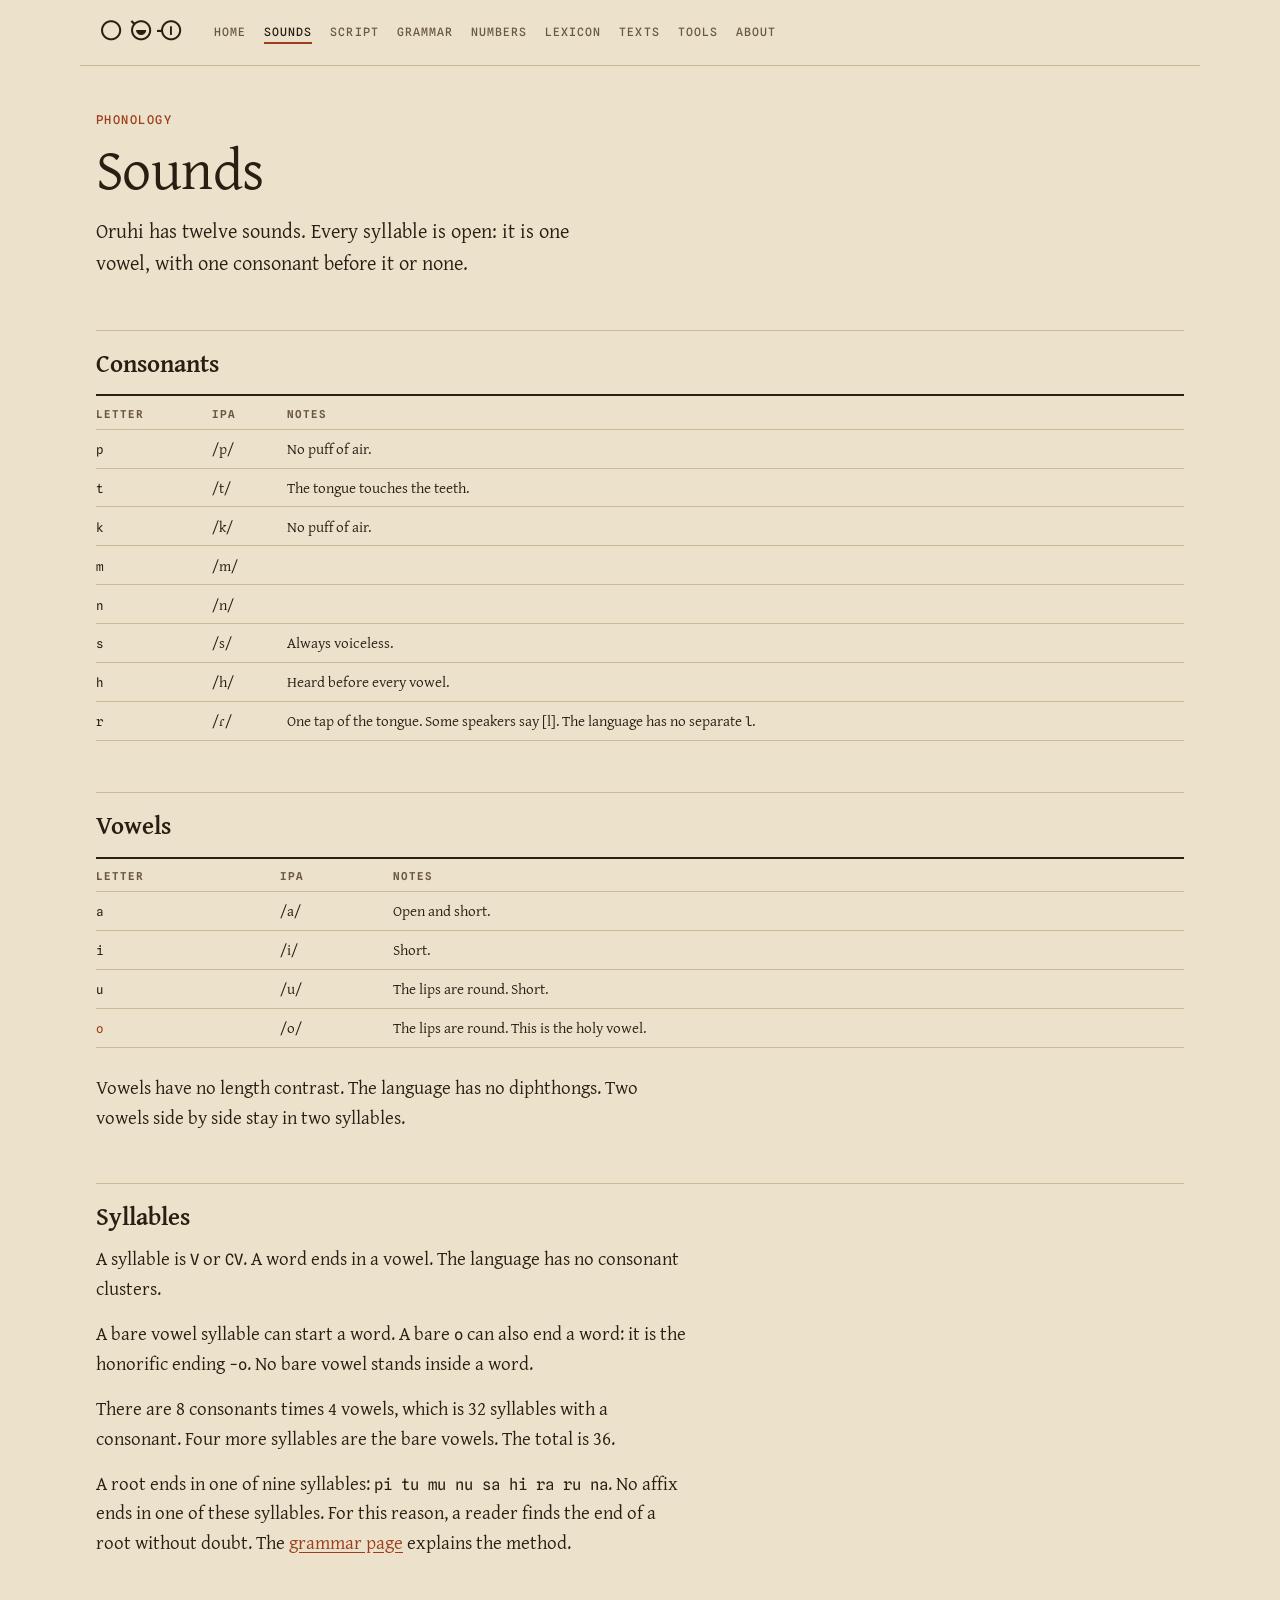
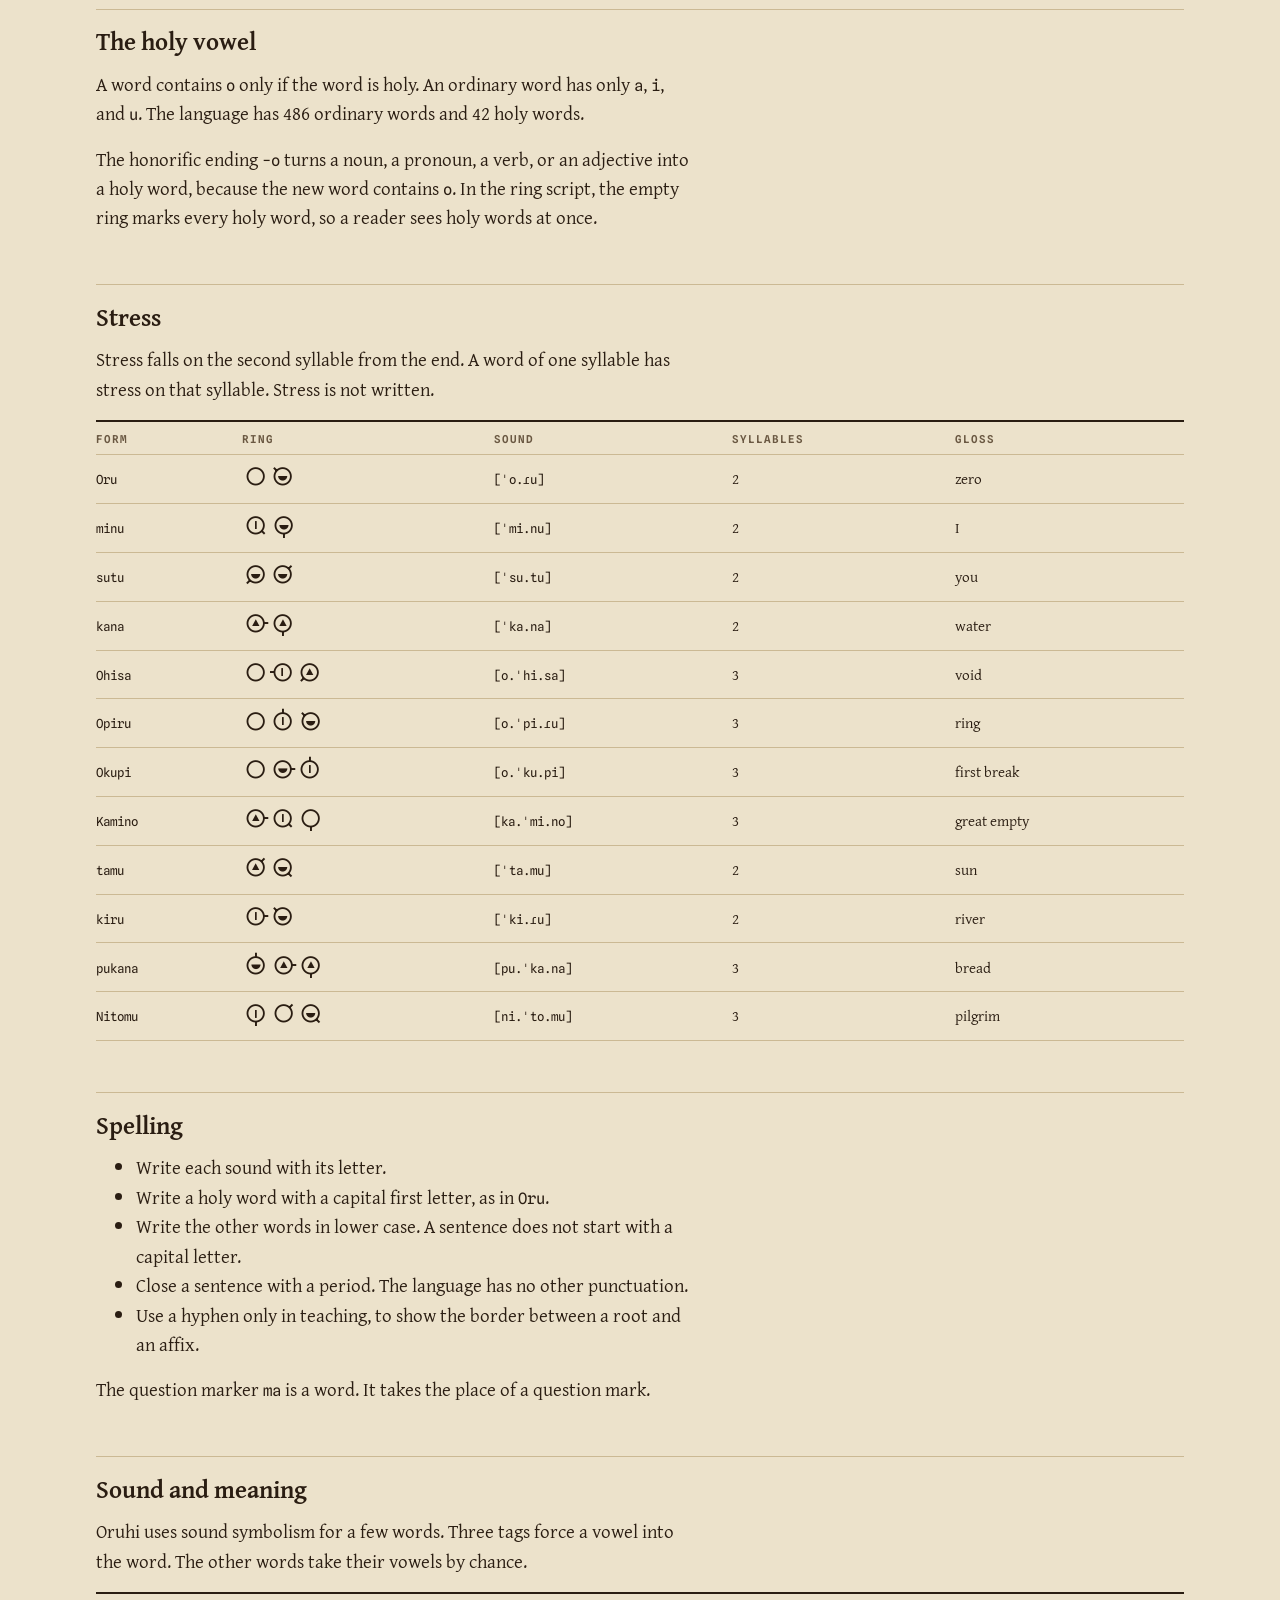
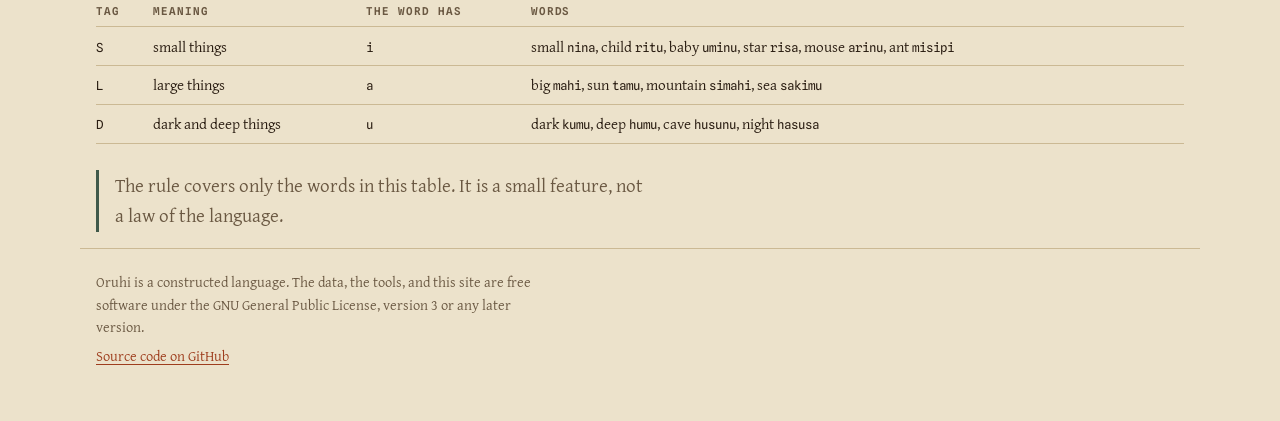
<file: docs/sounds.html>
<!doctype html>
<html lang="en">
<head>
<meta charset="utf-8">
<meta name="viewport" content="width=device-width, initial-scale=1">
<title>The sounds of Oruhi</title>
<meta name="description" content="The eight consonants, four vowels, syllable rules, stress, and spelling of Oruhi, with IPA.">
<link rel="preconnect" href="https://fonts.googleapis.com">
<link rel="preconnect" href="https://fonts.gstatic.com" crossorigin>
<link href="https://fonts.googleapis.com/css2?family=Gentium+Plus:ital,wght@0,400;0,700;1,400&amp;family=Spline+Sans+Mono:wght@400;500;600&amp;display=swap" rel="stylesheet">
<link rel="stylesheet" href="style.css">
<link rel="icon" href="img/favicon.svg" type="image/svg+xml">
</head>
<body>
<a class="skip" href="#main">Skip to the content</a>
<!--gen:nav--><nav class="site" aria-label="Pages"><a class="brand" href="index.html"><span class="ring" lang="x-oruhi">Oruhi</span><span class="sr">Oruhi</span></a><ul><li><a href="index.html">Home</a></li><li><a href="sounds.html" aria-current="page">Sounds</a></li><li><a href="script.html">Script</a></li><li><a href="grammar.html">Grammar</a></li><li><a href="numbers.html">Numbers</a></li><li><a href="lexicon.html">Lexicon</a></li><li><a href="texts.html">Texts</a></li><li><a href="tools.html">Tools</a></li><li><a href="about.html">About</a></li></ul></nav><!--/gen:nav-->
<main id="main" class="wrap">
  <p class="kicker">Phonology</p>
  <h1>Sounds</h1>
  <p class="lead">Oruhi has twelve sounds. Every syllable is open: it is one vowel, with one consonant before it or none.</p>

  <h2>Consonants</h2>
  <div class="tbl"><table>
    <thead><tr><th scope="col">Letter</th><th scope="col">IPA</th><th scope="col">Notes</th></tr></thead>
    <tbody>
      <tr><td><code>p</code></td><td>/p/</td><td>No puff of air.</td></tr>
      <tr><td><code>t</code></td><td>/t/</td><td>The tongue touches the teeth.</td></tr>
      <tr><td><code>k</code></td><td>/k/</td><td>No puff of air.</td></tr>
      <tr><td><code>m</code></td><td>/m/</td><td></td></tr>
      <tr><td><code>n</code></td><td>/n/</td><td></td></tr>
      <tr><td><code>s</code></td><td>/s/</td><td>Always voiceless.</td></tr>
      <tr><td><code>h</code></td><td>/h/</td><td>Heard before every vowel.</td></tr>
      <tr><td><code>r</code></td><td>/ɾ/</td><td>One tap of the tongue. Some speakers say [l]. The language has no separate <code>l</code>.</td></tr>
    </tbody>
  </table></div>

  <h2>Vowels</h2>
  <div class="tbl"><table>
    <thead><tr><th scope="col">Letter</th><th scope="col">IPA</th><th scope="col">Notes</th></tr></thead>
    <tbody>
      <tr><td><code>a</code></td><td>/a/</td><td>Open and short.</td></tr>
      <tr><td><code>i</code></td><td>/i/</td><td>Short.</td></tr>
      <tr><td><code>u</code></td><td>/u/</td><td>The lips are round. Short.</td></tr>
      <tr><td><code class="holy">o</code></td><td>/o/</td><td>The lips are round. This is the holy vowel.</td></tr>
    </tbody>
  </table></div>
  <p>Vowels have no length contrast. The language has no diphthongs. Two vowels side by side stay in two syllables.</p>

  <h2>Syllables</h2>
  <p>A syllable is <code>V</code> or <code>CV</code>. A word ends in a vowel. The language has no consonant clusters.</p>
  <p>A bare vowel syllable can start a word. A bare <code>o</code> can also end a word: it is the honorific ending <code>-o</code>. No bare vowel stands inside a word.</p>
  <p>There are 8 consonants times 4 vowels, which is 32 syllables with a consonant. Four more syllables are the bare vowels. The total is 36.</p>
  <p>A root ends in one of nine syllables: <code>pi tu mu nu sa hi ra ru na</code>. No affix ends in one of these syllables. For this reason, a reader finds the end of a root without doubt. The <a href="grammar.html#parsing">grammar page</a> explains the method.</p>

  <h2>The holy vowel</h2>
  <p>A word contains <code>o</code> only if the word is holy. An ordinary word has only <code>a</code>, <code>i</code>, and <code>u</code>. The language has <!--gen:count ordinary-->486<!--/gen:count--> ordinary words and <!--gen:count holy-->42<!--/gen:count--> holy words.</p>
  <p>The honorific ending <code>-o</code> turns a noun, a pronoun, a verb, or an adjective into a holy word, because the new word contains <code>o</code>. In the ring script, the empty ring marks every holy word, so a reader sees holy words at once.</p>

  <h2>Stress</h2>
  <p>Stress falls on the second syllable from the end. A word of one syllable has stress on that syllable. Stress is not written.</p>
  <!--gen:sounds--><div class="tbl"><table><thead><tr><th scope="col">Form</th><th scope="col">Ring</th><th scope="col">Sound</th><th scope="col">Syllables</th><th scope="col">Gloss</th></tr></thead><tbody><tr><td><code>Oru</code></td><td><span class="ring" lang="x-oruhi">oru</span></td><td><code>[ˈo.ɾu]</code></td><td>2</td><td>zero</td></tr><tr><td><code>minu</code></td><td><span class="ring" lang="x-oruhi">minu</span></td><td><code>[ˈmi.nu]</code></td><td>2</td><td>I</td></tr><tr><td><code>sutu</code></td><td><span class="ring" lang="x-oruhi">sutu</span></td><td><code>[ˈsu.tu]</code></td><td>2</td><td>you</td></tr><tr><td><code>kana</code></td><td><span class="ring" lang="x-oruhi">kana</span></td><td><code>[ˈka.na]</code></td><td>2</td><td>water</td></tr><tr><td><code>Ohisa</code></td><td><span class="ring" lang="x-oruhi">ohisa</span></td><td><code>[o.ˈhi.sa]</code></td><td>3</td><td>void</td></tr><tr><td><code>Opiru</code></td><td><span class="ring" lang="x-oruhi">opiru</span></td><td><code>[o.ˈpi.ɾu]</code></td><td>3</td><td>ring</td></tr><tr><td><code>Okupi</code></td><td><span class="ring" lang="x-oruhi">okupi</span></td><td><code>[o.ˈku.pi]</code></td><td>3</td><td>first break</td></tr><tr><td><code>Kamino</code></td><td><span class="ring" lang="x-oruhi">kamino</span></td><td><code>[ka.ˈmi.no]</code></td><td>3</td><td>great empty</td></tr><tr><td><code>tamu</code></td><td><span class="ring" lang="x-oruhi">tamu</span></td><td><code>[ˈta.mu]</code></td><td>2</td><td>sun</td></tr><tr><td><code>kiru</code></td><td><span class="ring" lang="x-oruhi">kiru</span></td><td><code>[ˈki.ɾu]</code></td><td>2</td><td>river</td></tr><tr><td><code>pukana</code></td><td><span class="ring" lang="x-oruhi">pukana</span></td><td><code>[pu.ˈka.na]</code></td><td>3</td><td>bread</td></tr><tr><td><code>Nitomu</code></td><td><span class="ring" lang="x-oruhi">nitomu</span></td><td><code>[ni.ˈto.mu]</code></td><td>3</td><td>pilgrim</td></tr></tbody></table></div><!--/gen:sounds-->

  <h2>Spelling</h2>
  <ul class="plain">
    <li>Write each sound with its letter.</li>
    <li>Write a holy word with a capital first letter, as in <code>Oru</code>.</li>
    <li>Write the other words in lower case. A sentence does not start with a capital letter.</li>
    <li>Close a sentence with a period. The language has no other punctuation.</li>
    <li>Use a hyphen only in teaching, to show the border between a root and an affix.</li>
  </ul>
  <p>The question marker <code>ma</code> is a word. It takes the place of a question mark.</p>

  <h2>Sound and meaning</h2>
  <p>Oruhi uses sound symbolism for a few words. Three tags force a vowel into the word. The other words take their vowels by chance.</p>
  <!--gen:tags--><div class="tbl"><table><thead><tr><th scope="col">Tag</th><th scope="col">Meaning</th><th scope="col">The word has</th><th scope="col">Words</th></tr></thead><tbody><tr><td><code>S</code></td><td>small things</td><td><code>i</code></td><td>small <code>nina</code>, child <code>ritu</code>, baby <code>uminu</code>, star <code>risa</code>, mouse <code>arinu</code>, ant <code>misipi</code></td></tr><tr><td><code>L</code></td><td>large things</td><td><code>a</code></td><td>big <code>mahi</code>, sun <code>tamu</code>, mountain <code>simahi</code>, sea <code>sakimu</code></td></tr><tr><td><code>D</code></td><td>dark and deep things</td><td><code>u</code></td><td>dark <code>kumu</code>, deep <code>humu</code>, cave <code>husunu</code>, night <code>hasusa</code></td></tr></tbody></table></div><!--/gen:tags-->
  <p class="note">The rule covers only the words in this table. It is a small feature, not a law of the language.</p>
</main>
<!--gen:footer--><footer class="site"><p>Oruhi is a constructed language. The data, the tools, and this site are free software under the GNU General Public License, version 3 or any later version.</p><p><a href="https://github.com/Orpheus-21/oruhi">Source code on GitHub</a></p></footer><!--/gen:footer-->
<script src="oruhi.js"></script>
</body>
</html>
</file>
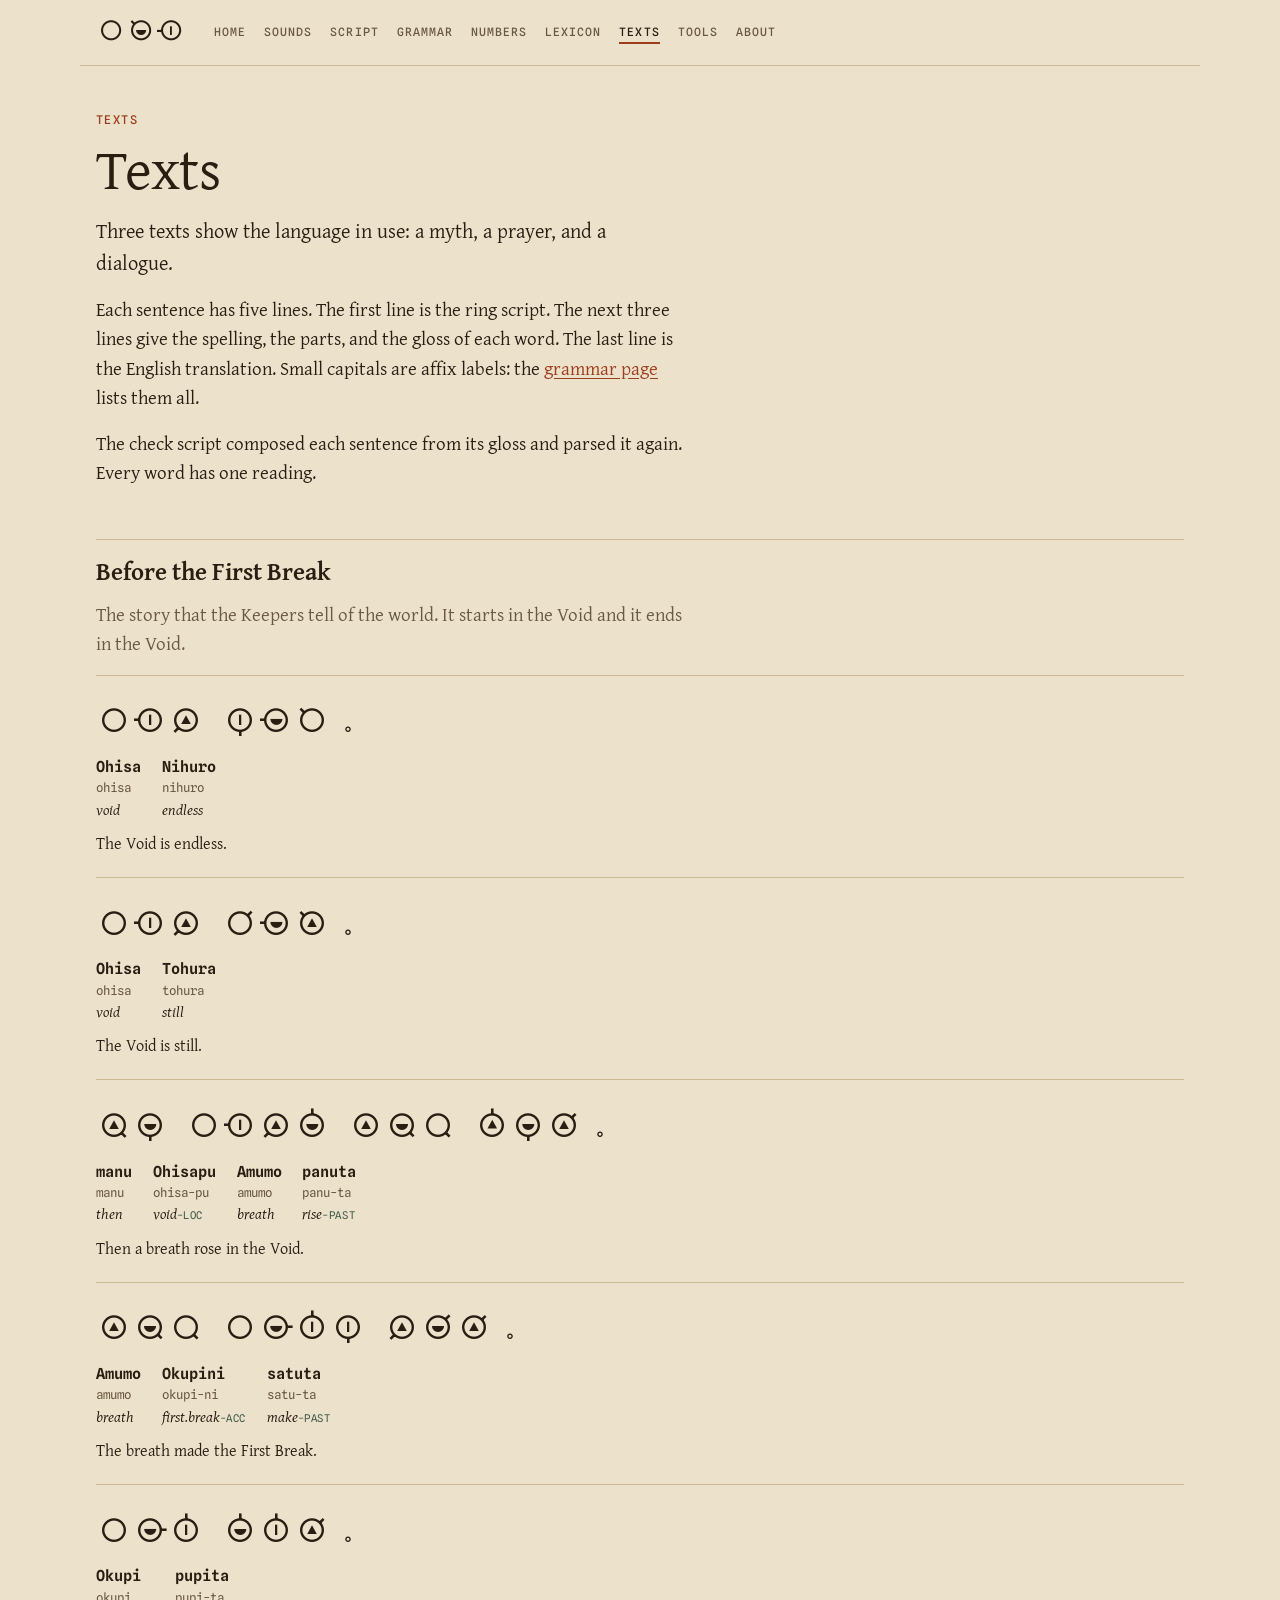
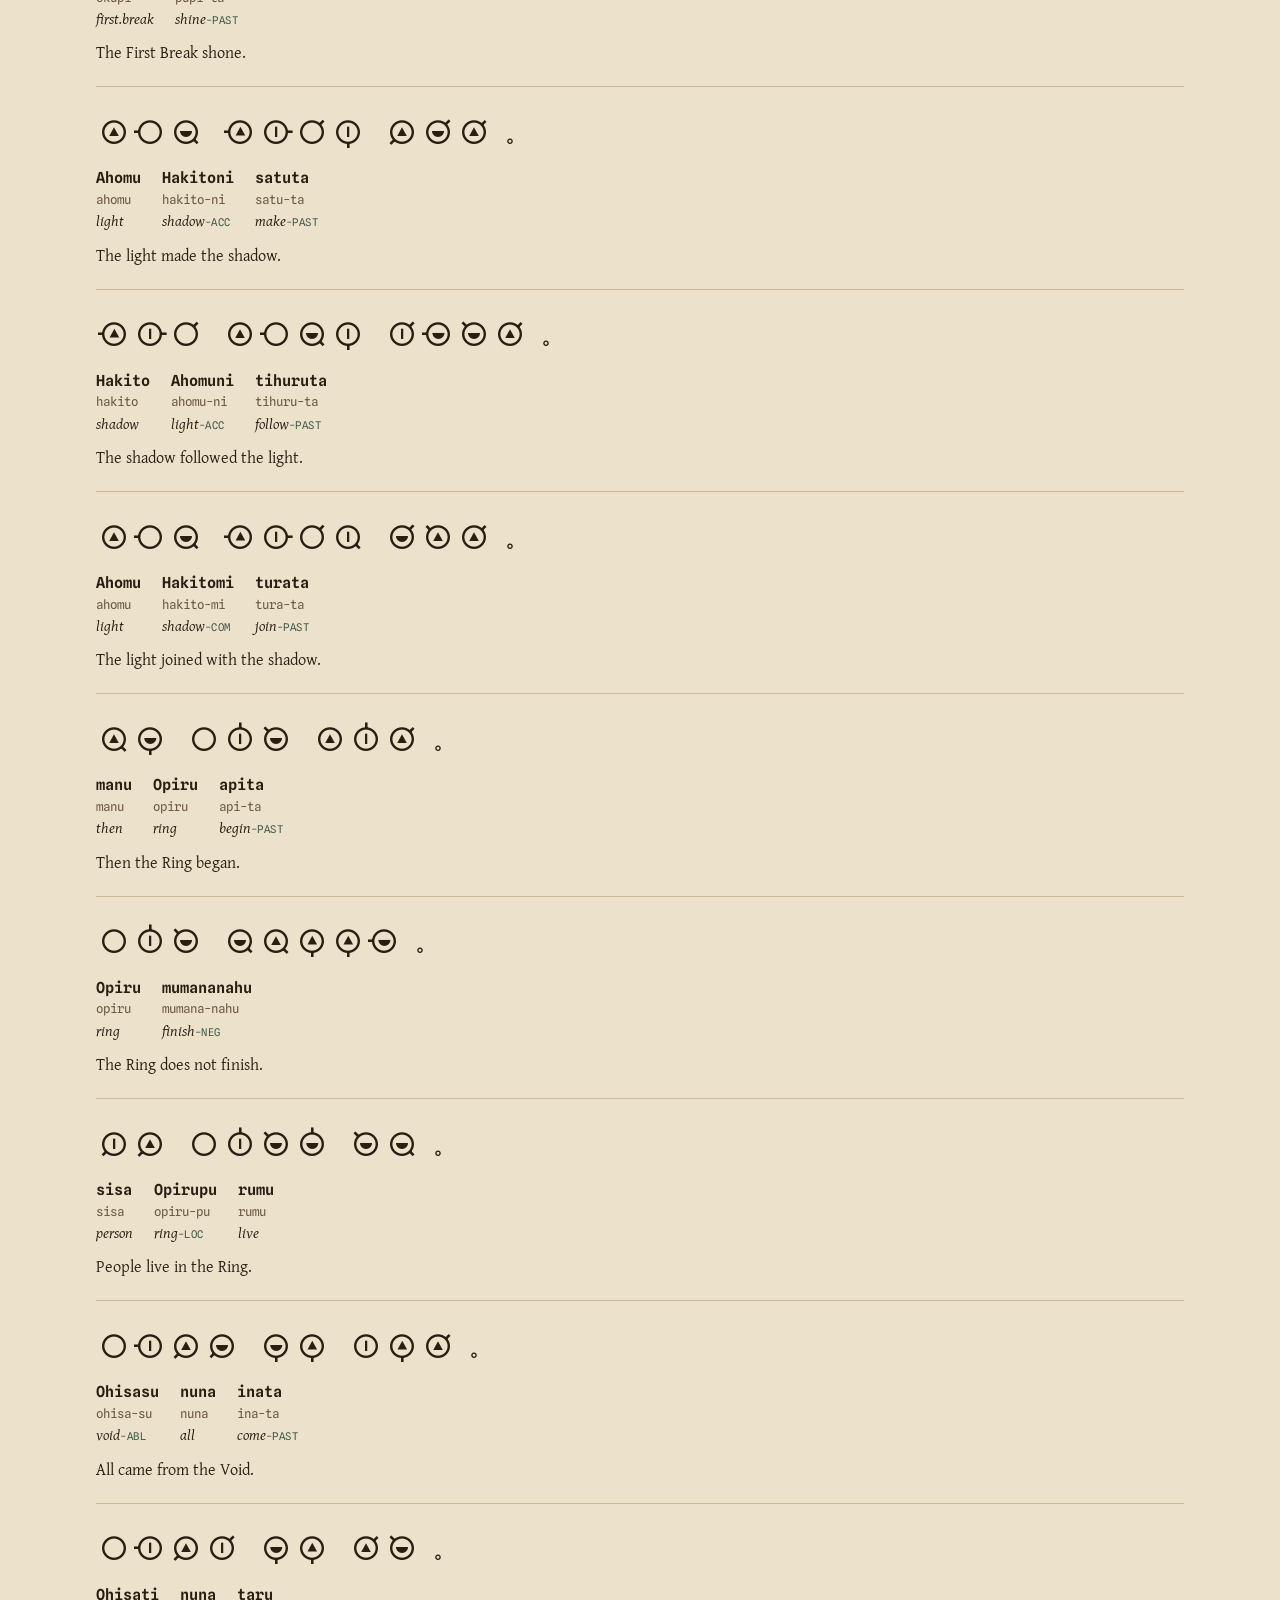
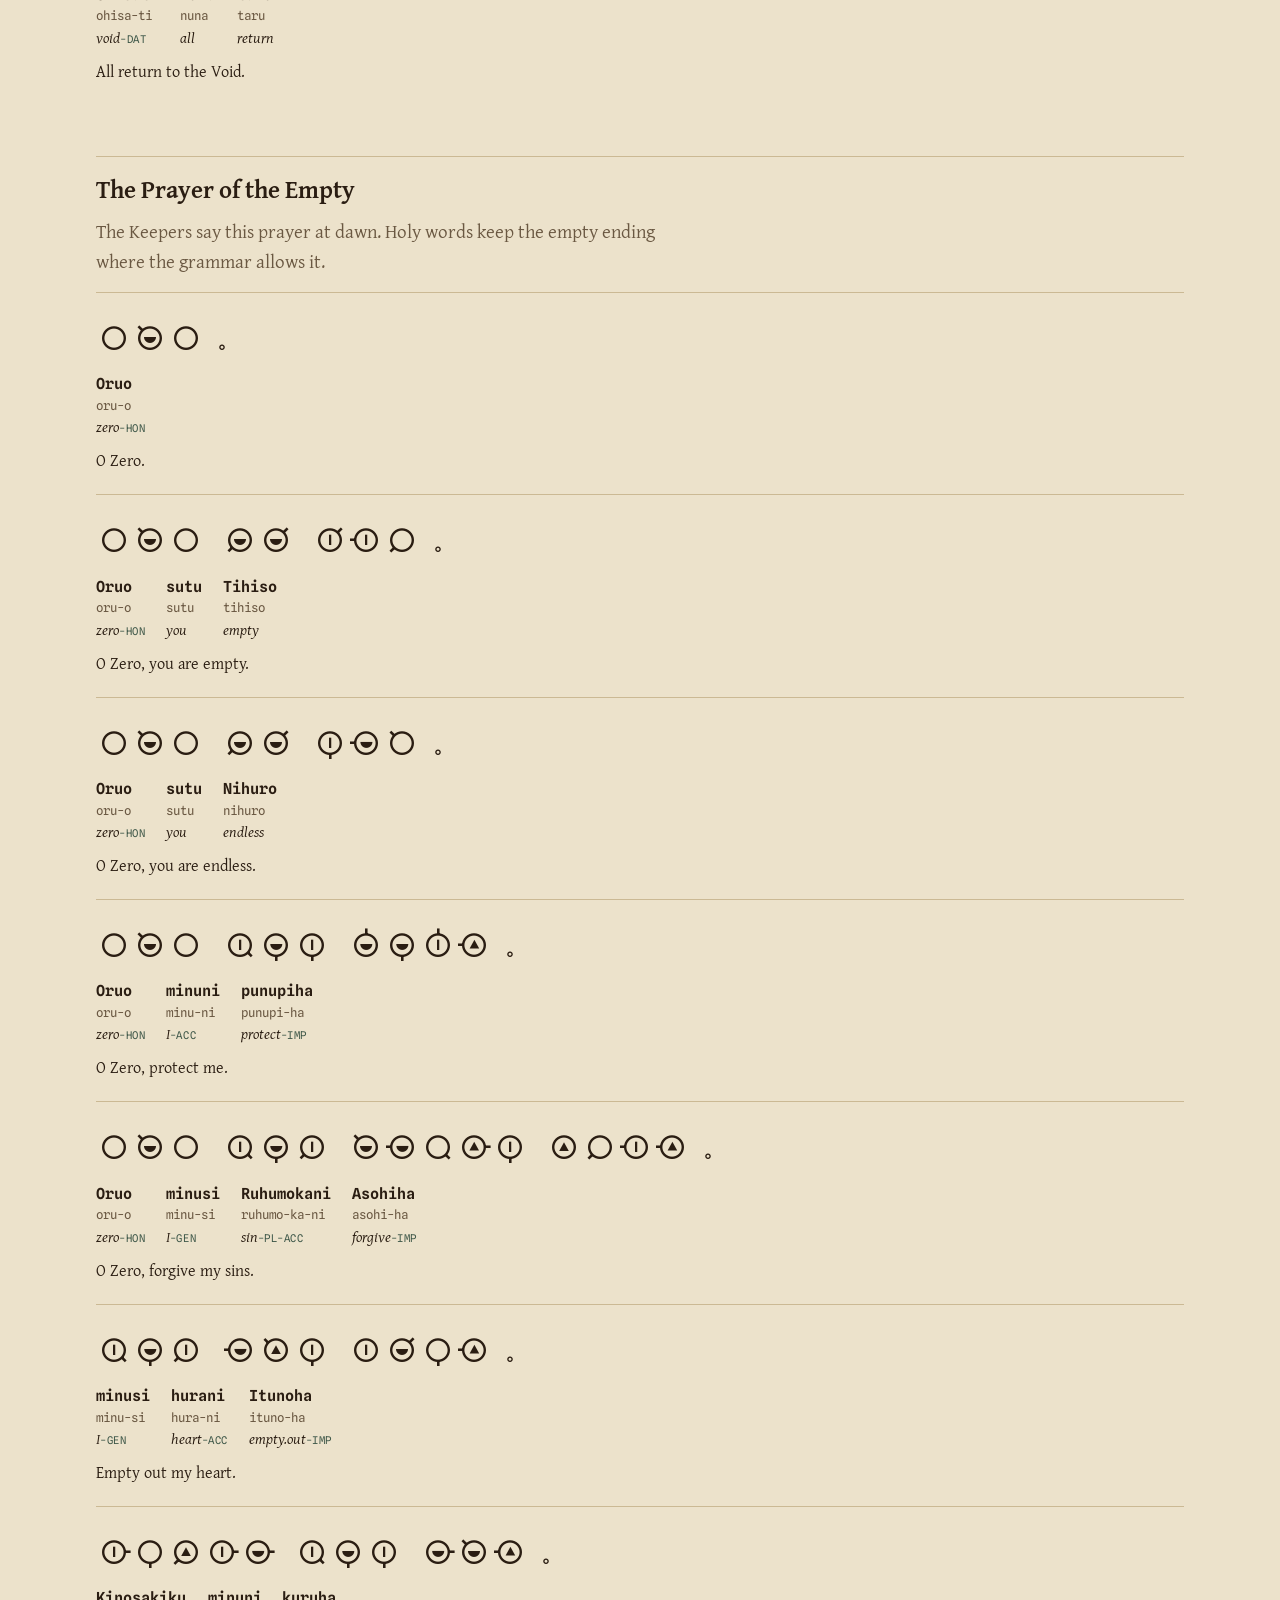
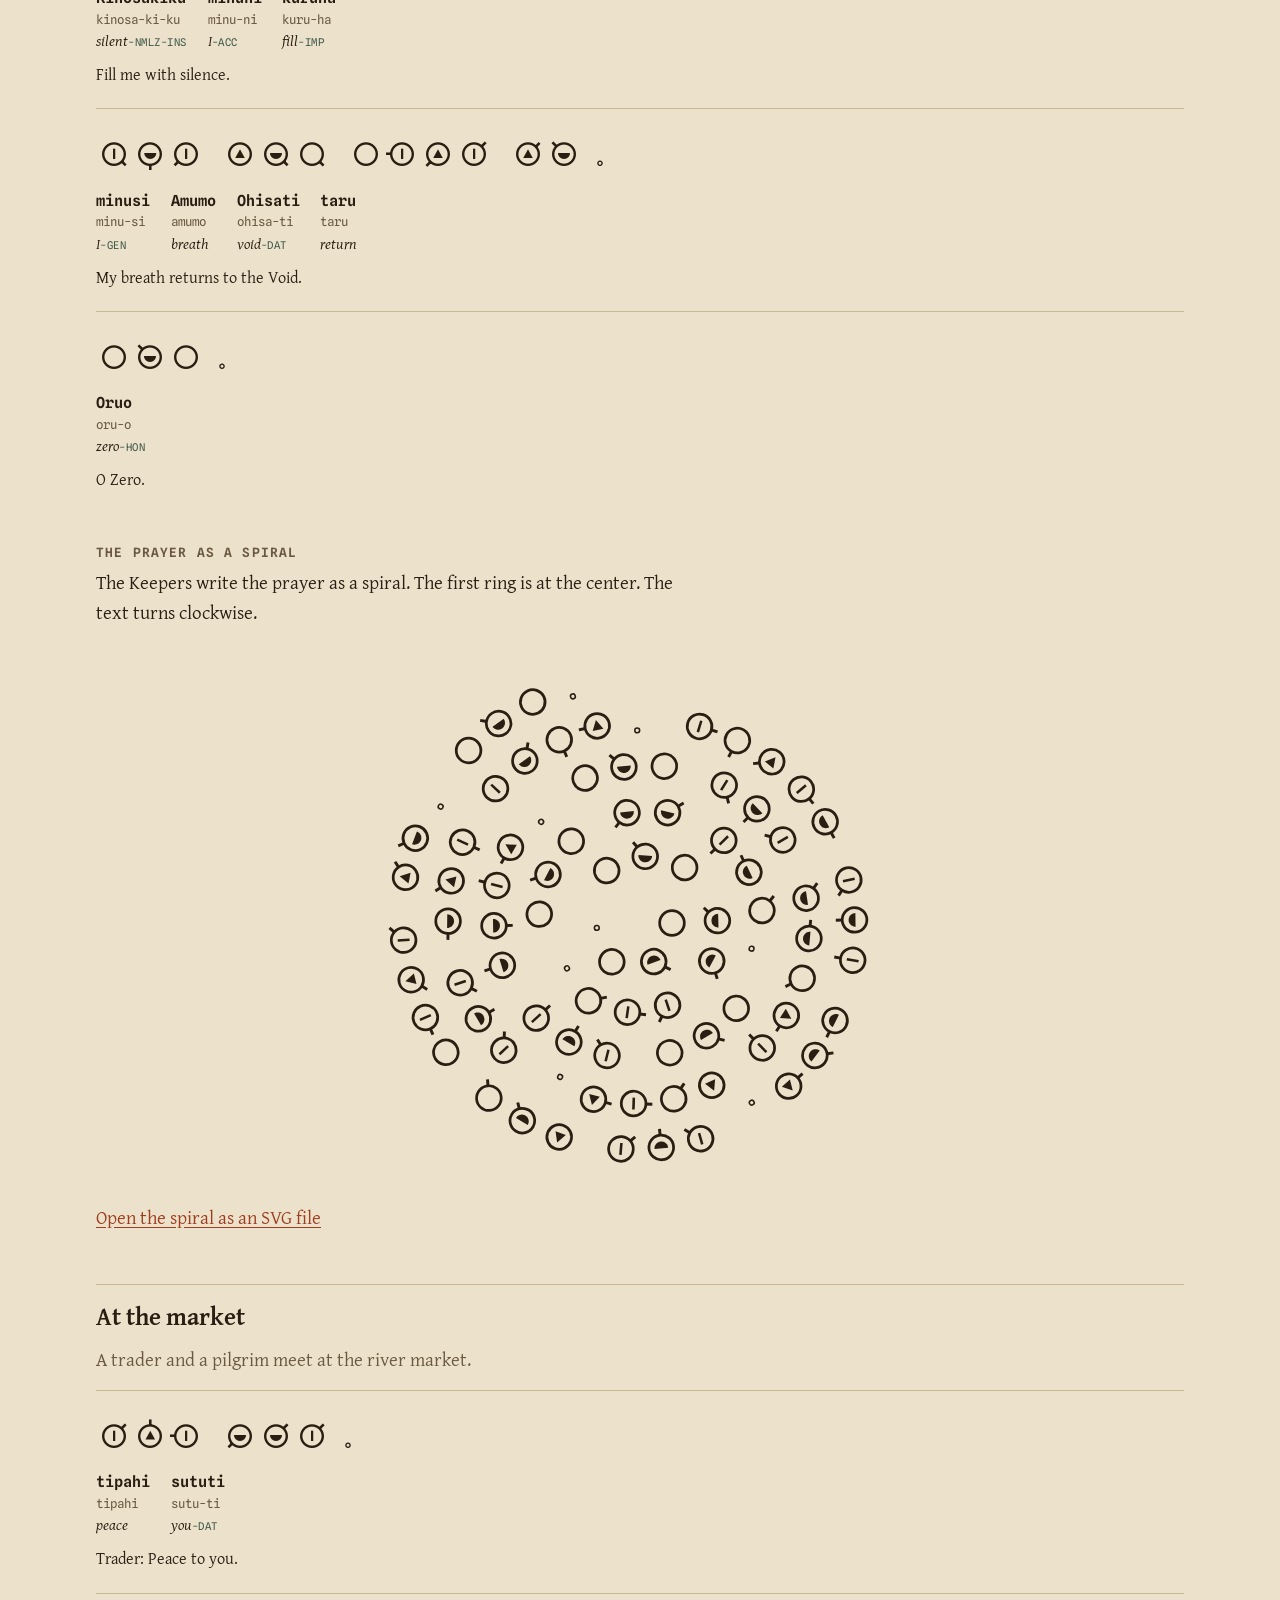
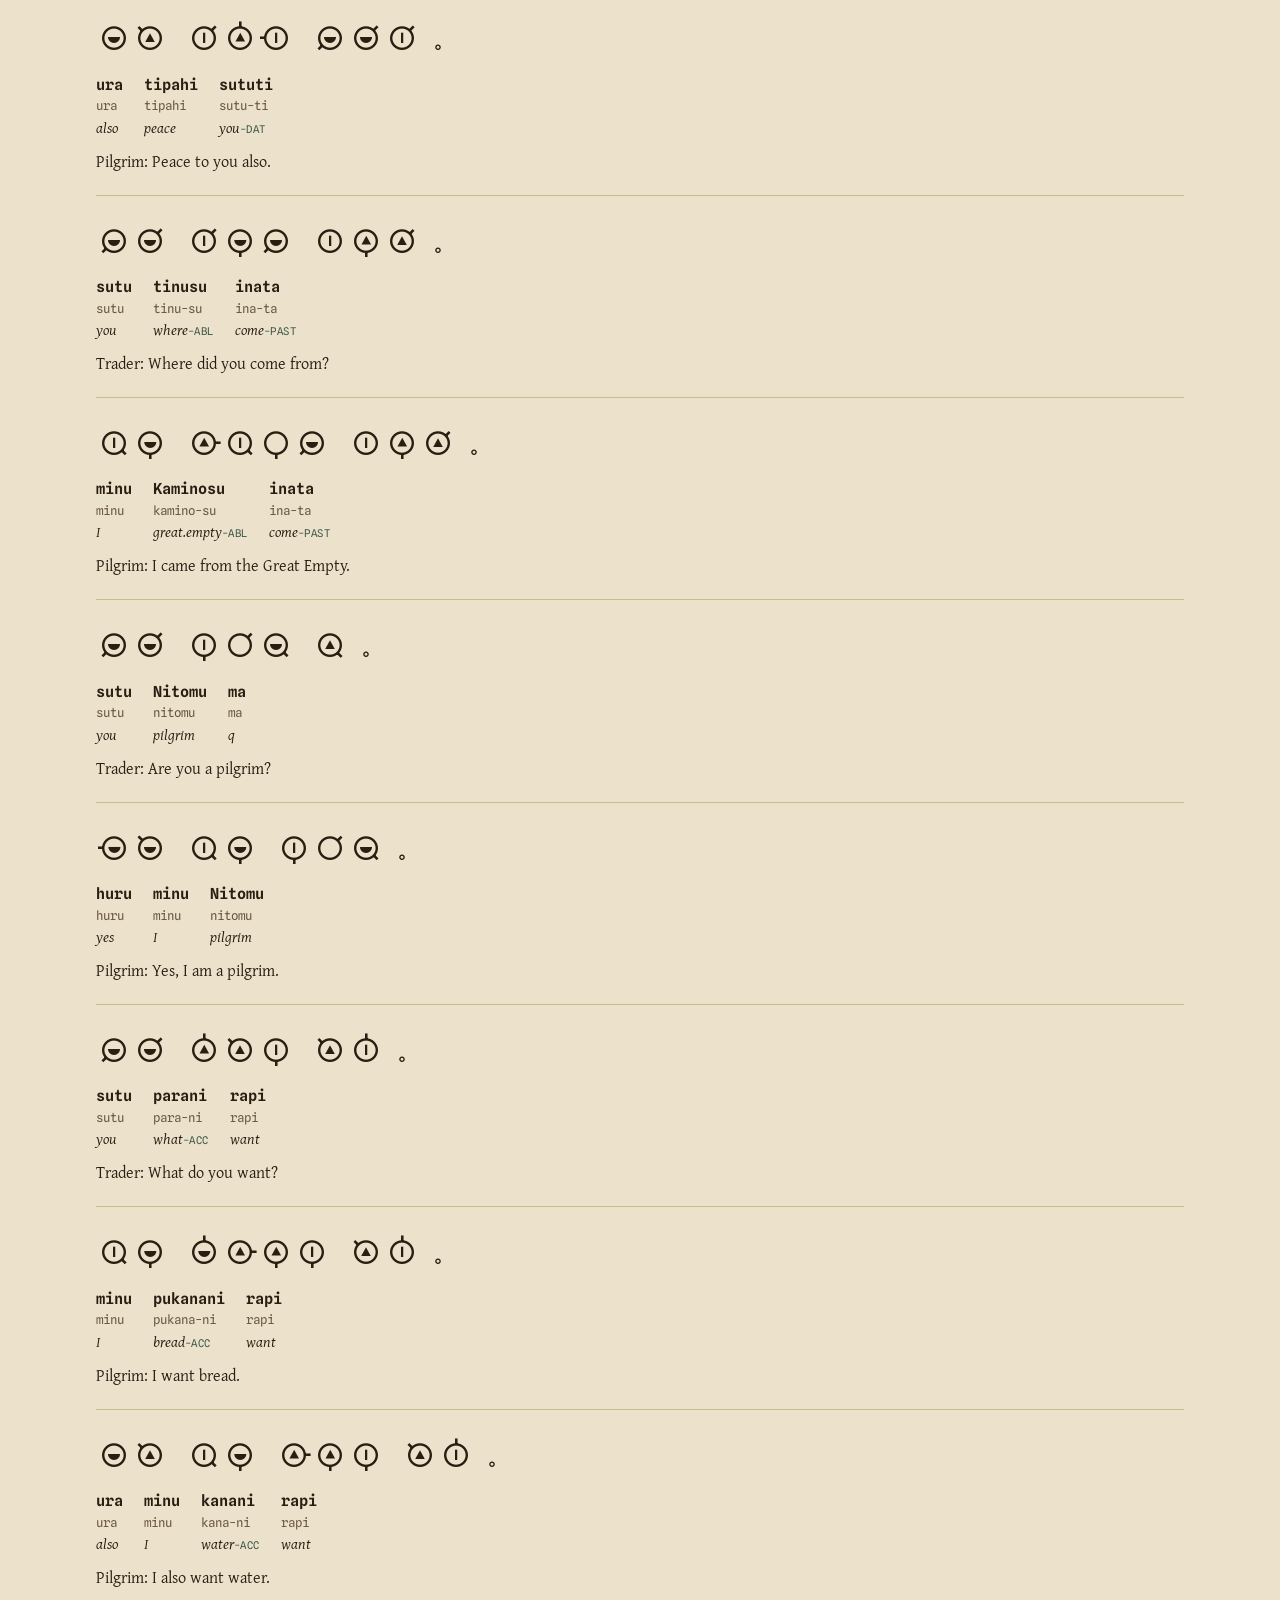
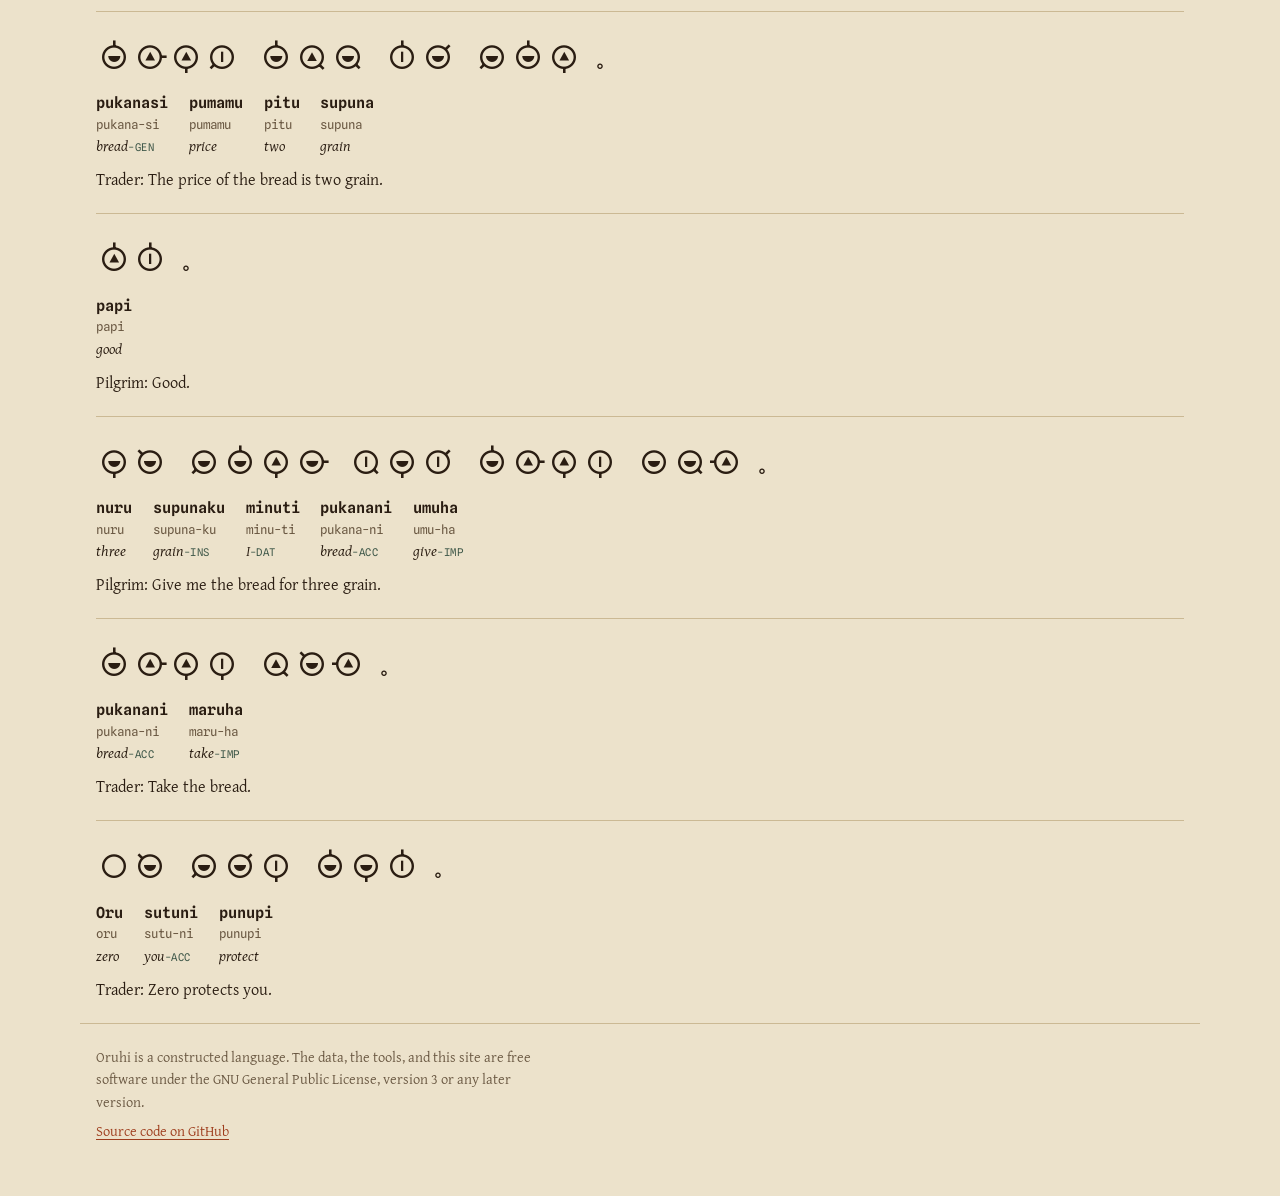
<file: docs/texts.html>
<!doctype html>
<html lang="en">
<head>
<meta charset="utf-8">
<meta name="viewport" content="width=device-width, initial-scale=1">
<title>Texts in Oruhi</title>
<meta name="description" content="A creation myth, a prayer, and a market dialogue in Oruhi. Each sentence has a ring line, a word by word gloss, and a translation.">
<link rel="preconnect" href="https://fonts.googleapis.com">
<link rel="preconnect" href="https://fonts.gstatic.com" crossorigin>
<link href="https://fonts.googleapis.com/css2?family=Gentium+Plus:ital,wght@0,400;0,700;1,400&amp;family=Spline+Sans+Mono:wght@400;500;600&amp;display=swap" rel="stylesheet">
<link rel="stylesheet" href="style.css">
<link rel="icon" href="img/favicon.svg" type="image/svg+xml">
</head>
<body>
<a class="skip" href="#main">Skip to the content</a>
<!--gen:nav--><nav class="site" aria-label="Pages"><a class="brand" href="index.html"><span class="ring" lang="x-oruhi">Oruhi</span><span class="sr">Oruhi</span></a><ul><li><a href="index.html">Home</a></li><li><a href="sounds.html">Sounds</a></li><li><a href="script.html">Script</a></li><li><a href="grammar.html">Grammar</a></li><li><a href="numbers.html">Numbers</a></li><li><a href="lexicon.html">Lexicon</a></li><li><a href="texts.html" aria-current="page">Texts</a></li><li><a href="tools.html">Tools</a></li><li><a href="about.html">About</a></li></ul></nav><!--/gen:nav-->
<main id="main" class="wrap">
  <p class="kicker">Texts</p>
  <h1>Texts</h1>
  <p class="lead">Three texts show the language in use: a myth, a prayer, and a dialogue.</p>
  <p>Each sentence has five lines. The first line is the ring script. The next three lines give the spelling, the parts, and the gloss of each word. The last line is the English translation. Small capitals are affix labels: the <a href="grammar.html#affixes">grammar page</a> lists them all.</p>
  <p>The check script composed each sentence from its gloss and parsed it again. Every word has one reading.</p>

  <h2 id="myth">Before the First Break</h2>
  <!--gen:text myth--><p class="about">The story that the Keepers tell of the world. It starts in the Void and it ends in the Void.</p><figure class="sent"><div class="ring line" lang="x-oruhi">Ohisa Nihuro.</div><div class="gl"><span class="w"><span class="f">Ohisa</span><span class="s">ohisa</span><span class="g">void</span></span><span class="w"><span class="f">Nihuro</span><span class="s">nihuro</span><span class="g">endless</span></span></div><figcaption>The Void is endless.</figcaption></figure><figure class="sent"><div class="ring line" lang="x-oruhi">Ohisa Tohura.</div><div class="gl"><span class="w"><span class="f">Ohisa</span><span class="s">ohisa</span><span class="g">void</span></span><span class="w"><span class="f">Tohura</span><span class="s">tohura</span><span class="g">still</span></span></div><figcaption>The Void is still.</figcaption></figure><figure class="sent"><div class="ring line" lang="x-oruhi">manu Ohisapu Amumo panuta.</div><div class="gl"><span class="w"><span class="f">manu</span><span class="s">manu</span><span class="g">then</span></span><span class="w"><span class="f">Ohisapu</span><span class="s">ohisa-pu</span><span class="g">void<span class="lab">-LOC</span></span></span><span class="w"><span class="f">Amumo</span><span class="s">amumo</span><span class="g">breath</span></span><span class="w"><span class="f">panuta</span><span class="s">panu-ta</span><span class="g">rise<span class="lab">-PAST</span></span></span></div><figcaption>Then a breath rose in the Void.</figcaption></figure><figure class="sent"><div class="ring line" lang="x-oruhi">Amumo Okupini satuta.</div><div class="gl"><span class="w"><span class="f">Amumo</span><span class="s">amumo</span><span class="g">breath</span></span><span class="w"><span class="f">Okupini</span><span class="s">okupi-ni</span><span class="g">first.break<span class="lab">-ACC</span></span></span><span class="w"><span class="f">satuta</span><span class="s">satu-ta</span><span class="g">make<span class="lab">-PAST</span></span></span></div><figcaption>The breath made the First Break.</figcaption></figure><figure class="sent"><div class="ring line" lang="x-oruhi">Okupi pupita.</div><div class="gl"><span class="w"><span class="f">Okupi</span><span class="s">okupi</span><span class="g">first.break</span></span><span class="w"><span class="f">pupita</span><span class="s">pupi-ta</span><span class="g">shine<span class="lab">-PAST</span></span></span></div><figcaption>The First Break shone.</figcaption></figure><figure class="sent"><div class="ring line" lang="x-oruhi">Ahomu Hakitoni satuta.</div><div class="gl"><span class="w"><span class="f">Ahomu</span><span class="s">ahomu</span><span class="g">light</span></span><span class="w"><span class="f">Hakitoni</span><span class="s">hakito-ni</span><span class="g">shadow<span class="lab">-ACC</span></span></span><span class="w"><span class="f">satuta</span><span class="s">satu-ta</span><span class="g">make<span class="lab">-PAST</span></span></span></div><figcaption>The light made the shadow.</figcaption></figure><figure class="sent"><div class="ring line" lang="x-oruhi">Hakito Ahomuni tihuruta.</div><div class="gl"><span class="w"><span class="f">Hakito</span><span class="s">hakito</span><span class="g">shadow</span></span><span class="w"><span class="f">Ahomuni</span><span class="s">ahomu-ni</span><span class="g">light<span class="lab">-ACC</span></span></span><span class="w"><span class="f">tihuruta</span><span class="s">tihuru-ta</span><span class="g">follow<span class="lab">-PAST</span></span></span></div><figcaption>The shadow followed the light.</figcaption></figure><figure class="sent"><div class="ring line" lang="x-oruhi">Ahomu Hakitomi turata.</div><div class="gl"><span class="w"><span class="f">Ahomu</span><span class="s">ahomu</span><span class="g">light</span></span><span class="w"><span class="f">Hakitomi</span><span class="s">hakito-mi</span><span class="g">shadow<span class="lab">-COM</span></span></span><span class="w"><span class="f">turata</span><span class="s">tura-ta</span><span class="g">join<span class="lab">-PAST</span></span></span></div><figcaption>The light joined with the shadow.</figcaption></figure><figure class="sent"><div class="ring line" lang="x-oruhi">manu Opiru apita.</div><div class="gl"><span class="w"><span class="f">manu</span><span class="s">manu</span><span class="g">then</span></span><span class="w"><span class="f">Opiru</span><span class="s">opiru</span><span class="g">ring</span></span><span class="w"><span class="f">apita</span><span class="s">api-ta</span><span class="g">begin<span class="lab">-PAST</span></span></span></div><figcaption>Then the Ring began.</figcaption></figure><figure class="sent"><div class="ring line" lang="x-oruhi">Opiru mumananahu.</div><div class="gl"><span class="w"><span class="f">Opiru</span><span class="s">opiru</span><span class="g">ring</span></span><span class="w"><span class="f">mumananahu</span><span class="s">mumana-nahu</span><span class="g">finish<span class="lab">-NEG</span></span></span></div><figcaption>The Ring does not finish.</figcaption></figure><figure class="sent"><div class="ring line" lang="x-oruhi">sisa Opirupu rumu.</div><div class="gl"><span class="w"><span class="f">sisa</span><span class="s">sisa</span><span class="g">person</span></span><span class="w"><span class="f">Opirupu</span><span class="s">opiru-pu</span><span class="g">ring<span class="lab">-LOC</span></span></span><span class="w"><span class="f">rumu</span><span class="s">rumu</span><span class="g">live</span></span></div><figcaption>People live in the Ring.</figcaption></figure><figure class="sent"><div class="ring line" lang="x-oruhi">Ohisasu nuna inata.</div><div class="gl"><span class="w"><span class="f">Ohisasu</span><span class="s">ohisa-su</span><span class="g">void<span class="lab">-ABL</span></span></span><span class="w"><span class="f">nuna</span><span class="s">nuna</span><span class="g">all</span></span><span class="w"><span class="f">inata</span><span class="s">ina-ta</span><span class="g">come<span class="lab">-PAST</span></span></span></div><figcaption>All came from the Void.</figcaption></figure><figure class="sent"><div class="ring line" lang="x-oruhi">Ohisati nuna taru.</div><div class="gl"><span class="w"><span class="f">Ohisati</span><span class="s">ohisa-ti</span><span class="g">void<span class="lab">-DAT</span></span></span><span class="w"><span class="f">nuna</span><span class="s">nuna</span><span class="g">all</span></span><span class="w"><span class="f">taru</span><span class="s">taru</span><span class="g">return</span></span></div><figcaption>All return to the Void.</figcaption></figure><!--/gen:text-->

  <h2 id="prayer">The Prayer of the Empty</h2>
  <!--gen:text prayer--><p class="about">The Keepers say this prayer at dawn. Holy words keep the empty ending where the grammar allows it.</p><figure class="sent"><div class="ring line" lang="x-oruhi">Oruo.</div><div class="gl"><span class="w"><span class="f">Oruo</span><span class="s">oru-o</span><span class="g">zero<span class="lab">-HON</span></span></span></div><figcaption>O Zero.</figcaption></figure><figure class="sent"><div class="ring line" lang="x-oruhi">Oruo sutu Tihiso.</div><div class="gl"><span class="w"><span class="f">Oruo</span><span class="s">oru-o</span><span class="g">zero<span class="lab">-HON</span></span></span><span class="w"><span class="f">sutu</span><span class="s">sutu</span><span class="g">you</span></span><span class="w"><span class="f">Tihiso</span><span class="s">tihiso</span><span class="g">empty</span></span></div><figcaption>O Zero, you are empty.</figcaption></figure><figure class="sent"><div class="ring line" lang="x-oruhi">Oruo sutu Nihuro.</div><div class="gl"><span class="w"><span class="f">Oruo</span><span class="s">oru-o</span><span class="g">zero<span class="lab">-HON</span></span></span><span class="w"><span class="f">sutu</span><span class="s">sutu</span><span class="g">you</span></span><span class="w"><span class="f">Nihuro</span><span class="s">nihuro</span><span class="g">endless</span></span></div><figcaption>O Zero, you are endless.</figcaption></figure><figure class="sent"><div class="ring line" lang="x-oruhi">Oruo minuni punupiha.</div><div class="gl"><span class="w"><span class="f">Oruo</span><span class="s">oru-o</span><span class="g">zero<span class="lab">-HON</span></span></span><span class="w"><span class="f">minuni</span><span class="s">minu-ni</span><span class="g">I<span class="lab">-ACC</span></span></span><span class="w"><span class="f">punupiha</span><span class="s">punupi-ha</span><span class="g">protect<span class="lab">-IMP</span></span></span></div><figcaption>O Zero, protect me.</figcaption></figure><figure class="sent"><div class="ring line" lang="x-oruhi">Oruo minusi Ruhumokani Asohiha.</div><div class="gl"><span class="w"><span class="f">Oruo</span><span class="s">oru-o</span><span class="g">zero<span class="lab">-HON</span></span></span><span class="w"><span class="f">minusi</span><span class="s">minu-si</span><span class="g">I<span class="lab">-GEN</span></span></span><span class="w"><span class="f">Ruhumokani</span><span class="s">ruhumo-ka-ni</span><span class="g">sin<span class="lab">-PL</span><span class="lab">-ACC</span></span></span><span class="w"><span class="f">Asohiha</span><span class="s">asohi-ha</span><span class="g">forgive<span class="lab">-IMP</span></span></span></div><figcaption>O Zero, forgive my sins.</figcaption></figure><figure class="sent"><div class="ring line" lang="x-oruhi">minusi hurani Itunoha.</div><div class="gl"><span class="w"><span class="f">minusi</span><span class="s">minu-si</span><span class="g">I<span class="lab">-GEN</span></span></span><span class="w"><span class="f">hurani</span><span class="s">hura-ni</span><span class="g">heart<span class="lab">-ACC</span></span></span><span class="w"><span class="f">Itunoha</span><span class="s">ituno-ha</span><span class="g">empty.out<span class="lab">-IMP</span></span></span></div><figcaption>Empty out my heart.</figcaption></figure><figure class="sent"><div class="ring line" lang="x-oruhi">Kinosakiku minuni kuruha.</div><div class="gl"><span class="w"><span class="f">Kinosakiku</span><span class="s">kinosa-ki-ku</span><span class="g">silent<span class="lab">-NMLZ</span><span class="lab">-INS</span></span></span><span class="w"><span class="f">minuni</span><span class="s">minu-ni</span><span class="g">I<span class="lab">-ACC</span></span></span><span class="w"><span class="f">kuruha</span><span class="s">kuru-ha</span><span class="g">fill<span class="lab">-IMP</span></span></span></div><figcaption>Fill me with silence.</figcaption></figure><figure class="sent"><div class="ring line" lang="x-oruhi">minusi Amumo Ohisati taru.</div><div class="gl"><span class="w"><span class="f">minusi</span><span class="s">minu-si</span><span class="g">I<span class="lab">-GEN</span></span></span><span class="w"><span class="f">Amumo</span><span class="s">amumo</span><span class="g">breath</span></span><span class="w"><span class="f">Ohisati</span><span class="s">ohisa-ti</span><span class="g">void<span class="lab">-DAT</span></span></span><span class="w"><span class="f">taru</span><span class="s">taru</span><span class="g">return</span></span></div><figcaption>My breath returns to the Void.</figcaption></figure><figure class="sent"><div class="ring line" lang="x-oruhi">Oruo.</div><div class="gl"><span class="w"><span class="f">Oruo</span><span class="s">oru-o</span><span class="g">zero<span class="lab">-HON</span></span></span></div><figcaption>O Zero.</figcaption></figure><!--/gen:text-->
  <h3>The prayer as a spiral</h3>
  <p>The Keepers write the prayer as a spiral. The first ring is at the center. The text turns clockwise.</p>
  <!--gen:spiral prayer--><svg class="spiral" xmlns="http://www.w3.org/2000/svg" viewBox="0 0 12260 12260" role="img" aria-label="Oruo. Oruo sutu Tihiso. Oruo sutu Nihuro. Oruo minuni punupiha. Oruo minusi Ruhumokani Asohiha. minusi hurani Itunoha. Kinosakiku minuni kuruha. minusi Amumo Ohisati taru. Oruo." fill="currentColor"><g transform="translate(6830.1 6130.1) rotate(90.00) scale(1 -1)"><circle cx="0" cy="0" r="270" fill="none" stroke="currentColor" stroke-width="60"/></g><g transform="translate(6430.6 6973.8) rotate(160.40) scale(1 -1)"><circle cx="0" cy="0" r="270" fill="none" stroke="currentColor" stroke-width="60"/><rect x="-70" y="-32" width="140" height="64" transform="translate(-240.4 240.4) rotate(135)"/><polygon points="-150.0,20.0 150.0,20.0 147.7,-6.0 141.0,-31.3 129.9,-55.0 114.9,-76.4 96.4,-94.9 75.0,-109.9 51.3,-121.0 26.0,-127.7 0.0,-130.0 -26.0,-127.7 -51.3,-121.0 -75.0,-109.9 -96.4,-94.9 -114.9,-76.4 -129.9,-55.0 -141.0,-31.3 -147.7,-6.0"/></g><g transform="translate(5513.7 6980.0) rotate(215.95) scale(1 -1)"><circle cx="0" cy="0" r="270" fill="none" stroke="currentColor" stroke-width="60"/></g><g transform="translate(4955.6 6263.0) rotate(263.55) scale(1 -1)"><circle cx="0" cy="-230" r="53" fill="none" stroke="currentColor" stroke-width="34"/></g><g transform="translate(5400.9 4982.3) rotate(327.57) scale(1 -1)"><circle cx="0" cy="0" r="270" fill="none" stroke="currentColor" stroke-width="60"/></g><g transform="translate(6244.4 4672.2) rotate(364.48) scale(1 -1)"><circle cx="0" cy="0" r="270" fill="none" stroke="currentColor" stroke-width="60"/><rect x="-70" y="-32" width="140" height="64" transform="translate(-240.4 240.4) rotate(135)"/><polygon points="-150.0,20.0 150.0,20.0 147.7,-6.0 141.0,-31.3 129.9,-55.0 114.9,-76.4 96.4,-94.9 75.0,-109.9 51.3,-121.0 26.0,-127.7 0.0,-130.0 -26.0,-127.7 -51.3,-121.0 -75.0,-109.9 -96.4,-94.9 -114.9,-76.4 -129.9,-55.0 -141.0,-31.3 -147.7,-6.0"/></g><g transform="translate(7107.0 4916.6) rotate(398.83) scale(1 -1)"><circle cx="0" cy="0" r="270" fill="none" stroke="currentColor" stroke-width="60"/></g><g transform="translate(7824.5 6078.0) rotate(448.24) scale(1 -1)"><circle cx="0" cy="0" r="270" fill="none" stroke="currentColor" stroke-width="60"/><rect x="-70" y="-32" width="140" height="64" transform="translate(-240.4 -240.4) rotate(-135)"/><polygon points="-150.0,20.0 150.0,20.0 147.7,-6.0 141.0,-31.3 129.9,-55.0 114.9,-76.4 96.4,-94.9 75.0,-109.9 51.3,-121.0 26.0,-127.7 0.0,-130.0 -26.0,-127.7 -51.3,-121.0 -75.0,-109.9 -96.4,-94.9 -114.9,-76.4 -129.9,-55.0 -141.0,-31.3 -147.7,-6.0"/></g><g transform="translate(7700.8 6962.5) rotate(477.92) scale(1 -1)"><circle cx="0" cy="0" r="270" fill="none" stroke="currentColor" stroke-width="60"/><rect x="-70" y="-32" width="140" height="64" transform="translate(240.4 240.4) rotate(45)"/><polygon points="-150.0,20.0 150.0,20.0 147.7,-6.0 141.0,-31.3 129.9,-55.0 114.9,-76.4 96.4,-94.9 75.0,-109.9 51.3,-121.0 26.0,-127.7 0.0,-130.0 -26.0,-127.7 -51.3,-121.0 -75.0,-109.9 -96.4,-94.9 -114.9,-76.4 -129.9,-55.0 -141.0,-31.3 -147.7,-6.0"/></g><g transform="translate(6733.8 7930.1) rotate(521.46) scale(1 -1)"><circle cx="0" cy="0" r="270" fill="none" stroke="currentColor" stroke-width="60"/><rect x="-70" y="-32" width="140" height="64" transform="translate(240.4 240.4) rotate(45)"/><rect x="-28" y="-130" width="56" height="260" transform="translate(0.0 0.0) rotate(0)"/></g><g transform="translate(5856.2 8083.2) rotate(547.98) scale(1 -1)"><circle cx="0" cy="0" r="270" fill="none" stroke="currentColor" stroke-width="60"/><rect x="-70" y="-32" width="140" height="64" transform="translate(-340.0 0.0) rotate(180)"/><rect x="-28" y="-130" width="56" height="260" transform="translate(0.0 0.0) rotate(0)"/></g><g transform="translate(5001.7 7833.4) rotate(573.53) scale(1 -1)"><circle cx="0" cy="0" r="270" fill="none" stroke="currentColor" stroke-width="60"/><rect x="-70" y="-32" width="140" height="64" transform="translate(-240.4 -240.4) rotate(-135)"/></g><g transform="translate(4335.8 7243.3) rotate(598.19) scale(1 -1)"><circle cx="0" cy="-230" r="53" fill="none" stroke="currentColor" stroke-width="34"/></g><g transform="translate(3924.7 5935.8) rotate(635.04) scale(1 -1)"><circle cx="0" cy="0" r="270" fill="none" stroke="currentColor" stroke-width="60"/></g><g transform="translate(4115.8 5068.0) rotate(657.80) scale(1 -1)"><circle cx="0" cy="0" r="270" fill="none" stroke="currentColor" stroke-width="60"/><rect x="-70" y="-32" width="140" height="64" transform="translate(-240.4 240.4) rotate(135)"/><polygon points="-150.0,20.0 150.0,20.0 147.7,-6.0 141.0,-31.3 129.9,-55.0 114.9,-76.4 96.4,-94.9 75.0,-109.9 51.3,-121.0 26.0,-127.7 0.0,-130.0 -26.0,-127.7 -51.3,-121.0 -75.0,-109.9 -96.4,-94.9 -114.9,-76.4 -129.9,-55.0 -141.0,-31.3 -147.7,-6.0"/></g><g transform="translate(4625.0 4340.1) rotate(679.94) scale(1 -1)"><circle cx="0" cy="0" r="270" fill="none" stroke="currentColor" stroke-width="60"/></g><g transform="translate(5846.3 3715.4) rotate(713.30) scale(1 -1)"><circle cx="0" cy="0" r="270" fill="none" stroke="currentColor" stroke-width="60"/><rect x="-70" y="-32" width="140" height="64" transform="translate(-240.4 -240.4) rotate(-135)"/><polygon points="-150.0,20.0 150.0,20.0 147.7,-6.0 141.0,-31.3 129.9,-55.0 114.9,-76.4 96.4,-94.9 75.0,-109.9 51.3,-121.0 26.0,-127.7 0.0,-130.0 -26.0,-127.7 -51.3,-121.0 -75.0,-109.9 -96.4,-94.9 -114.9,-76.4 -129.9,-55.0 -141.0,-31.3 -147.7,-6.0"/></g><g transform="translate(6733.8 3715.5) rotate(734.04) scale(1 -1)"><circle cx="0" cy="0" r="270" fill="none" stroke="currentColor" stroke-width="60"/><rect x="-70" y="-32" width="140" height="64" transform="translate(240.4 240.4) rotate(45)"/><polygon points="-150.0,20.0 150.0,20.0 147.7,-6.0 141.0,-31.3 129.9,-55.0 114.9,-76.4 96.4,-94.9 75.0,-109.9 51.3,-121.0 26.0,-127.7 0.0,-130.0 -26.0,-127.7 -51.3,-121.0 -75.0,-109.9 -96.4,-94.9 -114.9,-76.4 -129.9,-55.0 -141.0,-31.3 -147.7,-6.0"/></g><g transform="translate(7965.1 4321.9) rotate(765.42) scale(1 -1)"><circle cx="0" cy="0" r="270" fill="none" stroke="currentColor" stroke-width="60"/><rect x="-70" y="-32" width="140" height="64" transform="translate(0.0 -340.0) rotate(-90)"/><rect x="-28" y="-130" width="56" height="260" transform="translate(0.0 0.0) rotate(0)"/></g><g transform="translate(8514.2 5018.4) rotate(785.00) scale(1 -1)"><circle cx="0" cy="0" r="270" fill="none" stroke="currentColor" stroke-width="60"/><rect x="-70" y="-32" width="140" height="64" transform="translate(-340.0 0.0) rotate(180)"/><polygon points="-150.0,20.0 150.0,20.0 147.7,-6.0 141.0,-31.3 129.9,-55.0 114.9,-76.4 96.4,-94.9 75.0,-109.9 51.3,-121.0 26.0,-127.7 0.0,-130.0 -26.0,-127.7 -51.3,-121.0 -75.0,-109.9 -96.4,-94.9 -114.9,-76.4 -129.9,-55.0 -141.0,-31.3 -147.7,-6.0"/></g><g transform="translate(8800.1 5857.7) rotate(804.17) scale(1 -1)"><circle cx="0" cy="0" r="270" fill="none" stroke="currentColor" stroke-width="60"/><rect x="-70" y="-32" width="140" height="64" transform="translate(-240.4 240.4) rotate(135)"/></g><g transform="translate(8796.4 6744.3) rotate(822.97) scale(1 -1)"><circle cx="0" cy="-230" r="53" fill="none" stroke="currentColor" stroke-width="34"/></g><g transform="translate(8236.6 7998.3) rotate(851.57) scale(1 -1)"><circle cx="0" cy="0" r="270" fill="none" stroke="currentColor" stroke-width="60"/></g><g transform="translate(7584.8 8598.7) rotate(869.49) scale(1 -1)"><circle cx="0" cy="0" r="270" fill="none" stroke="currentColor" stroke-width="60"/><rect x="-70" y="-32" width="140" height="64" transform="translate(-240.4 240.4) rotate(135)"/><polygon points="-150.0,20.0 150.0,20.0 147.7,-6.0 141.0,-31.3 129.9,-55.0 114.9,-76.4 96.4,-94.9 75.0,-109.9 51.3,-121.0 26.0,-127.7 0.0,-130.0 -26.0,-127.7 -51.3,-121.0 -75.0,-109.9 -96.4,-94.9 -114.9,-76.4 -129.9,-55.0 -141.0,-31.3 -147.7,-6.0"/></g><g transform="translate(6780.8 8970.8) rotate(887.10) scale(1 -1)"><circle cx="0" cy="0" r="270" fill="none" stroke="currentColor" stroke-width="60"/></g><g transform="translate(5408.3 9030.5) rotate(913.98) scale(1 -1)"><circle cx="0" cy="0" r="270" fill="none" stroke="currentColor" stroke-width="60"/><rect x="-70" y="-32" width="140" height="64" transform="translate(240.4 -240.4) rotate(-45)"/><rect x="-28" y="-130" width="56" height="260" transform="translate(0.0 0.0) rotate(0)"/></g><g transform="translate(4573.0 8736.1) rotate(930.86) scale(1 -1)"><circle cx="0" cy="0" r="270" fill="none" stroke="currentColor" stroke-width="60"/><rect x="-70" y="-32" width="140" height="64" transform="translate(0.0 -340.0) rotate(-90)"/><polygon points="-150.0,20.0 150.0,20.0 147.7,-6.0 141.0,-31.3 129.9,-55.0 114.9,-76.4 96.4,-94.9 75.0,-109.9 51.3,-121.0 26.0,-127.7 0.0,-130.0 -26.0,-127.7 -51.3,-121.0 -75.0,-109.9 -96.4,-94.9 -114.9,-76.4 -129.9,-55.0 -141.0,-31.3 -147.7,-6.0"/></g><g transform="translate(3858.5 8212.9) rotate(947.48) scale(1 -1)"><circle cx="0" cy="0" r="270" fill="none" stroke="currentColor" stroke-width="60"/><rect x="-70" y="-32" width="140" height="64" transform="translate(0.0 -340.0) rotate(-90)"/><rect x="-28" y="-130" width="56" height="260" transform="translate(0.0 0.0) rotate(0)"/></g><g transform="translate(3116.7 7056.3) rotate(972.92) scale(1 -1)"><circle cx="0" cy="0" r="270" fill="none" stroke="currentColor" stroke-width="60"/><rect x="-70" y="-32" width="140" height="64" transform="translate(0.0 340.0) rotate(90)"/><polygon points="-150.0,20.0 150.0,20.0 147.7,-6.0 141.0,-31.3 129.9,-55.0 114.9,-76.4 96.4,-94.9 75.0,-109.9 51.3,-121.0 26.0,-127.7 0.0,-130.0 -26.0,-127.7 -51.3,-121.0 -75.0,-109.9 -96.4,-94.9 -114.9,-76.4 -129.9,-55.0 -141.0,-31.3 -147.7,-6.0"/></g><g transform="translate(2933.7 6190.1) rotate(988.93) scale(1 -1)"><circle cx="0" cy="0" r="270" fill="none" stroke="currentColor" stroke-width="60"/><rect x="-70" y="-32" width="140" height="64" transform="translate(0.0 -340.0) rotate(-90)"/><polygon points="-150.0,20.0 150.0,20.0 147.7,-6.0 141.0,-31.3 129.9,-55.0 114.9,-76.4 96.4,-94.9 75.0,-109.9 51.3,-121.0 26.0,-127.7 0.0,-130.0 -26.0,-127.7 -51.3,-121.0 -75.0,-109.9 -96.4,-94.9 -114.9,-76.4 -129.9,-55.0 -141.0,-31.3 -147.7,-6.0"/></g><g transform="translate(2995.5 5307.1) rotate(1004.71) scale(1 -1)"><circle cx="0" cy="0" r="270" fill="none" stroke="currentColor" stroke-width="60"/><rect x="-70" y="-32" width="140" height="64" transform="translate(0.0 340.0) rotate(90)"/><rect x="-28" y="-130" width="56" height="260" transform="translate(0.0 0.0) rotate(0)"/></g><g transform="translate(3294.3 4473.9) rotate(1020.29) scale(1 -1)"><circle cx="0" cy="0" r="270" fill="none" stroke="currentColor" stroke-width="60"/><rect x="-70" y="-32" width="140" height="64" transform="translate(-340.0 0.0) rotate(180)"/><polygon points="0.0,130.0 120.0,-90.0 -120.0,-90.0"/></g><g transform="translate(3804.8 3750.9) rotate(1035.66) scale(1 -1)"><circle cx="0" cy="-230" r="53" fill="none" stroke="currentColor" stroke-width="34"/></g><g transform="translate(4927.6 2958.1) rotate(1059.24) scale(1 -1)"><circle cx="0" cy="0" r="270" fill="none" stroke="currentColor" stroke-width="60"/></g><g transform="translate(5778.3 2714.6) rotate(1074.12) scale(1 -1)"><circle cx="0" cy="0" r="270" fill="none" stroke="currentColor" stroke-width="60"/><rect x="-70" y="-32" width="140" height="64" transform="translate(-240.4 240.4) rotate(135)"/><polygon points="-150.0,20.0 150.0,20.0 147.7,-6.0 141.0,-31.3 129.9,-55.0 114.9,-76.4 96.4,-94.9 75.0,-109.9 51.3,-121.0 26.0,-127.7 0.0,-130.0 -26.0,-127.7 -51.3,-121.0 -75.0,-109.9 -96.4,-94.9 -114.9,-76.4 -129.9,-55.0 -141.0,-31.3 -147.7,-6.0"/></g><g transform="translate(6662.9 2696.7) rotate(1088.82) scale(1 -1)"><circle cx="0" cy="0" r="270" fill="none" stroke="currentColor" stroke-width="60"/></g><g transform="translate(7973.6 3111.3) rotate(1111.41) scale(1 -1)"><circle cx="0" cy="0" r="270" fill="none" stroke="currentColor" stroke-width="60"/><rect x="-70" y="-32" width="140" height="64" transform="translate(240.4 -240.4) rotate(-45)"/><rect x="-28" y="-130" width="56" height="260" transform="translate(0.0 0.0) rotate(0)"/></g><g transform="translate(8689.3 3631.2) rotate(1125.68) scale(1 -1)"><circle cx="0" cy="0" r="270" fill="none" stroke="currentColor" stroke-width="60"/><rect x="-70" y="-32" width="140" height="64" transform="translate(0.0 -340.0) rotate(-90)"/><polygon points="-150.0,20.0 150.0,20.0 147.7,-6.0 141.0,-31.3 129.9,-55.0 114.9,-76.4 96.4,-94.9 75.0,-109.9 51.3,-121.0 26.0,-127.7 0.0,-130.0 -26.0,-127.7 -51.3,-121.0 -75.0,-109.9 -96.4,-94.9 -114.9,-76.4 -129.9,-55.0 -141.0,-31.3 -147.7,-6.0"/></g><g transform="translate(9255.3 4311.0) rotate(1139.80) scale(1 -1)"><circle cx="0" cy="0" r="270" fill="none" stroke="currentColor" stroke-width="60"/><rect x="-70" y="-32" width="140" height="64" transform="translate(-240.4 -240.4) rotate(-135)"/><rect x="-28" y="-130" width="56" height="260" transform="translate(0.0 0.0) rotate(0)"/></g><g transform="translate(9766.3 5587.4) rotate(1161.51) scale(1 -1)"><circle cx="0" cy="0" r="270" fill="none" stroke="currentColor" stroke-width="60"/><rect x="-70" y="-32" width="140" height="64" transform="translate(-240.4 240.4) rotate(135)"/><polygon points="-150.0,20.0 150.0,20.0 147.7,-6.0 141.0,-31.3 129.9,-55.0 114.9,-76.4 96.4,-94.9 75.0,-109.9 51.3,-121.0 26.0,-127.7 0.0,-130.0 -26.0,-127.7 -51.3,-121.0 -75.0,-109.9 -96.4,-94.9 -114.9,-76.4 -129.9,-55.0 -141.0,-31.3 -147.7,-6.0"/></g><g transform="translate(9829.2 6469.6) rotate(1175.24) scale(1 -1)"><circle cx="0" cy="0" r="270" fill="none" stroke="currentColor" stroke-width="60"/><rect x="-70" y="-32" width="140" height="64" transform="translate(-340.0 0.0) rotate(180)"/><polygon points="-150.0,20.0 150.0,20.0 147.7,-6.0 141.0,-31.3 129.9,-55.0 114.9,-76.4 96.4,-94.9 75.0,-109.9 51.3,-121.0 26.0,-127.7 0.0,-130.0 -26.0,-127.7 -51.3,-121.0 -75.0,-109.9 -96.4,-94.9 -114.9,-76.4 -129.9,-55.0 -141.0,-31.3 -147.7,-6.0"/></g><g transform="translate(9681.5 7341.6) rotate(1188.84) scale(1 -1)"><circle cx="0" cy="0" r="270" fill="none" stroke="currentColor" stroke-width="60"/><rect x="-70" y="-32" width="140" height="64" transform="translate(240.4 -240.4) rotate(-45)"/></g><g transform="translate(9333.8 8154.7) rotate(1202.29) scale(1 -1)"><circle cx="0" cy="0" r="270" fill="none" stroke="currentColor" stroke-width="60"/><rect x="-70" y="-32" width="140" height="64" transform="translate(340.0 0.0) rotate(0)"/><polygon points="0.0,130.0 120.0,-90.0 -120.0,-90.0"/></g><g transform="translate(8806.9 8864.9) rotate(1215.61) scale(1 -1)"><circle cx="0" cy="0" r="270" fill="none" stroke="currentColor" stroke-width="60"/><rect x="-70" y="-32" width="140" height="64" transform="translate(0.0 -340.0) rotate(-90)"/><rect x="-28" y="-130" width="56" height="260" transform="translate(0.0 0.0) rotate(0)"/></g><g transform="translate(7700.9 9682.1) rotate(1236.14) scale(1 -1)"><circle cx="0" cy="0" r="270" fill="none" stroke="currentColor" stroke-width="60"/><polygon points="0.0,130.0 120.0,-90.0 -120.0,-90.0"/></g><g transform="translate(6868.4 9979.8) rotate(1249.14) scale(1 -1)"><circle cx="0" cy="0" r="270" fill="none" stroke="currentColor" stroke-width="60"/><rect x="-70" y="-32" width="140" height="64" transform="translate(-240.4 -240.4) rotate(-135)"/></g><g transform="translate(5990.3 10083.3) rotate(1262.03) scale(1 -1)"><circle cx="0" cy="0" r="270" fill="none" stroke="currentColor" stroke-width="60"/><rect x="-70" y="-32" width="140" height="64" transform="translate(-340.0 0.0) rotate(180)"/><rect x="-28" y="-130" width="56" height="260" transform="translate(0.0 0.0) rotate(0)"/></g><g transform="translate(5111.3 9989.0) rotate(1274.79) scale(1 -1)"><circle cx="0" cy="0" r="270" fill="none" stroke="currentColor" stroke-width="60"/><rect x="-70" y="-32" width="140" height="64" transform="translate(-340.0 0.0) rotate(180)"/><polygon points="0.0,130.0 120.0,-90.0 -120.0,-90.0"/></g><g transform="translate(4274.6 9703.3) rotate(1287.44) scale(1 -1)"><circle cx="0" cy="-230" r="53" fill="none" stroke="currentColor" stroke-width="34"/></g><g transform="translate(3147.7 8915.0) rotate(1306.96) scale(1 -1)"><circle cx="0" cy="0" r="270" fill="none" stroke="currentColor" stroke-width="60"/><rect x="-70" y="-32" width="140" height="64" transform="translate(240.4 -240.4) rotate(-45)"/><rect x="-28" y="-130" width="56" height="260" transform="translate(0.0 0.0) rotate(0)"/></g><g transform="translate(2590.6 8228.6) rotate(1319.34) scale(1 -1)"><circle cx="0" cy="0" r="270" fill="none" stroke="currentColor" stroke-width="60"/><rect x="-70" y="-32" width="140" height="64" transform="translate(0.0 -340.0) rotate(-90)"/><polygon points="-150.0,20.0 150.0,20.0 147.7,-6.0 141.0,-31.3 129.9,-55.0 114.9,-76.4 96.4,-94.9 75.0,-109.9 51.3,-121.0 26.0,-127.7 0.0,-130.0 -26.0,-127.7 -51.3,-121.0 -75.0,-109.9 -96.4,-94.9 -114.9,-76.4 -129.9,-55.0 -141.0,-31.3 -147.7,-6.0"/></g><g transform="translate(2193.1 7439.1) rotate(1331.61) scale(1 -1)"><circle cx="0" cy="0" r="270" fill="none" stroke="currentColor" stroke-width="60"/><rect x="-70" y="-32" width="140" height="64" transform="translate(-240.4 -240.4) rotate(-135)"/><rect x="-28" y="-130" width="56" height="260" transform="translate(0.0 0.0) rotate(0)"/></g><g transform="translate(1928.8 6089.3) rotate(1350.56) scale(1 -1)"><circle cx="0" cy="0" r="270" fill="none" stroke="currentColor" stroke-width="60"/><rect x="-70" y="-32" width="140" height="64" transform="translate(-340.0 0.0) rotate(180)"/><polygon points="-150.0,20.0 150.0,20.0 147.7,-6.0 141.0,-31.3 129.9,-55.0 114.9,-76.4 96.4,-94.9 75.0,-109.9 51.3,-121.0 26.0,-127.7 0.0,-130.0 -26.0,-127.7 -51.3,-121.0 -75.0,-109.9 -96.4,-94.9 -114.9,-76.4 -129.9,-55.0 -141.0,-31.3 -147.7,-6.0"/></g><g transform="translate(1996.8 5208.1) rotate(1362.58) scale(1 -1)"><circle cx="0" cy="0" r="270" fill="none" stroke="currentColor" stroke-width="60"/><rect x="-70" y="-32" width="140" height="64" transform="translate(-240.4 240.4) rotate(135)"/><polygon points="0.0,130.0 120.0,-90.0 -120.0,-90.0"/></g><g transform="translate(2246.4 4360.2) rotate(1374.50) scale(1 -1)"><circle cx="0" cy="0" r="270" fill="none" stroke="currentColor" stroke-width="60"/><rect x="-70" y="-32" width="140" height="64" transform="translate(0.0 -340.0) rotate(-90)"/><rect x="-28" y="-130" width="56" height="260" transform="translate(0.0 0.0) rotate(0)"/></g><g transform="translate(2967.3 3188.7) rotate(1392.92) scale(1 -1)"><circle cx="0" cy="0" r="270" fill="none" stroke="currentColor" stroke-width="60"/><rect x="-28" y="-130" width="56" height="260" transform="translate(0.0 0.0) rotate(0)"/></g><g transform="translate(3610.2 2582.3) rotate(1404.61) scale(1 -1)"><circle cx="0" cy="0" r="270" fill="none" stroke="currentColor" stroke-width="60"/><rect x="-70" y="-32" width="140" height="64" transform="translate(240.4 240.4) rotate(45)"/><polygon points="-150.0,20.0 150.0,20.0 147.7,-6.0 141.0,-31.3 129.9,-55.0 114.9,-76.4 96.4,-94.9 75.0,-109.9 51.3,-121.0 26.0,-127.7 0.0,-130.0 -26.0,-127.7 -51.3,-121.0 -75.0,-109.9 -96.4,-94.9 -114.9,-76.4 -129.9,-55.0 -141.0,-31.3 -147.7,-6.0"/></g><g transform="translate(4362.4 2118.4) rotate(1416.22) scale(1 -1)"><circle cx="0" cy="0" r="270" fill="none" stroke="currentColor" stroke-width="60"/><rect x="-70" y="-32" width="140" height="64" transform="translate(0.0 -340.0) rotate(-90)"/></g><g transform="translate(5192.3 1814.9) rotate(1427.74) scale(1 -1)"><circle cx="0" cy="0" r="270" fill="none" stroke="currentColor" stroke-width="60"/><rect x="-70" y="-32" width="140" height="64" transform="translate(-340.0 0.0) rotate(180)"/><polygon points="0.0,130.0 120.0,-90.0 -120.0,-90.0"/></g><g transform="translate(6066.1 1682.9) rotate(1439.18) scale(1 -1)"><circle cx="0" cy="-230" r="53" fill="none" stroke="currentColor" stroke-width="34"/></g><g transform="translate(7434.2 1826.6) rotate(1456.86) scale(1 -1)"><circle cx="0" cy="0" r="270" fill="none" stroke="currentColor" stroke-width="60"/><rect x="-70" y="-32" width="140" height="64" transform="translate(340.0 0.0) rotate(0)"/><rect x="-28" y="-130" width="56" height="260" transform="translate(0.0 0.0) rotate(0)"/></g><g transform="translate(8262.1 2135.4) rotate(1468.09) scale(1 -1)"><circle cx="0" cy="0" r="270" fill="none" stroke="currentColor" stroke-width="60"/><rect x="-70" y="-32" width="140" height="64" transform="translate(0.0 -340.0) rotate(-90)"/></g><g transform="translate(9014.2 2599.3) rotate(1479.24) scale(1 -1)"><circle cx="0" cy="0" r="270" fill="none" stroke="currentColor" stroke-width="60"/><rect x="-70" y="-32" width="140" height="64" transform="translate(-240.4 -240.4) rotate(-135)"/><polygon points="0.0,130.0 120.0,-90.0 -120.0,-90.0"/></g><g transform="translate(9662.5 3199.6) rotate(1490.32) scale(1 -1)"><circle cx="0" cy="0" r="270" fill="none" stroke="currentColor" stroke-width="60"/><rect x="-70" y="-32" width="140" height="64" transform="translate(340.0 0.0) rotate(0)"/><rect x="-28" y="-130" width="56" height="260" transform="translate(0.0 0.0) rotate(0)"/></g><g transform="translate(10183.8 3913.0) rotate(1501.32) scale(1 -1)"><circle cx="0" cy="0" r="270" fill="none" stroke="currentColor" stroke-width="60"/><rect x="-70" y="-32" width="140" height="64" transform="translate(340.0 0.0) rotate(0)"/><polygon points="-150.0,20.0 150.0,20.0 147.7,-6.0 141.0,-31.3 129.9,-55.0 114.9,-76.4 96.4,-94.9 75.0,-109.9 51.3,-121.0 26.0,-127.7 0.0,-130.0 -26.0,-127.7 -51.3,-121.0 -75.0,-109.9 -96.4,-94.9 -114.9,-76.4 -129.9,-55.0 -141.0,-31.3 -147.7,-6.0"/></g><g transform="translate(10701.6 5187.5) rotate(1518.35) scale(1 -1)"><circle cx="0" cy="0" r="270" fill="none" stroke="currentColor" stroke-width="60"/><rect x="-70" y="-32" width="140" height="64" transform="translate(240.4 -240.4) rotate(-45)"/><rect x="-28" y="-130" width="56" height="260" transform="translate(0.0 0.0) rotate(0)"/></g><g transform="translate(10827.3 6062.1) rotate(1529.17) scale(1 -1)"><circle cx="0" cy="0" r="270" fill="none" stroke="currentColor" stroke-width="60"/><rect x="-70" y="-32" width="140" height="64" transform="translate(0.0 -340.0) rotate(-90)"/><polygon points="-150.0,20.0 150.0,20.0 147.7,-6.0 141.0,-31.3 129.9,-55.0 114.9,-76.4 96.4,-94.9 75.0,-109.9 51.3,-121.0 26.0,-127.7 0.0,-130.0 -26.0,-127.7 -51.3,-121.0 -75.0,-109.9 -96.4,-94.9 -114.9,-76.4 -129.9,-55.0 -141.0,-31.3 -147.7,-6.0"/></g><g transform="translate(10787.0 6944.7) rotate(1539.92) scale(1 -1)"><circle cx="0" cy="0" r="270" fill="none" stroke="currentColor" stroke-width="60"/><rect x="-70" y="-32" width="140" height="64" transform="translate(0.0 -340.0) rotate(-90)"/><rect x="-28" y="-130" width="56" height="260" transform="translate(0.0 0.0) rotate(0)"/></g><g transform="translate(10400.0 8264.9) rotate(1556.56) scale(1 -1)"><circle cx="0" cy="0" r="270" fill="none" stroke="currentColor" stroke-width="60"/><rect x="-70" y="-32" width="140" height="64" transform="translate(340.0 0.0) rotate(0)"/><polygon points="-150.0,20.0 150.0,20.0 147.7,-6.0 141.0,-31.3 129.9,-55.0 114.9,-76.4 96.4,-94.9 75.0,-109.9 51.3,-121.0 26.0,-127.7 0.0,-130.0 -26.0,-127.7 -51.3,-121.0 -75.0,-109.9 -96.4,-94.9 -114.9,-76.4 -129.9,-55.0 -141.0,-31.3 -147.7,-6.0"/></g><g transform="translate(9958.9 9030.3) rotate(1567.14) scale(1 -1)"><circle cx="0" cy="0" r="270" fill="none" stroke="currentColor" stroke-width="60"/><rect x="-70" y="-32" width="140" height="64" transform="translate(-240.4 240.4) rotate(135)"/><polygon points="-150.0,20.0 150.0,20.0 147.7,-6.0 141.0,-31.3 129.9,-55.0 114.9,-76.4 96.4,-94.9 75.0,-109.9 51.3,-121.0 26.0,-127.7 0.0,-130.0 -26.0,-127.7 -51.3,-121.0 -75.0,-109.9 -96.4,-94.9 -114.9,-76.4 -129.9,-55.0 -141.0,-31.3 -147.7,-6.0"/></g><g transform="translate(9385.0 9702.0) rotate(1577.66) scale(1 -1)"><circle cx="0" cy="0" r="270" fill="none" stroke="currentColor" stroke-width="60"/><rect x="-70" y="-32" width="140" height="64" transform="translate(-340.0 0.0) rotate(180)"/><polygon points="0.0,130.0 120.0,-90.0 -120.0,-90.0"/></g><g transform="translate(8698.4 10257.8) rotate(1588.11) scale(1 -1)"><circle cx="0" cy="-230" r="53" fill="none" stroke="currentColor" stroke-width="34"/></g><g transform="translate(7458.1 10853.4) rotate(1604.30) scale(1 -1)"><circle cx="0" cy="0" r="270" fill="none" stroke="currentColor" stroke-width="60"/><rect x="-70" y="-32" width="140" height="64" transform="translate(240.4 -240.4) rotate(-45)"/><rect x="-28" y="-130" width="56" height="260" transform="translate(0.0 0.0) rotate(0)"/></g><g transform="translate(6595.4 11043.1) rotate(1614.59) scale(1 -1)"><circle cx="0" cy="0" r="270" fill="none" stroke="currentColor" stroke-width="60"/><rect x="-70" y="-32" width="140" height="64" transform="translate(0.0 -340.0) rotate(-90)"/><polygon points="-150.0,20.0 150.0,20.0 147.7,-6.0 141.0,-31.3 129.9,-55.0 114.9,-76.4 96.4,-94.9 75.0,-109.9 51.3,-121.0 26.0,-127.7 0.0,-130.0 -26.0,-127.7 -51.3,-121.0 -75.0,-109.9 -96.4,-94.9 -114.9,-76.4 -129.9,-55.0 -141.0,-31.3 -147.7,-6.0"/></g><g transform="translate(5712.6 11076.0) rotate(1624.83) scale(1 -1)"><circle cx="0" cy="0" r="270" fill="none" stroke="currentColor" stroke-width="60"/><rect x="-70" y="-32" width="140" height="64" transform="translate(-240.4 -240.4) rotate(-135)"/><rect x="-28" y="-130" width="56" height="260" transform="translate(0.0 0.0) rotate(0)"/></g><g transform="translate(4361.7 10814.9) rotate(1640.68) scale(1 -1)"><circle cx="0" cy="0" r="270" fill="none" stroke="currentColor" stroke-width="60"/><polygon points="0.0,130.0 120.0,-90.0 -120.0,-90.0"/></g><g transform="translate(3554.2 10456.9) rotate(1650.77) scale(1 -1)"><circle cx="0" cy="0" r="270" fill="none" stroke="currentColor" stroke-width="60"/><rect x="-70" y="-32" width="140" height="64" transform="translate(240.4 -240.4) rotate(-45)"/><polygon points="-150.0,20.0 150.0,20.0 147.7,-6.0 141.0,-31.3 129.9,-55.0 114.9,-76.4 96.4,-94.9 75.0,-109.9 51.3,-121.0 26.0,-127.7 0.0,-130.0 -26.0,-127.7 -51.3,-121.0 -75.0,-109.9 -96.4,-94.9 -114.9,-76.4 -129.9,-55.0 -141.0,-31.3 -147.7,-6.0"/></g><g transform="translate(2821.8 9963.2) rotate(1660.80) scale(1 -1)"><circle cx="0" cy="0" r="270" fill="none" stroke="currentColor" stroke-width="60"/><rect x="-70" y="-32" width="140" height="64" transform="translate(240.4 -240.4) rotate(-45)"/></g><g transform="translate(1879.7 8960.4) rotate(1676.34) scale(1 -1)"><circle cx="0" cy="0" r="270" fill="none" stroke="currentColor" stroke-width="60"/></g><g transform="translate(1431.6 8199.2) rotate(1686.23) scale(1 -1)"><circle cx="0" cy="0" r="270" fill="none" stroke="currentColor" stroke-width="60"/><rect x="-70" y="-32" width="140" height="64" transform="translate(-340.0 0.0) rotate(180)"/><rect x="-28" y="-130" width="56" height="260" transform="translate(0.0 0.0) rotate(0)"/></g><g transform="translate(1120.6 7372.5) rotate(1696.07) scale(1 -1)"><circle cx="0" cy="0" r="270" fill="none" stroke="currentColor" stroke-width="60"/><rect x="-70" y="-32" width="140" height="64" transform="translate(-240.4 -240.4) rotate(-135)"/><polygon points="0.0,130.0 120.0,-90.0 -120.0,-90.0"/></g><g transform="translate(955.2 6504.9) rotate(1705.86) scale(1 -1)"><circle cx="0" cy="0" r="270" fill="none" stroke="currentColor" stroke-width="60"/><rect x="-70" y="-32" width="140" height="64" transform="translate(240.4 240.4) rotate(45)"/><rect x="-28" y="-130" width="56" height="260" transform="translate(0.0 0.0) rotate(0)"/></g><g transform="translate(996.1 5129.5) rotate(1721.03) scale(1 -1)"><circle cx="0" cy="0" r="270" fill="none" stroke="currentColor" stroke-width="60"/><rect x="-70" y="-32" width="140" height="64" transform="translate(240.4 240.4) rotate(45)"/><polygon points="0.0,130.0 120.0,-90.0 -120.0,-90.0"/></g><g transform="translate(1211.6 4273.0) rotate(1730.69) scale(1 -1)"><circle cx="0" cy="0" r="270" fill="none" stroke="currentColor" stroke-width="60"/><rect x="-70" y="-32" width="140" height="64" transform="translate(-240.4 240.4) rotate(135)"/><polygon points="-150.0,20.0 150.0,20.0 147.7,-6.0 141.0,-31.3 129.9,-55.0 114.9,-76.4 96.4,-94.9 75.0,-109.9 51.3,-121.0 26.0,-127.7 0.0,-130.0 -26.0,-127.7 -51.3,-121.0 -75.0,-109.9 -96.4,-94.9 -114.9,-76.4 -129.9,-55.0 -141.0,-31.3 -147.7,-6.0"/></g><g transform="translate(1567.5 3464.7) rotate(1740.29) scale(1 -1)"><circle cx="0" cy="-230" r="53" fill="none" stroke="currentColor" stroke-width="34"/></g><g transform="translate(2377.0 2351.9) rotate(1755.19) scale(1 -1)"><circle cx="0" cy="0" r="270" fill="none" stroke="currentColor" stroke-width="60"/></g><g transform="translate(3035.6 1763.6) rotate(1764.68) scale(1 -1)"><circle cx="0" cy="0" r="270" fill="none" stroke="currentColor" stroke-width="60"/><rect x="-70" y="-32" width="140" height="64" transform="translate(-240.4 240.4) rotate(135)"/><polygon points="-150.0,20.0 150.0,20.0 147.7,-6.0 141.0,-31.3 129.9,-55.0 114.9,-76.4 96.4,-94.9 75.0,-109.9 51.3,-121.0 26.0,-127.7 0.0,-130.0 -26.0,-127.7 -51.3,-121.0 -75.0,-109.9 -96.4,-94.9 -114.9,-76.4 -129.9,-55.0 -141.0,-31.3 -147.7,-6.0"/></g><g transform="translate(3782.1 1291.7) rotate(1774.11) scale(1 -1)"><circle cx="0" cy="0" r="270" fill="none" stroke="currentColor" stroke-width="60"/></g><g transform="translate(4595.8 948.4) rotate(1783.51) scale(1 -1)"><circle cx="0" cy="-230" r="53" fill="none" stroke="currentColor" stroke-width="34"/></g></svg>
<!--/gen:spiral-->
  <p><a href="img/prayer-spiral.svg">Open the spiral as an SVG file</a></p>

  <h2 id="market">At the market</h2>
  <!--gen:text market--><p class="about">A trader and a pilgrim meet at the river market.</p><figure class="sent"><div class="ring line" lang="x-oruhi">tipahi sututi.</div><div class="gl"><span class="w"><span class="f">tipahi</span><span class="s">tipahi</span><span class="g">peace</span></span><span class="w"><span class="f">sututi</span><span class="s">sutu-ti</span><span class="g">you<span class="lab">-DAT</span></span></span></div><figcaption>Trader: Peace to you.</figcaption></figure><figure class="sent"><div class="ring line" lang="x-oruhi">ura tipahi sututi.</div><div class="gl"><span class="w"><span class="f">ura</span><span class="s">ura</span><span class="g">also</span></span><span class="w"><span class="f">tipahi</span><span class="s">tipahi</span><span class="g">peace</span></span><span class="w"><span class="f">sututi</span><span class="s">sutu-ti</span><span class="g">you<span class="lab">-DAT</span></span></span></div><figcaption>Pilgrim: Peace to you also.</figcaption></figure><figure class="sent"><div class="ring line" lang="x-oruhi">sutu tinusu inata.</div><div class="gl"><span class="w"><span class="f">sutu</span><span class="s">sutu</span><span class="g">you</span></span><span class="w"><span class="f">tinusu</span><span class="s">tinu-su</span><span class="g">where<span class="lab">-ABL</span></span></span><span class="w"><span class="f">inata</span><span class="s">ina-ta</span><span class="g">come<span class="lab">-PAST</span></span></span></div><figcaption>Trader: Where did you come from?</figcaption></figure><figure class="sent"><div class="ring line" lang="x-oruhi">minu Kaminosu inata.</div><div class="gl"><span class="w"><span class="f">minu</span><span class="s">minu</span><span class="g">I</span></span><span class="w"><span class="f">Kaminosu</span><span class="s">kamino-su</span><span class="g">great.empty<span class="lab">-ABL</span></span></span><span class="w"><span class="f">inata</span><span class="s">ina-ta</span><span class="g">come<span class="lab">-PAST</span></span></span></div><figcaption>Pilgrim: I came from the Great Empty.</figcaption></figure><figure class="sent"><div class="ring line" lang="x-oruhi">sutu Nitomu ma.</div><div class="gl"><span class="w"><span class="f">sutu</span><span class="s">sutu</span><span class="g">you</span></span><span class="w"><span class="f">Nitomu</span><span class="s">nitomu</span><span class="g">pilgrim</span></span><span class="w"><span class="f">ma</span><span class="s">ma</span><span class="g">q</span></span></div><figcaption>Trader: Are you a pilgrim?</figcaption></figure><figure class="sent"><div class="ring line" lang="x-oruhi">huru minu Nitomu.</div><div class="gl"><span class="w"><span class="f">huru</span><span class="s">huru</span><span class="g">yes</span></span><span class="w"><span class="f">minu</span><span class="s">minu</span><span class="g">I</span></span><span class="w"><span class="f">Nitomu</span><span class="s">nitomu</span><span class="g">pilgrim</span></span></div><figcaption>Pilgrim: Yes, I am a pilgrim.</figcaption></figure><figure class="sent"><div class="ring line" lang="x-oruhi">sutu parani rapi.</div><div class="gl"><span class="w"><span class="f">sutu</span><span class="s">sutu</span><span class="g">you</span></span><span class="w"><span class="f">parani</span><span class="s">para-ni</span><span class="g">what<span class="lab">-ACC</span></span></span><span class="w"><span class="f">rapi</span><span class="s">rapi</span><span class="g">want</span></span></div><figcaption>Trader: What do you want?</figcaption></figure><figure class="sent"><div class="ring line" lang="x-oruhi">minu pukanani rapi.</div><div class="gl"><span class="w"><span class="f">minu</span><span class="s">minu</span><span class="g">I</span></span><span class="w"><span class="f">pukanani</span><span class="s">pukana-ni</span><span class="g">bread<span class="lab">-ACC</span></span></span><span class="w"><span class="f">rapi</span><span class="s">rapi</span><span class="g">want</span></span></div><figcaption>Pilgrim: I want bread.</figcaption></figure><figure class="sent"><div class="ring line" lang="x-oruhi">ura minu kanani rapi.</div><div class="gl"><span class="w"><span class="f">ura</span><span class="s">ura</span><span class="g">also</span></span><span class="w"><span class="f">minu</span><span class="s">minu</span><span class="g">I</span></span><span class="w"><span class="f">kanani</span><span class="s">kana-ni</span><span class="g">water<span class="lab">-ACC</span></span></span><span class="w"><span class="f">rapi</span><span class="s">rapi</span><span class="g">want</span></span></div><figcaption>Pilgrim: I also want water.</figcaption></figure><figure class="sent"><div class="ring line" lang="x-oruhi">pukanasi pumamu pitu supuna.</div><div class="gl"><span class="w"><span class="f">pukanasi</span><span class="s">pukana-si</span><span class="g">bread<span class="lab">-GEN</span></span></span><span class="w"><span class="f">pumamu</span><span class="s">pumamu</span><span class="g">price</span></span><span class="w"><span class="f">pitu</span><span class="s">pitu</span><span class="g">two</span></span><span class="w"><span class="f">supuna</span><span class="s">supuna</span><span class="g">grain</span></span></div><figcaption>Trader: The price of the bread is two grain.</figcaption></figure><figure class="sent"><div class="ring line" lang="x-oruhi">papi.</div><div class="gl"><span class="w"><span class="f">papi</span><span class="s">papi</span><span class="g">good</span></span></div><figcaption>Pilgrim: Good.</figcaption></figure><figure class="sent"><div class="ring line" lang="x-oruhi">nuru supunaku minuti pukanani umuha.</div><div class="gl"><span class="w"><span class="f">nuru</span><span class="s">nuru</span><span class="g">three</span></span><span class="w"><span class="f">supunaku</span><span class="s">supuna-ku</span><span class="g">grain<span class="lab">-INS</span></span></span><span class="w"><span class="f">minuti</span><span class="s">minu-ti</span><span class="g">I<span class="lab">-DAT</span></span></span><span class="w"><span class="f">pukanani</span><span class="s">pukana-ni</span><span class="g">bread<span class="lab">-ACC</span></span></span><span class="w"><span class="f">umuha</span><span class="s">umu-ha</span><span class="g">give<span class="lab">-IMP</span></span></span></div><figcaption>Pilgrim: Give me the bread for three grain.</figcaption></figure><figure class="sent"><div class="ring line" lang="x-oruhi">pukanani maruha.</div><div class="gl"><span class="w"><span class="f">pukanani</span><span class="s">pukana-ni</span><span class="g">bread<span class="lab">-ACC</span></span></span><span class="w"><span class="f">maruha</span><span class="s">maru-ha</span><span class="g">take<span class="lab">-IMP</span></span></span></div><figcaption>Trader: Take the bread.</figcaption></figure><figure class="sent"><div class="ring line" lang="x-oruhi">Oru sutuni punupi.</div><div class="gl"><span class="w"><span class="f">Oru</span><span class="s">oru</span><span class="g">zero</span></span><span class="w"><span class="f">sutuni</span><span class="s">sutu-ni</span><span class="g">you<span class="lab">-ACC</span></span></span><span class="w"><span class="f">punupi</span><span class="s">punupi</span><span class="g">protect</span></span></div><figcaption>Trader: Zero protects you.</figcaption></figure><!--/gen:text-->
</main>
<!--gen:footer--><footer class="site"><p>Oruhi is a constructed language. The data, the tools, and this site are free software under the GNU General Public License, version 3 or any later version.</p><p><a href="https://github.com/Orpheus-21/oruhi">Source code on GitHub</a></p></footer><!--/gen:footer-->
<script src="oruhi.js"></script>
</body>
</html>
</file>
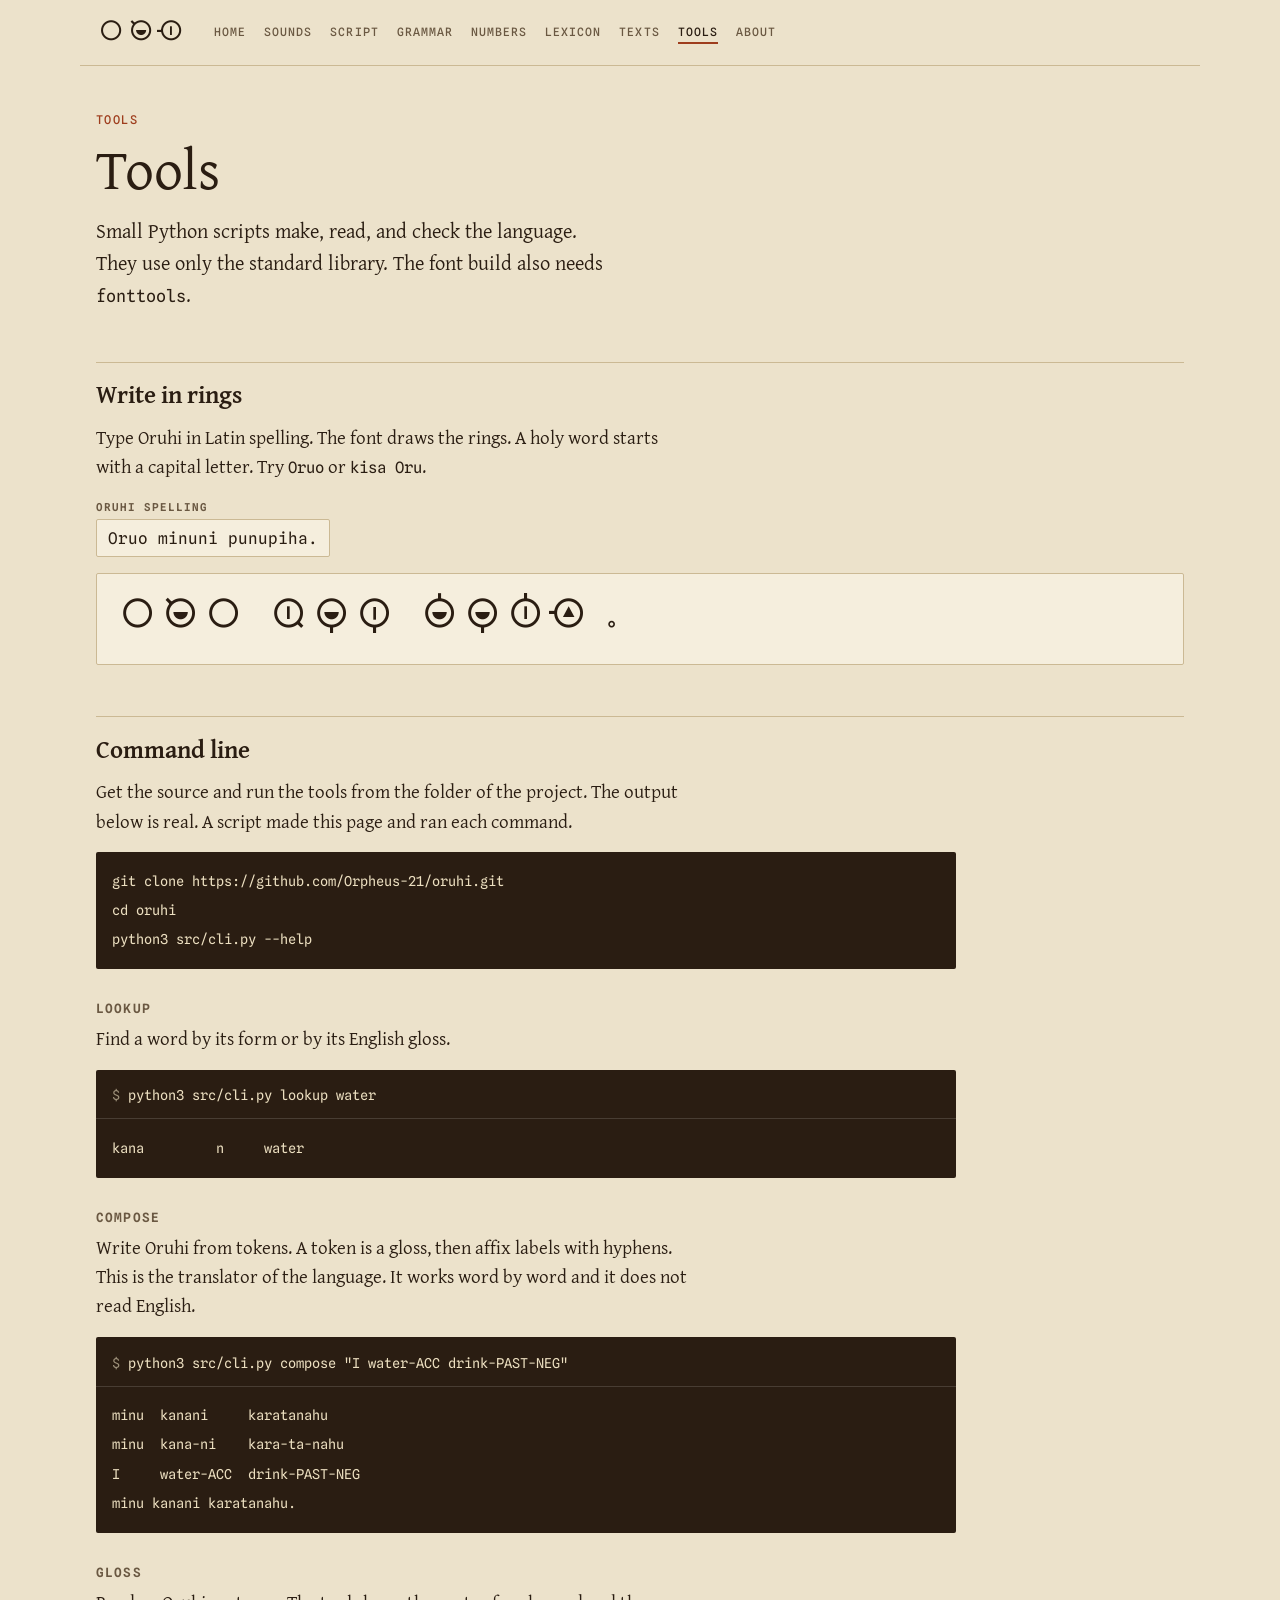
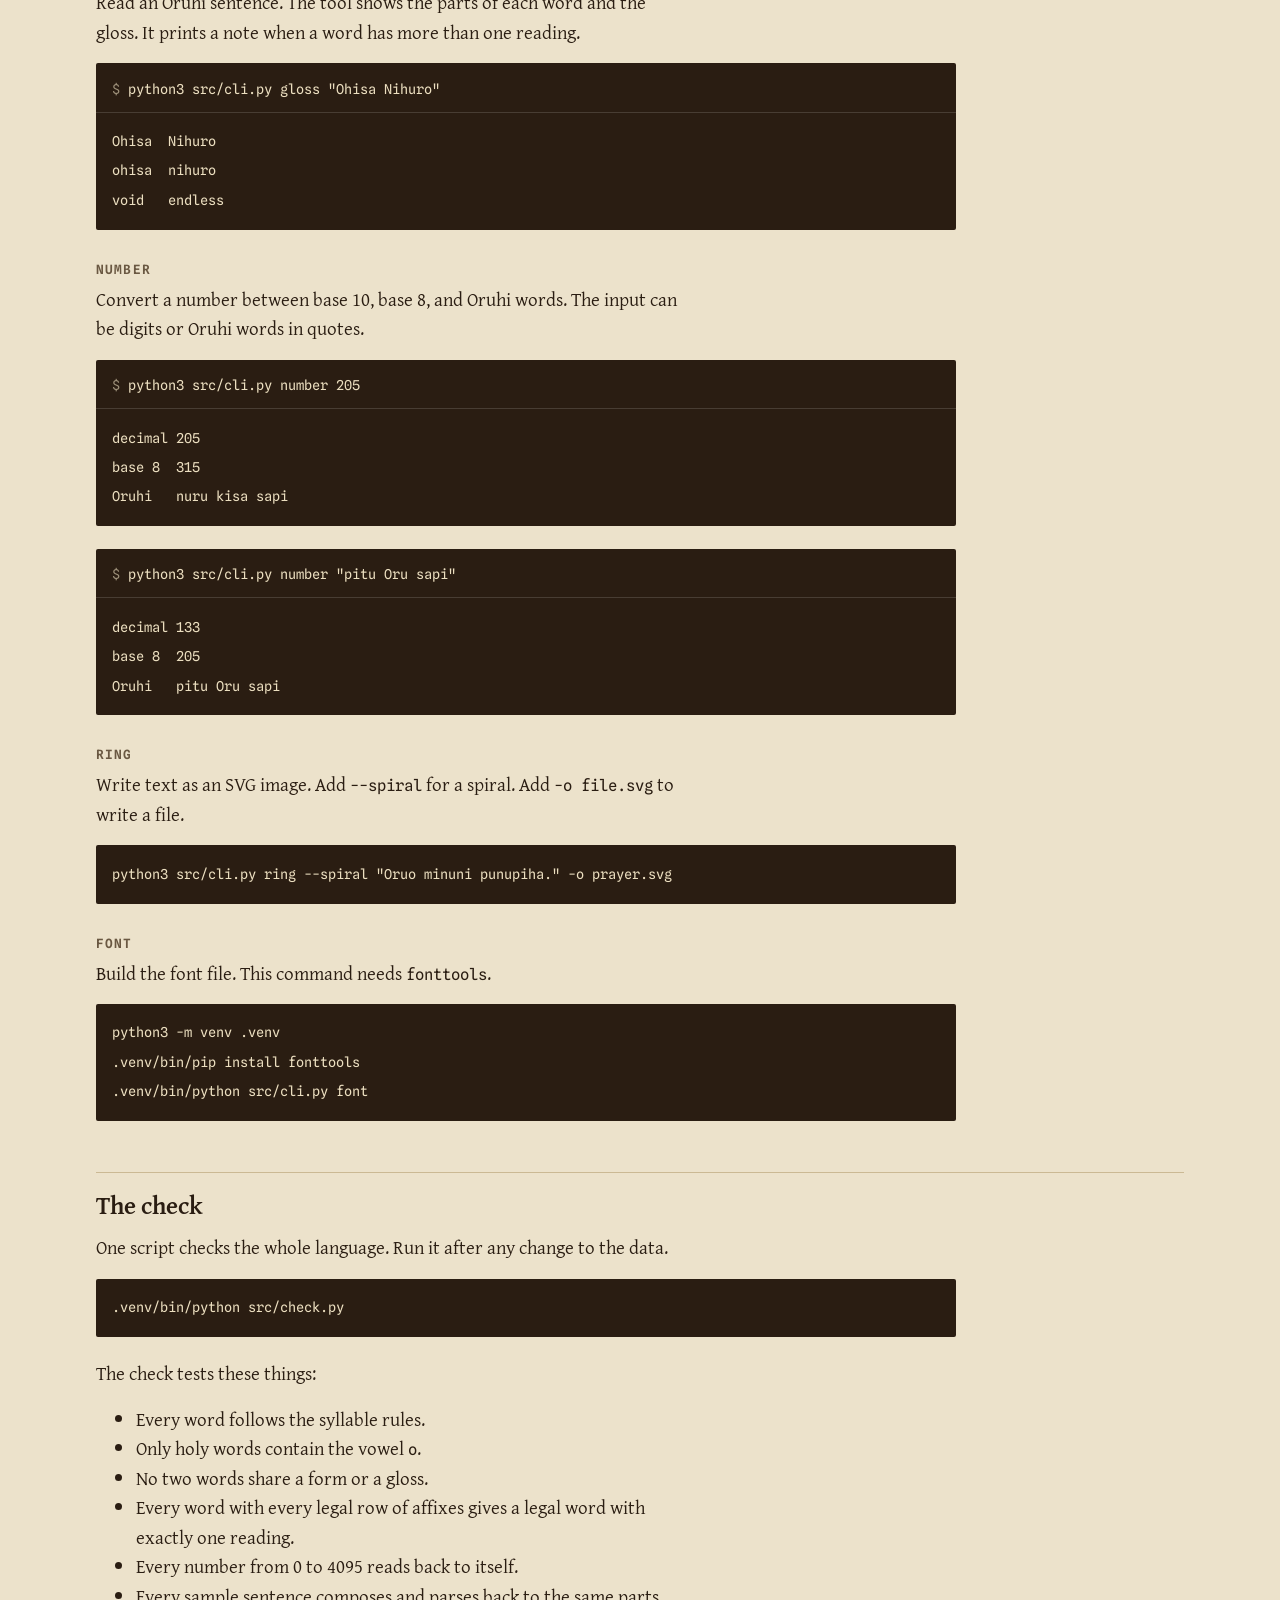
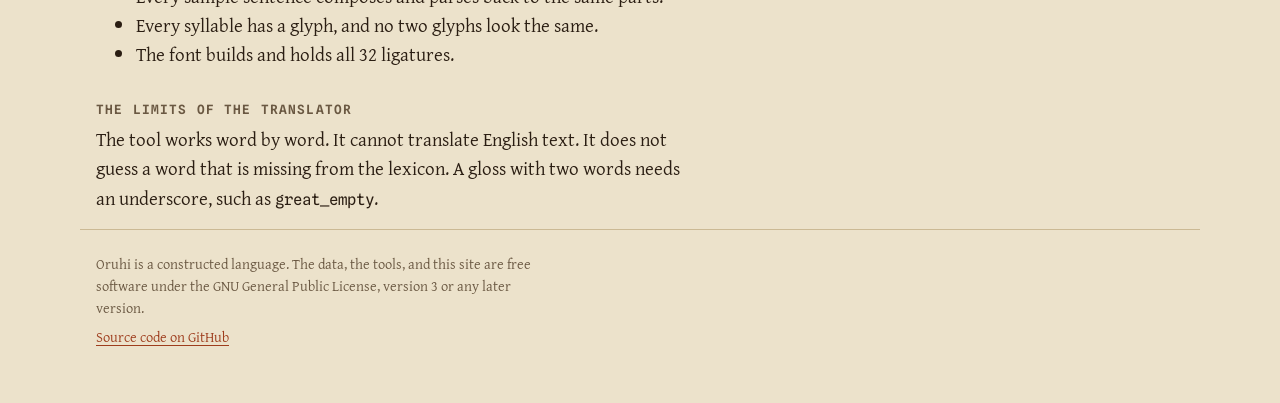
<file: docs/tools.html>
<!doctype html>
<html lang="en">
<head>
<meta charset="utf-8">
<meta name="viewport" content="width=device-width, initial-scale=1">
<title>Tools for Oruhi</title>
<meta name="description" content="The command line tools for Oruhi, with real output: lookup, compose, gloss, number, ring, and font. A box in the page writes the ring script.">
<link rel="preconnect" href="https://fonts.googleapis.com">
<link rel="preconnect" href="https://fonts.gstatic.com" crossorigin>
<link href="https://fonts.googleapis.com/css2?family=Gentium+Plus:ital,wght@0,400;0,700;1,400&amp;family=Spline+Sans+Mono:wght@400;500;600&amp;display=swap" rel="stylesheet">
<link rel="stylesheet" href="style.css">
<link rel="icon" href="img/favicon.svg" type="image/svg+xml">
</head>
<body>
<a class="skip" href="#main">Skip to the content</a>
<!--gen:nav--><nav class="site" aria-label="Pages"><a class="brand" href="index.html"><span class="ring" lang="x-oruhi">Oruhi</span><span class="sr">Oruhi</span></a><ul><li><a href="index.html">Home</a></li><li><a href="sounds.html">Sounds</a></li><li><a href="script.html">Script</a></li><li><a href="grammar.html">Grammar</a></li><li><a href="numbers.html">Numbers</a></li><li><a href="lexicon.html">Lexicon</a></li><li><a href="texts.html">Texts</a></li><li><a href="tools.html" aria-current="page">Tools</a></li><li><a href="about.html">About</a></li></ul></nav><!--/gen:nav-->
<main id="main" class="wrap">
  <p class="kicker">Tools</p>
  <h1>Tools</h1>
  <p class="lead">Small Python scripts make, read, and check the language. They use only the standard library. The font build also needs <code>fonttools</code>.</p>

  <h2>Write in rings</h2>
  <p>Type Oruhi in Latin spelling. The font draws the rings. A holy word starts with a capital letter. Try <code>Oruo</code> or <code>kisa Oru</code>.</p>
  <div class="controls">
    <div><label for="try-in">Oruhi spelling</label><input id="try-in" type="text" value="Oruo minuni punupiha." autocomplete="off" spellcheck="false"></div>
  </div>
  <div class="out" aria-live="polite">
    <span class="ring" id="try-out" lang="x-oruhi"></span>
    <p id="try-msg"></p>
  </div>

  <h2>Command line</h2>
  <p>Get the source and run the tools from the folder of the project. The output below is real. A script made this page and ran each command.</p>
  <pre class="plain"><code>git clone https://github.com/Orpheus-21/oruhi.git
cd oruhi
python3 src/cli.py --help</code></pre>

  <h3>lookup</h3>
  <p>Find a word by its form or by its English gloss.</p>
  <!--gen:cli lookup--><figure class="term"><figcaption><code>python3 src/cli.py lookup water</code></figcaption><pre><code>kana         n     water</code></pre></figure><!--/gen:cli-->
  <h3>compose</h3>
  <p>Write Oruhi from tokens. A token is a gloss, then affix labels with hyphens. This is the translator of the language. It works word by word and it does not read English.</p>
  <!--gen:cli compose--><figure class="term"><figcaption><code>python3 src/cli.py compose &quot;I water-ACC drink-PAST-NEG&quot;</code></figcaption><pre><code>minu  kanani     karatanahu
minu  kana-ni    kara-ta-nahu
I     water-ACC  drink-PAST-NEG
minu kanani karatanahu.</code></pre></figure><!--/gen:cli-->
  <h3>gloss</h3>
  <p>Read an Oruhi sentence. The tool shows the parts of each word and the gloss. It prints a note when a word has more than one reading.</p>
  <!--gen:cli gloss--><figure class="term"><figcaption><code>python3 src/cli.py gloss &quot;Ohisa Nihuro&quot;</code></figcaption><pre><code>Ohisa  Nihuro
ohisa  nihuro
void   endless</code></pre></figure><!--/gen:cli-->
  <h3>number</h3>
  <p>Convert a number between base 10, base 8, and Oruhi words. The input can be digits or Oruhi words in quotes.</p>
  <!--gen:cli number--><figure class="term"><figcaption><code>python3 src/cli.py number 205</code></figcaption><pre><code>decimal 205
base 8  315
Oruhi   nuru kisa sapi</code></pre></figure><figure class="term"><figcaption><code>python3 src/cli.py number &quot;pitu Oru sapi&quot;</code></figcaption><pre><code>decimal 133
base 8  205
Oruhi   pitu Oru sapi</code></pre></figure><!--/gen:cli-->

  <h3>ring</h3>
  <p>Write text as an SVG image. Add <code>--spiral</code> for a spiral. Add <code>-o file.svg</code> to write a file.</p>
  <pre class="plain"><code>python3 src/cli.py ring --spiral "Oruo minuni punupiha." -o prayer.svg</code></pre>
  <h3>font</h3>
  <p>Build the font file. This command needs <code>fonttools</code>.</p>
  <pre class="plain"><code>python3 -m venv .venv
.venv/bin/pip install fonttools
.venv/bin/python src/cli.py font</code></pre>

  <h2>The check</h2>
  <p>One script checks the whole language. Run it after any change to the data.</p>
  <pre class="plain"><code>.venv/bin/python src/check.py</code></pre>
  <p>The check tests these things:</p>
  <ul class="plain">
    <li>Every word follows the syllable rules.</li>
    <li>Only holy words contain the vowel <code>o</code>.</li>
    <li>No two words share a form or a gloss.</li>
    <li>Every word with every legal row of affixes gives a legal word with exactly one reading.</li>
    <li>Every number from 0 to 4095 reads back to itself.</li>
    <li>Every sample sentence composes and parses back to the same parts.</li>
    <li>Every syllable has a glyph, and no two glyphs look the same.</li>
    <li>The font builds and holds all 32 ligatures.</li>
  </ul>
  <h3>The limits of the translator</h3>
  <p>The tool works word by word. It cannot translate English text. It does not guess a word that is missing from the lexicon. A gloss with two words needs an underscore, such as <code>great_empty</code>.</p>
</main>
<!--gen:footer--><footer class="site"><p>Oruhi is a constructed language. The data, the tools, and this site are free software under the GNU General Public License, version 3 or any later version.</p><p><a href="https://github.com/Orpheus-21/oruhi">Source code on GitHub</a></p></footer><!--/gen:footer-->
<script src="oruhi.js"></script>
</body>
</html>
</file>
<file: docs/style.css>
/*
  Design brief
  Character: a clay tablet reference. Austere, exact, warm.
  Type:      Gentium Plus for text. SIL drew it for linguists, and it has full IPA.
             Spline Sans Mono for forms, labels, and commands.
  Palette:   clay ground, umber ink, one kiln red accent, one reed green for notes.
             The dark palette is dark clay and follows prefers-color-scheme.
  Grid:      the page is 1120px wide. Prose keeps a 66 character measure.
             Tables and glossed lines may run wider than prose.
  Signature: the ring script is real Latin text drawn by the font "Oruhi Ring".
             A spiral prayer is the hero. Each text line sits above its gloss.
*/

@font-face {
  font-family: "Oruhi Ring";
  src: url("fonts/oruhi-ring.ttf") format("truetype");
  font-display: swap;
}

:root {
  --ground: #ece2cb;
  --panel: #f5eedd;
  --ink: #2a1d12;
  --muted: #6a5842;
  --rule: #cbb994;
  --accent: #9e3d1d;
  --reed: #40594a;
  --night: #2a1d12;
  --night-ink: #ecdfc0;
  --serif: "Gentium Plus", "Gentium Book Plus", Georgia, "Times New Roman", serif;
  --mono: "Spline Sans Mono", "DejaVu Sans Mono", Menlo, Consolas, monospace;
}

@media (prefers-color-scheme: dark) {
  :root {
    --ground: #1a130e;
    --panel: #231a13;
    --ink: #ecdfc6;
    --muted: #a8977b;
    --rule: #40311f;
    --accent: #e58a5c;
    --reed: #8fb39d;
    --night: #110c08;
    --night-ink: #ecdfc6;
  }
}

* { box-sizing: border-box; }

html { -webkit-text-size-adjust: 100%; }

body {
  margin: 0;
  background: var(--ground);
  color: var(--ink);
  font: 19px/1.55 var(--serif);
}

.wrap { max-width: 1120px; margin: 0 auto; padding: 0 16px; }

a { color: var(--accent); text-underline-offset: 3px; }
a:focus-visible, input:focus-visible, select:focus-visible { outline: 3px solid var(--accent); outline-offset: 3px; }

.skip { position: absolute; left: -999px; top: 8px; }
.skip:focus { left: 16px; background: var(--panel); padding: 0.4rem 0.8rem; z-index: 10; }
.sr { position: absolute; width: 1px; height: 1px; overflow: hidden; clip: rect(0 0 0 0); white-space: nowrap; }

/* the ring script: Latin letters that the font turns into rings */
.ring { font-family: "Oruhi Ring", var(--serif); font-weight: 400; font-style: normal; font-size: 1.9rem; line-height: 1.1; white-space: nowrap; }  /* no letter-spacing: it turns the ligatures off */
.ring.big { font-size: 2.6rem; }
.ring.line { font-size: 2.5rem; line-height: 1.3; white-space: normal; margin-bottom: 0.4rem; }

code, .lab, .f, .s { font-family: var(--mono); font-size: 0.82em; }
code.holy { color: var(--accent); }
.lab { font-size: 0.7em; letter-spacing: 0.05em; color: var(--reed); }

/* header */
nav.site { max-width: 1120px; margin: 0 auto; padding: 14px 16px; display: flex; flex-wrap: wrap; align-items: center; gap: 8px 28px; border-bottom: 1px solid var(--rule); }
nav.site .brand { display: flex; align-items: center; gap: 10px; text-decoration: none; color: var(--ink); }
nav.site .brand .ring { font-size: 2.1rem; }
nav.site ul { list-style: none; margin: 0; padding: 0; display: flex; flex-wrap: wrap; gap: 4px 18px; }
nav.site li a { display: block; padding: 6px 0 4px; font: 500 0.72rem/1 var(--mono); letter-spacing: 0.09em; text-transform: uppercase; color: var(--muted); text-decoration: none; border-bottom: 2px solid transparent; }
nav.site li a:hover { color: var(--ink); }
nav.site li a[aria-current="page"] { color: var(--ink); border-bottom-color: var(--accent); }

main { padding-bottom: 3rem; }

/* headings and prose */
h1 { font-weight: 400; font-size: clamp(2.2rem, 5.5vw, 3.6rem); line-height: 1.08; letter-spacing: -0.01em; margin: 3rem 0 1rem; max-width: 18ch; }
h2 { font-weight: 700; font-size: 1.55rem; line-height: 1.2; margin: 3.2rem 0 0.8rem; padding-top: 1.1rem; border-top: 1px solid var(--rule); }
h3 { font: 600 0.8rem/1.3 var(--mono); letter-spacing: 0.09em; text-transform: uppercase; color: var(--muted); margin: 2rem 0 0.4rem; }
p, ul.plain, ol.plain { max-width: 66ch; margin: 0 0 1rem; }
.kicker { font: 500 0.75rem/1 var(--mono); letter-spacing: 0.12em; text-transform: uppercase; color: var(--accent); margin: 3rem 0 0; }
.kicker + h1 { margin-top: 0.7rem; }
.lead { font-size: 1.28rem; max-width: 52ch; color: var(--ink); }
.note { border-left: 3px solid var(--reed); padding: 0.1rem 0 0.1rem 1rem; max-width: 62ch; color: var(--muted); }

/* tablet: the hero specimen */
.hero { display: grid; gap: 2rem; align-items: center; }
.tablet { background: var(--panel); border: 1px solid var(--rule); border-radius: 3px; box-shadow: inset 0 0 0 7px var(--panel), inset 0 0 0 8px var(--rule); padding: 2.2rem 1.6rem 1.6rem; text-align: left; }
.tablet .ring { font-size: clamp(4rem, 13vw, 6.4rem); line-height: 1; display: block; }
.tablet .gl-line { font: 0.9rem/1.5 var(--mono); margin: 1rem 0 0.2rem; }
.tablet p { font-size: 0.95rem; color: var(--muted); margin: 0.3rem 0 0; }

@media (min-width: 860px) { .hero { grid-template-columns: 1.15fr 1fr; } }

/* band: full width, one different shape */
.band { background: var(--panel); border-top: 1px solid var(--rule); border-bottom: 1px solid var(--rule); margin: 3.5rem 0 0; padding: 2.5rem 0; }
.band .wrap { display: grid; gap: 2rem; align-items: center; }
.band h2 { border: 0; margin: 0 0 0.6rem; padding: 0; }
.spiral { width: min(100%, 560px); height: auto; margin: 0 auto; display: block; color: var(--ink); }
@media (min-width: 860px) { .band .wrap { grid-template-columns: 1fr 1.1fr; } }

/* numbered facts */
ol.facts { list-style: none; counter-reset: none; margin: 1.5rem 0 0; padding: 0; display: grid; gap: 0; max-width: none; }
ol.facts li { display: grid; grid-template-columns: 3.4rem 1fr; gap: 0.2rem 1.2rem; padding: 1rem 0; border-top: 1px solid var(--rule); max-width: 78ch; }
ol.facts li:last-child { border-bottom: 1px solid var(--rule); }
ol.facts .ring { font-size: 2.2rem; }
ol.facts strong { font-weight: 700; }

/* page map */
dl.map { display: grid; grid-template-columns: 1fr; gap: 0; margin: 1.5rem 0 0; }
dl.map dt { font: 600 0.8rem/1.3 var(--mono); letter-spacing: 0.08em; text-transform: uppercase; padding-top: 1rem; border-top: 1px solid var(--rule); }
dl.map dd { margin: 0.2rem 0 1rem; max-width: 60ch; color: var(--muted); }
@media (min-width: 760px) {
  dl.map { grid-template-columns: 10rem 1fr; }
  dl.map dt, dl.map dd { padding-top: 0.9rem; margin: 0; border-top: 1px solid var(--rule); }
  dl.map dd { padding-bottom: 0.9rem; }
}

/* tables */
.tbl { overflow-x: auto; margin: 1rem 0 1.6rem; border-top: 2px solid var(--ink); border-bottom: 1px solid var(--rule); }
table { border-collapse: collapse; width: 100%; font-size: 0.95rem; }
th { font: 600 0.68rem/1.2 var(--mono); letter-spacing: 0.09em; text-transform: uppercase; text-align: left; color: var(--muted); padding: 0.7rem 0.9rem 0.5rem 0; border-bottom: 1px solid var(--rule); white-space: nowrap; }
td { padding: 0.45rem 0.9rem 0.45rem 0; border-bottom: 1px solid var(--rule); vertical-align: middle; }
tr:last-child td { border-bottom: 0; }
table.chart td, table.chart th { text-align: center; }
table.chart td:first-child, table.chart th:first-child, table.chart td:nth-child(2), table.chart th:nth-child(2) { text-align: left; }
.cell { display: inline-flex; flex-direction: column; align-items: center; gap: 2px; }
.cell .ring { font-size: 2.1rem; }
table.lex .ring { font-size: 1.7rem; }
table.lex tbody tr:hover { background: var(--panel); }

/* controls */
.controls { display: flex; flex-wrap: wrap; gap: 0.8rem; align-items: end; margin: 1.2rem 0 0; }
label { font: 600 0.68rem/1.2 var(--mono); letter-spacing: 0.09em; text-transform: uppercase; color: var(--muted); display: block; margin-bottom: 0.3rem; }
input[type="text"], input[type="search"], select { font: 1rem var(--mono); color: var(--ink); background: var(--panel); border: 1px solid var(--rule); border-radius: 2px; padding: 0.55rem 0.7rem; min-width: 0; }
input[type="text"], input[type="search"] { width: min(100%, 26rem); }
.out { margin: 1rem 0 0; padding: 1rem 1.2rem; background: var(--panel); border: 1px solid var(--rule); border-radius: 2px; min-height: 5rem; }
.out .ring { font-size: 3rem; white-space: normal; display: block; }
.out p { margin: 0.3rem 0 0; color: var(--muted); font-size: 0.95rem; }
.out p.bad { color: var(--accent); }

/* glossed sentences: the ring line over a gloss in columns */
figure.sent { margin: 0; padding: 1.3rem 0; border-top: 1px solid var(--rule); max-width: none; }
.gl { display: flex; flex-wrap: wrap; gap: 0.3rem 1.3rem; margin: 0.3rem 0 0.6rem; }
.w { display: flex; flex-direction: column; }
.w .f { font-weight: 600; font-size: 0.95rem; }
.w .s { color: var(--muted); font-size: 0.78rem; }
.w .g { font-style: italic; font-size: 0.95rem; }
.w .g .lab { font-style: normal; }
figure.sent figcaption { font-size: 1.02rem; max-width: 66ch; }
p.about { color: var(--muted); }

/* commands and their real output */
figure.term { margin: 0 0 1.4rem; background: var(--night); color: var(--night-ink); border-radius: 2px; max-width: 860px; }
figure.term figcaption { padding: 0.6rem 1rem; border-bottom: 1px solid rgba(255,255,255,0.14); }
figure.term figcaption code::before { content: "$ "; opacity: 0.6; }
figure.term pre, pre.plain { margin: 0; padding: 0.9rem 1rem; overflow-x: auto; }
pre.plain { background: var(--night); color: var(--night-ink); border-radius: 2px; max-width: 860px; margin-bottom: 1.4rem; }
figure.term code, pre.plain code { font-size: 0.85rem; line-height: 1.5; }

.wheel { width: min(100%, 420px); height: auto; display: block; margin: 1rem 0; color: var(--ink); }
.wheel text { font: 600 118px var(--mono); fill: var(--accent); }

footer.site { max-width: 1120px; margin: 0 auto; padding: 1.4rem 16px 3rem; border-top: 1px solid var(--rule); color: var(--muted); font-size: 0.9rem; }
footer.site p { margin: 0 0 0.4rem; }

@media (max-width: 560px) {
  body { font-size: 18px; }
  .ring.line { font-size: 2rem; }
  ol.facts li { grid-template-columns: 2.6rem 1fr; gap: 0.2rem 0.8rem; }
}
</file>
